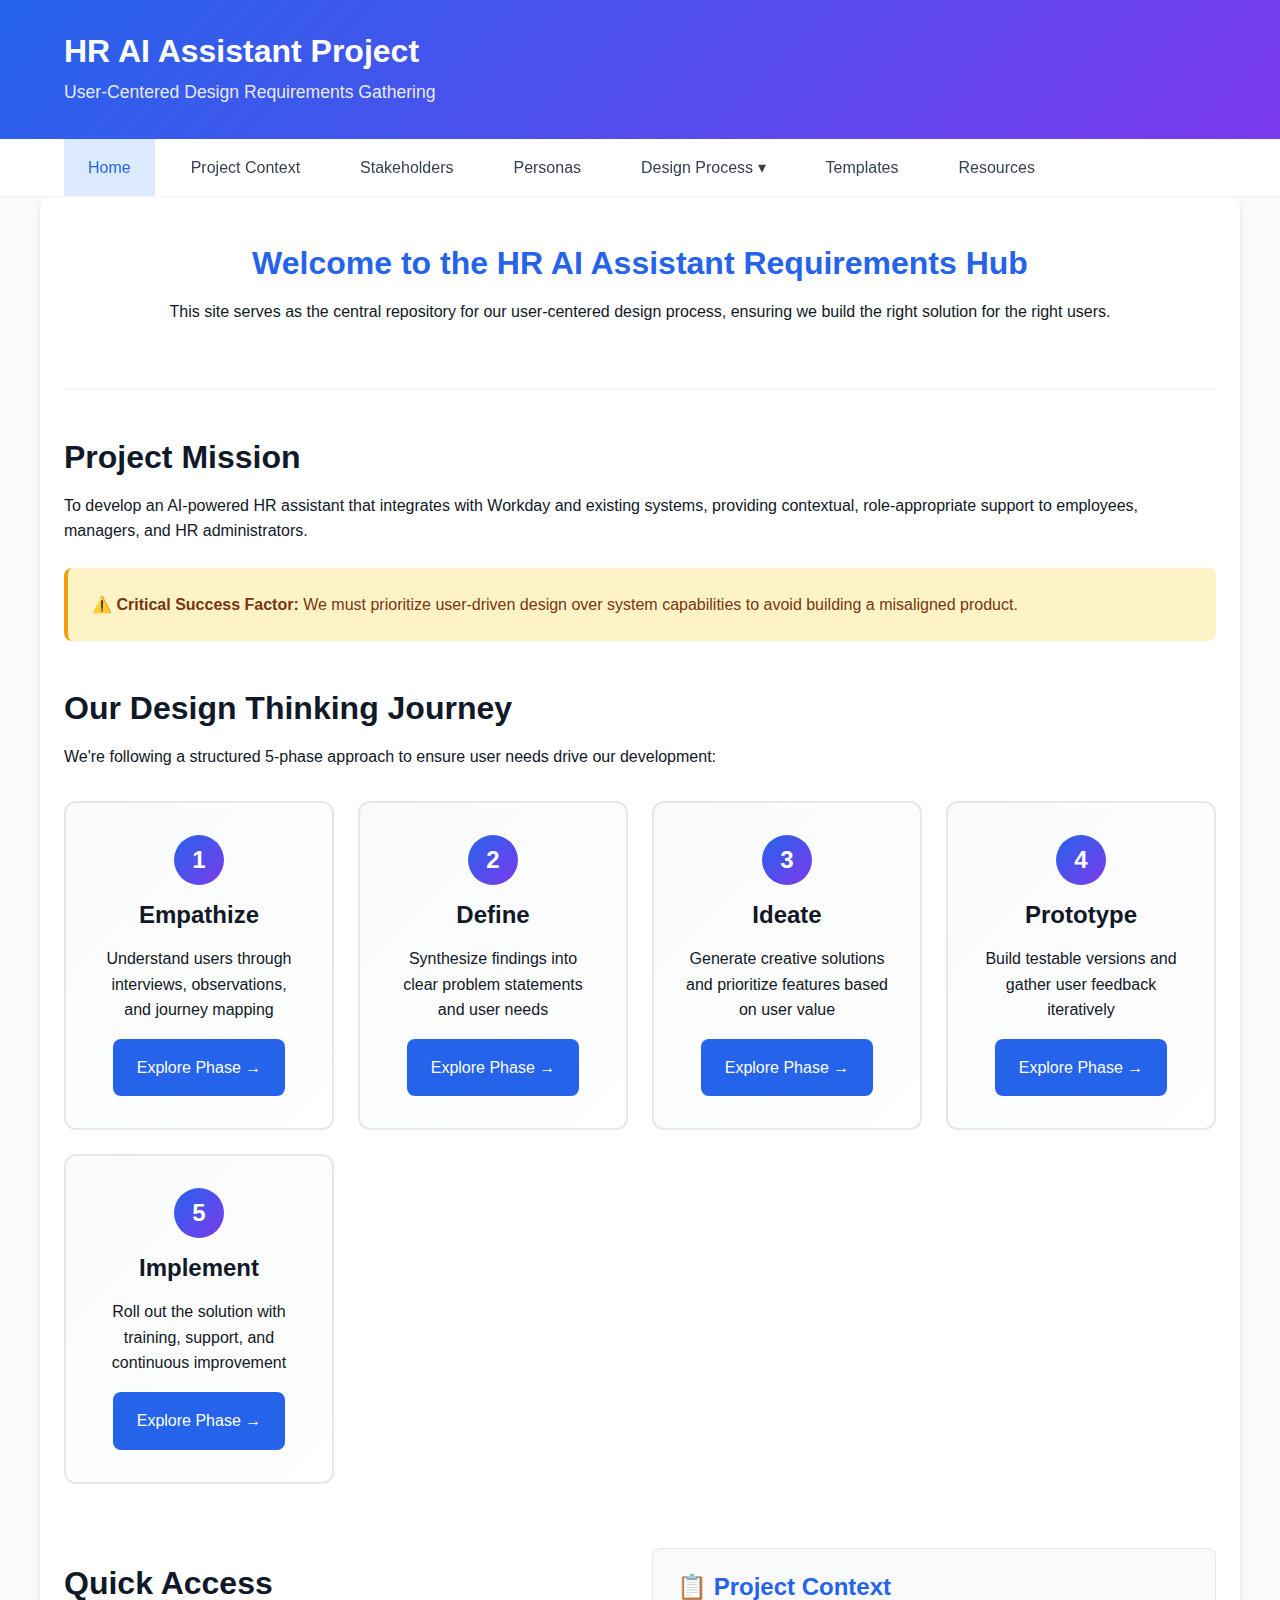
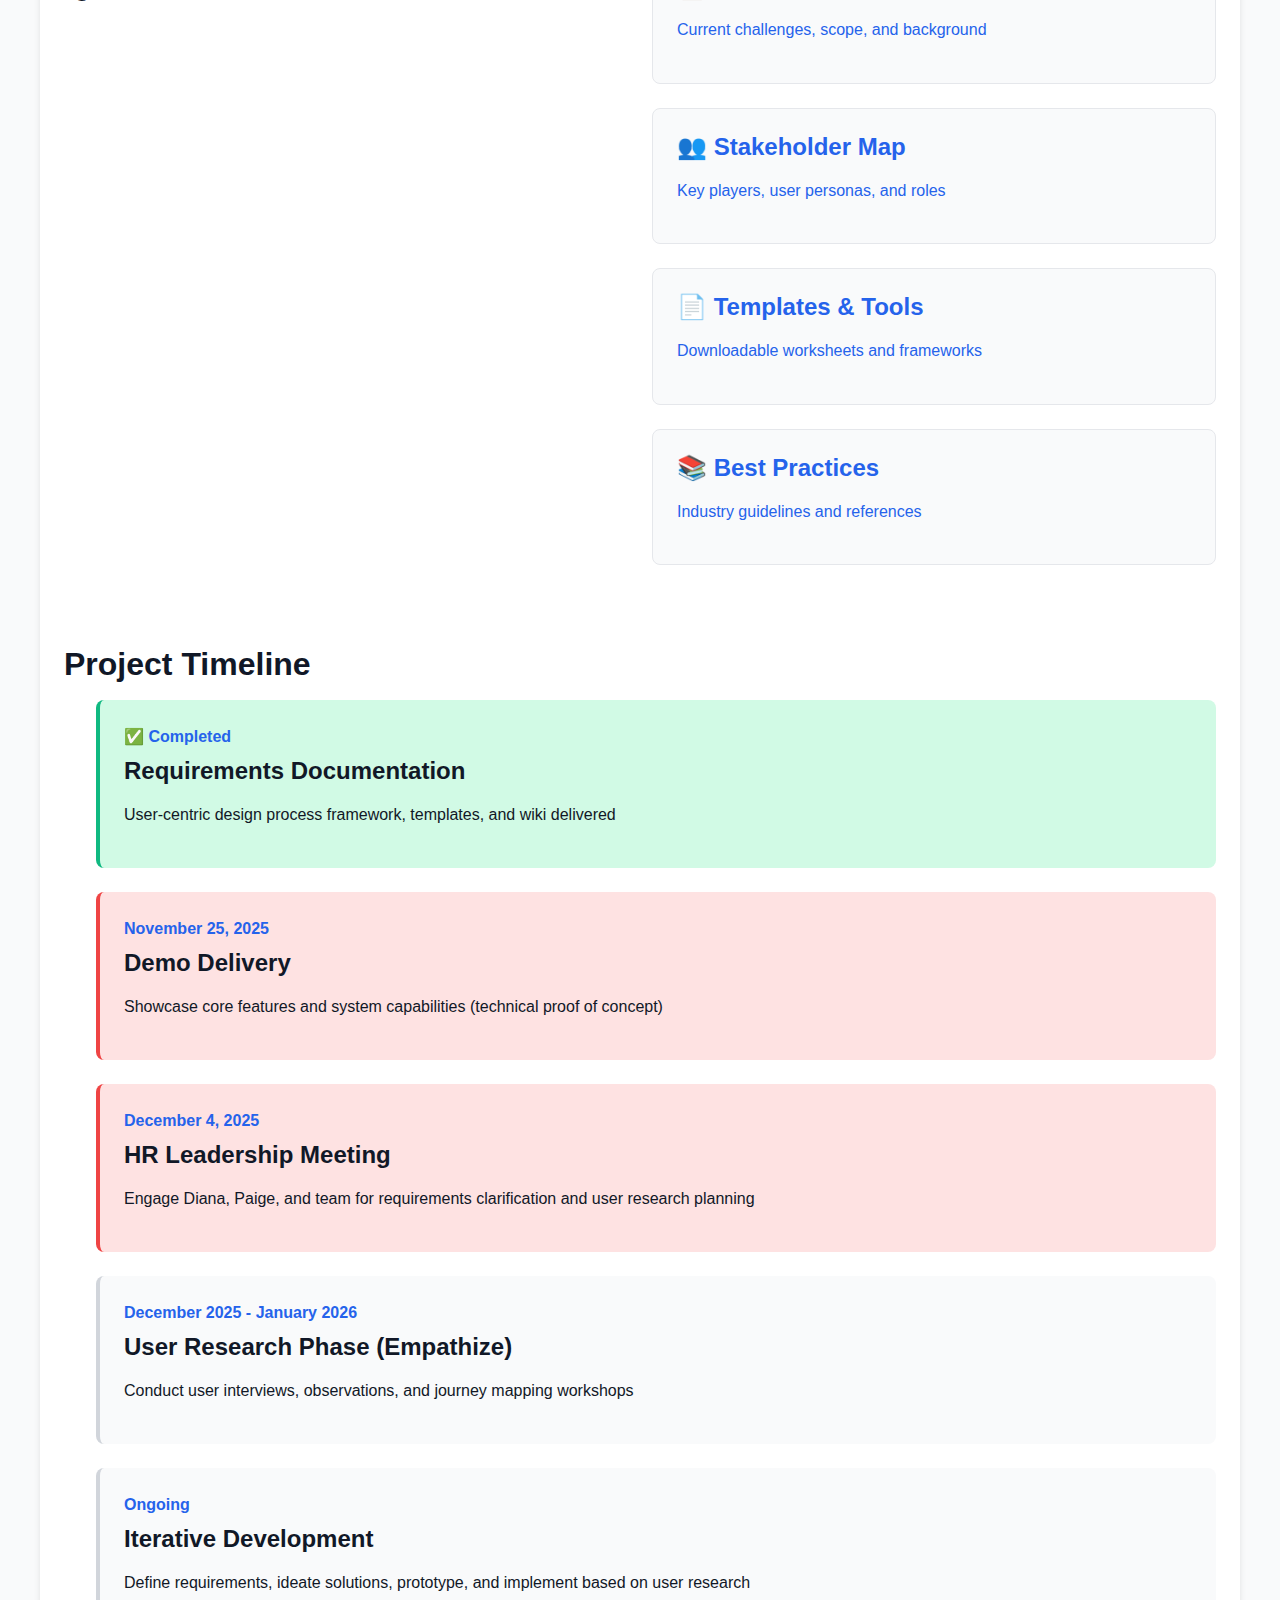
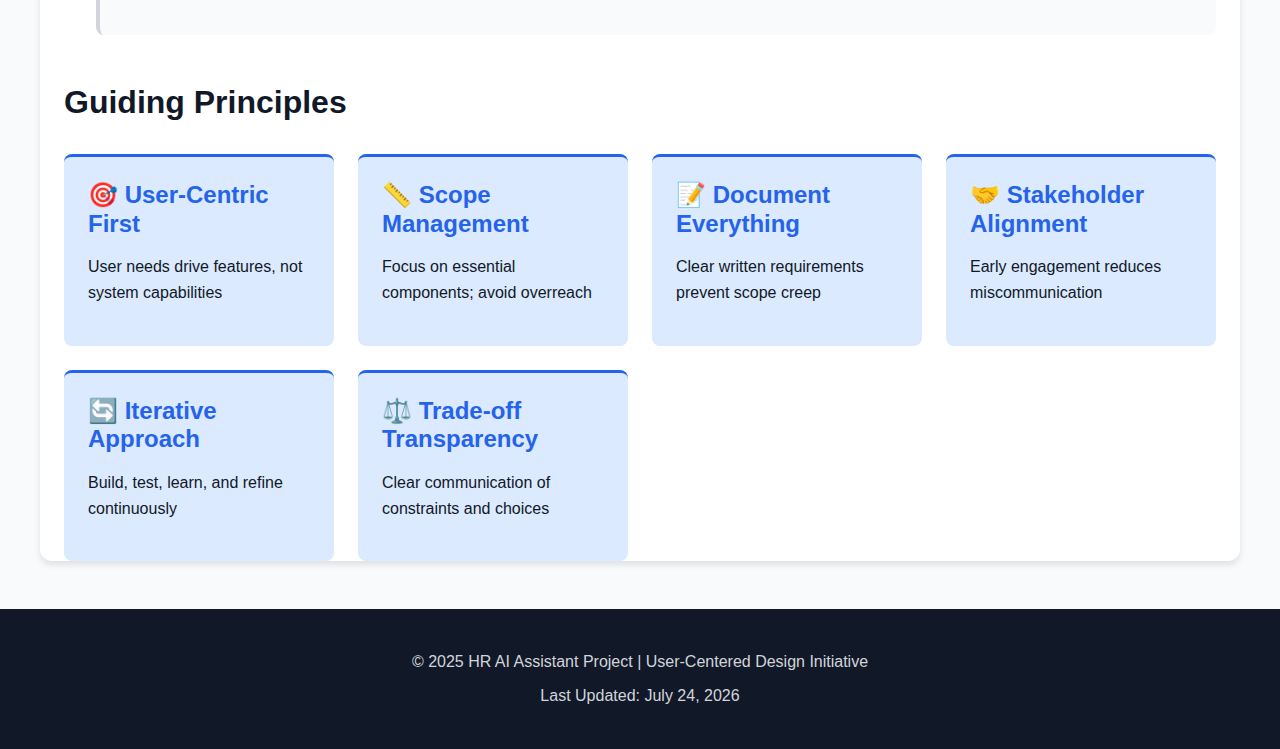
<file: index.html>
<!DOCTYPE html>
<html lang="en">
<head>
    <meta charset="UTF-8">
    <meta name="viewport" content="width=device-width, initial-scale=1.0">
    <title>HR AI Assistant - User-Centered Design Requirements</title>
    <link rel="stylesheet" href="css/style.css">
</head>
<body>
    <header>
        <div class="container">
            <h1>HR AI Assistant Project</h1>
            <p class="tagline">User-Centered Design Requirements Gathering</p>
        </div>
    </header>

    <nav>
        <div class="container">
            <ul>
                <li><a href="index.html" class="active">Home</a></li>
                <li><a href="context.html">Project Context</a></li>
                <li><a href="stakeholders.html">Stakeholders</a></li>
                <li><a href="personas.html">Personas</a></li>
                <li class="dropdown">
                    <a href="#" class="dropbtn">Design Process ▾</a>
                    <div class="dropdown-content">
                        <a href="phase1-empathize.html">1. Empathize</a>
                        <a href="phase2-define.html">2. Define</a>
                        <a href="phase3-ideate.html">3. Ideate</a>
                        <a href="phase4-prototype.html">4. Prototype</a>
                        <a href="phase5-implement.html">5. Implement</a>
                    </div>
                </li>
                <li><a href="templates.html">Templates</a></li>
                <li><a href="resources.html">Resources</a></li>
            </ul>
        </div>
    </nav>

    <main class="container">
        <section class="hero">
            <h2>Welcome to the HR AI Assistant Requirements Hub</h2>
            <p>This site serves as the central repository for our user-centered design process, ensuring we build the right solution for the right users.</p>
        </section>

        <section class="overview">
            <h2>Project Mission</h2>
            <p>To develop an AI-powered HR assistant that integrates with Workday and existing systems, providing contextual, role-appropriate support to employees, managers, and HR administrators.</p>

            <div class="alert warning">
                <strong>⚠️ Critical Success Factor:</strong> We must prioritize user-driven design over system capabilities to avoid building a misaligned product.
            </div>
        </section>

        <section class="design-thinking-process">
            <h2>Our Design Thinking Journey</h2>
            <p>We're following a structured 5-phase approach to ensure user needs drive our development:</p>

            <div class="process-grid">
                <div class="process-card">
                    <div class="phase-number">1</div>
                    <h3>Empathize</h3>
                    <p>Understand users through interviews, observations, and journey mapping</p>
                    <a href="phase1-empathize.html" class="btn">Explore Phase →</a>
                </div>

                <div class="process-card">
                    <div class="phase-number">2</div>
                    <h3>Define</h3>
                    <p>Synthesize findings into clear problem statements and user needs</p>
                    <a href="phase2-define.html" class="btn">Explore Phase →</a>
                </div>

                <div class="process-card">
                    <div class="phase-number">3</div>
                    <h3>Ideate</h3>
                    <p>Generate creative solutions and prioritize features based on user value</p>
                    <a href="phase3-ideate.html" class="btn">Explore Phase →</a>
                </div>

                <div class="process-card">
                    <div class="phase-number">4</div>
                    <h3>Prototype</h3>
                    <p>Build testable versions and gather user feedback iteratively</p>
                    <a href="phase4-prototype.html" class="btn">Explore Phase →</a>
                </div>

                <div class="process-card">
                    <div class="phase-number">5</div>
                    <h3>Implement</h3>
                    <p>Roll out the solution with training, support, and continuous improvement</p>
                    <a href="phase5-implement.html" class="btn">Explore Phase →</a>
                </div>
            </div>
        </section>

        <section class="quick-links">
            <h2>Quick Access</h2>
            <div class="links-grid">
                <a href="context.html" class="quick-link-card">
                    <h3>📋 Project Context</h3>
                    <p>Current challenges, scope, and background</p>
                </a>

                <a href="stakeholders.html" class="quick-link-card">
                    <h3>👥 Stakeholder Map</h3>
                    <p>Key players, user personas, and roles</p>
                </a>

                <a href="templates.html" class="quick-link-card">
                    <h3>📄 Templates & Tools</h3>
                    <p>Downloadable worksheets and frameworks</p>
                </a>

                <a href="resources.html" class="quick-link-card">
                    <h3>📚 Best Practices</h3>
                    <p>Industry guidelines and references</p>
                </a>
            </div>
        </section>

        <section class="timeline">
            <h2>Project Timeline</h2>
            <div class="timeline-container">
                <div class="timeline-item" style="background-color: #d1fae5; border-left-color: #10b981;">
                    <div class="timeline-date">✅ Completed</div>
                    <div class="timeline-content">
                        <h3>Requirements Documentation</h3>
                        <p>User-centric design process framework, templates, and wiki delivered</p>
                    </div>
                </div>

                <div class="timeline-item urgent">
                    <div class="timeline-date">November 25, 2025</div>
                    <div class="timeline-content">
                        <h3>Demo Delivery</h3>
                        <p>Showcase core features and system capabilities (technical proof of concept)</p>
                    </div>
                </div>

                <div class="timeline-item urgent">
                    <div class="timeline-date">December 4, 2025</div>
                    <div class="timeline-content">
                        <h3>HR Leadership Meeting</h3>
                        <p>Engage Diana, Paige, and team for requirements clarification and user research planning</p>
                    </div>
                </div>

                <div class="timeline-item">
                    <div class="timeline-date">December 2025 - January 2026</div>
                    <div class="timeline-content">
                        <h3>User Research Phase (Empathize)</h3>
                        <p>Conduct user interviews, observations, and journey mapping workshops</p>
                    </div>
                </div>

                <div class="timeline-item">
                    <div class="timeline-date">Ongoing</div>
                    <div class="timeline-content">
                        <h3>Iterative Development</h3>
                        <p>Define requirements, ideate solutions, prototype, and implement based on user research</p>
                    </div>
                </div>
            </div>
        </section>

        <section class="key-principles">
            <h2>Guiding Principles</h2>
            <div class="principles-grid">
                <div class="principle">
                    <h3>🎯 User-Centric First</h3>
                    <p>User needs drive features, not system capabilities</p>
                </div>

                <div class="principle">
                    <h3>📏 Scope Management</h3>
                    <p>Focus on essential components; avoid overreach</p>
                </div>

                <div class="principle">
                    <h3>📝 Document Everything</h3>
                    <p>Clear written requirements prevent scope creep</p>
                </div>

                <div class="principle">
                    <h3>🤝 Stakeholder Alignment</h3>
                    <p>Early engagement reduces miscommunication</p>
                </div>

                <div class="principle">
                    <h3>🔄 Iterative Approach</h3>
                    <p>Build, test, learn, and refine continuously</p>
                </div>

                <div class="principle">
                    <h3>⚖️ Trade-off Transparency</h3>
                    <p>Clear communication of constraints and choices</p>
                </div>
            </div>
        </section>
    </main>

    <footer>
        <div class="container">
            <p>&copy; 2025 HR AI Assistant Project | User-Centered Design Initiative</p>
            <p>Last Updated: <span id="lastUpdated"></span></p>
        </div>
    </footer>

    <script>
        // Display last updated date
        document.getElementById('lastUpdated').textContent = new Date().toLocaleDateString('en-US', {
            year: 'numeric',
            month: 'long',
            day: 'numeric'
        });
    </script>
</body>
</html>
</file>
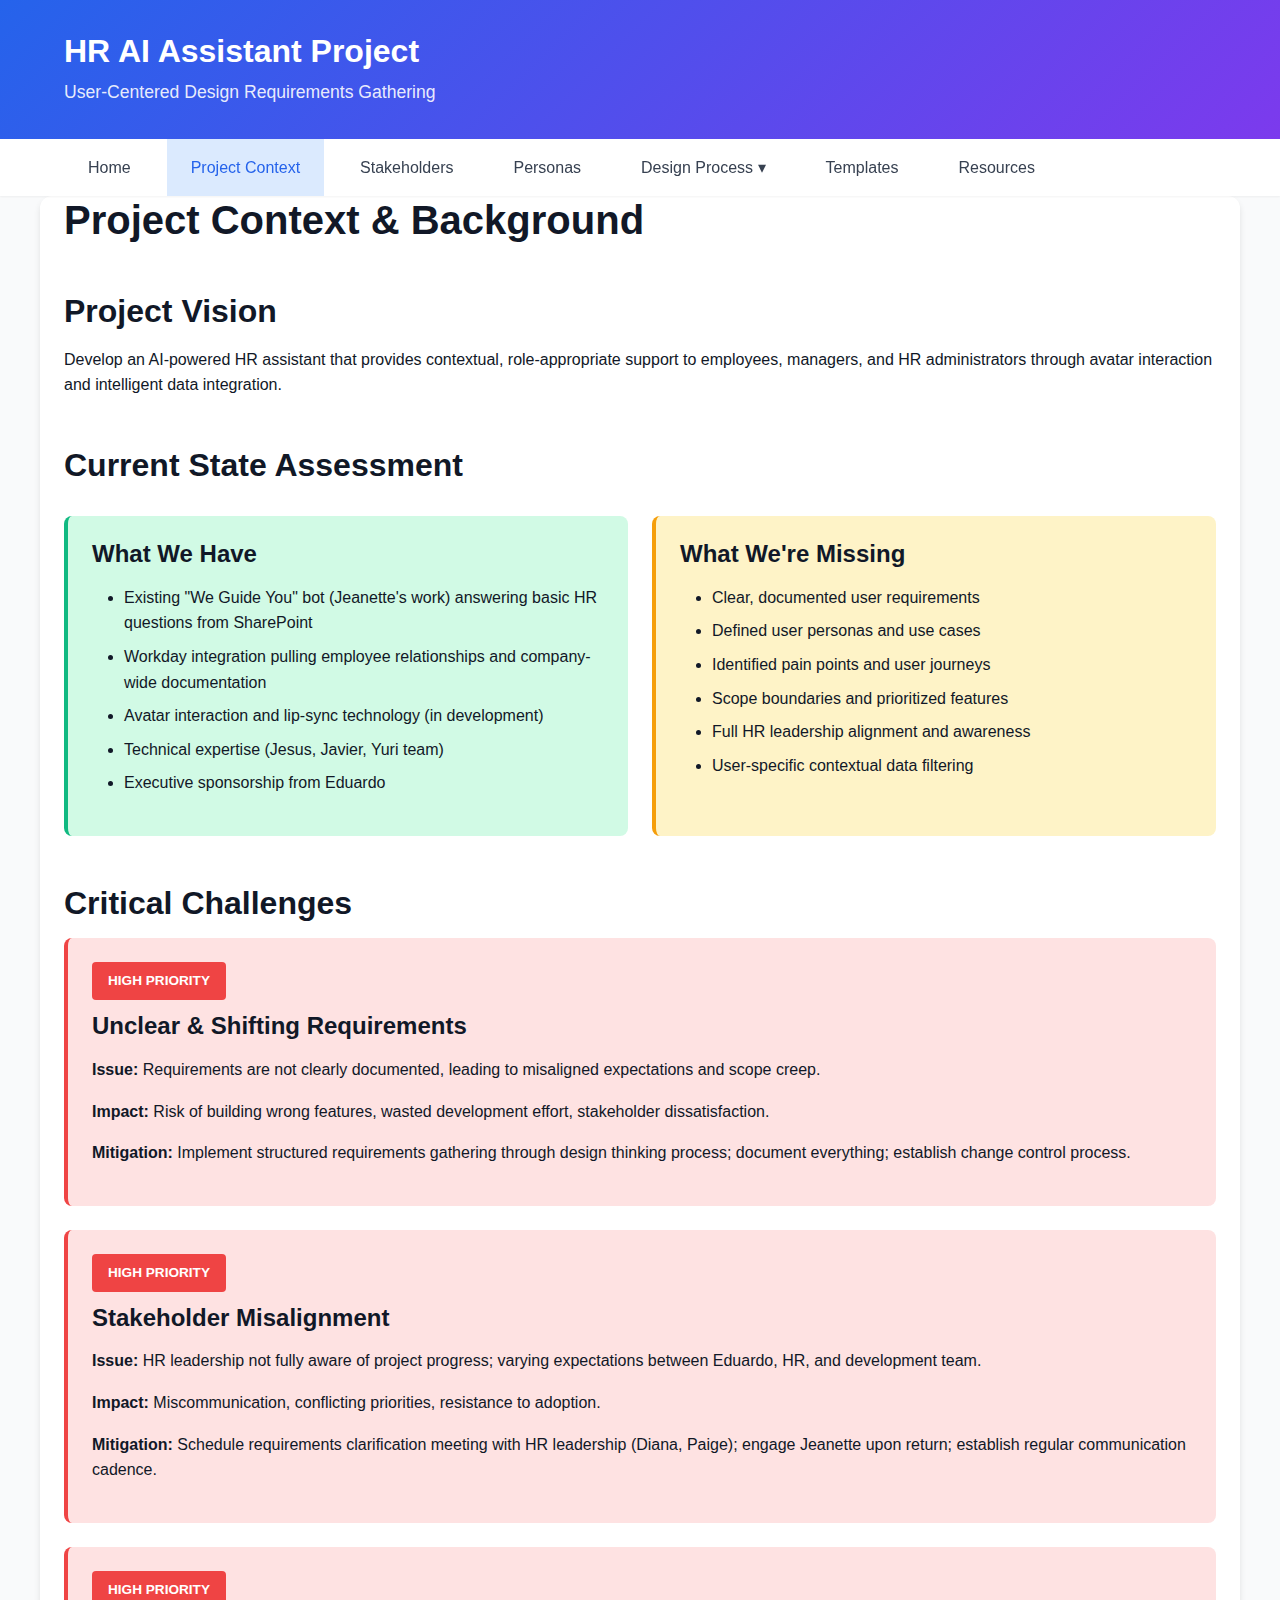
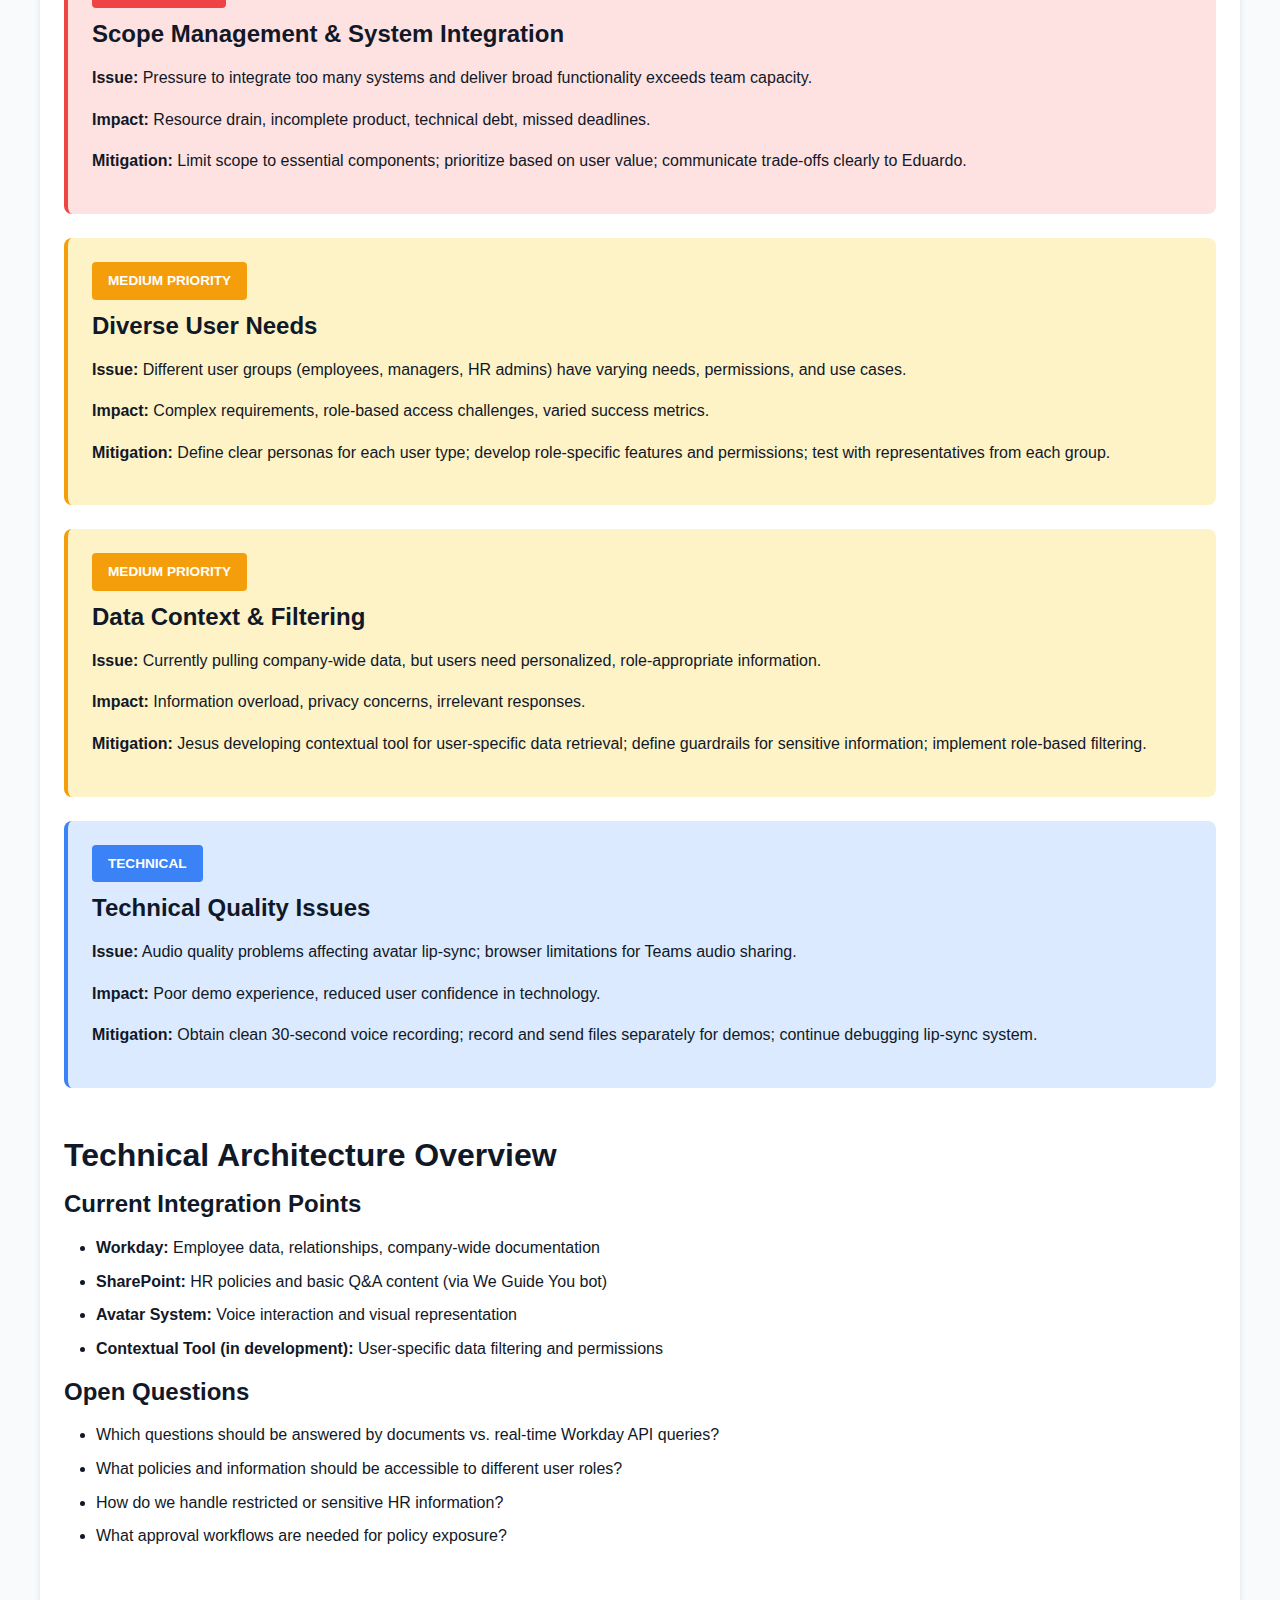
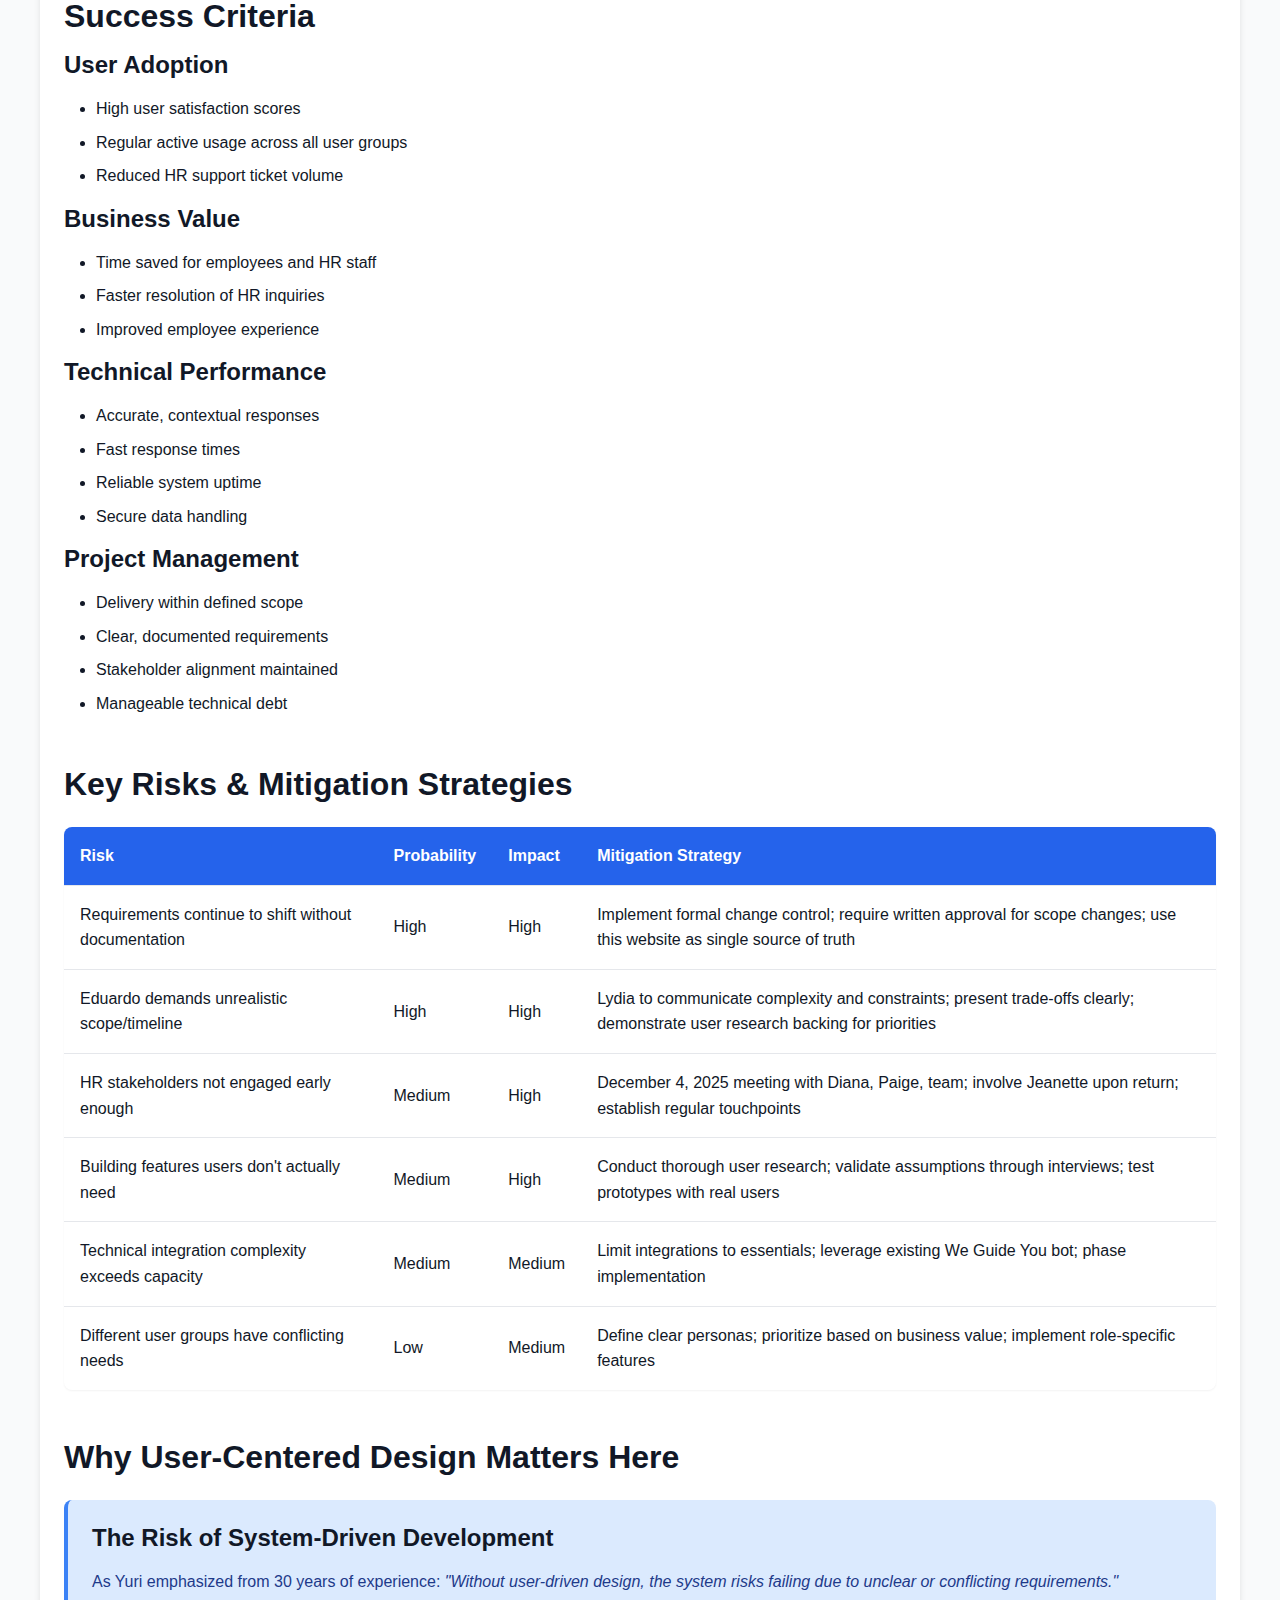
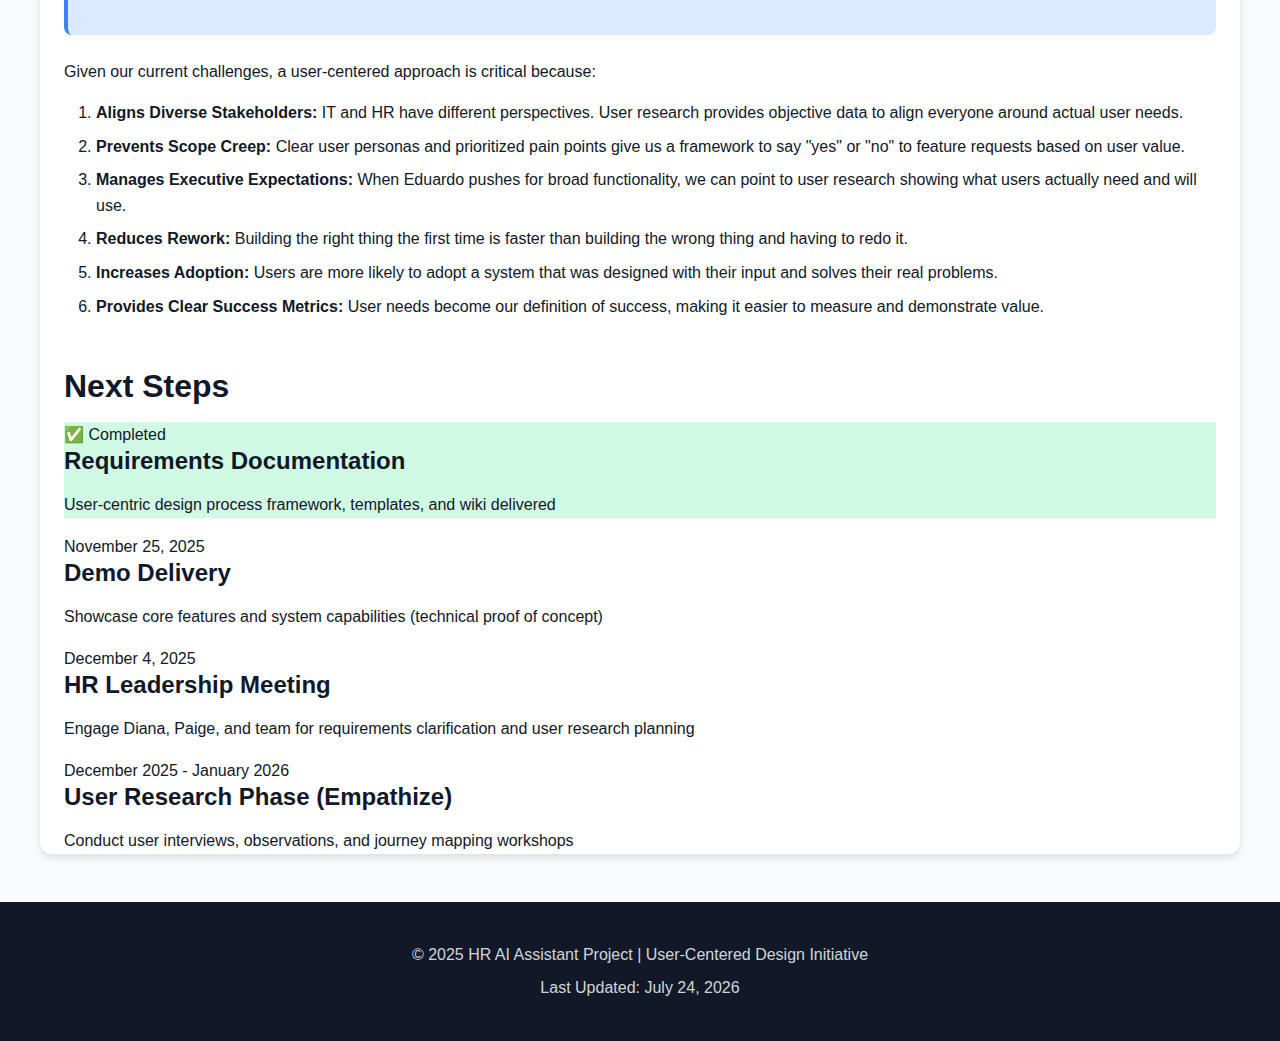
<file: context.html>
<!DOCTYPE html>
<html lang="en">
<head>
    <meta charset="UTF-8">
    <meta name="viewport" content="width=device-width, initial-scale=1.0">
    <title>Project Context - HR AI Assistant</title>
    <link rel="stylesheet" href="css/style.css">
</head>
<body>
    <header>
        <div class="container">
            <h1>HR AI Assistant Project</h1>
            <p class="tagline">User-Centered Design Requirements Gathering</p>
        </div>
    </header>

    <nav>
        <div class="container">
            <ul>
                <li><a href="index.html">Home</a></li>
                <li><a href="context.html" class="active">Project Context</a></li>
                <li><a href="stakeholders.html">Stakeholders</a></li>
                <li><a href="personas.html">Personas</a></li>
                <li class="dropdown">
                    <a href="#" class="dropbtn">Design Process ▾</a>
                    <div class="dropdown-content">
                        <a href="phase1-empathize.html">1. Empathize</a>
                        <a href="phase2-define.html">2. Define</a>
                        <a href="phase3-ideate.html">3. Ideate</a>
                        <a href="phase4-prototype.html">4. Prototype</a>
                        <a href="phase5-implement.html">5. Implement</a>
                    </div>
                </li>
                <li><a href="templates.html">Templates</a></li>
                <li><a href="resources.html">Resources</a></li>
            </ul>
        </div>
    </nav>

    <main class="container">
        <h1>Project Context & Background</h1>

        <section class="context-section">
            <h2>Project Vision</h2>
            <p>Develop an AI-powered HR assistant that provides contextual, role-appropriate support to employees, managers, and HR administrators through avatar interaction and intelligent data integration.</p>
        </section>

        <section class="context-section">
            <h2>Current State Assessment</h2>

            <div class="status-grid">
                <div class="status-card progress">
                    <h3>What We Have</h3>
                    <ul>
                        <li>Existing "We Guide You" bot (Jeanette's work) answering basic HR questions from SharePoint</li>
                        <li>Workday integration pulling employee relationships and company-wide documentation</li>
                        <li>Avatar interaction and lip-sync technology (in development)</li>
                        <li>Technical expertise (Jesus, Javier, Yuri team)</li>
                        <li>Executive sponsorship from Eduardo</li>
                    </ul>
                </div>

                <div class="status-card warning">
                    <h3>What We're Missing</h3>
                    <ul>
                        <li>Clear, documented user requirements</li>
                        <li>Defined user personas and use cases</li>
                        <li>Identified pain points and user journeys</li>
                        <li>Scope boundaries and prioritized features</li>
                        <li>Full HR leadership alignment and awareness</li>
                        <li>User-specific contextual data filtering</li>
                    </ul>
                </div>
            </div>
        </section>

        <section class="context-section">
            <h2>Critical Challenges</h2>

            <div class="challenge-list">
                <div class="challenge-item high">
                    <span class="priority-badge">HIGH PRIORITY</span>
                    <h3>Unclear & Shifting Requirements</h3>
                    <p><strong>Issue:</strong> Requirements are not clearly documented, leading to misaligned expectations and scope creep.</p>
                    <p><strong>Impact:</strong> Risk of building wrong features, wasted development effort, stakeholder dissatisfaction.</p>
                    <p><strong>Mitigation:</strong> Implement structured requirements gathering through design thinking process; document everything; establish change control process.</p>
                </div>

                <div class="challenge-item high">
                    <span class="priority-badge">HIGH PRIORITY</span>
                    <h3>Stakeholder Misalignment</h3>
                    <p><strong>Issue:</strong> HR leadership not fully aware of project progress; varying expectations between Eduardo, HR, and development team.</p>
                    <p><strong>Impact:</strong> Miscommunication, conflicting priorities, resistance to adoption.</p>
                    <p><strong>Mitigation:</strong> Schedule requirements clarification meeting with HR leadership (Diana, Paige); engage Jeanette upon return; establish regular communication cadence.</p>
                </div>

                <div class="challenge-item high">
                    <span class="priority-badge">HIGH PRIORITY</span>
                    <h3>Scope Management & System Integration</h3>
                    <p><strong>Issue:</strong> Pressure to integrate too many systems and deliver broad functionality exceeds team capacity.</p>
                    <p><strong>Impact:</strong> Resource drain, incomplete product, technical debt, missed deadlines.</p>
                    <p><strong>Mitigation:</strong> Limit scope to essential components; prioritize based on user value; communicate trade-offs clearly to Eduardo.</p>
                </div>

                <div class="challenge-item medium">
                    <span class="priority-badge">MEDIUM PRIORITY</span>
                    <h3>Diverse User Needs</h3>
                    <p><strong>Issue:</strong> Different user groups (employees, managers, HR admins) have varying needs, permissions, and use cases.</p>
                    <p><strong>Impact:</strong> Complex requirements, role-based access challenges, varied success metrics.</p>
                    <p><strong>Mitigation:</strong> Define clear personas for each user type; develop role-specific features and permissions; test with representatives from each group.</p>
                </div>

                <div class="challenge-item medium">
                    <span class="priority-badge">MEDIUM PRIORITY</span>
                    <h3>Data Context & Filtering</h3>
                    <p><strong>Issue:</strong> Currently pulling company-wide data, but users need personalized, role-appropriate information.</p>
                    <p><strong>Impact:</strong> Information overload, privacy concerns, irrelevant responses.</p>
                    <p><strong>Mitigation:</strong> Jesus developing contextual tool for user-specific data retrieval; define guardrails for sensitive information; implement role-based filtering.</p>
                </div>

                <div class="challenge-item low">
                    <span class="priority-badge">TECHNICAL</span>
                    <h3>Technical Quality Issues</h3>
                    <p><strong>Issue:</strong> Audio quality problems affecting avatar lip-sync; browser limitations for Teams audio sharing.</p>
                    <p><strong>Impact:</strong> Poor demo experience, reduced user confidence in technology.</p>
                    <p><strong>Mitigation:</strong> Obtain clean 30-second voice recording; record and send files separately for demos; continue debugging lip-sync system.</p>
                </div>
            </div>
        </section>

        <section class="context-section">
            <h2>Technical Architecture Overview</h2>

            <div class="architecture-box">
                <h3>Current Integration Points</h3>
                <ul>
                    <li><strong>Workday:</strong> Employee data, relationships, company-wide documentation</li>
                    <li><strong>SharePoint:</strong> HR policies and basic Q&A content (via We Guide You bot)</li>
                    <li><strong>Avatar System:</strong> Voice interaction and visual representation</li>
                    <li><strong>Contextual Tool (in development):</strong> User-specific data filtering and permissions</li>
                </ul>

                <h3>Open Questions</h3>
                <ul>
                    <li>Which questions should be answered by documents vs. real-time Workday API queries?</li>
                    <li>What policies and information should be accessible to different user roles?</li>
                    <li>How do we handle restricted or sensitive HR information?</li>
                    <li>What approval workflows are needed for policy exposure?</li>
                </ul>
            </div>
        </section>

        <section class="context-section">
            <h2>Success Criteria</h2>

            <div class="success-metrics">
                <div class="metric-category">
                    <h3>User Adoption</h3>
                    <ul>
                        <li>High user satisfaction scores</li>
                        <li>Regular active usage across all user groups</li>
                        <li>Reduced HR support ticket volume</li>
                    </ul>
                </div>

                <div class="metric-category">
                    <h3>Business Value</h3>
                    <ul>
                        <li>Time saved for employees and HR staff</li>
                        <li>Faster resolution of HR inquiries</li>
                        <li>Improved employee experience</li>
                    </ul>
                </div>

                <div class="metric-category">
                    <h3>Technical Performance</h3>
                    <ul>
                        <li>Accurate, contextual responses</li>
                        <li>Fast response times</li>
                        <li>Reliable system uptime</li>
                        <li>Secure data handling</li>
                    </ul>
                </div>

                <div class="metric-category">
                    <h3>Project Management</h3>
                    <ul>
                        <li>Delivery within defined scope</li>
                        <li>Clear, documented requirements</li>
                        <li>Stakeholder alignment maintained</li>
                        <li>Manageable technical debt</li>
                    </ul>
                </div>
            </div>
        </section>

        <section class="context-section">
            <h2>Key Risks & Mitigation Strategies</h2>

            <table class="risk-table">
                <thead>
                    <tr>
                        <th>Risk</th>
                        <th>Probability</th>
                        <th>Impact</th>
                        <th>Mitigation Strategy</th>
                    </tr>
                </thead>
                <tbody>
                    <tr>
                        <td>Requirements continue to shift without documentation</td>
                        <td>High</td>
                        <td>High</td>
                        <td>Implement formal change control; require written approval for scope changes; use this website as single source of truth</td>
                    </tr>
                    <tr>
                        <td>Eduardo demands unrealistic scope/timeline</td>
                        <td>High</td>
                        <td>High</td>
                        <td>Lydia to communicate complexity and constraints; present trade-offs clearly; demonstrate user research backing for priorities</td>
                    </tr>
                    <tr>
                        <td>HR stakeholders not engaged early enough</td>
                        <td>Medium</td>
                        <td>High</td>
                        <td>December 4, 2025 meeting with Diana, Paige, team; involve Jeanette upon return; establish regular touchpoints</td>
                    </tr>
                    <tr>
                        <td>Building features users don't actually need</td>
                        <td>Medium</td>
                        <td>High</td>
                        <td>Conduct thorough user research; validate assumptions through interviews; test prototypes with real users</td>
                    </tr>
                    <tr>
                        <td>Technical integration complexity exceeds capacity</td>
                        <td>Medium</td>
                        <td>Medium</td>
                        <td>Limit integrations to essentials; leverage existing We Guide You bot; phase implementation</td>
                    </tr>
                    <tr>
                        <td>Different user groups have conflicting needs</td>
                        <td>Low</td>
                        <td>Medium</td>
                        <td>Define clear personas; prioritize based on business value; implement role-specific features</td>
                    </tr>
                </tbody>
            </table>
        </section>

        <section class="context-section">
            <h2>Why User-Centered Design Matters Here</h2>

            <div class="alert info">
                <h3>The Risk of System-Driven Development</h3>
                <p>As Yuri emphasized from 30 years of experience: <em>"Without user-driven design, the system risks failing due to unclear or conflicting requirements."</em></p>
            </div>

            <p>Given our current challenges, a user-centered approach is critical because:</p>

            <ol class="benefits-list">
                <li><strong>Aligns Diverse Stakeholders:</strong> IT and HR have different perspectives. User research provides objective data to align everyone around actual user needs.</li>

                <li><strong>Prevents Scope Creep:</strong> Clear user personas and prioritized pain points give us a framework to say "yes" or "no" to feature requests based on user value.</li>

                <li><strong>Manages Executive Expectations:</strong> When Eduardo pushes for broad functionality, we can point to user research showing what users actually need and will use.</li>

                <li><strong>Reduces Rework:</strong> Building the right thing the first time is faster than building the wrong thing and having to redo it.</li>

                <li><strong>Increases Adoption:</strong> Users are more likely to adopt a system that was designed with their input and solves their real problems.</li>

                <li><strong>Provides Clear Success Metrics:</strong> User needs become our definition of success, making it easier to measure and demonstrate value.</li>
            </ol>
        </section>

        <section class="context-section">
            <h2>Next Steps</h2>

            <div class="next-steps-grid">
                <div class="step-card" style="background-color: #d1fae5; border-left-color: #10b981;">
                    <span class="deadline">✅ Completed</span>
                    <h3>Requirements Documentation</h3>
                    <p>User-centric design process framework, templates, and wiki delivered</p>
                </div>

                <div class="step-card urgent">
                    <span class="deadline">November 25, 2025</span>
                    <h3>Demo Delivery</h3>
                    <p>Showcase core features and system capabilities (technical proof of concept)</p>
                </div>

                <div class="step-card urgent">
                    <span class="deadline">December 4, 2025</span>
                    <h3>HR Leadership Meeting</h3>
                    <p>Engage Diana, Paige, and team for requirements clarification and user research planning</p>
                </div>

                <div class="step-card">
                    <span class="deadline">December 2025 - January 2026</span>
                    <h3>User Research Phase (Empathize)</h3>
                    <p>Conduct user interviews, observations, and journey mapping workshops</p>
                </div>
            </div>
        </section>
    </main>

    <footer>
        <div class="container">
            <p>&copy; 2025 HR AI Assistant Project | User-Centered Design Initiative</p>
            <p>Last Updated: <span id="lastUpdated"></span></p>
        </div>
    </footer>

    <script>
        document.getElementById('lastUpdated').textContent = new Date().toLocaleDateString('en-US', {
            year: 'numeric',
            month: 'long',
            day: 'numeric'
        });
    </script>
</body>
</html>
</file>
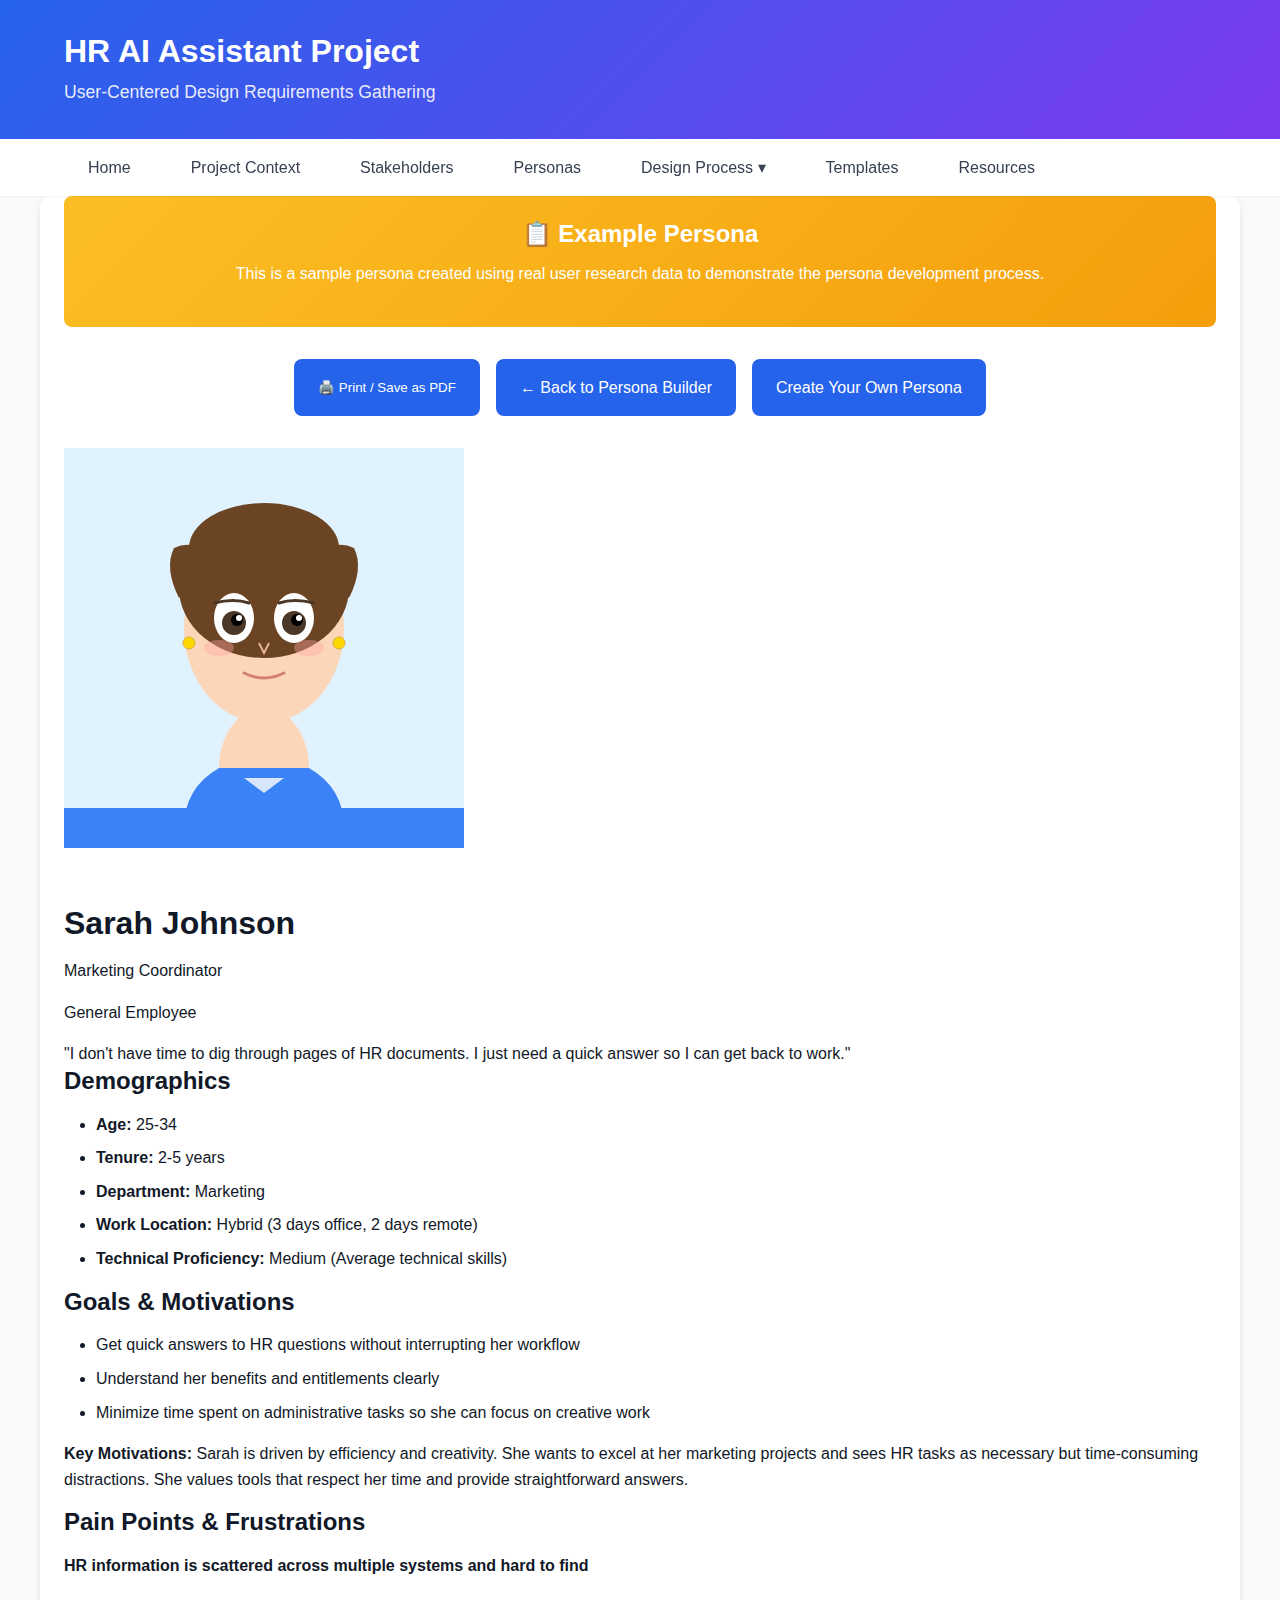
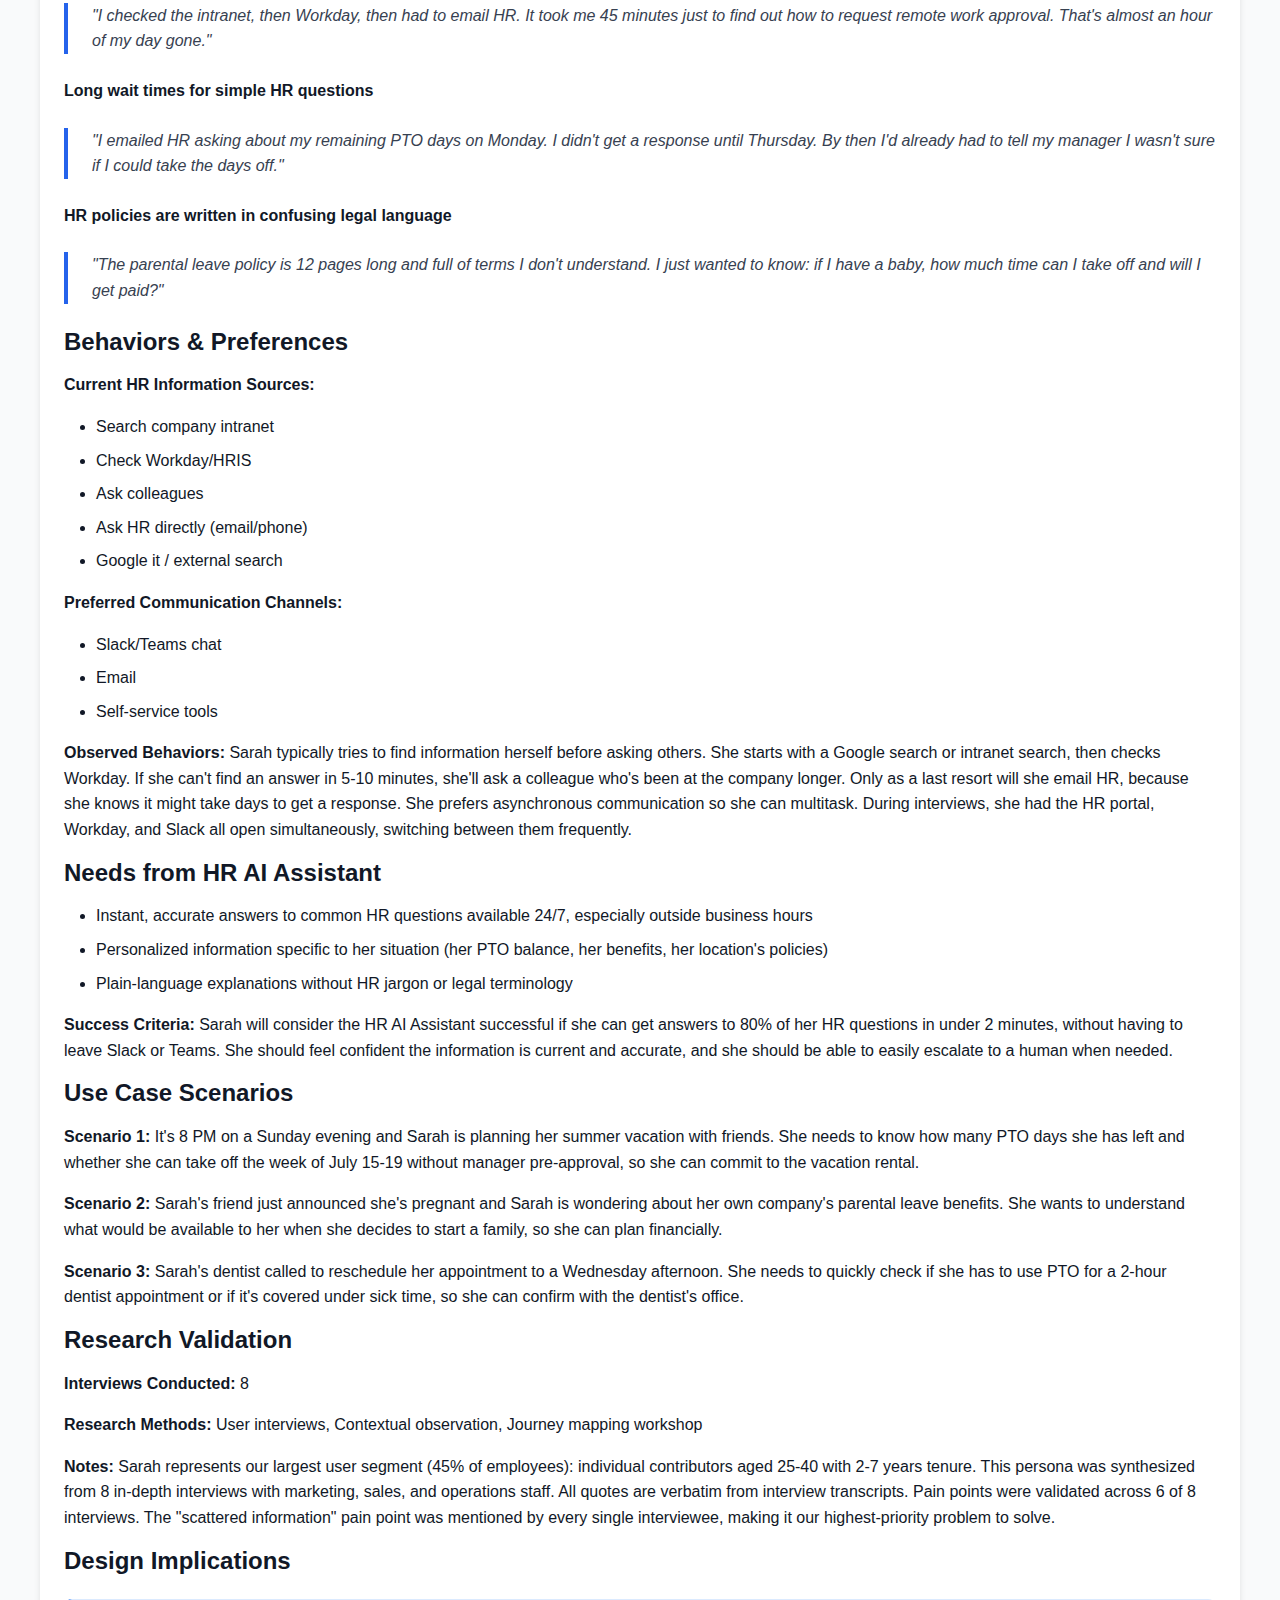
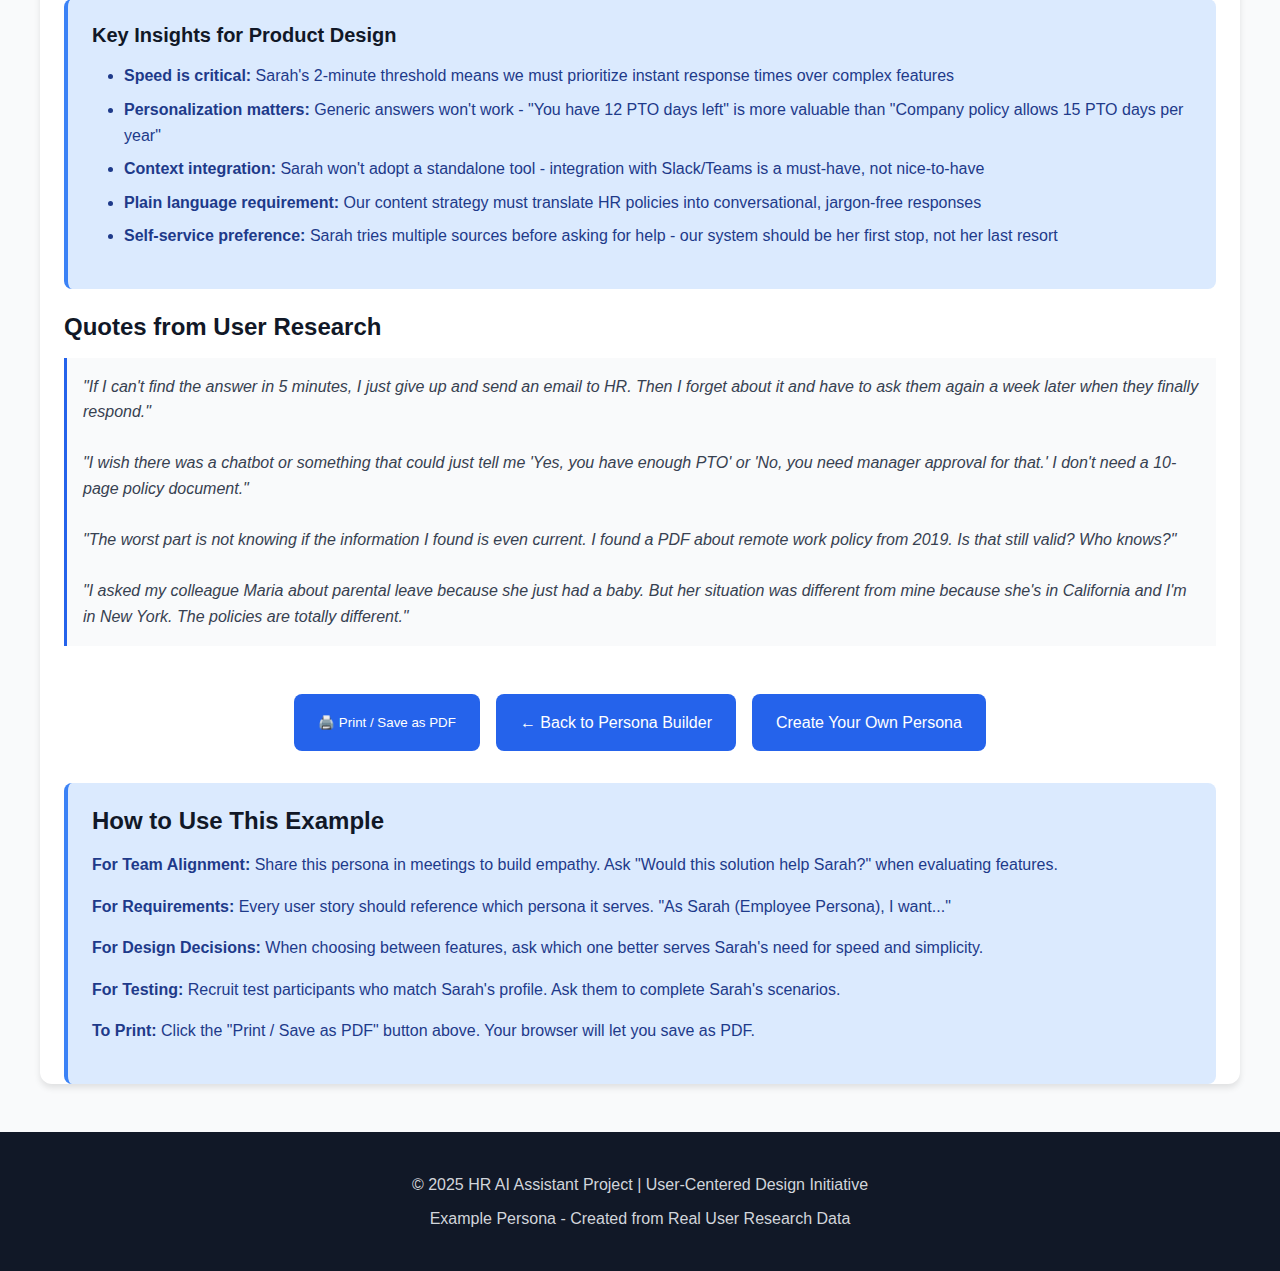
<file: persona-example.html>
<!DOCTYPE html>
<html lang="en">
<head>
    <meta charset="UTF-8">
    <meta name="viewport" content="width=device-width, initial-scale=1.0">
    <title>Example Persona: Sarah Johnson - HR AI Assistant</title>
    <link rel="stylesheet" href="css/style.css">
    <style>
        @media print {
            .no-print {
                display: none !important;
            }
            body {
                background: white;
            }
            main {
                box-shadow: none;
                margin: 0;
                padding: 20px;
            }
        }

        .example-notice {
            background: linear-gradient(135deg, #fbbf24, #f59e0b);
            color: white;
            padding: var(--spacing-lg);
            border-radius: var(--radius-md);
            margin-bottom: var(--spacing-xl);
            text-align: center;
        }

        .example-notice h3 {
            margin: 0 0 var(--spacing-sm) 0;
            color: white;
        }

        .print-actions {
            display: flex;
            gap: var(--spacing-md);
            justify-content: center;
            margin: var(--spacing-xl) 0;
            flex-wrap: wrap;
        }

        @media print {
            .example-notice,
            .print-actions {
                display: none;
            }
        }
    </style>
</head>
<body>
    <header>
        <div class="container">
            <h1>HR AI Assistant Project</h1>
            <p class="tagline">User-Centered Design Requirements Gathering</p>
        </div>
    </header>

    <nav class="no-print">
        <div class="container">
            <ul>
                <li><a href="index.html">Home</a></li>
                <li><a href="context.html">Project Context</a></li>
                <li><a href="stakeholders.html">Stakeholders</a></li>
                <li><a href="personas.html">Personas</a></li>
                <li class="dropdown">
                    <a href="#" class="dropbtn">Design Process ▾</a>
                    <div class="dropdown-content">
                        <a href="phase1-empathize.html">1. Empathize</a>
                        <a href="phase2-define.html">2. Define</a>
                        <a href="phase3-ideate.html">3. Ideate</a>
                        <a href="phase4-prototype.html">4. Prototype</a>
                        <a href="phase5-implement.html">5. Implement</a>
                    </div>
                </li>
                <li><a href="templates.html">Templates</a></li>
                <li><a href="resources.html">Resources</a></li>
            </ul>
        </div>
    </nav>

    <main class="container">
        <div class="example-notice no-print">
            <h3>📋 Example Persona</h3>
            <p>This is a sample persona created using real user research data to demonstrate the persona development process.</p>
        </div>

        <div class="print-actions no-print">
            <button onclick="window.print()" class="btn btn-primary">🖨️ Print / Save as PDF</button>
            <a href="personas.html" class="btn">← Back to Persona Builder</a>
            <a href="personas.html#persona-form-section" class="btn btn-secondary">Create Your Own Persona</a>
        </div>

        <div class="persona-preview-card">
            <div class="preview-header">
                <img src="assets/persona-sarah-johnson.svg" alt="Sarah Johnson" class="preview-photo">
                <div class="preview-header-info">
                    <h2>Sarah Johnson</h2>
                    <p class="preview-role">Marketing Coordinator</p>
                    <p class="preview-type">General Employee</p>
                </div>
            </div>

            <div class="preview-quote">
                "I don't have time to dig through pages of HR documents. I just need a quick answer so I can get back to work."
            </div>

            <div class="preview-section">
                <h3>Demographics</h3>
                <ul>
                    <li><strong>Age:</strong> 25-34</li>
                    <li><strong>Tenure:</strong> 2-5 years</li>
                    <li><strong>Department:</strong> Marketing</li>
                    <li><strong>Work Location:</strong> Hybrid (3 days office, 2 days remote)</li>
                    <li><strong>Technical Proficiency:</strong> Medium (Average technical skills)</li>
                </ul>
            </div>

            <div class="preview-section">
                <h3>Goals & Motivations</h3>
                <ul>
                    <li>Get quick answers to HR questions without interrupting her workflow</li>
                    <li>Understand her benefits and entitlements clearly</li>
                    <li>Minimize time spent on administrative tasks so she can focus on creative work</li>
                </ul>
                <p><strong>Key Motivations:</strong> Sarah is driven by efficiency and creativity. She wants to excel at her marketing projects and sees HR tasks as necessary but time-consuming distractions. She values tools that respect her time and provide straightforward answers.</p>
            </div>

            <div class="preview-section">
                <h3>Pain Points & Frustrations</h3>

                <div class="pain-point">
                    <strong>HR information is scattered across multiple systems and hard to find</strong>
                    <blockquote>"I checked the intranet, then Workday, then had to email HR. It took me 45 minutes just to find out how to request remote work approval. That's almost an hour of my day gone."</blockquote>
                </div>

                <div class="pain-point">
                    <strong>Long wait times for simple HR questions</strong>
                    <blockquote>"I emailed HR asking about my remaining PTO days on Monday. I didn't get a response until Thursday. By then I'd already had to tell my manager I wasn't sure if I could take the days off."</blockquote>
                </div>

                <div class="pain-point">
                    <strong>HR policies are written in confusing legal language</strong>
                    <blockquote>"The parental leave policy is 12 pages long and full of terms I don't understand. I just wanted to know: if I have a baby, how much time can I take off and will I get paid?"</blockquote>
                </div>
            </div>

            <div class="preview-section">
                <h3>Behaviors & Preferences</h3>

                <p><strong>Current HR Information Sources:</strong></p>
                <ul>
                    <li>Search company intranet</li>
                    <li>Check Workday/HRIS</li>
                    <li>Ask colleagues</li>
                    <li>Ask HR directly (email/phone)</li>
                    <li>Google it / external search</li>
                </ul>

                <p><strong>Preferred Communication Channels:</strong></p>
                <ul>
                    <li>Slack/Teams chat</li>
                    <li>Email</li>
                    <li>Self-service tools</li>
                </ul>

                <p><strong>Observed Behaviors:</strong> Sarah typically tries to find information herself before asking others. She starts with a Google search or intranet search, then checks Workday. If she can't find an answer in 5-10 minutes, she'll ask a colleague who's been at the company longer. Only as a last resort will she email HR, because she knows it might take days to get a response. She prefers asynchronous communication so she can multitask. During interviews, she had the HR portal, Workday, and Slack all open simultaneously, switching between them frequently.</p>
            </div>

            <div class="preview-section">
                <h3>Needs from HR AI Assistant</h3>
                <ul>
                    <li>Instant, accurate answers to common HR questions available 24/7, especially outside business hours</li>
                    <li>Personalized information specific to her situation (her PTO balance, her benefits, her location's policies)</li>
                    <li>Plain-language explanations without HR jargon or legal terminology</li>
                </ul>
                <p><strong>Success Criteria:</strong> Sarah will consider the HR AI Assistant successful if she can get answers to 80% of her HR questions in under 2 minutes, without having to leave Slack or Teams. She should feel confident the information is current and accurate, and she should be able to easily escalate to a human when needed.</p>
            </div>

            <div class="preview-section">
                <h3>Use Case Scenarios</h3>

                <p><strong>Scenario 1:</strong> It's 8 PM on a Sunday evening and Sarah is planning her summer vacation with friends. She needs to know how many PTO days she has left and whether she can take off the week of July 15-19 without manager pre-approval, so she can commit to the vacation rental.</p>

                <p><strong>Scenario 2:</strong> Sarah's friend just announced she's pregnant and Sarah is wondering about her own company's parental leave benefits. She wants to understand what would be available to her when she decides to start a family, so she can plan financially.</p>

                <p><strong>Scenario 3:</strong> Sarah's dentist called to reschedule her appointment to a Wednesday afternoon. She needs to quickly check if she has to use PTO for a 2-hour dentist appointment or if it's covered under sick time, so she can confirm with the dentist's office.</p>
            </div>

            <div class="preview-section preview-research">
                <h3>Research Validation</h3>
                <p><strong>Interviews Conducted:</strong> 8</p>
                <p><strong>Research Methods:</strong> User interviews, Contextual observation, Journey mapping workshop</p>
                <p><strong>Notes:</strong> Sarah represents our largest user segment (45% of employees): individual contributors aged 25-40 with 2-7 years tenure. This persona was synthesized from 8 in-depth interviews with marketing, sales, and operations staff. All quotes are verbatim from interview transcripts. Pain points were validated across 6 of 8 interviews. The "scattered information" pain point was mentioned by every single interviewee, making it our highest-priority problem to solve.</p>
            </div>

            <div class="preview-section">
                <h3>Design Implications</h3>
                <div class="alert info">
                    <h4>Key Insights for Product Design</h4>
                    <ul>
                        <li><strong>Speed is critical:</strong> Sarah's 2-minute threshold means we must prioritize instant response times over complex features</li>
                        <li><strong>Personalization matters:</strong> Generic answers won't work - "You have 12 PTO days left" is more valuable than "Company policy allows 15 PTO days per year"</li>
                        <li><strong>Context integration:</strong> Sarah won't adopt a standalone tool - integration with Slack/Teams is a must-have, not nice-to-have</li>
                        <li><strong>Plain language requirement:</strong> Our content strategy must translate HR policies into conversational, jargon-free responses</li>
                        <li><strong>Self-service preference:</strong> Sarah tries multiple sources before asking for help - our system should be her first stop, not her last resort</li>
                    </ul>
                </div>
            </div>

            <div class="preview-section">
                <h3>Quotes from User Research</h3>
                <blockquote style="margin: 1rem 0; padding: 1rem; background: var(--gray-50); border-left: 3px solid var(--primary-blue);">
                    "If I can't find the answer in 5 minutes, I just give up and send an email to HR. Then I forget about it and have to ask them again a week later when they finally respond."
                    <br><br>
                    "I wish there was a chatbot or something that could just tell me 'Yes, you have enough PTO' or 'No, you need manager approval for that.' I don't need a 10-page policy document."
                    <br><br>
                    "The worst part is not knowing if the information I found is even current. I found a PDF about remote work policy from 2019. Is that still valid? Who knows?"
                    <br><br>
                    "I asked my colleague Maria about parental leave because she just had a baby. But her situation was different from mine because she's in California and I'm in New York. The policies are totally different."
                </blockquote>
            </div>
        </div>

        <div class="print-actions no-print" style="margin-top: var(--spacing-2xl);">
            <button onclick="window.print()" class="btn btn-primary">🖨️ Print / Save as PDF</button>
            <a href="personas.html" class="btn">← Back to Persona Builder</a>
            <a href="personas.html#persona-form-section" class="btn btn-secondary">Create Your Own Persona</a>
        </div>

        <div class="alert info no-print" style="margin-top: var(--spacing-xl);">
            <h3>How to Use This Example</h3>
            <p><strong>For Team Alignment:</strong> Share this persona in meetings to build empathy. Ask "Would this solution help Sarah?" when evaluating features.</p>
            <p><strong>For Requirements:</strong> Every user story should reference which persona it serves. "As Sarah (Employee Persona), I want..."</p>
            <p><strong>For Design Decisions:</strong> When choosing between features, ask which one better serves Sarah's need for speed and simplicity.</p>
            <p><strong>For Testing:</strong> Recruit test participants who match Sarah's profile. Ask them to complete Sarah's scenarios.</p>
            <p><strong>To Print:</strong> Click the "Print / Save as PDF" button above. Your browser will let you save as PDF.</p>
        </div>
    </main>

    <footer class="no-print">
        <div class="container">
            <p>&copy; 2025 HR AI Assistant Project | User-Centered Design Initiative</p>
            <p>Example Persona - Created from Real User Research Data</p>
        </div>
    </footer>

    <script>
        // Add smooth scroll for anchor links
        document.querySelectorAll('a[href^="#"]').forEach(anchor => {
            anchor.addEventListener('click', function (e) {
                e.preventDefault();
                const target = document.querySelector(this.getAttribute('href'));
                if (target) {
                    target.scrollIntoView({ behavior: 'smooth' });
                }
            });
        });
    </script>
</body>
</html>
</file>
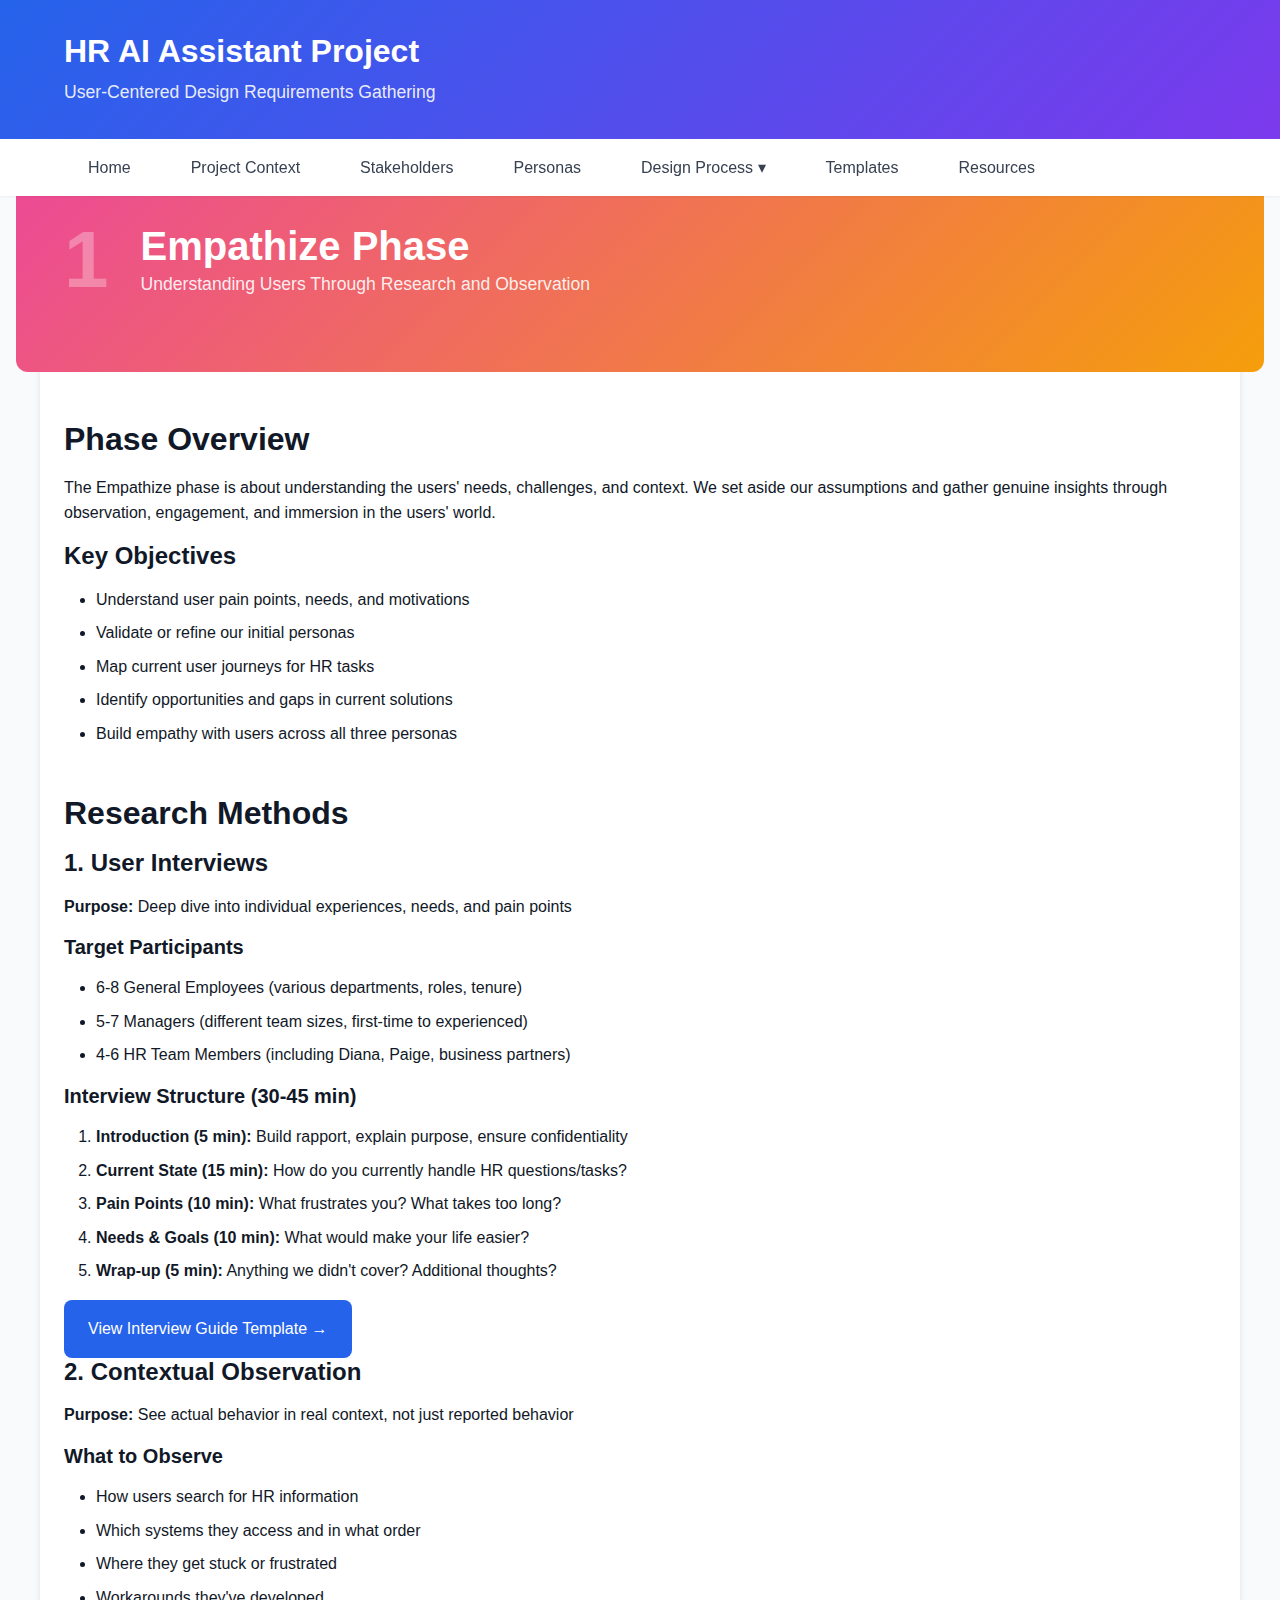
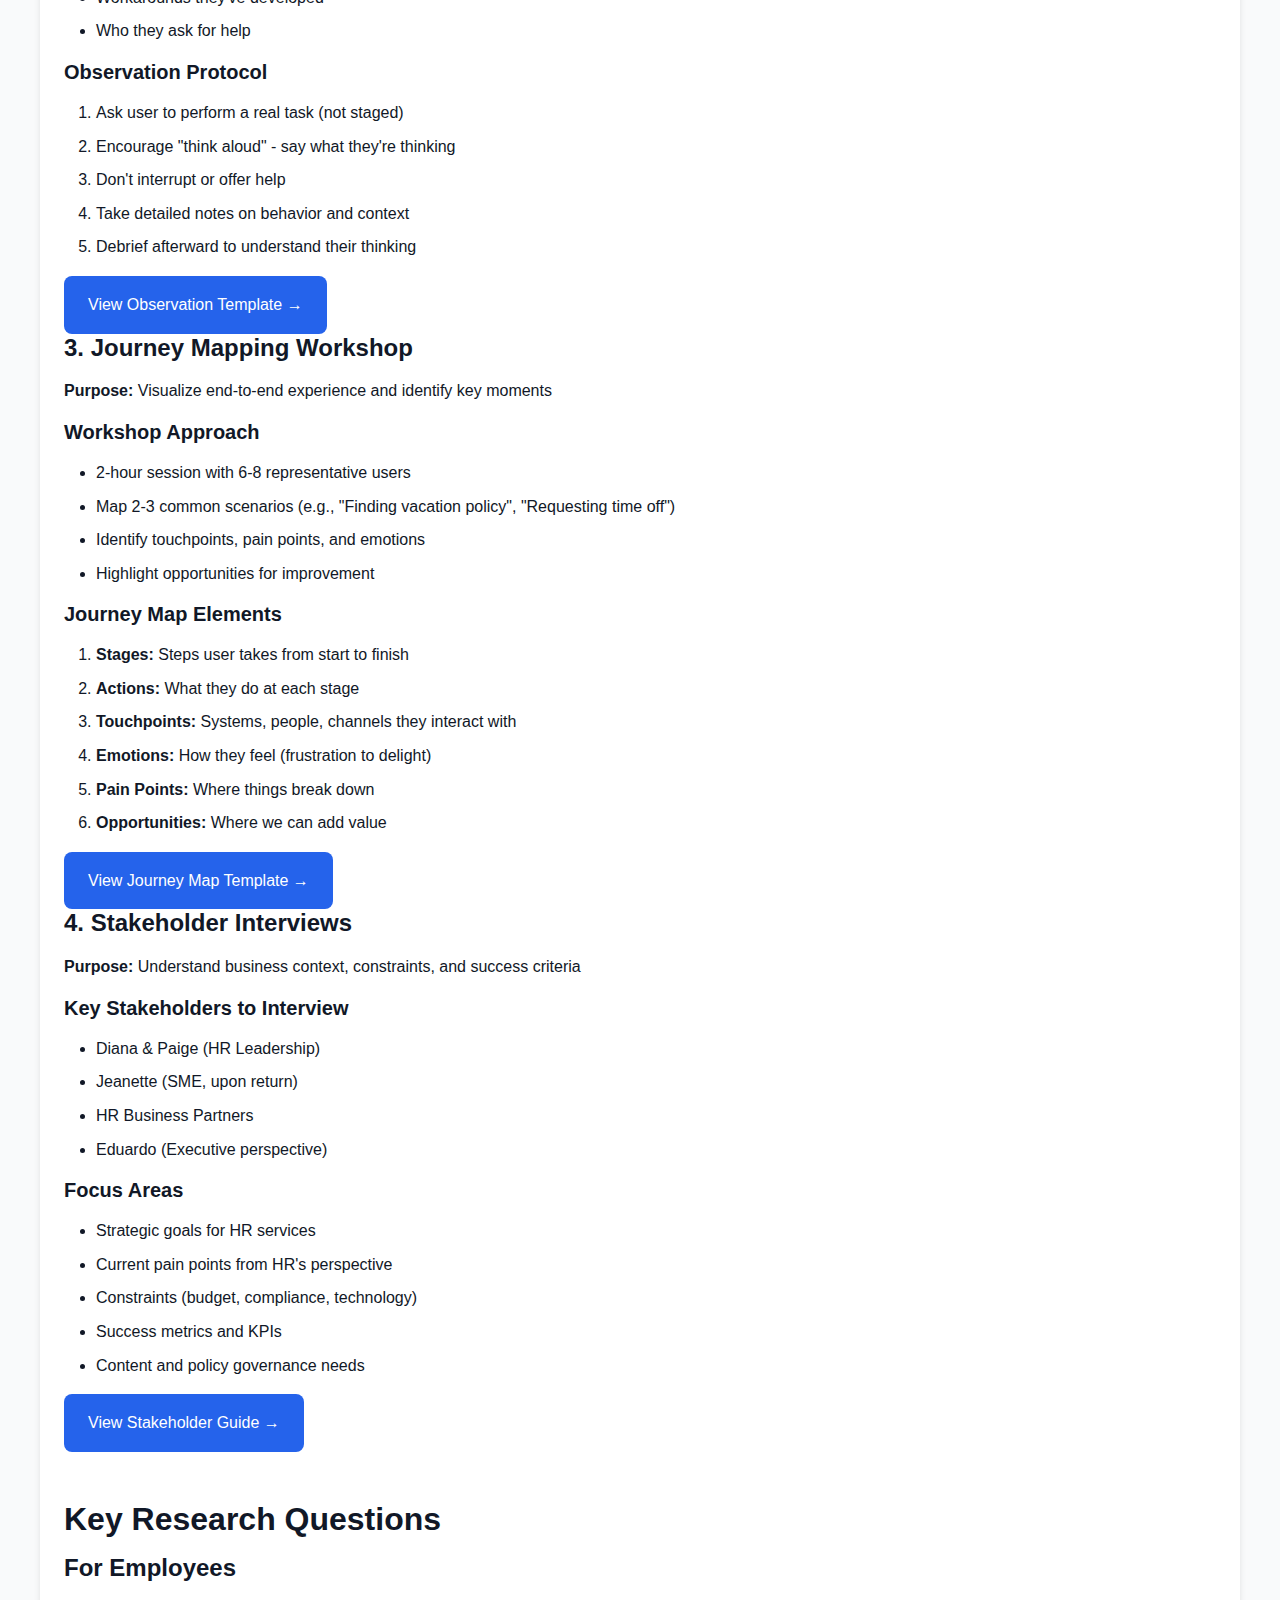
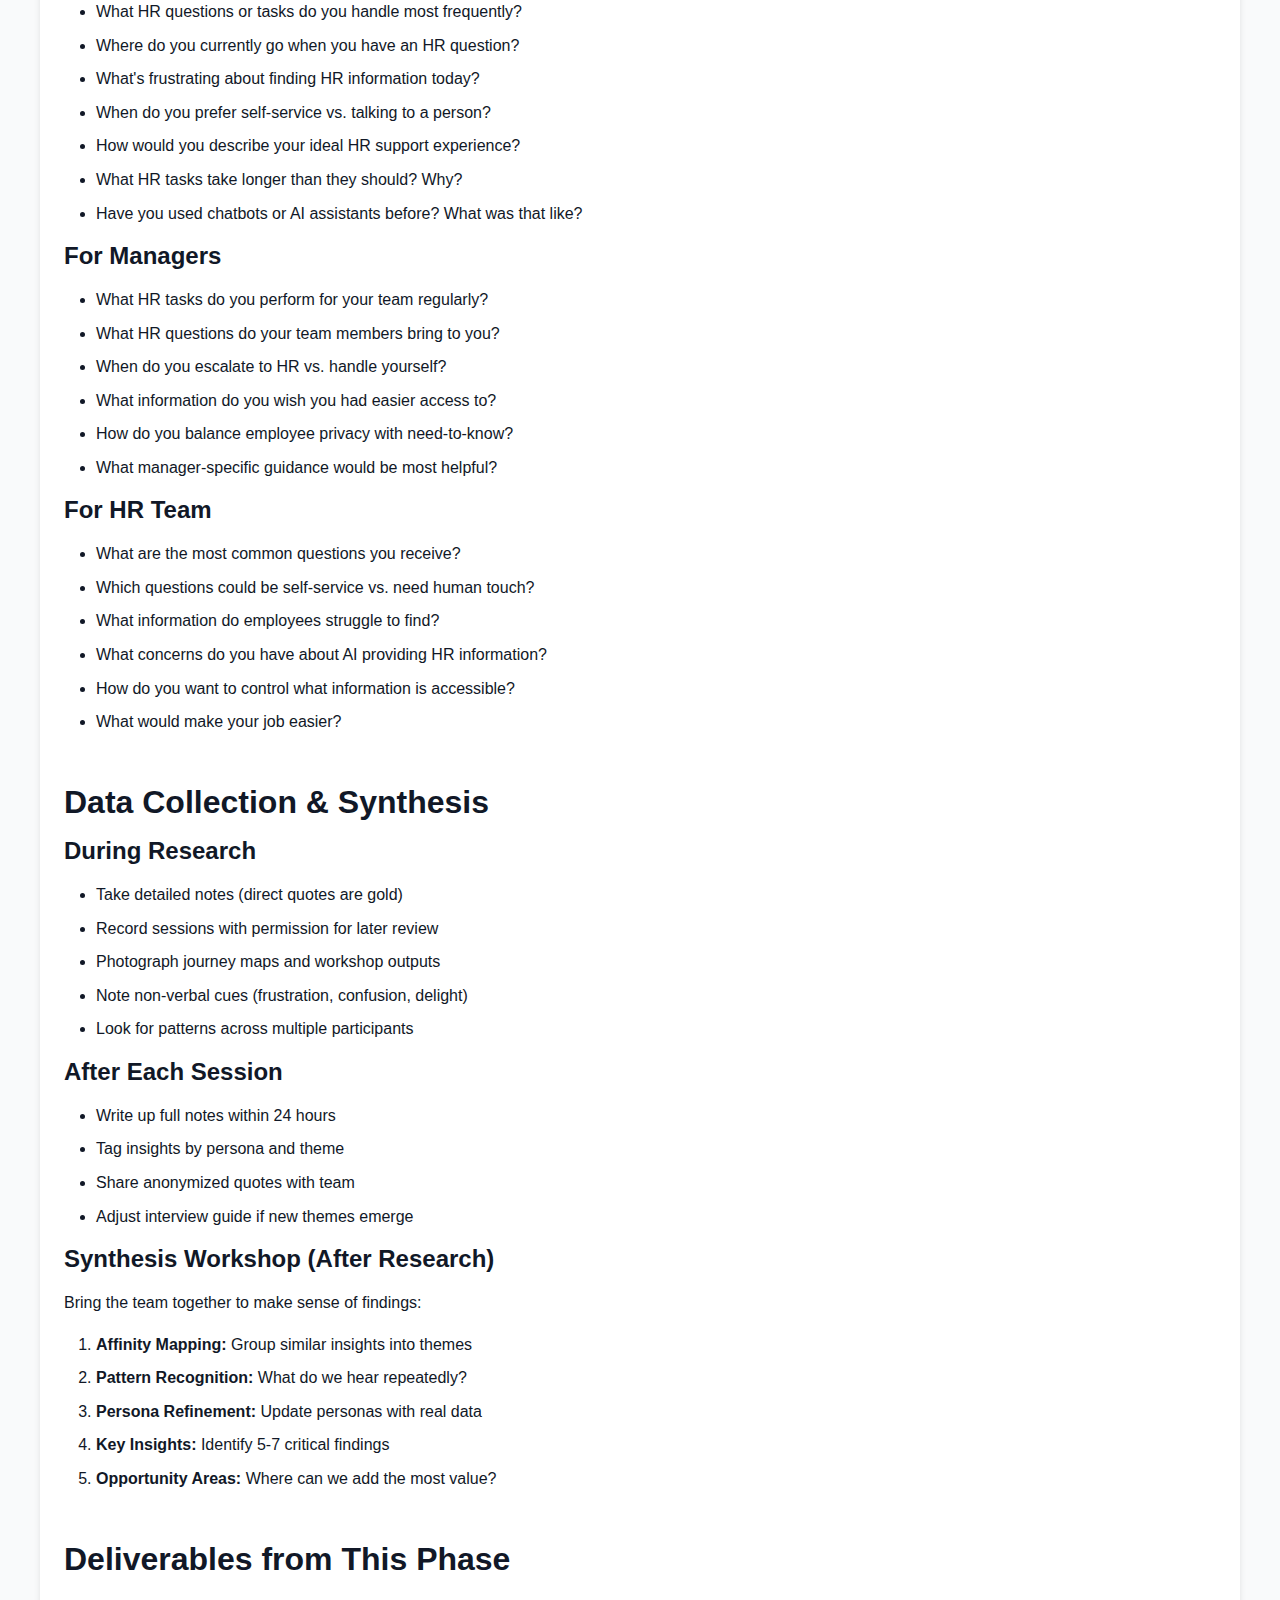
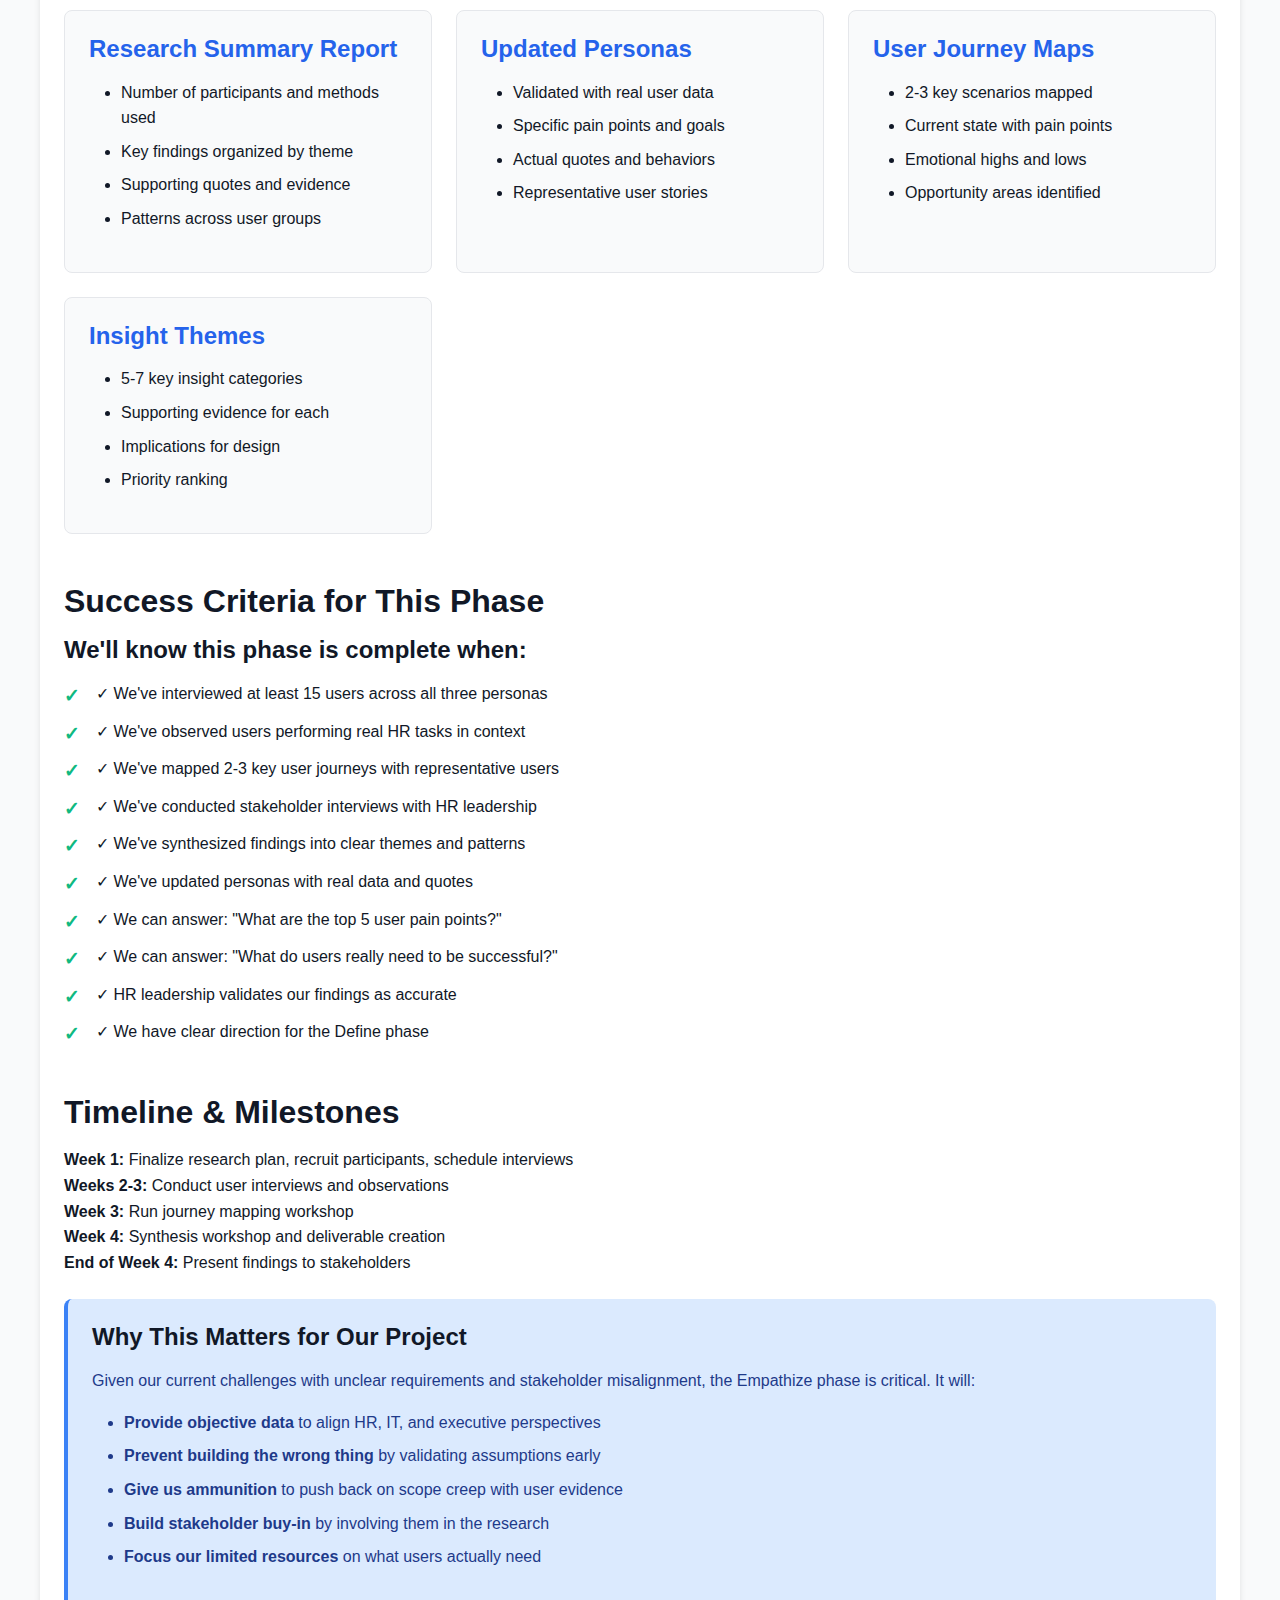
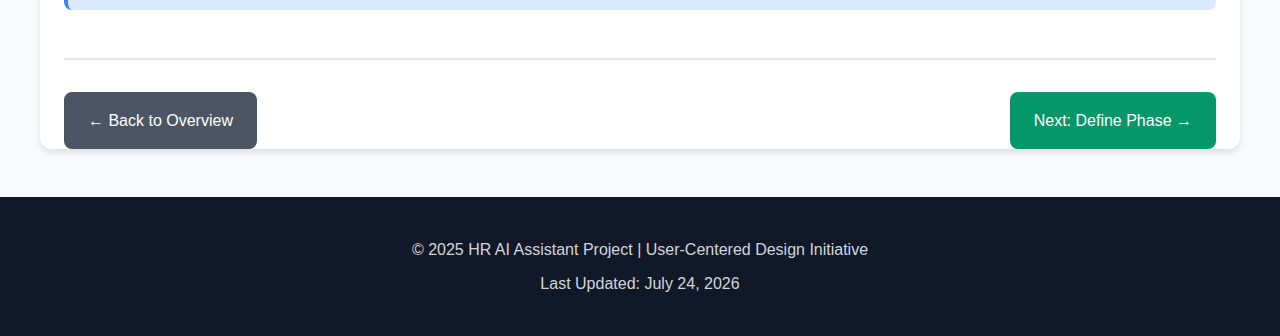
<file: phase1-empathize.html>
<!DOCTYPE html>
<html lang="en">
<head>
    <meta charset="UTF-8">
    <meta name="viewport" content="width=device-width, initial-scale=1.0">
    <title>Phase 1: Empathize - HR AI Assistant</title>
    <link rel="stylesheet" href="css/style.css">
</head>
<body>
    <header>
        <div class="container">
            <h1>HR AI Assistant Project</h1>
            <p class="tagline">User-Centered Design Requirements Gathering</p>
        </div>
    </header>

    <nav>
        <div class="container">
            <ul>
                <li><a href="index.html">Home</a></li>
                <li><a href="context.html">Project Context</a></li>
                <li><a href="stakeholders.html">Stakeholders</a></li>
                <li><a href="personas.html">Personas</a></li>
                <li class="dropdown">
                    <a href="#" class="dropbtn">Design Process ▾</a>
                    <div class="dropdown-content">
                        <a href="phase1-empathize.html" class="active">1. Empathize</a>
                        <a href="phase2-define.html">2. Define</a>
                        <a href="phase3-ideate.html">3. Ideate</a>
                        <a href="phase4-prototype.html">4. Prototype</a>
                        <a href="phase5-implement.html">5. Implement</a>
                    </div>
                </li>
                <li><a href="templates.html">Templates</a></li>
                <li><a href="resources.html">Resources</a></li>
            </ul>
        </div>
    </nav>

    <main class="container">
        <div class="phase-header empathize-phase">
            <div class="phase-number-large">1</div>
            <div class="phase-title">
                <h1>Empathize Phase</h1>
                <p>Understanding Users Through Research and Observation</p>
            </div>
        </div>

        <section class="phase-content">
            <h2>Phase Overview</h2>
            <p>The Empathize phase is about understanding the users' needs, challenges, and context. We set aside our assumptions and gather genuine insights through observation, engagement, and immersion in the users' world.</p>

            <div class="phase-objectives">
                <h3>Key Objectives</h3>
                <ul>
                    <li>Understand user pain points, needs, and motivations</li>
                    <li>Validate or refine our initial personas</li>
                    <li>Map current user journeys for HR tasks</li>
                    <li>Identify opportunities and gaps in current solutions</li>
                    <li>Build empathy with users across all three personas</li>
                </ul>
            </div>
        </section>

        <section class="phase-content">
            <h2>Research Methods</h2>

            <div class="method-grid">
                <div class="method-card">
                    <h3>1. User Interviews</h3>
                    <p><strong>Purpose:</strong> Deep dive into individual experiences, needs, and pain points</p>

                    <h4>Target Participants</h4>
                    <ul>
                        <li>6-8 General Employees (various departments, roles, tenure)</li>
                        <li>5-7 Managers (different team sizes, first-time to experienced)</li>
                        <li>4-6 HR Team Members (including Diana, Paige, business partners)</li>
                    </ul>

                    <h4>Interview Structure (30-45 min)</h4>
                    <ol>
                        <li><strong>Introduction (5 min):</strong> Build rapport, explain purpose, ensure confidentiality</li>
                        <li><strong>Current State (15 min):</strong> How do you currently handle HR questions/tasks?</li>
                        <li><strong>Pain Points (10 min):</strong> What frustrates you? What takes too long?</li>
                        <li><strong>Needs & Goals (10 min):</strong> What would make your life easier?</li>
                        <li><strong>Wrap-up (5 min):</strong> Anything we didn't cover? Additional thoughts?</li>
                    </ol>

                    <a href="templates.html#interview-guide" class="btn">View Interview Guide Template →</a>
                </div>

                <div class="method-card">
                    <h3>2. Contextual Observation</h3>
                    <p><strong>Purpose:</strong> See actual behavior in real context, not just reported behavior</p>

                    <h4>What to Observe</h4>
                    <ul>
                        <li>How users search for HR information</li>
                        <li>Which systems they access and in what order</li>
                        <li>Where they get stuck or frustrated</li>
                        <li>Workarounds they've developed</li>
                        <li>Who they ask for help</li>
                    </ul>

                    <h4>Observation Protocol</h4>
                    <ol>
                        <li>Ask user to perform a real task (not staged)</li>
                        <li>Encourage "think aloud" - say what they're thinking</li>
                        <li>Don't interrupt or offer help</li>
                        <li>Take detailed notes on behavior and context</li>
                        <li>Debrief afterward to understand their thinking</li>
                    </ol>

                    <a href="templates.html#observation-protocol" class="btn">View Observation Template →</a>
                </div>

                <div class="method-card">
                    <h3>3. Journey Mapping Workshop</h3>
                    <p><strong>Purpose:</strong> Visualize end-to-end experience and identify key moments</p>

                    <h4>Workshop Approach</h4>
                    <ul>
                        <li>2-hour session with 6-8 representative users</li>
                        <li>Map 2-3 common scenarios (e.g., "Finding vacation policy", "Requesting time off")</li>
                        <li>Identify touchpoints, pain points, and emotions</li>
                        <li>Highlight opportunities for improvement</li>
                    </ul>

                    <h4>Journey Map Elements</h4>
                    <ol>
                        <li><strong>Stages:</strong> Steps user takes from start to finish</li>
                        <li><strong>Actions:</strong> What they do at each stage</li>
                        <li><strong>Touchpoints:</strong> Systems, people, channels they interact with</li>
                        <li><strong>Emotions:</strong> How they feel (frustration to delight)</li>
                        <li><strong>Pain Points:</strong> Where things break down</li>
                        <li><strong>Opportunities:</strong> Where we can add value</li>
                    </ol>

                    <a href="templates.html#journey-map" class="btn">View Journey Map Template →</a>
                </div>

                <div class="method-card">
                    <h3>4. Stakeholder Interviews</h3>
                    <p><strong>Purpose:</strong> Understand business context, constraints, and success criteria</p>

                    <h4>Key Stakeholders to Interview</h4>
                    <ul>
                        <li>Diana & Paige (HR Leadership)</li>
                        <li>Jeanette (SME, upon return)</li>
                        <li>HR Business Partners</li>
                        <li>Eduardo (Executive perspective)</li>
                    </ul>

                    <h4>Focus Areas</h4>
                    <ul>
                        <li>Strategic goals for HR services</li>
                        <li>Current pain points from HR's perspective</li>
                        <li>Constraints (budget, compliance, technology)</li>
                        <li>Success metrics and KPIs</li>
                        <li>Content and policy governance needs</li>
                    </ul>

                    <a href="templates.html#stakeholder-interview" class="btn">View Stakeholder Guide →</a>
                </div>
            </div>
        </section>

        <section class="phase-content">
            <h2>Key Research Questions</h2>

            <div class="research-questions">
                <div class="question-category">
                    <h3>For Employees</h3>
                    <ul>
                        <li>What HR questions or tasks do you handle most frequently?</li>
                        <li>Where do you currently go when you have an HR question?</li>
                        <li>What's frustrating about finding HR information today?</li>
                        <li>When do you prefer self-service vs. talking to a person?</li>
                        <li>How would you describe your ideal HR support experience?</li>
                        <li>What HR tasks take longer than they should? Why?</li>
                        <li>Have you used chatbots or AI assistants before? What was that like?</li>
                    </ul>
                </div>

                <div class="question-category">
                    <h3>For Managers</h3>
                    <ul>
                        <li>What HR tasks do you perform for your team regularly?</li>
                        <li>What HR questions do your team members bring to you?</li>
                        <li>When do you escalate to HR vs. handle yourself?</li>
                        <li>What information do you wish you had easier access to?</li>
                        <li>How do you balance employee privacy with need-to-know?</li>
                        <li>What manager-specific guidance would be most helpful?</li>
                    </ul>
                </div>

                <div class="question-category">
                    <h3>For HR Team</h3>
                    <ul>
                        <li>What are the most common questions you receive?</li>
                        <li>Which questions could be self-service vs. need human touch?</li>
                        <li>What information do employees struggle to find?</li>
                        <li>What concerns do you have about AI providing HR information?</li>
                        <li>How do you want to control what information is accessible?</li>
                        <li>What would make your job easier?</li>
                    </ul>
                </div>
            </div>
        </section>

        <section class="phase-content">
            <h2>Data Collection & Synthesis</h2>

            <h3>During Research</h3>
            <ul>
                <li>Take detailed notes (direct quotes are gold)</li>
                <li>Record sessions with permission for later review</li>
                <li>Photograph journey maps and workshop outputs</li>
                <li>Note non-verbal cues (frustration, confusion, delight)</li>
                <li>Look for patterns across multiple participants</li>
            </ul>

            <h3>After Each Session</h3>
            <ul>
                <li>Write up full notes within 24 hours</li>
                <li>Tag insights by persona and theme</li>
                <li>Share anonymized quotes with team</li>
                <li>Adjust interview guide if new themes emerge</li>
            </ul>

            <h3>Synthesis Workshop (After Research)</h3>
            <p>Bring the team together to make sense of findings:</p>
            <ol>
                <li><strong>Affinity Mapping:</strong> Group similar insights into themes</li>
                <li><strong>Pattern Recognition:</strong> What do we hear repeatedly?</li>
                <li><strong>Persona Refinement:</strong> Update personas with real data</li>
                <li><strong>Key Insights:</strong> Identify 5-7 critical findings</li>
                <li><strong>Opportunity Areas:</strong> Where can we add the most value?</li>
            </ol>
        </section>

        <section class="phase-content">
            <h2>Deliverables from This Phase</h2>

            <div class="deliverables-grid">
                <div class="deliverable-card">
                    <h3>Research Summary Report</h3>
                    <ul>
                        <li>Number of participants and methods used</li>
                        <li>Key findings organized by theme</li>
                        <li>Supporting quotes and evidence</li>
                        <li>Patterns across user groups</li>
                    </ul>
                </div>

                <div class="deliverable-card">
                    <h3>Updated Personas</h3>
                    <ul>
                        <li>Validated with real user data</li>
                        <li>Specific pain points and goals</li>
                        <li>Actual quotes and behaviors</li>
                        <li>Representative user stories</li>
                    </ul>
                </div>

                <div class="deliverable-card">
                    <h3>User Journey Maps</h3>
                    <ul>
                        <li>2-3 key scenarios mapped</li>
                        <li>Current state with pain points</li>
                        <li>Emotional highs and lows</li>
                        <li>Opportunity areas identified</li>
                    </ul>
                </div>

                <div class="deliverable-card">
                    <h3>Insight Themes</h3>
                    <ul>
                        <li>5-7 key insight categories</li>
                        <li>Supporting evidence for each</li>
                        <li>Implications for design</li>
                        <li>Priority ranking</li>
                    </ul>
                </div>
            </div>
        </section>

        <section class="phase-content">
            <h2>Success Criteria for This Phase</h2>

            <div class="success-checklist">
                <h3>We'll know this phase is complete when:</h3>
                <ul class="checklist">
                    <li>✓ We've interviewed at least 15 users across all three personas</li>
                    <li>✓ We've observed users performing real HR tasks in context</li>
                    <li>✓ We've mapped 2-3 key user journeys with representative users</li>
                    <li>✓ We've conducted stakeholder interviews with HR leadership</li>
                    <li>✓ We've synthesized findings into clear themes and patterns</li>
                    <li>✓ We've updated personas with real data and quotes</li>
                    <li>✓ We can answer: "What are the top 5 user pain points?"</li>
                    <li>✓ We can answer: "What do users really need to be successful?"</li>
                    <li>✓ HR leadership validates our findings as accurate</li>
                    <li>✓ We have clear direction for the Define phase</li>
                </ul>
            </div>
        </section>

        <section class="phase-content">
            <h2>Timeline & Milestones</h2>

            <div class="timeline-phase">
                <div class="milestone">
                    <strong>Week 1:</strong> Finalize research plan, recruit participants, schedule interviews
                </div>
                <div class="milestone">
                    <strong>Weeks 2-3:</strong> Conduct user interviews and observations
                </div>
                <div class="milestone">
                    <strong>Week 3:</strong> Run journey mapping workshop
                </div>
                <div class="milestone">
                    <strong>Week 4:</strong> Synthesis workshop and deliverable creation
                </div>
                <div class="milestone">
                    <strong>End of Week 4:</strong> Present findings to stakeholders
                </div>
            </div>
        </section>

        <section class="phase-content">
            <div class="alert info">
                <h3>Why This Matters for Our Project</h3>
                <p>Given our current challenges with unclear requirements and stakeholder misalignment, the Empathize phase is critical. It will:</p>
                <ul>
                    <li><strong>Provide objective data</strong> to align HR, IT, and executive perspectives</li>
                    <li><strong>Prevent building the wrong thing</strong> by validating assumptions early</li>
                    <li><strong>Give us ammunition</strong> to push back on scope creep with user evidence</li>
                    <li><strong>Build stakeholder buy-in</strong> by involving them in the research</li>
                    <li><strong>Focus our limited resources</strong> on what users actually need</li>
                </ul>
            </div>
        </section>

        <div class="phase-navigation">
            <a href="index.html" class="btn-nav">← Back to Overview</a>
            <a href="phase2-define.html" class="btn-nav-next">Next: Define Phase →</a>
        </div>
    </main>

    <footer>
        <div class="container">
            <p>&copy; 2025 HR AI Assistant Project | User-Centered Design Initiative</p>
            <p>Last Updated: <span id="lastUpdated"></span></p>
        </div>
    </footer>

    <script>
        document.getElementById('lastUpdated').textContent = new Date().toLocaleDateString('en-US', {
            year: 'numeric',
            month: 'long',
            day: 'numeric'
        });
    </script>
</body>
</html>
</file>
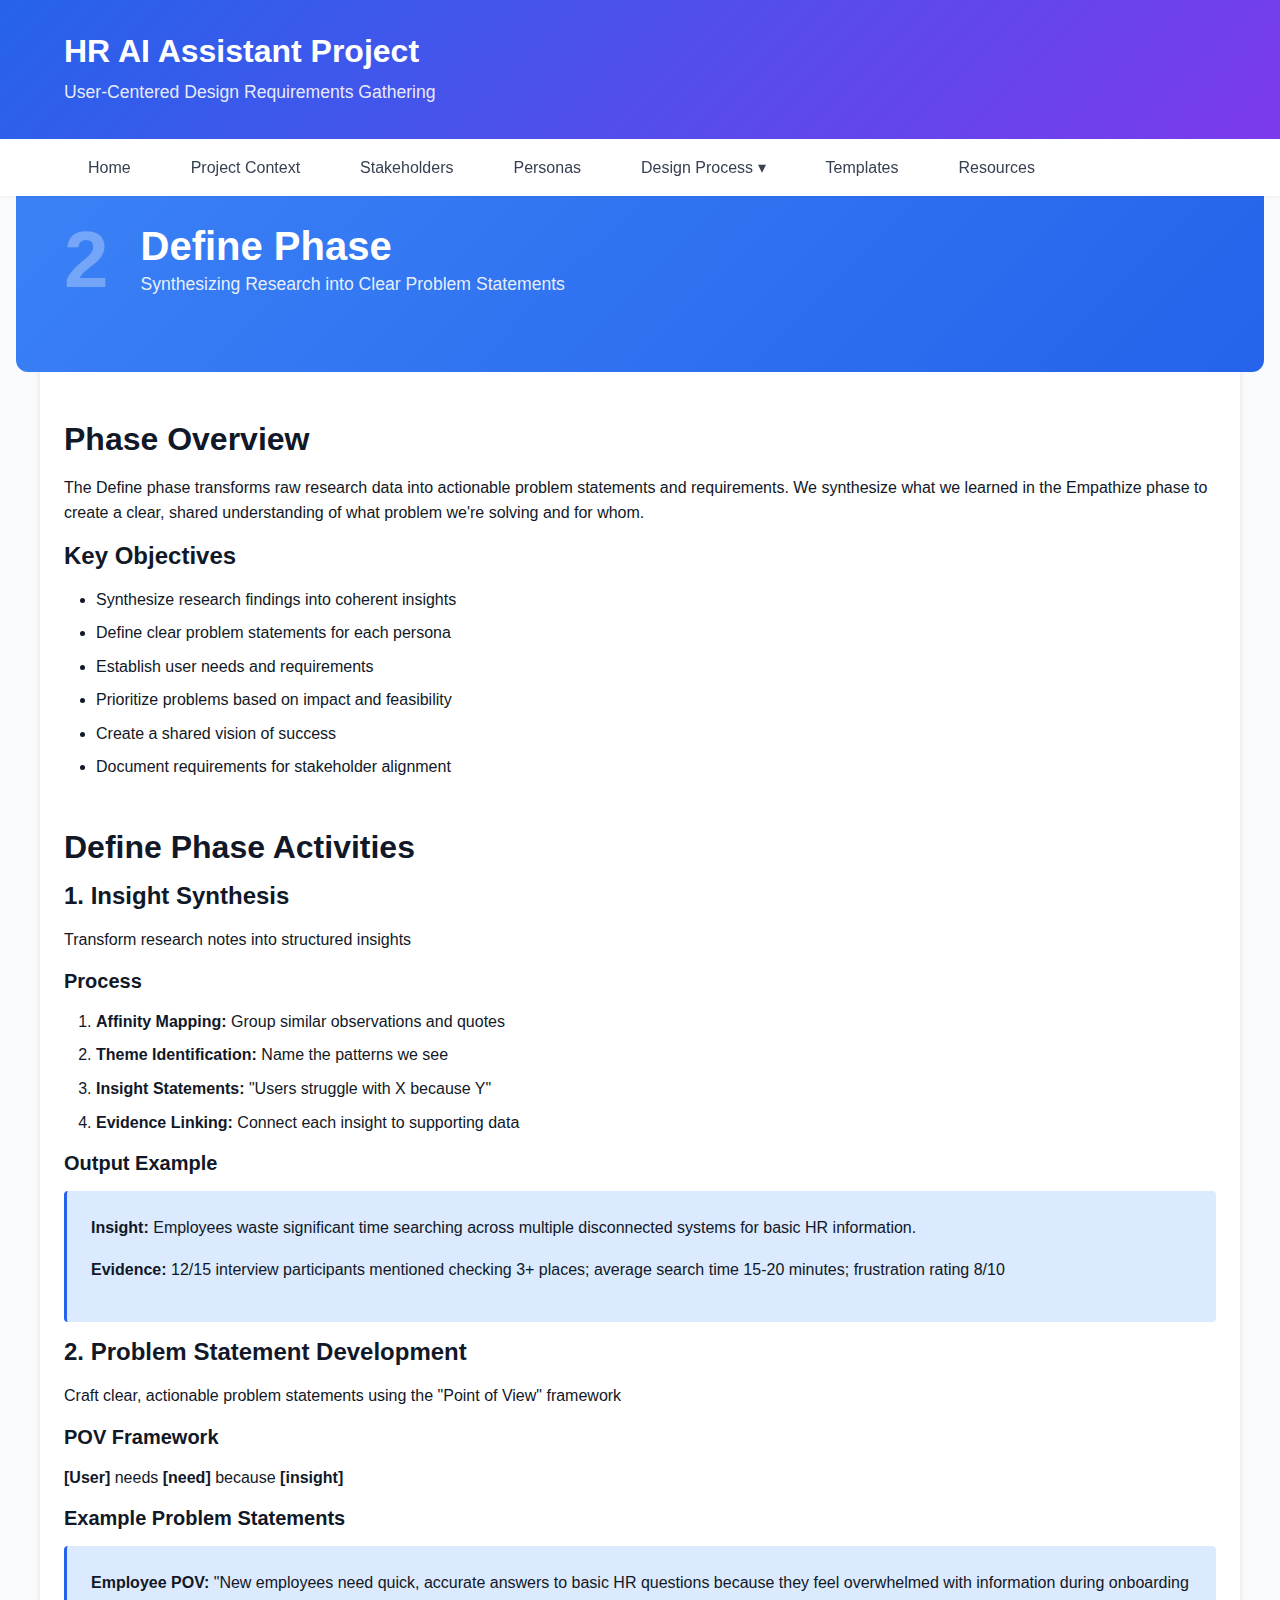
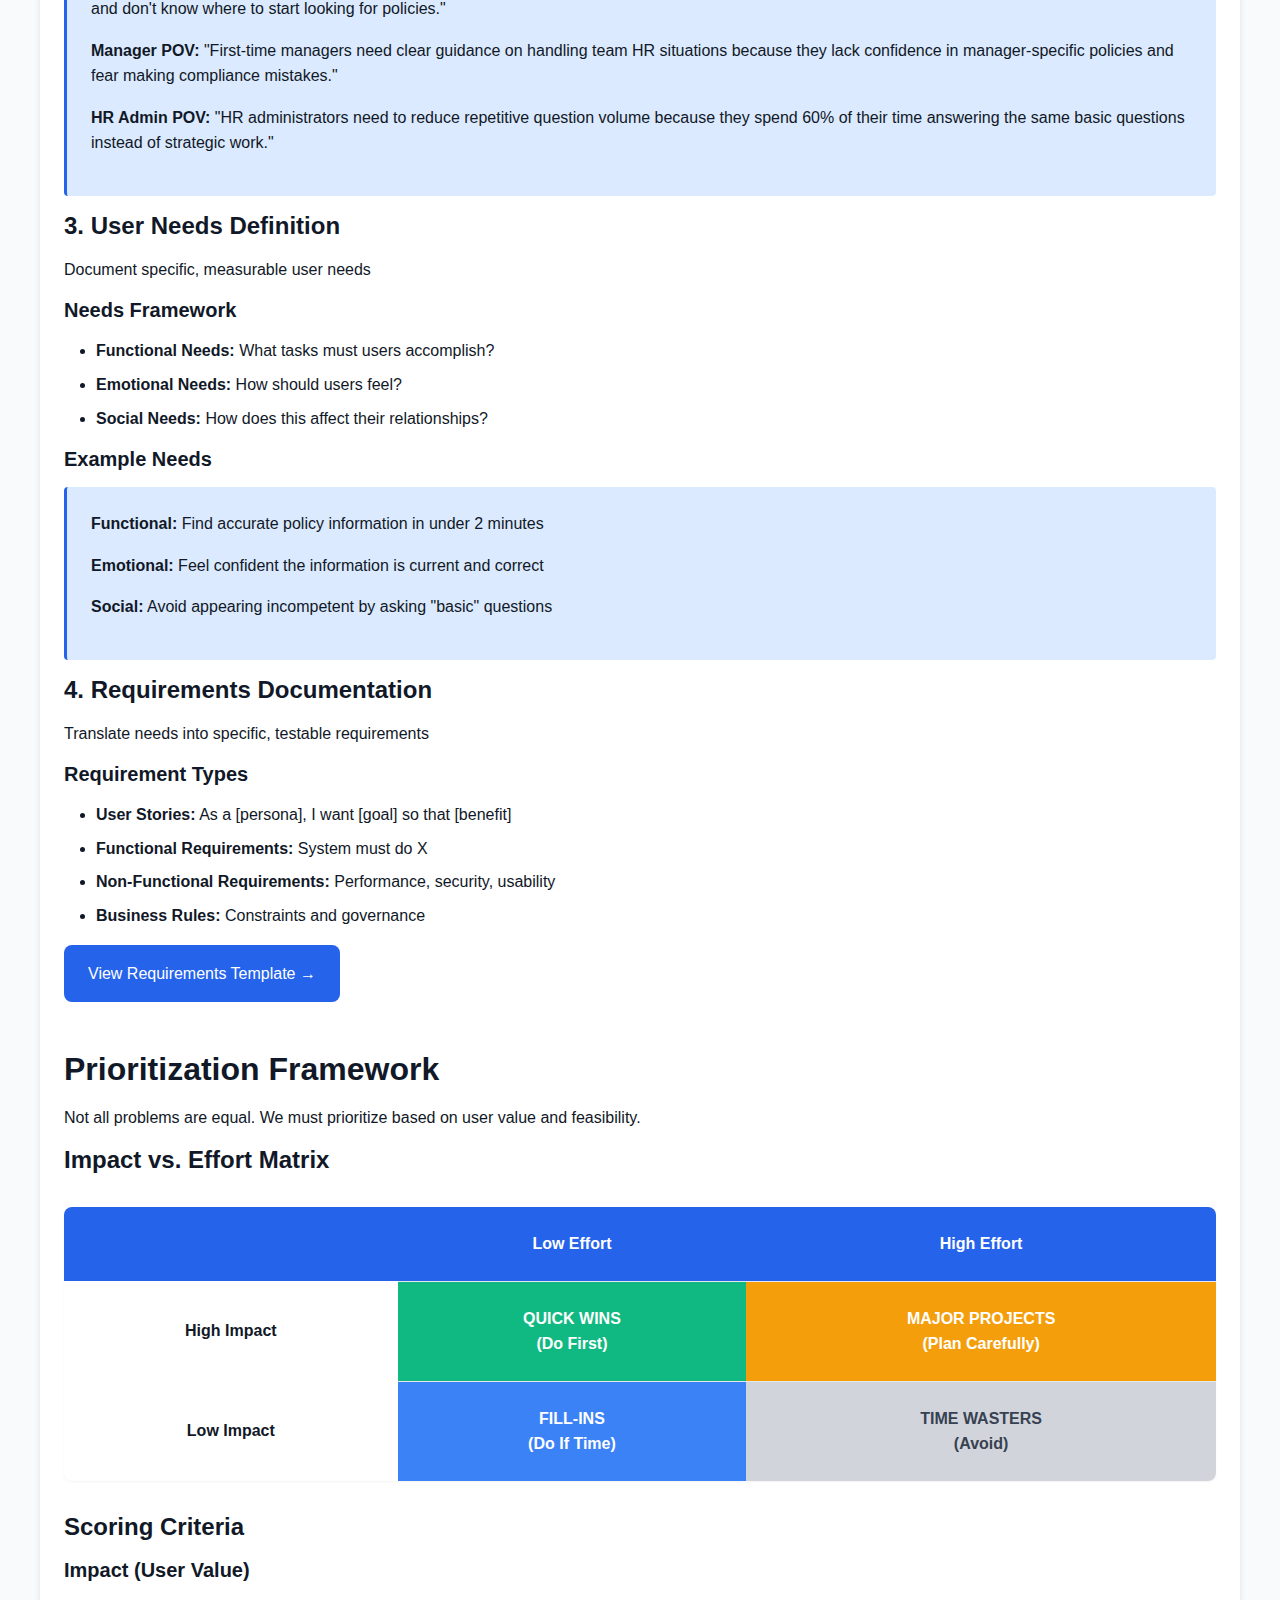
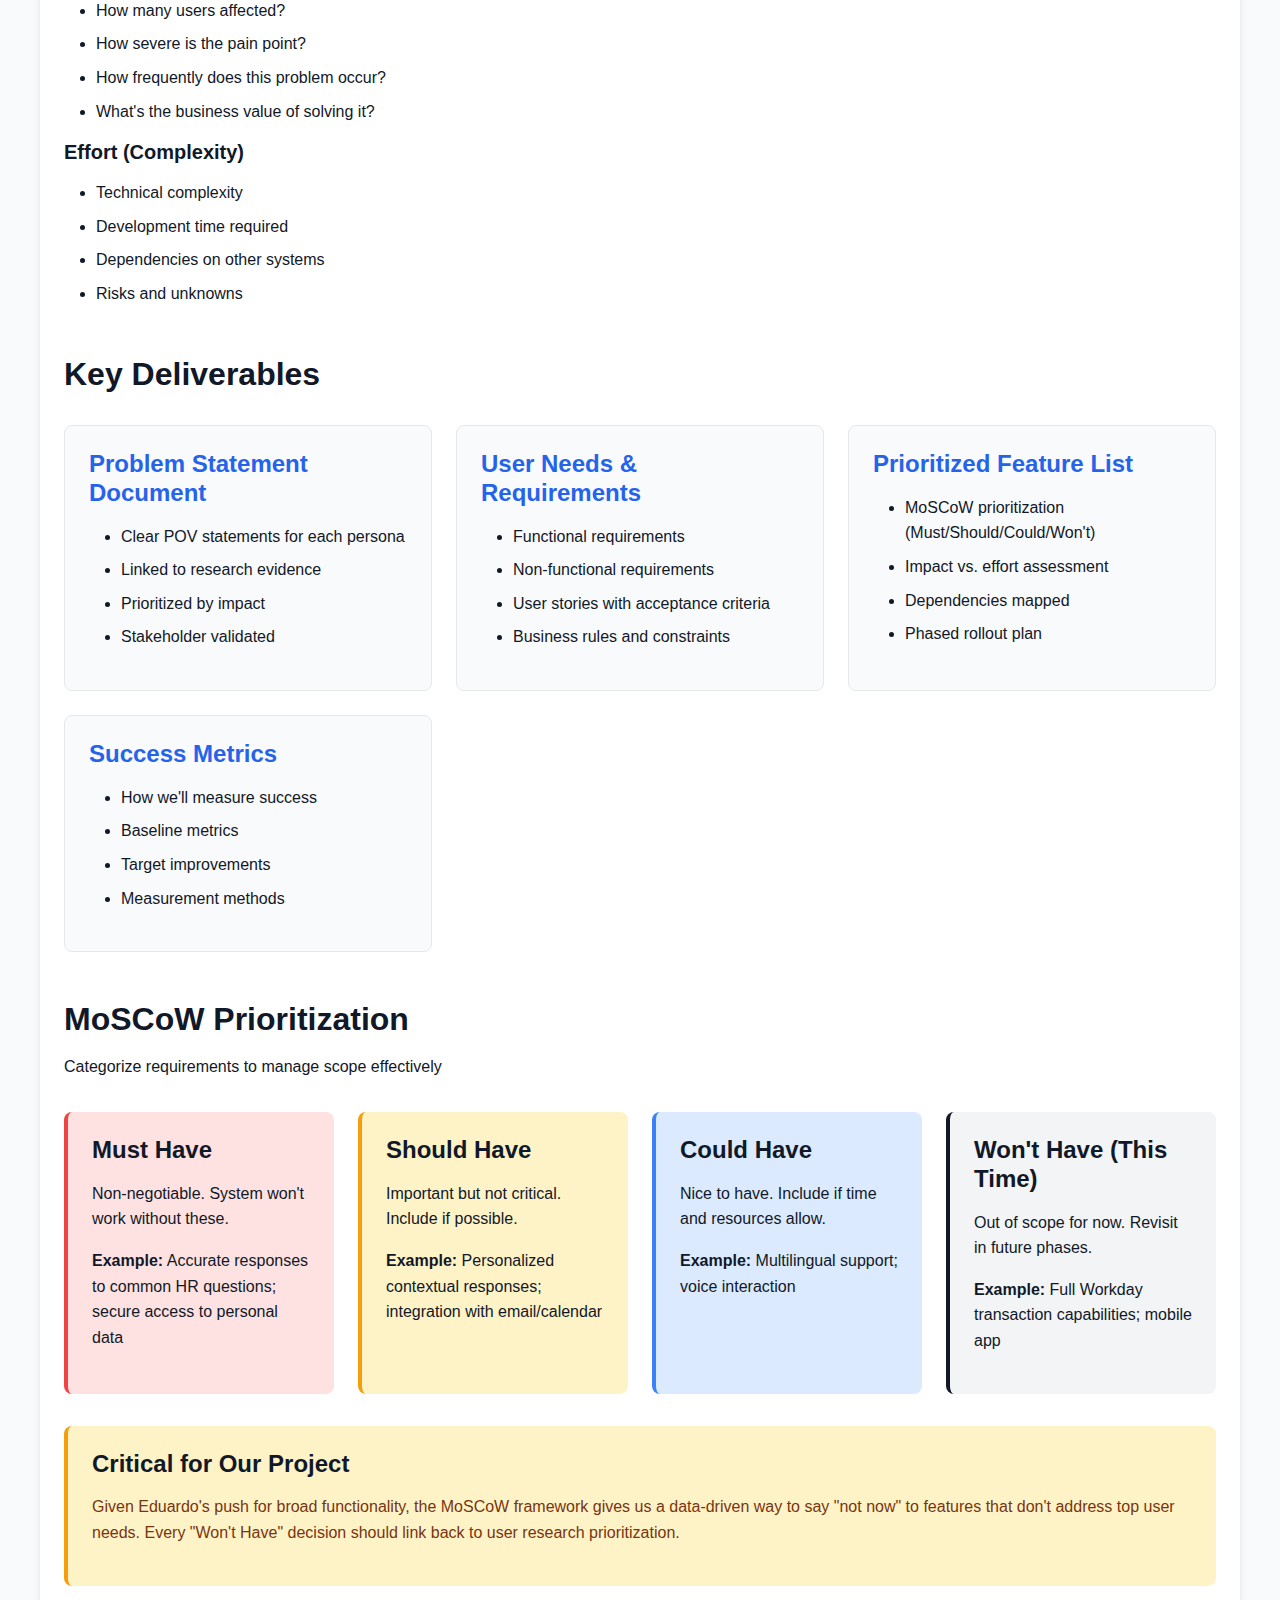
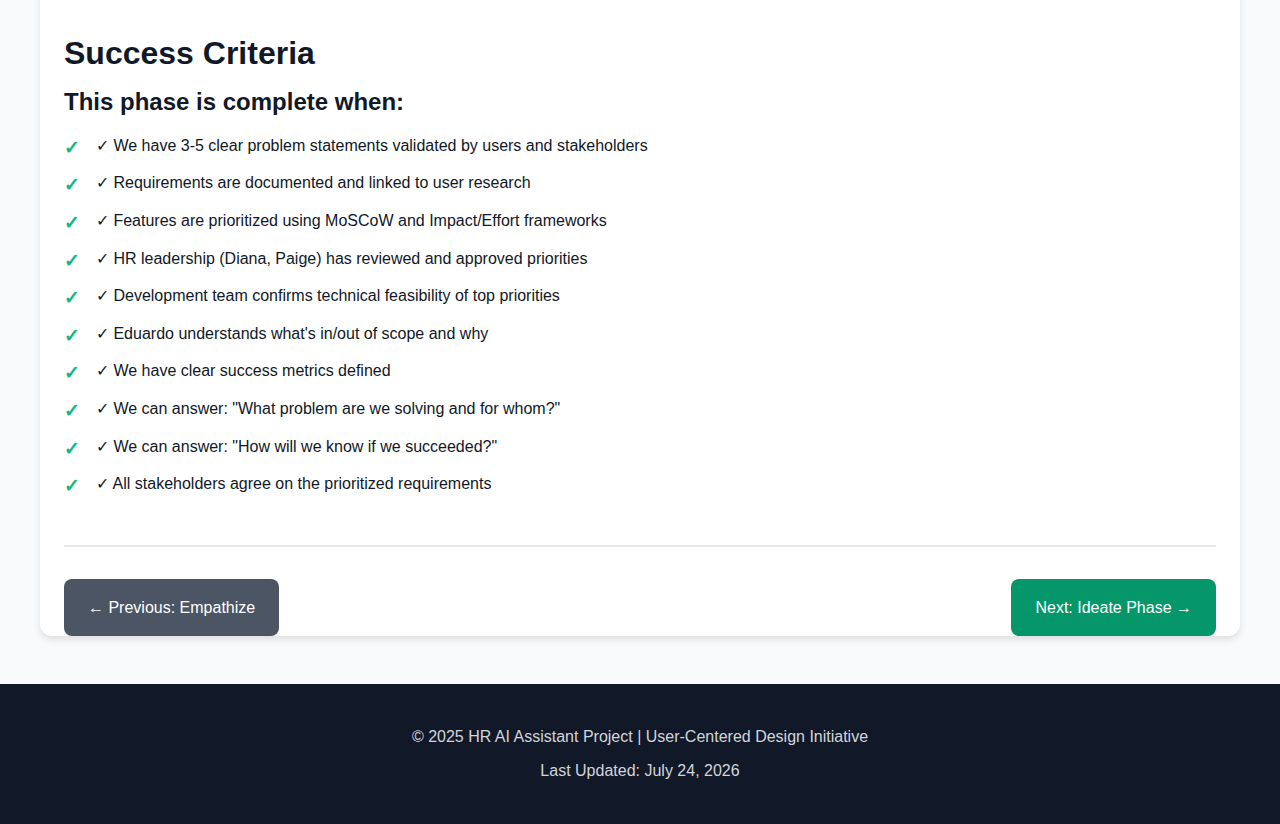
<file: phase2-define.html>
<!DOCTYPE html>
<html lang="en">
<head>
    <meta charset="UTF-8">
    <meta name="viewport" content="width=device-width, initial-scale=1.0">
    <title>Phase 2: Define - HR AI Assistant</title>
    <link rel="stylesheet" href="css/style.css">
</head>
<body>
    <header>
        <div class="container">
            <h1>HR AI Assistant Project</h1>
            <p class="tagline">User-Centered Design Requirements Gathering</p>
        </div>
    </header>

    <nav>
        <div class="container">
            <ul>
                <li><a href="index.html">Home</a></li>
                <li><a href="context.html">Project Context</a></li>
                <li><a href="stakeholders.html">Stakeholders</a></li>
                <li><a href="personas.html">Personas</a></li>
                <li class="dropdown">
                    <a href="#" class="dropbtn">Design Process ▾</a>
                    <div class="dropdown-content">
                        <a href="phase1-empathize.html">1. Empathize</a>
                        <a href="phase2-define.html" class="active">2. Define</a>
                        <a href="phase3-ideate.html">3. Ideate</a>
                        <a href="phase4-prototype.html">4. Prototype</a>
                        <a href="phase5-implement.html">5. Implement</a>
                    </div>
                </li>
                <li><a href="templates.html">Templates</a></li>
                <li><a href="resources.html">Resources</a></li>
            </ul>
        </div>
    </nav>

    <main class="container">
        <div class="phase-header define-phase">
            <div class="phase-number-large">2</div>
            <div class="phase-title">
                <h1>Define Phase</h1>
                <p>Synthesizing Research into Clear Problem Statements</p>
            </div>
        </div>

        <section class="phase-content">
            <h2>Phase Overview</h2>
            <p>The Define phase transforms raw research data into actionable problem statements and requirements. We synthesize what we learned in the Empathize phase to create a clear, shared understanding of what problem we're solving and for whom.</p>

            <div class="phase-objectives">
                <h3>Key Objectives</h3>
                <ul>
                    <li>Synthesize research findings into coherent insights</li>
                    <li>Define clear problem statements for each persona</li>
                    <li>Establish user needs and requirements</li>
                    <li>Prioritize problems based on impact and feasibility</li>
                    <li>Create a shared vision of success</li>
                    <li>Document requirements for stakeholder alignment</li>
                </ul>
            </div>
        </section>

        <section class="phase-content">
            <h2>Define Phase Activities</h2>

            <div class="method-grid">
                <div class="method-card">
                    <h3>1. Insight Synthesis</h3>
                    <p>Transform research notes into structured insights</p>

                    <h4>Process</h4>
                    <ol>
                        <li><strong>Affinity Mapping:</strong> Group similar observations and quotes</li>
                        <li><strong>Theme Identification:</strong> Name the patterns we see</li>
                        <li><strong>Insight Statements:</strong> "Users struggle with X because Y"</li>
                        <li><strong>Evidence Linking:</strong> Connect each insight to supporting data</li>
                    </ol>

                    <h4>Output Example</h4>
                    <div class="example-box">
                        <p><strong>Insight:</strong> Employees waste significant time searching across multiple disconnected systems for basic HR information.</p>
                        <p><strong>Evidence:</strong> 12/15 interview participants mentioned checking 3+ places; average search time 15-20 minutes; frustration rating 8/10</p>
                    </div>
                </div>

                <div class="method-card">
                    <h3>2. Problem Statement Development</h3>
                    <p>Craft clear, actionable problem statements using the "Point of View" framework</p>

                    <h4>POV Framework</h4>
                    <p><strong>[User]</strong> needs <strong>[need]</strong> because <strong>[insight]</strong></p>

                    <h4>Example Problem Statements</h4>
                    <div class="example-box">
                        <p><strong>Employee POV:</strong> "New employees need quick, accurate answers to basic HR questions because they feel overwhelmed with information during onboarding and don't know where to start looking for policies."</p>

                        <p><strong>Manager POV:</strong> "First-time managers need clear guidance on handling team HR situations because they lack confidence in manager-specific policies and fear making compliance mistakes."</p>

                        <p><strong>HR Admin POV:</strong> "HR administrators need to reduce repetitive question volume because they spend 60% of their time answering the same basic questions instead of strategic work."</p>
                    </div>
                </div>

                <div class="method-card">
                    <h3>3. User Needs Definition</h3>
                    <p>Document specific, measurable user needs</p>

                    <h4>Needs Framework</h4>
                    <ul>
                        <li><strong>Functional Needs:</strong> What tasks must users accomplish?</li>
                        <li><strong>Emotional Needs:</strong> How should users feel?</li>
                        <li><strong>Social Needs:</strong> How does this affect their relationships?</li>
                    </ul>

                    <h4>Example Needs</h4>
                    <div class="example-box">
                        <p><strong>Functional:</strong> Find accurate policy information in under 2 minutes</p>
                        <p><strong>Emotional:</strong> Feel confident the information is current and correct</p>
                        <p><strong>Social:</strong> Avoid appearing incompetent by asking "basic" questions</p>
                    </div>
                </div>

                <div class="method-card">
                    <h3>4. Requirements Documentation</h3>
                    <p>Translate needs into specific, testable requirements</p>

                    <h4>Requirement Types</h4>
                    <ul>
                        <li><strong>User Stories:</strong> As a [persona], I want [goal] so that [benefit]</li>
                        <li><strong>Functional Requirements:</strong> System must do X</li>
                        <li><strong>Non-Functional Requirements:</strong> Performance, security, usability</li>
                        <li><strong>Business Rules:</strong> Constraints and governance</li>
                    </ul>

                    <a href="templates.html#requirements-template" class="btn">View Requirements Template →</a>
                </div>
            </div>
        </section>

        <section class="phase-content">
            <h2>Prioritization Framework</h2>
            <p>Not all problems are equal. We must prioritize based on user value and feasibility.</p>

            <div class="prioritization-method">
                <h3>Impact vs. Effort Matrix</h3>
                <table class="priority-matrix">
                    <thead>
                        <tr>
                            <th></th>
                            <th>Low Effort</th>
                            <th>High Effort</th>
                        </tr>
                    </thead>
                    <tbody>
                        <tr>
                            <th>High Impact</th>
                            <td class="priority-high">QUICK WINS<br>(Do First)</td>
                            <td class="priority-medium">MAJOR PROJECTS<br>(Plan Carefully)</td>
                        </tr>
                        <tr>
                            <th>Low Impact</th>
                            <td class="priority-low">FILL-INS<br>(Do If Time)</td>
                            <td class="priority-none">TIME WASTERS<br>(Avoid)</td>
                        </tr>
                    </tbody>
                </table>

                <h3>Scoring Criteria</h3>
                <h4>Impact (User Value)</h4>
                <ul>
                    <li>How many users affected?</li>
                    <li>How severe is the pain point?</li>
                    <li>How frequently does this problem occur?</li>
                    <li>What's the business value of solving it?</li>
                </ul>

                <h4>Effort (Complexity)</h4>
                <ul>
                    <li>Technical complexity</li>
                    <li>Development time required</li>
                    <li>Dependencies on other systems</li>
                    <li>Risks and unknowns</li>
                </ul>
            </div>
        </section>

        <section class="phase-content">
            <h2>Key Deliverables</h2>

            <div class="deliverables-grid">
                <div class="deliverable-card">
                    <h3>Problem Statement Document</h3>
                    <ul>
                        <li>Clear POV statements for each persona</li>
                        <li>Linked to research evidence</li>
                        <li>Prioritized by impact</li>
                        <li>Stakeholder validated</li>
                    </ul>
                </div>

                <div class="deliverable-card">
                    <h3>User Needs & Requirements</h3>
                    <ul>
                        <li>Functional requirements</li>
                        <li>Non-functional requirements</li>
                        <li>User stories with acceptance criteria</li>
                        <li>Business rules and constraints</li>
                    </ul>
                </div>

                <div class="deliverable-card">
                    <h3>Prioritized Feature List</h3>
                    <ul>
                        <li>MoSCoW prioritization (Must/Should/Could/Won't)</li>
                        <li>Impact vs. effort assessment</li>
                        <li>Dependencies mapped</li>
                        <li>Phased rollout plan</li>
                    </ul>
                </div>

                <div class="deliverable-card">
                    <h3>Success Metrics</h3>
                    <ul>
                        <li>How we'll measure success</li>
                        <li>Baseline metrics</li>
                        <li>Target improvements</li>
                        <li>Measurement methods</li>
                    </ul>
                </div>
            </div>
        </section>

        <section class="phase-content">
            <h2>MoSCoW Prioritization</h2>
            <p>Categorize requirements to manage scope effectively</p>

            <div class="moscow-grid">
                <div class="moscow-card must">
                    <h3>Must Have</h3>
                    <p>Non-negotiable. System won't work without these.</p>
                    <p><strong>Example:</strong> Accurate responses to common HR questions; secure access to personal data</p>
                </div>

                <div class="moscow-card should">
                    <h3>Should Have</h3>
                    <p>Important but not critical. Include if possible.</p>
                    <p><strong>Example:</strong> Personalized contextual responses; integration with email/calendar</p>
                </div>

                <div class="moscow-card could">
                    <h3>Could Have</h3>
                    <p>Nice to have. Include if time and resources allow.</p>
                    <p><strong>Example:</strong> Multilingual support; voice interaction</p>
                </div>

                <div class="moscow-card wont">
                    <h3>Won't Have (This Time)</h3>
                    <p>Out of scope for now. Revisit in future phases.</p>
                    <p><strong>Example:</strong> Full Workday transaction capabilities; mobile app</p>
                </div>
            </div>

            <div class="alert warning">
                <h3>Critical for Our Project</h3>
                <p>Given Eduardo's push for broad functionality, the MoSCoW framework gives us a data-driven way to say "not now" to features that don't address top user needs. Every "Won't Have" decision should link back to user research prioritization.</p>
            </div>
        </section>

        <section class="phase-content">
            <h2>Success Criteria</h2>

            <div class="success-checklist">
                <h3>This phase is complete when:</h3>
                <ul class="checklist">
                    <li>✓ We have 3-5 clear problem statements validated by users and stakeholders</li>
                    <li>✓ Requirements are documented and linked to user research</li>
                    <li>✓ Features are prioritized using MoSCoW and Impact/Effort frameworks</li>
                    <li>✓ HR leadership (Diana, Paige) has reviewed and approved priorities</li>
                    <li>✓ Development team confirms technical feasibility of top priorities</li>
                    <li>✓ Eduardo understands what's in/out of scope and why</li>
                    <li>✓ We have clear success metrics defined</li>
                    <li>✓ We can answer: "What problem are we solving and for whom?"</li>
                    <li>✓ We can answer: "How will we know if we succeeded?"</li>
                    <li>✓ All stakeholders agree on the prioritized requirements</li>
                </ul>
            </div>
        </section>

        <div class="phase-navigation">
            <a href="phase1-empathize.html" class="btn-nav">← Previous: Empathize</a>
            <a href="phase3-ideate.html" class="btn-nav-next">Next: Ideate Phase →</a>
        </div>
    </main>

    <footer>
        <div class="container">
            <p>&copy; 2025 HR AI Assistant Project | User-Centered Design Initiative</p>
            <p>Last Updated: <span id="lastUpdated"></span></p>
        </div>
    </footer>

    <script>
        document.getElementById('lastUpdated').textContent = new Date().toLocaleDateString('en-US', {
            year: 'numeric',
            month: 'long',
            day: 'numeric'
        });
    </script>
</body>
</html>
</file>
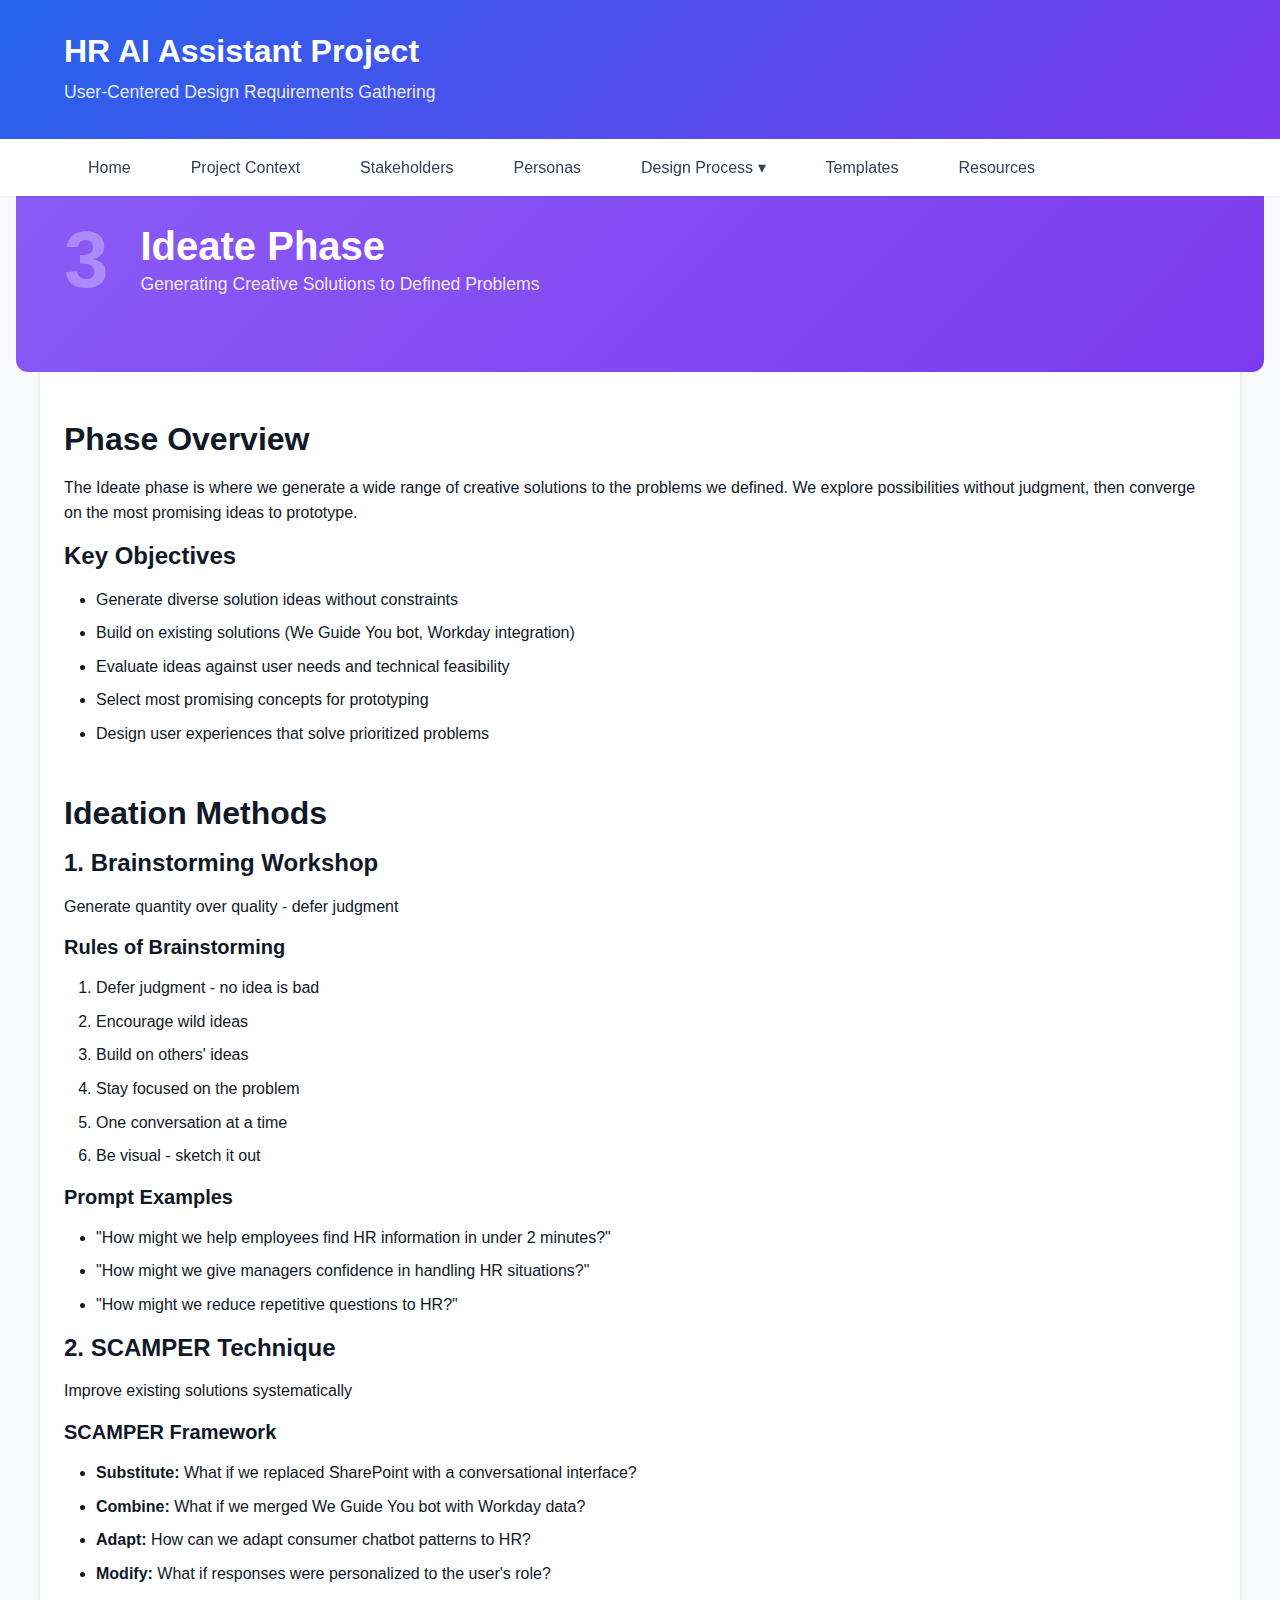
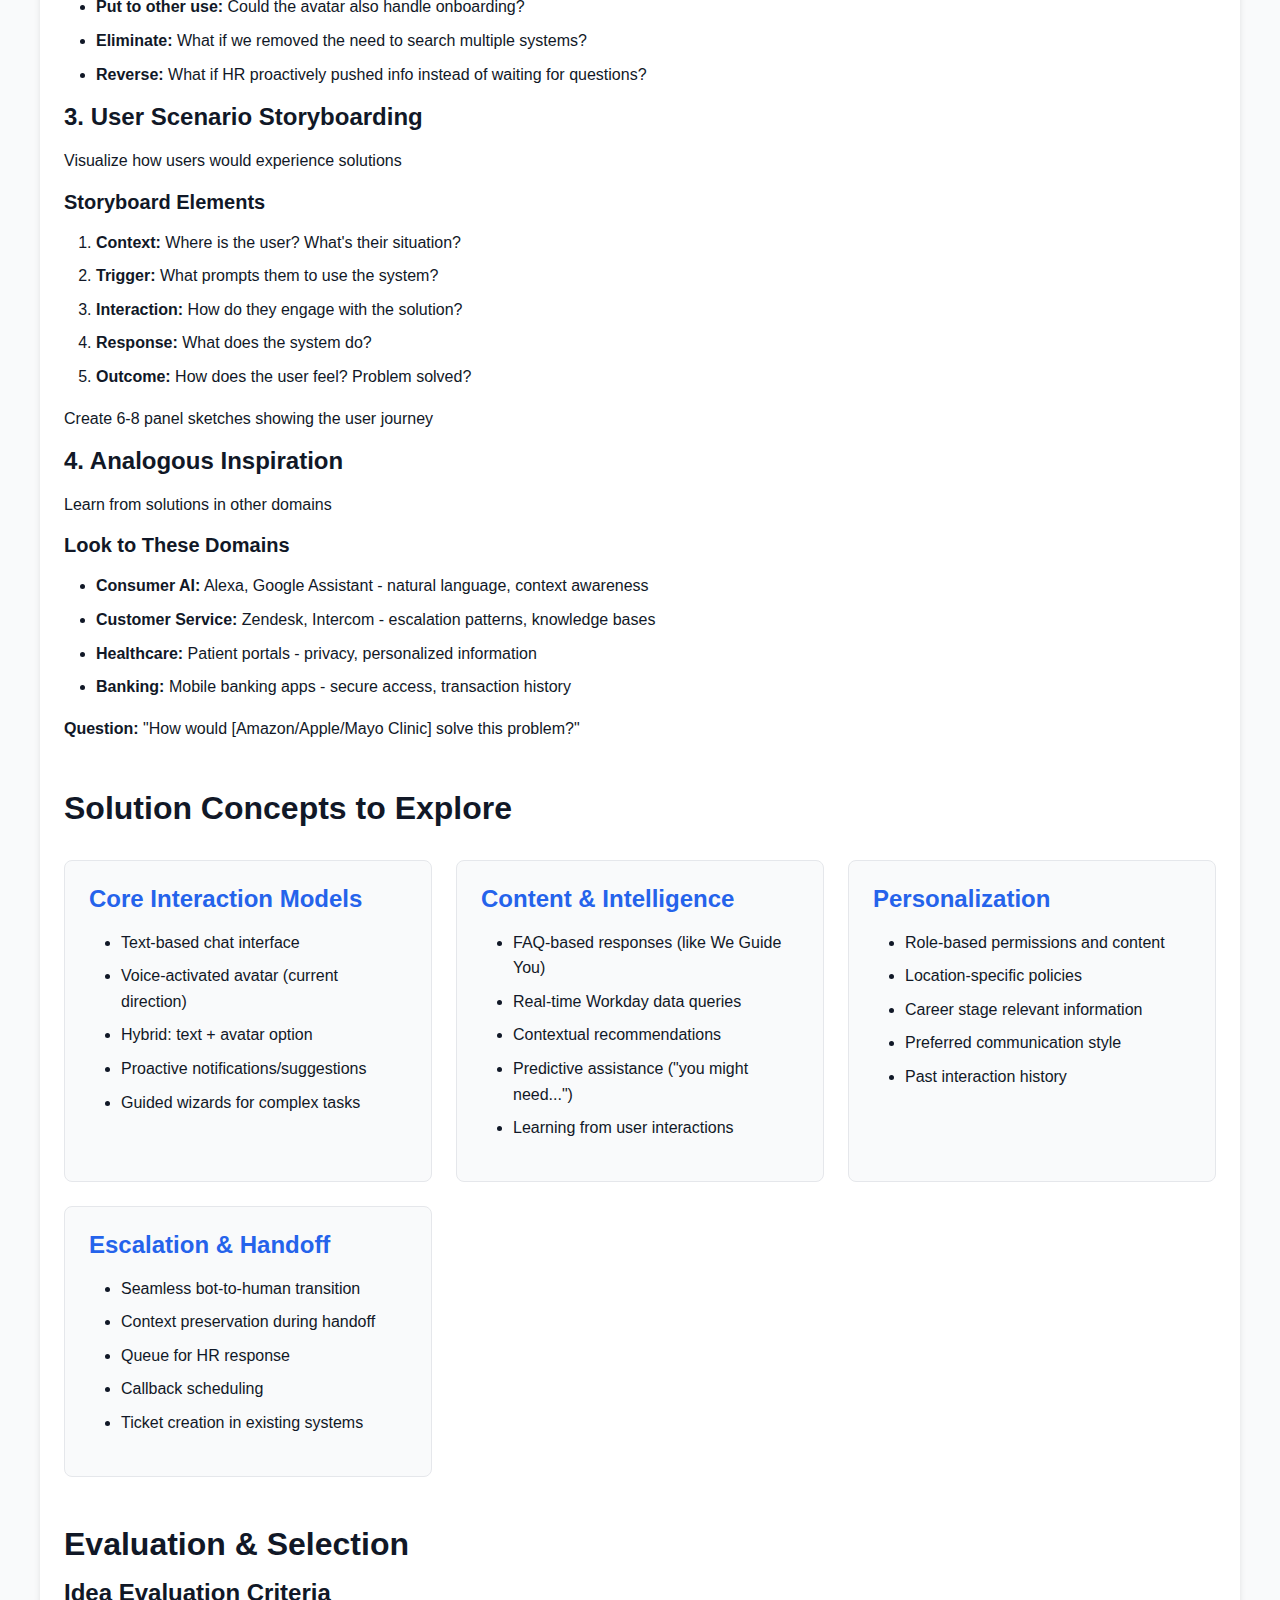
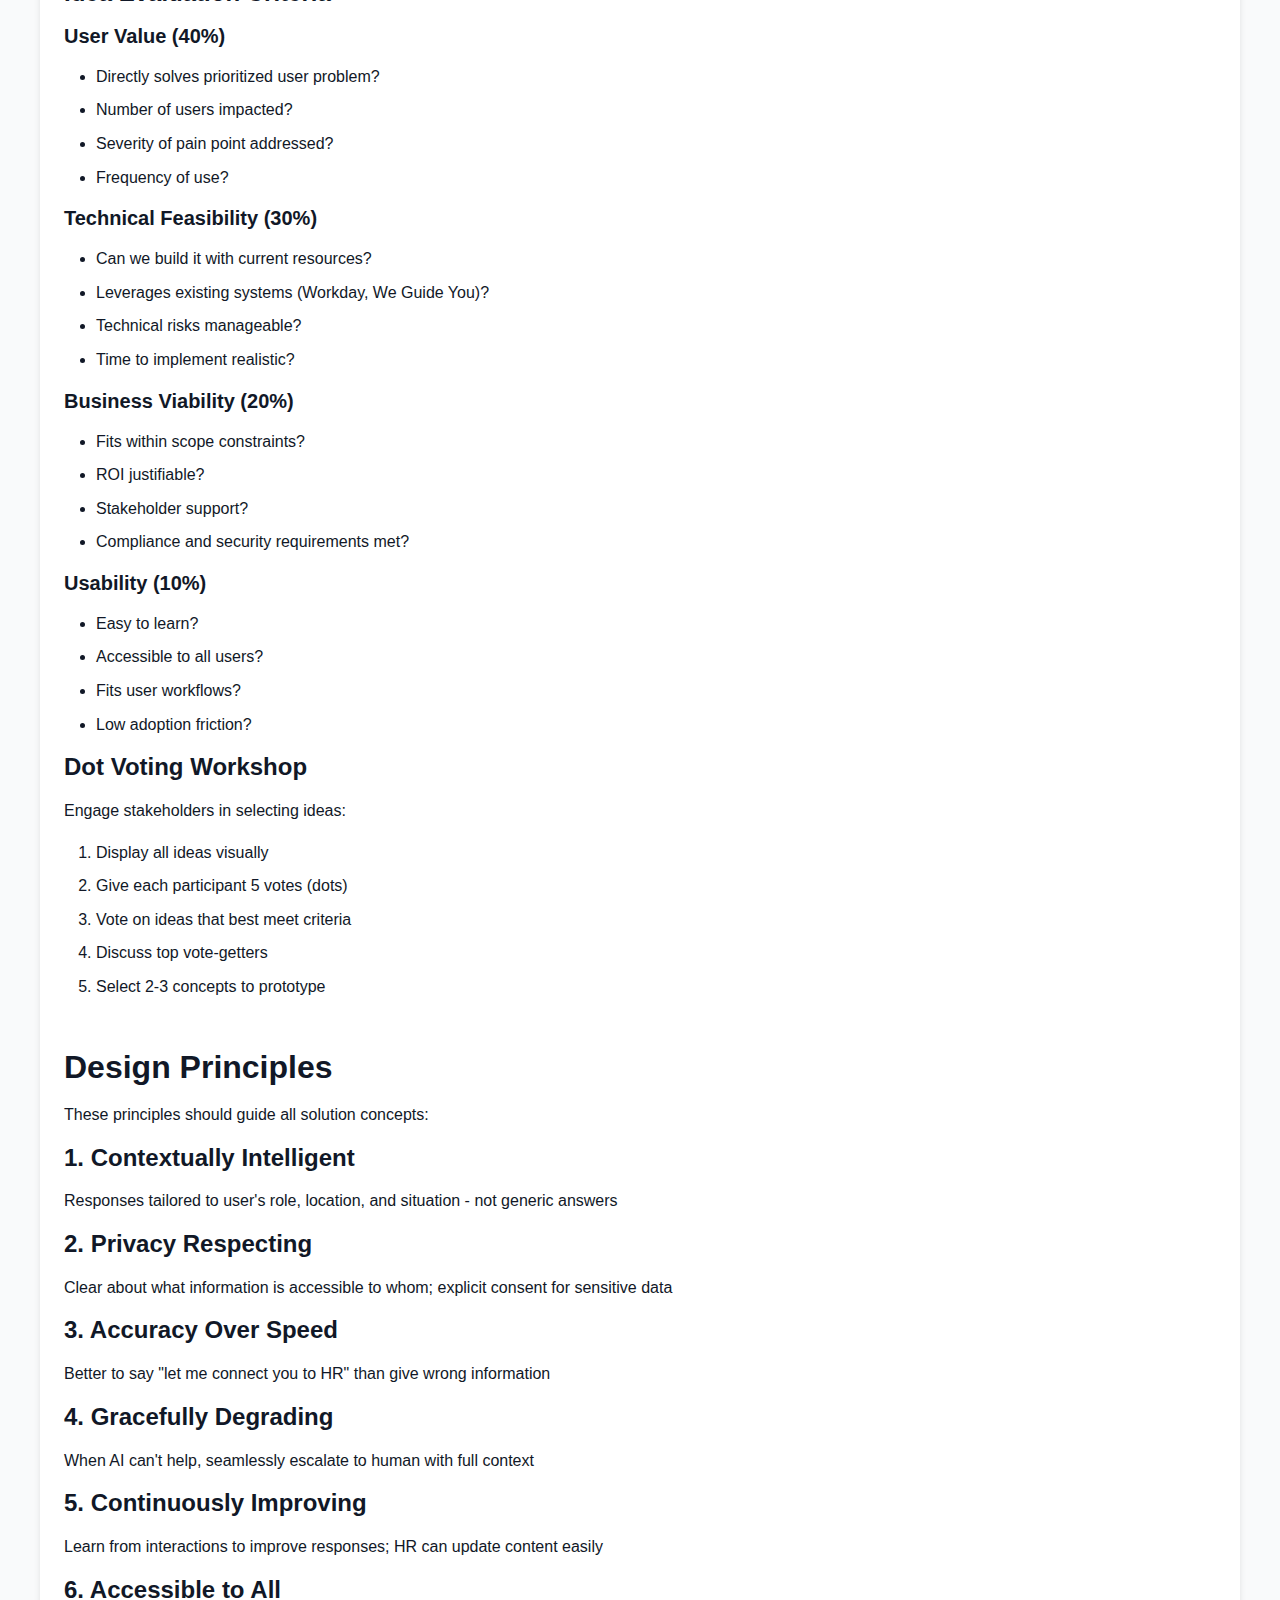
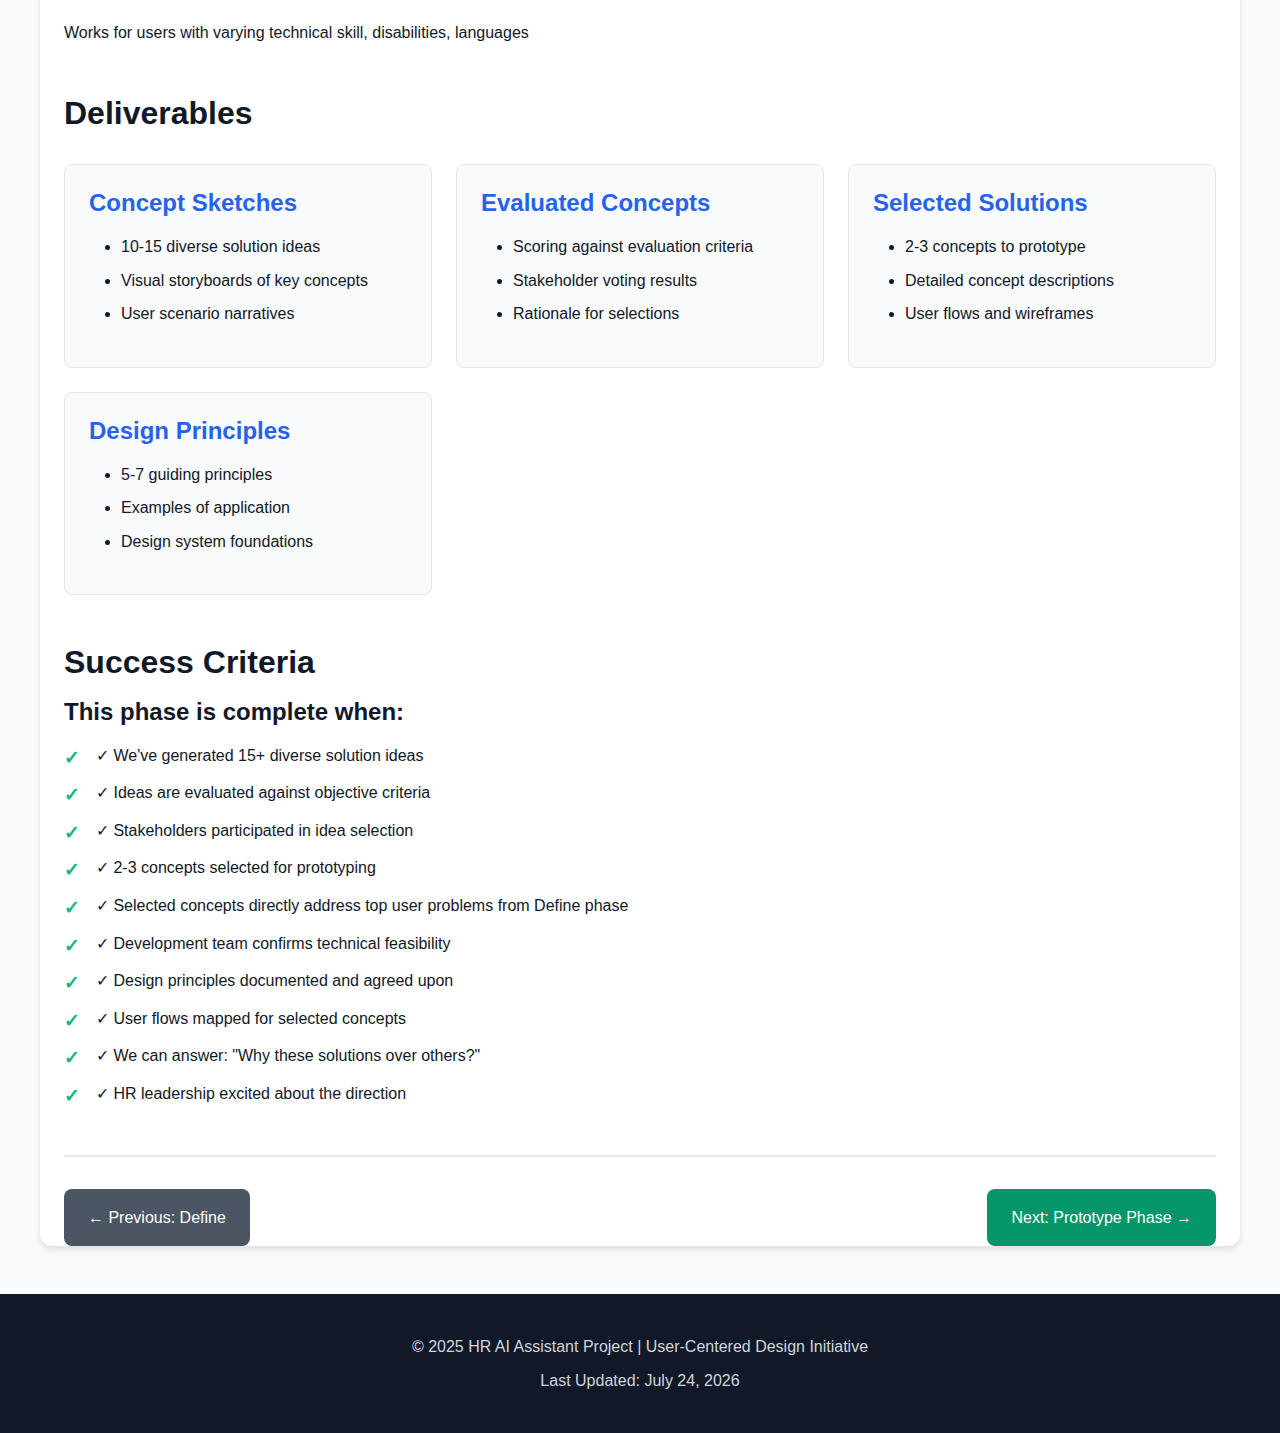
<file: phase3-ideate.html>
<!DOCTYPE html>
<html lang="en">
<head>
    <meta charset="UTF-8">
    <meta name="viewport" content="width=device-width, initial-scale=1.0">
    <title>Phase 3: Ideate - HR AI Assistant</title>
    <link rel="stylesheet" href="css/style.css">
</head>
<body>
    <header>
        <div class="container">
            <h1>HR AI Assistant Project</h1>
            <p class="tagline">User-Centered Design Requirements Gathering</p>
        </div>
    </header>

    <nav>
        <div class="container">
            <ul>
                <li><a href="index.html">Home</a></li>
                <li><a href="context.html">Project Context</a></li>
                <li><a href="stakeholders.html">Stakeholders</a></li>
                <li><a href="personas.html">Personas</a></li>
                <li class="dropdown">
                    <a href="#" class="dropbtn">Design Process ▾</a>
                    <div class="dropdown-content">
                        <a href="phase1-empathize.html">1. Empathize</a>
                        <a href="phase2-define.html">2. Define</a>
                        <a href="phase3-ideate.html" class="active">3. Ideate</a>
                        <a href="phase4-prototype.html">4. Prototype</a>
                        <a href="phase5-implement.html">5. Implement</a>
                    </div>
                </li>
                <li><a href="templates.html">Templates</a></li>
                <li><a href="resources.html">Resources</a></li>
            </ul>
        </div>
    </nav>

    <main class="container">
        <div class="phase-header ideate-phase">
            <div class="phase-number-large">3</div>
            <div class="phase-title">
                <h1>Ideate Phase</h1>
                <p>Generating Creative Solutions to Defined Problems</p>
            </div>
        </div>

        <section class="phase-content">
            <h2>Phase Overview</h2>
            <p>The Ideate phase is where we generate a wide range of creative solutions to the problems we defined. We explore possibilities without judgment, then converge on the most promising ideas to prototype.</p>

            <div class="phase-objectives">
                <h3>Key Objectives</h3>
                <ul>
                    <li>Generate diverse solution ideas without constraints</li>
                    <li>Build on existing solutions (We Guide You bot, Workday integration)</li>
                    <li>Evaluate ideas against user needs and technical feasibility</li>
                    <li>Select most promising concepts for prototyping</li>
                    <li>Design user experiences that solve prioritized problems</li>
                </ul>
            </div>
        </section>

        <section class="phase-content">
            <h2>Ideation Methods</h2>

            <div class="method-grid">
                <div class="method-card">
                    <h3>1. Brainstorming Workshop</h3>
                    <p>Generate quantity over quality - defer judgment</p>

                    <h4>Rules of Brainstorming</h4>
                    <ol>
                        <li>Defer judgment - no idea is bad</li>
                        <li>Encourage wild ideas</li>
                        <li>Build on others' ideas</li>
                        <li>Stay focused on the problem</li>
                        <li>One conversation at a time</li>
                        <li>Be visual - sketch it out</li>
                    </ol>

                    <h4>Prompt Examples</h4>
                    <ul>
                        <li>"How might we help employees find HR information in under 2 minutes?"</li>
                        <li>"How might we give managers confidence in handling HR situations?"</li>
                        <li>"How might we reduce repetitive questions to HR?"</li>
                    </ul>
                </div>

                <div class="method-card">
                    <h3>2. SCAMPER Technique</h3>
                    <p>Improve existing solutions systematically</p>

                    <h4>SCAMPER Framework</h4>
                    <ul>
                        <li><strong>Substitute:</strong> What if we replaced SharePoint with a conversational interface?</li>
                        <li><strong>Combine:</strong> What if we merged We Guide You bot with Workday data?</li>
                        <li><strong>Adapt:</strong> How can we adapt consumer chatbot patterns to HR?</li>
                        <li><strong>Modify:</strong> What if responses were personalized to the user's role?</li>
                        <li><strong>Put to other use:</strong> Could the avatar also handle onboarding?</li>
                        <li><strong>Eliminate:</strong> What if we removed the need to search multiple systems?</li>
                        <li><strong>Reverse:</strong> What if HR proactively pushed info instead of waiting for questions?</li>
                    </ul>
                </div>

                <div class="method-card">
                    <h3>3. User Scenario Storyboarding</h3>
                    <p>Visualize how users would experience solutions</p>

                    <h4>Storyboard Elements</h4>
                    <ol>
                        <li><strong>Context:</strong> Where is the user? What's their situation?</li>
                        <li><strong>Trigger:</strong> What prompts them to use the system?</li>
                        <li><strong>Interaction:</strong> How do they engage with the solution?</li>
                        <li><strong>Response:</strong> What does the system do?</li>
                        <li><strong>Outcome:</strong> How does the user feel? Problem solved?</li>
                    </ol>

                    <p>Create 6-8 panel sketches showing the user journey</p>
                </div>

                <div class="method-card">
                    <h3>4. Analogous Inspiration</h3>
                    <p>Learn from solutions in other domains</p>

                    <h4>Look to These Domains</h4>
                    <ul>
                        <li><strong>Consumer AI:</strong> Alexa, Google Assistant - natural language, context awareness</li>
                        <li><strong>Customer Service:</strong> Zendesk, Intercom - escalation patterns, knowledge bases</li>
                        <li><strong>Healthcare:</strong> Patient portals - privacy, personalized information</li>
                        <li><strong>Banking:</strong> Mobile banking apps - secure access, transaction history</li>
                    </ul>

                    <p><strong>Question:</strong> "How would [Amazon/Apple/Mayo Clinic] solve this problem?"</p>
                </div>
            </div>
        </section>

        <section class="phase-content">
            <h2>Solution Concepts to Explore</h2>

            <div class="concept-grid">
                <div class="concept-card">
                    <h3>Core Interaction Models</h3>
                    <ul>
                        <li>Text-based chat interface</li>
                        <li>Voice-activated avatar (current direction)</li>
                        <li>Hybrid: text + avatar option</li>
                        <li>Proactive notifications/suggestions</li>
                        <li>Guided wizards for complex tasks</li>
                    </ul>
                </div>

                <div class="concept-card">
                    <h3>Content & Intelligence</h3>
                    <ul>
                        <li>FAQ-based responses (like We Guide You)</li>
                        <li>Real-time Workday data queries</li>
                        <li>Contextual recommendations</li>
                        <li>Predictive assistance ("you might need...")</li>
                        <li>Learning from user interactions</li>
                    </ul>
                </div>

                <div class="concept-card">
                    <h3>Personalization</h3>
                    <ul>
                        <li>Role-based permissions and content</li>
                        <li>Location-specific policies</li>
                        <li>Career stage relevant information</li>
                        <li>Preferred communication style</li>
                        <li>Past interaction history</li>
                    </ul>
                </div>

                <div class="concept-card">
                    <h3>Escalation & Handoff</h3>
                    <ul>
                        <li>Seamless bot-to-human transition</li>
                        <li>Context preservation during handoff</li>
                        <li>Queue for HR response</li>
                        <li>Callback scheduling</li>
                        <li>Ticket creation in existing systems</li>
                    </ul>
                </div>
            </div>
        </section>

        <section class="phase-content">
            <h2>Evaluation & Selection</h2>

            <h3>Idea Evaluation Criteria</h3>
            <div class="evaluation-framework">
                <div class="criteria-group">
                    <h4>User Value (40%)</h4>
                    <ul>
                        <li>Directly solves prioritized user problem?</li>
                        <li>Number of users impacted?</li>
                        <li>Severity of pain point addressed?</li>
                        <li>Frequency of use?</li>
                    </ul>
                </div>

                <div class="criteria-group">
                    <h4>Technical Feasibility (30%)</h4>
                    <ul>
                        <li>Can we build it with current resources?</li>
                        <li>Leverages existing systems (Workday, We Guide You)?</li>
                        <li>Technical risks manageable?</li>
                        <li>Time to implement realistic?</li>
                    </ul>
                </div>

                <div class="criteria-group">
                    <h4>Business Viability (20%)</h4>
                    <ul>
                        <li>Fits within scope constraints?</li>
                        <li>ROI justifiable?</li>
                        <li>Stakeholder support?</li>
                        <li>Compliance and security requirements met?</li>
                    </ul>
                </div>

                <div class="criteria-group">
                    <h4>Usability (10%)</h4>
                    <ul>
                        <li>Easy to learn?</li>
                        <li>Accessible to all users?</li>
                        <li>Fits user workflows?</li>
                        <li>Low adoption friction?</li>
                    </ul>
                </div>
            </div>

            <h3>Dot Voting Workshop</h3>
            <p>Engage stakeholders in selecting ideas:</p>
            <ol>
                <li>Display all ideas visually</li>
                <li>Give each participant 5 votes (dots)</li>
                <li>Vote on ideas that best meet criteria</li>
                <li>Discuss top vote-getters</li>
                <li>Select 2-3 concepts to prototype</li>
            </ol>
        </section>

        <section class="phase-content">
            <h2>Design Principles</h2>
            <p>These principles should guide all solution concepts:</p>

            <div class="principles-list">
                <div class="principle-item">
                    <h3>1. Contextually Intelligent</h3>
                    <p>Responses tailored to user's role, location, and situation - not generic answers</p>
                </div>

                <div class="principle-item">
                    <h3>2. Privacy Respecting</h3>
                    <p>Clear about what information is accessible to whom; explicit consent for sensitive data</p>
                </div>

                <div class="principle-item">
                    <h3>3. Accuracy Over Speed</h3>
                    <p>Better to say "let me connect you to HR" than give wrong information</p>
                </div>

                <div class="principle-item">
                    <h3>4. Gracefully Degrading</h3>
                    <p>When AI can't help, seamlessly escalate to human with full context</p>
                </div>

                <div class="principle-item">
                    <h3>5. Continuously Improving</h3>
                    <p>Learn from interactions to improve responses; HR can update content easily</p>
                </div>

                <div class="principle-item">
                    <h3>6. Accessible to All</h3>
                    <p>Works for users with varying technical skill, disabilities, languages</p>
                </div>
            </div>
        </section>

        <section class="phase-content">
            <h2>Deliverables</h2>

            <div class="deliverables-grid">
                <div class="deliverable-card">
                    <h3>Concept Sketches</h3>
                    <ul>
                        <li>10-15 diverse solution ideas</li>
                        <li>Visual storyboards of key concepts</li>
                        <li>User scenario narratives</li>
                    </ul>
                </div>

                <div class="deliverable-card">
                    <h3>Evaluated Concepts</h3>
                    <ul>
                        <li>Scoring against evaluation criteria</li>
                        <li>Stakeholder voting results</li>
                        <li>Rationale for selections</li>
                    </ul>
                </div>

                <div class="deliverable-card">
                    <h3>Selected Solutions</h3>
                    <ul>
                        <li>2-3 concepts to prototype</li>
                        <li>Detailed concept descriptions</li>
                        <li>User flows and wireframes</li>
                    </ul>
                </div>

                <div class="deliverable-card">
                    <h3>Design Principles</h3>
                    <ul>
                        <li>5-7 guiding principles</li>
                        <li>Examples of application</li>
                        <li>Design system foundations</li>
                    </ul>
                </div>
            </div>
        </section>

        <section class="phase-content">
            <h2>Success Criteria</h2>

            <div class="success-checklist">
                <h3>This phase is complete when:</h3>
                <ul class="checklist">
                    <li>✓ We've generated 15+ diverse solution ideas</li>
                    <li>✓ Ideas are evaluated against objective criteria</li>
                    <li>✓ Stakeholders participated in idea selection</li>
                    <li>✓ 2-3 concepts selected for prototyping</li>
                    <li>✓ Selected concepts directly address top user problems from Define phase</li>
                    <li>✓ Development team confirms technical feasibility</li>
                    <li>✓ Design principles documented and agreed upon</li>
                    <li>✓ User flows mapped for selected concepts</li>
                    <li>✓ We can answer: "Why these solutions over others?"</li>
                    <li>✓ HR leadership excited about the direction</li>
                </ul>
            </div>
        </section>

        <div class="phase-navigation">
            <a href="phase2-define.html" class="btn-nav">← Previous: Define</a>
            <a href="phase4-prototype.html" class="btn-nav-next">Next: Prototype Phase →</a>
        </div>
    </main>

    <footer>
        <div class="container">
            <p>&copy; 2025 HR AI Assistant Project | User-Centered Design Initiative</p>
            <p>Last Updated: <span id="lastUpdated"></span></p>
        </div>
    </footer>

    <script>
        document.getElementById('lastUpdated').textContent = new Date().toLocaleDateString('en-US', {
            year: 'numeric',
            month: 'long',
            day: 'numeric'
        });
    </script>
</body>
</html>
</file>
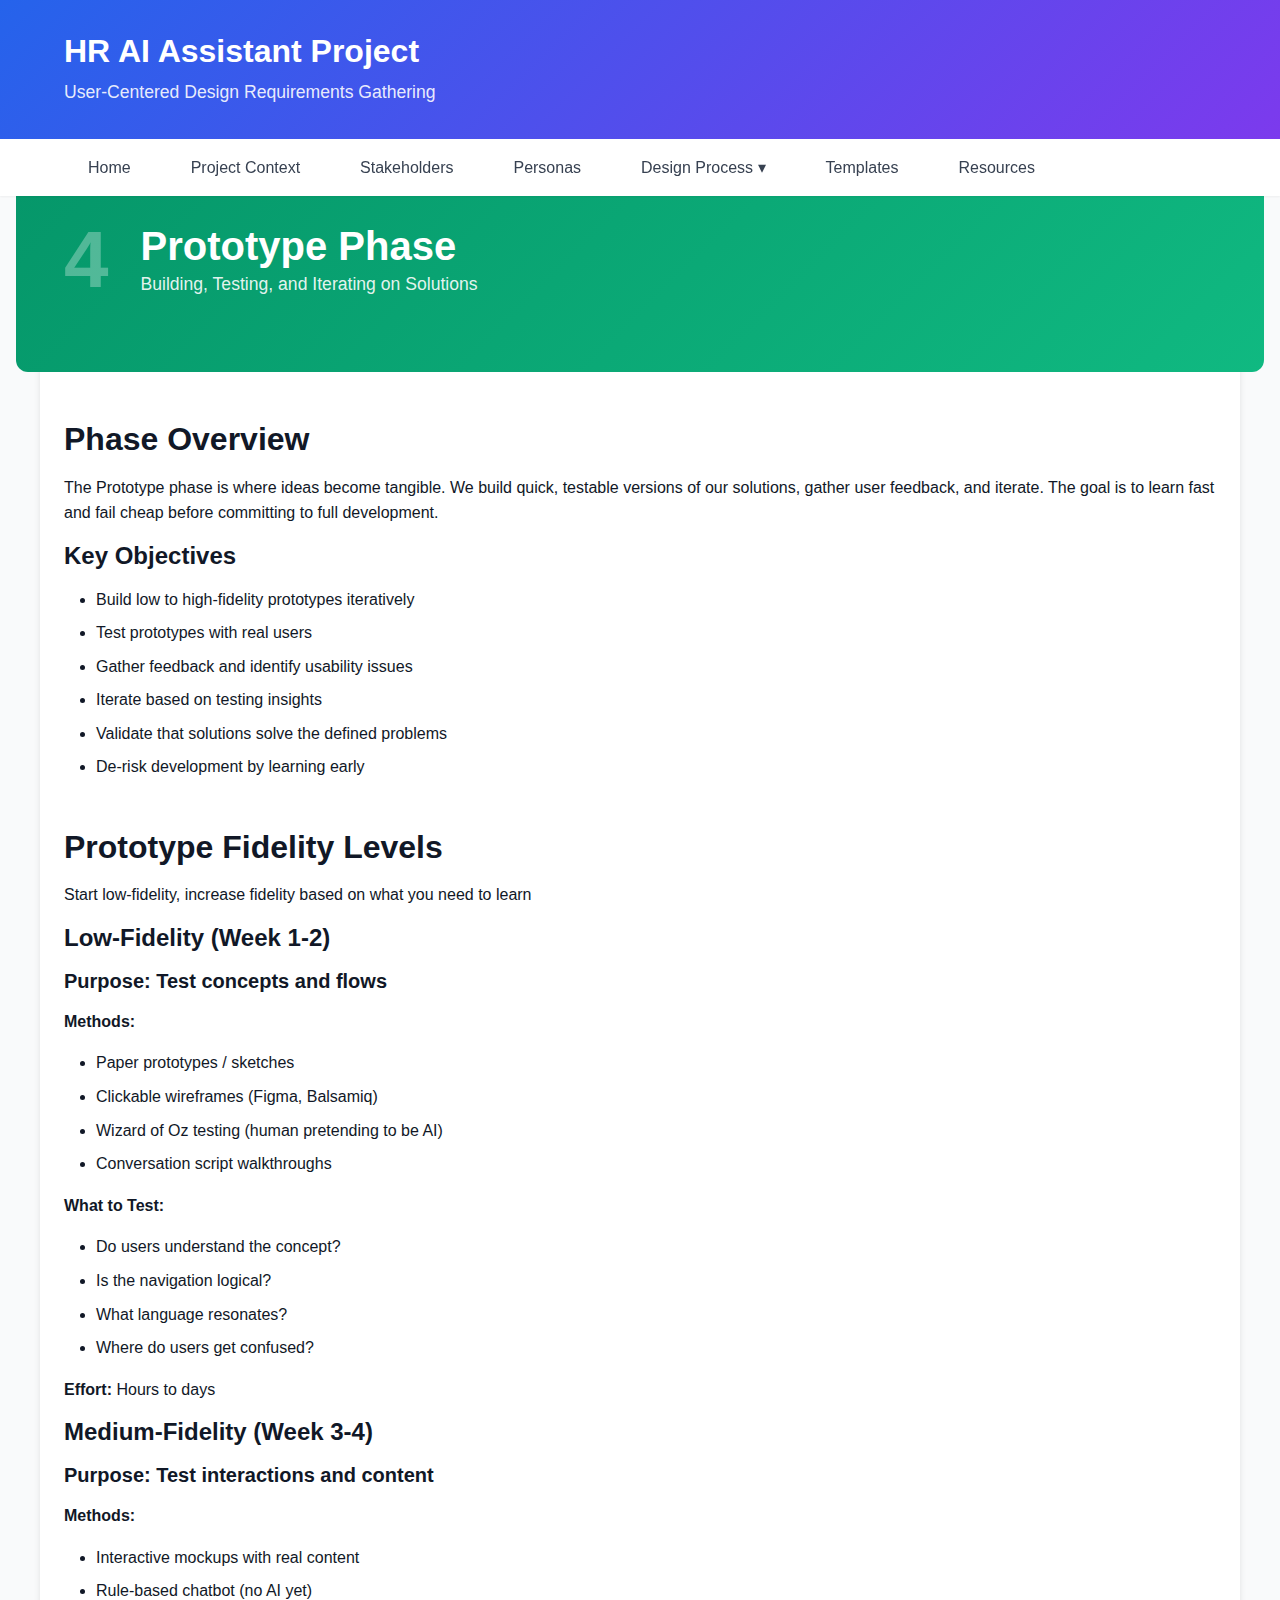
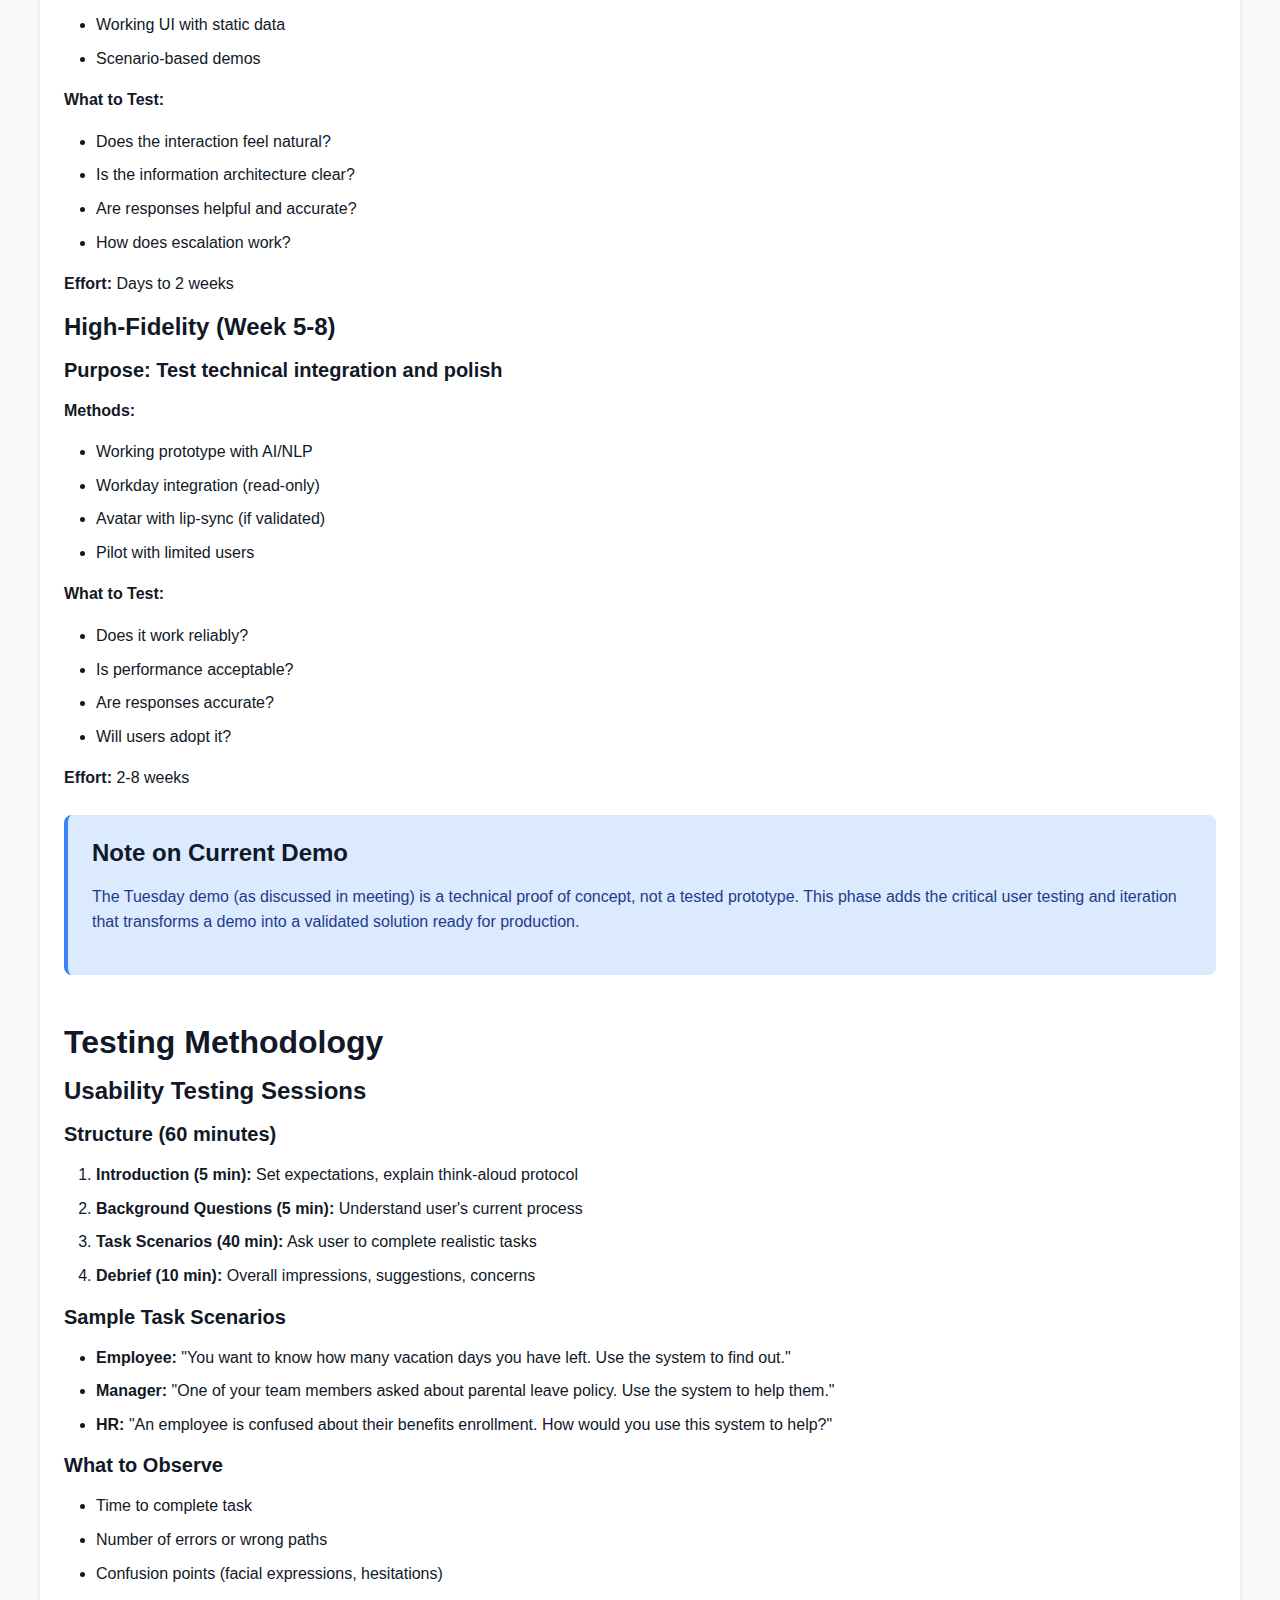
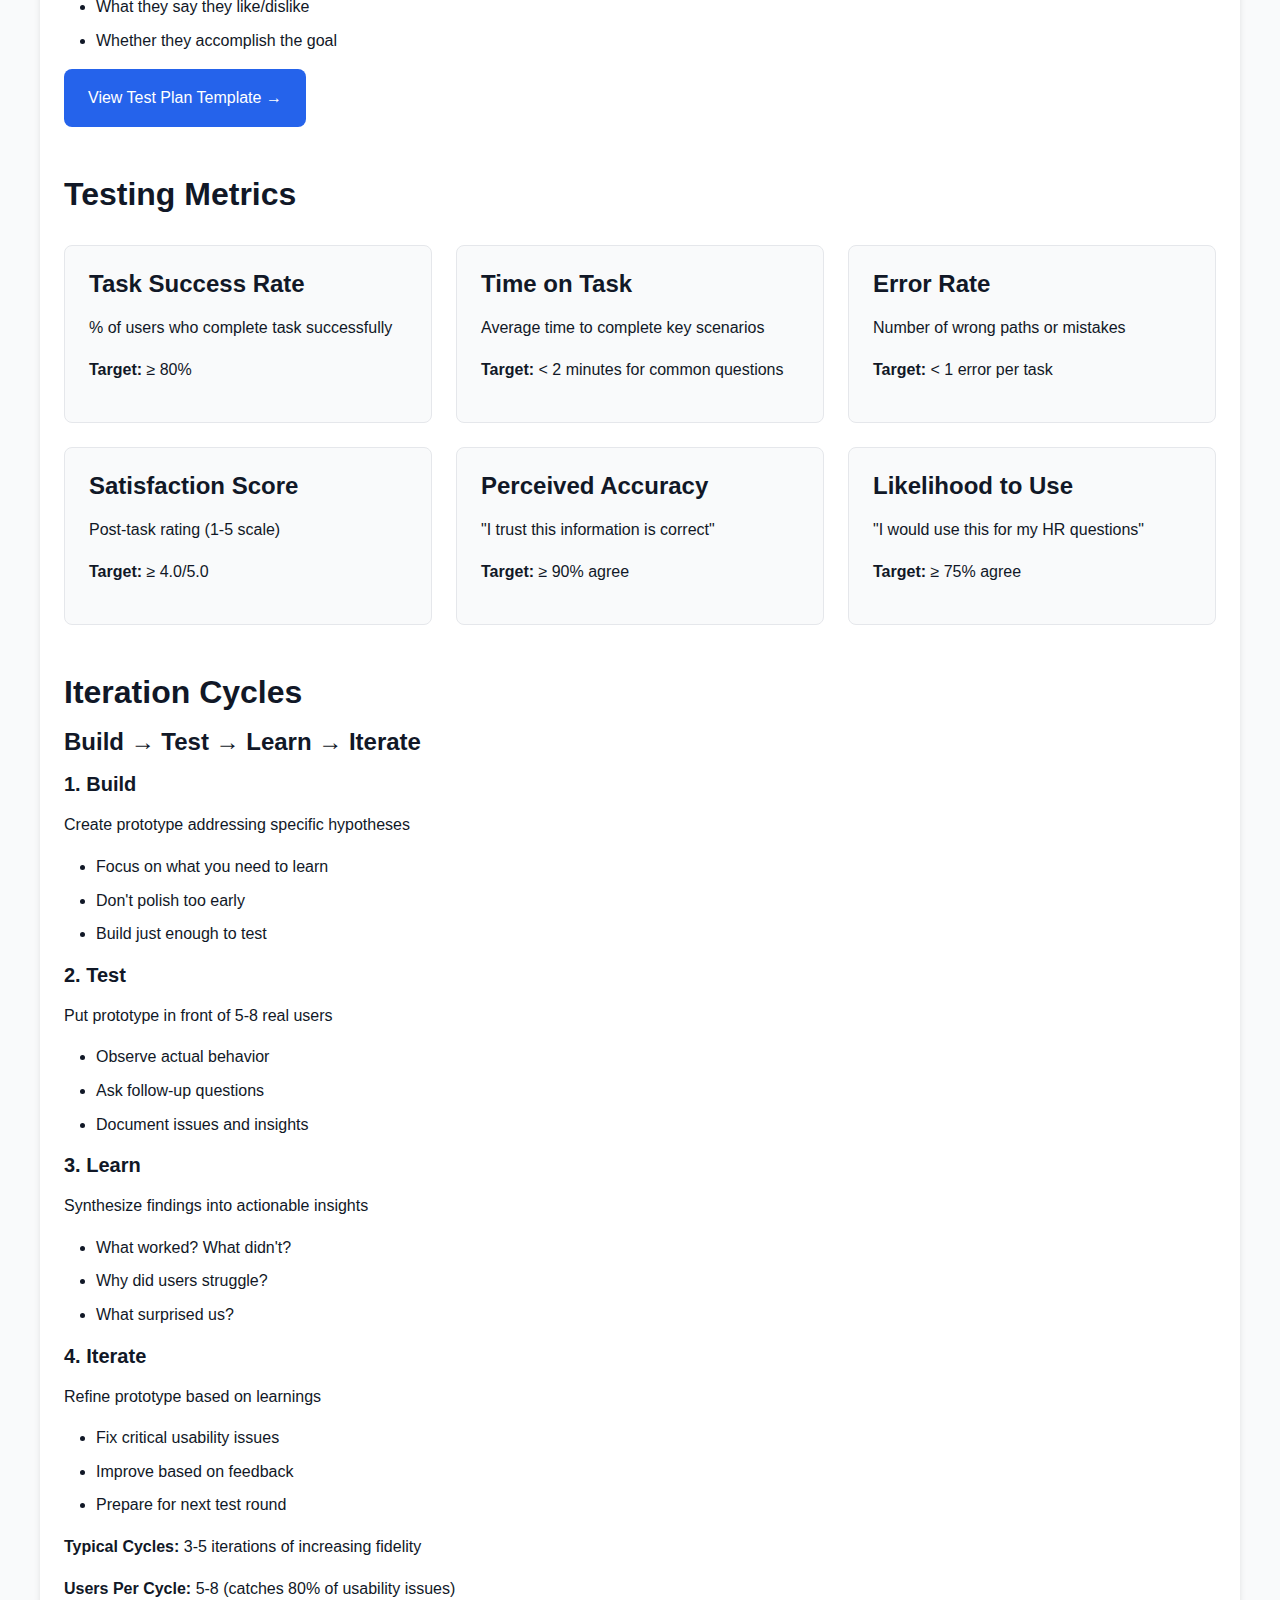
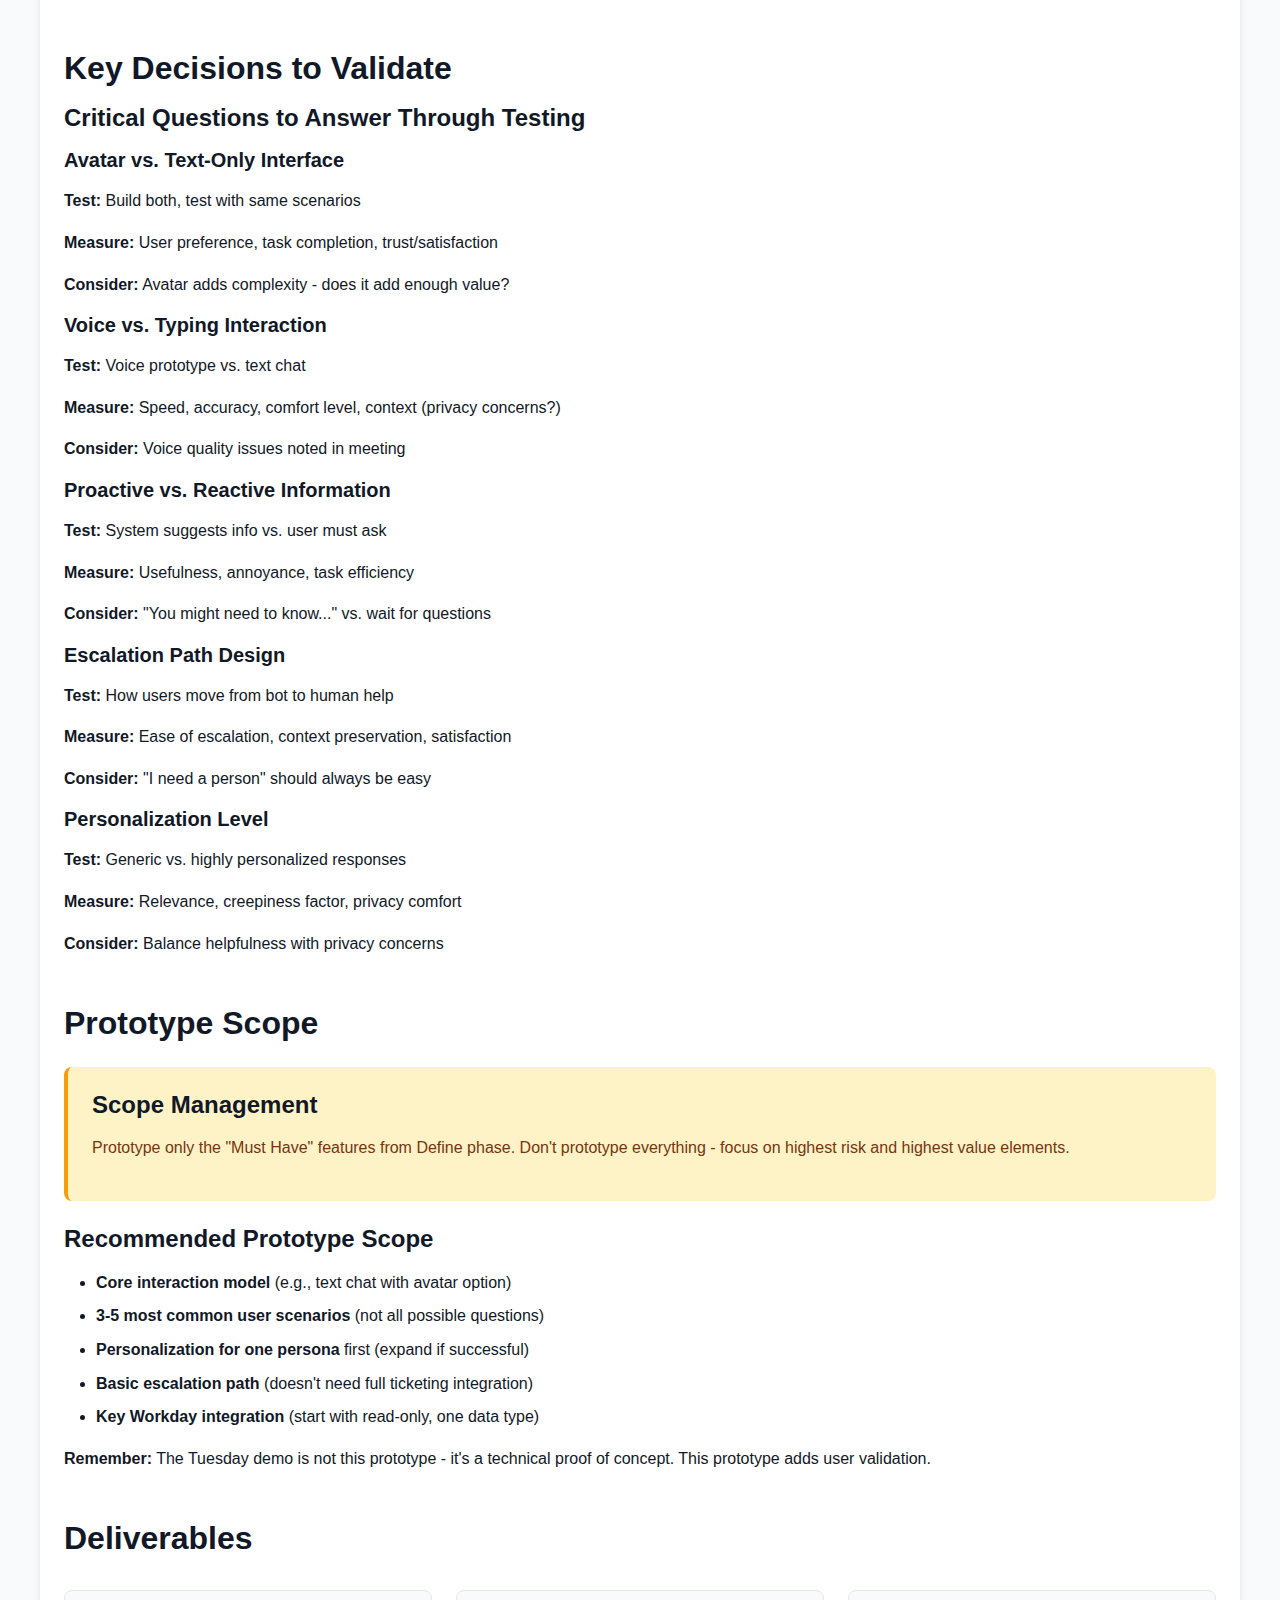
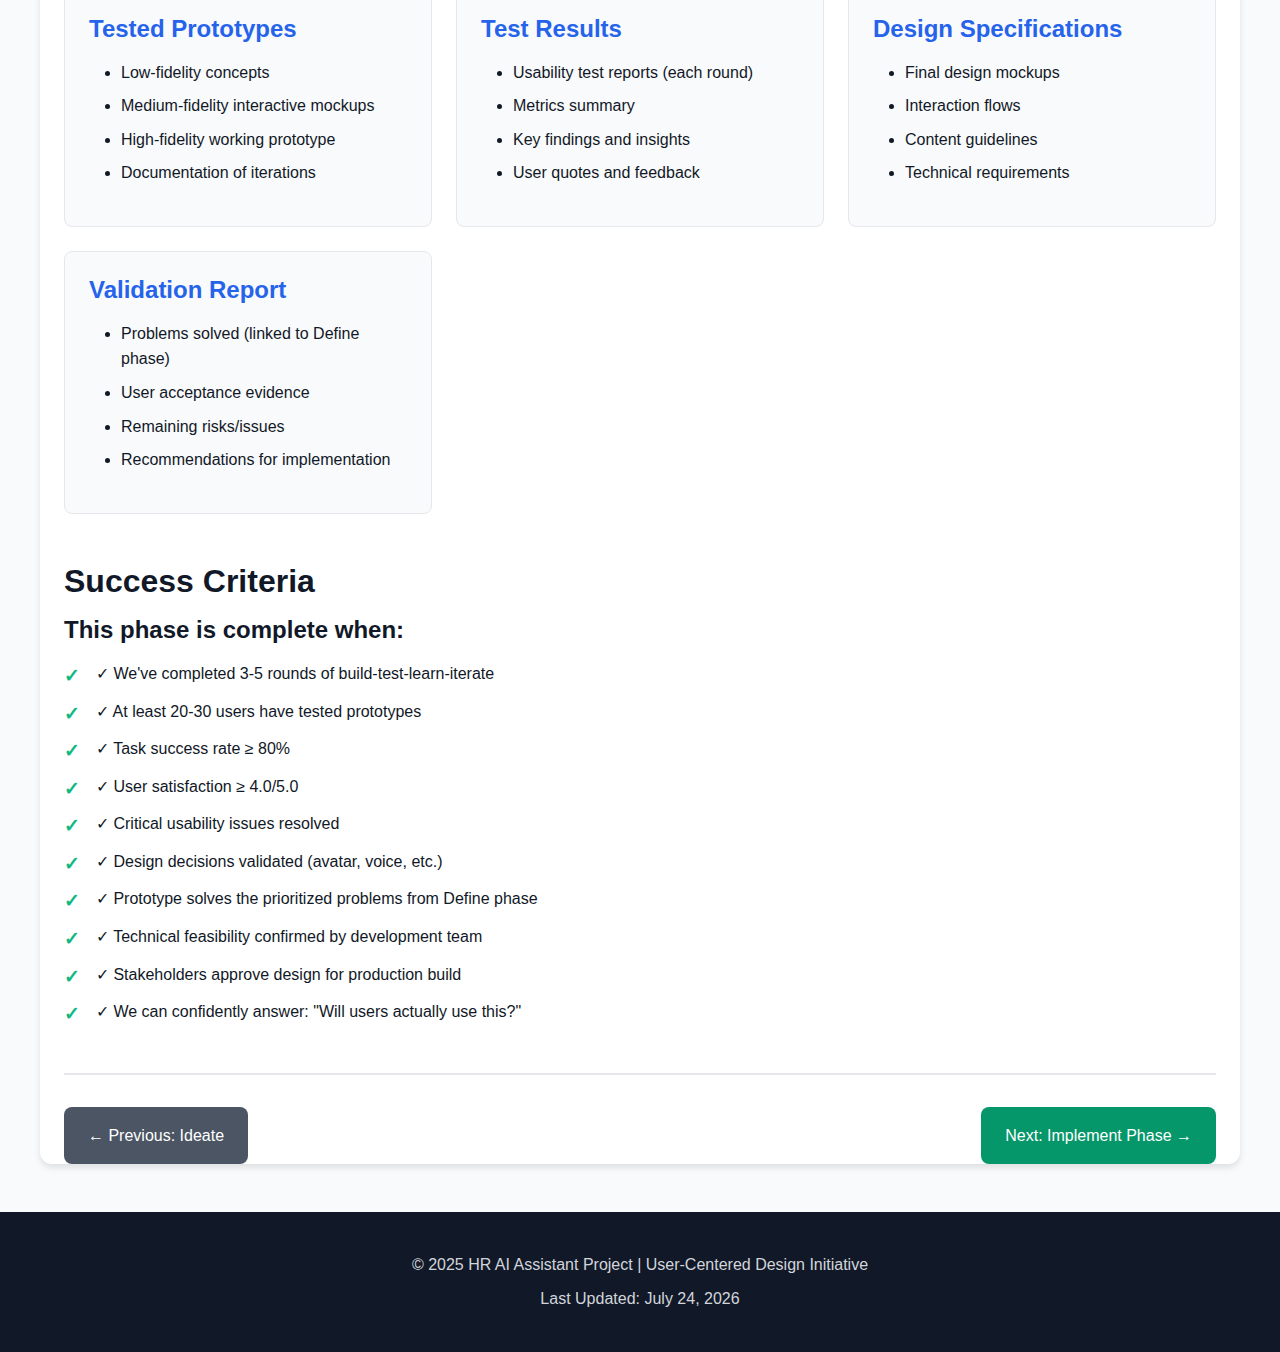
<file: phase4-prototype.html>
<!DOCTYPE html>
<html lang="en">
<head>
    <meta charset="UTF-8">
    <meta name="viewport" content="width=device-width, initial-scale=1.0">
    <title>Phase 4: Prototype - HR AI Assistant</title>
    <link rel="stylesheet" href="css/style.css">
</head>
<body>
    <header>
        <div class="container">
            <h1>HR AI Assistant Project</h1>
            <p class="tagline">User-Centered Design Requirements Gathering</p>
        </div>
    </header>

    <nav>
        <div class="container">
            <ul>
                <li><a href="index.html">Home</a></li>
                <li><a href="context.html">Project Context</a></li>
                <li><a href="stakeholders.html">Stakeholders</a></li>
                <li><a href="personas.html">Personas</a></li>
                <li class="dropdown">
                    <a href="#" class="dropbtn">Design Process ▾</a>
                    <div class="dropdown-content">
                        <a href="phase1-empathize.html">1. Empathize</a>
                        <a href="phase2-define.html">2. Define</a>
                        <a href="phase3-ideate.html">3. Ideate</a>
                        <a href="phase4-prototype.html" class="active">4. Prototype</a>
                        <a href="phase5-implement.html">5. Implement</a>
                    </div>
                </li>
                <li><a href="templates.html">Templates</a></li>
                <li><a href="resources.html">Resources</a></li>
            </ul>
        </div>
    </nav>

    <main class="container">
        <div class="phase-header prototype-phase">
            <div class="phase-number-large">4</div>
            <div class="phase-title">
                <h1>Prototype Phase</h1>
                <p>Building, Testing, and Iterating on Solutions</p>
            </div>
        </div>

        <section class="phase-content">
            <h2>Phase Overview</h2>
            <p>The Prototype phase is where ideas become tangible. We build quick, testable versions of our solutions, gather user feedback, and iterate. The goal is to learn fast and fail cheap before committing to full development.</p>

            <div class="phase-objectives">
                <h3>Key Objectives</h3>
                <ul>
                    <li>Build low to high-fidelity prototypes iteratively</li>
                    <li>Test prototypes with real users</li>
                    <li>Gather feedback and identify usability issues</li>
                    <li>Iterate based on testing insights</li>
                    <li>Validate that solutions solve the defined problems</li>
                    <li>De-risk development by learning early</li>
                </ul>
            </div>
        </section>

        <section class="phase-content">
            <h2>Prototype Fidelity Levels</h2>
            <p>Start low-fidelity, increase fidelity based on what you need to learn</p>

            <div class="fidelity-grid">
                <div class="fidelity-card low">
                    <h3>Low-Fidelity (Week 1-2)</h3>
                    <h4>Purpose: Test concepts and flows</h4>

                    <p><strong>Methods:</strong></p>
                    <ul>
                        <li>Paper prototypes / sketches</li>
                        <li>Clickable wireframes (Figma, Balsamiq)</li>
                        <li>Wizard of Oz testing (human pretending to be AI)</li>
                        <li>Conversation script walkthroughs</li>
                    </ul>

                    <p><strong>What to Test:</strong></p>
                    <ul>
                        <li>Do users understand the concept?</li>
                        <li>Is the navigation logical?</li>
                        <li>What language resonates?</li>
                        <li>Where do users get confused?</li>
                    </ul>

                    <p><strong>Effort:</strong> Hours to days</p>
                </div>

                <div class="fidelity-card medium">
                    <h3>Medium-Fidelity (Week 3-4)</h3>
                    <h4>Purpose: Test interactions and content</h4>

                    <p><strong>Methods:</strong></p>
                    <ul>
                        <li>Interactive mockups with real content</li>
                        <li>Rule-based chatbot (no AI yet)</li>
                        <li>Working UI with static data</li>
                        <li>Scenario-based demos</li>
                    </ul>

                    <p><strong>What to Test:</strong></p>
                    <ul>
                        <li>Does the interaction feel natural?</li>
                        <li>Is the information architecture clear?</li>
                        <li>Are responses helpful and accurate?</li>
                        <li>How does escalation work?</li>
                    </ul>

                    <p><strong>Effort:</strong> Days to 2 weeks</p>
                </div>

                <div class="fidelity-card high">
                    <h3>High-Fidelity (Week 5-8)</h3>
                    <h4>Purpose: Test technical integration and polish</h4>

                    <p><strong>Methods:</strong></p>
                    <ul>
                        <li>Working prototype with AI/NLP</li>
                        <li>Workday integration (read-only)</li>
                        <li>Avatar with lip-sync (if validated)</li>
                        <li>Pilot with limited users</li>
                    </ul>

                    <p><strong>What to Test:</strong></p>
                    <ul>
                        <li>Does it work reliably?</li>
                        <li>Is performance acceptable?</li>
                        <li>Are responses accurate?</li>
                        <li>Will users adopt it?</li>
                    </ul>

                    <p><strong>Effort:</strong> 2-8 weeks</p>
                </div>
            </div>

            <div class="alert info">
                <h3>Note on Current Demo</h3>
                <p>The Tuesday demo (as discussed in meeting) is a technical proof of concept, not a tested prototype. This phase adds the critical user testing and iteration that transforms a demo into a validated solution ready for production.</p>
            </div>
        </section>

        <section class="phase-content">
            <h2>Testing Methodology</h2>

            <div class="testing-approach">
                <h3>Usability Testing Sessions</h3>

                <h4>Structure (60 minutes)</h4>
                <ol>
                    <li><strong>Introduction (5 min):</strong> Set expectations, explain think-aloud protocol</li>
                    <li><strong>Background Questions (5 min):</strong> Understand user's current process</li>
                    <li><strong>Task Scenarios (40 min):</strong> Ask user to complete realistic tasks</li>
                    <li><strong>Debrief (10 min):</strong> Overall impressions, suggestions, concerns</li>
                </ol>

                <h4>Sample Task Scenarios</h4>
                <ul>
                    <li><strong>Employee:</strong> "You want to know how many vacation days you have left. Use the system to find out."</li>
                    <li><strong>Manager:</strong> "One of your team members asked about parental leave policy. Use the system to help them."</li>
                    <li><strong>HR:</strong> "An employee is confused about their benefits enrollment. How would you use this system to help?"</li>
                </ul>

                <h4>What to Observe</h4>
                <ul>
                    <li>Time to complete task</li>
                    <li>Number of errors or wrong paths</li>
                    <li>Confusion points (facial expressions, hesitations)</li>
                    <li>What they say they like/dislike</li>
                    <li>Whether they accomplish the goal</li>
                </ul>

                <a href="templates.html#usability-test-plan" class="btn">View Test Plan Template →</a>
            </div>
        </section>

        <section class="phase-content">
            <h2>Testing Metrics</h2>

            <div class="metrics-grid">
                <div class="metric-card">
                    <h3>Task Success Rate</h3>
                    <p>% of users who complete task successfully</p>
                    <p><strong>Target:</strong> ≥ 80%</p>
                </div>

                <div class="metric-card">
                    <h3>Time on Task</h3>
                    <p>Average time to complete key scenarios</p>
                    <p><strong>Target:</strong> &lt; 2 minutes for common questions</p>
                </div>

                <div class="metric-card">
                    <h3>Error Rate</h3>
                    <p>Number of wrong paths or mistakes</p>
                    <p><strong>Target:</strong> &lt; 1 error per task</p>
                </div>

                <div class="metric-card">
                    <h3>Satisfaction Score</h3>
                    <p>Post-task rating (1-5 scale)</p>
                    <p><strong>Target:</strong> ≥ 4.0/5.0</p>
                </div>

                <div class="metric-card">
                    <h3>Perceived Accuracy</h3>
                    <p>"I trust this information is correct"</p>
                    <p><strong>Target:</strong> ≥ 90% agree</p>
                </div>

                <div class="metric-card">
                    <h3>Likelihood to Use</h3>
                    <p>"I would use this for my HR questions"</p>
                    <p><strong>Target:</strong> ≥ 75% agree</p>
                </div>
            </div>
        </section>

        <section class="phase-content">
            <h2>Iteration Cycles</h2>

            <div class="iteration-process">
                <h3>Build → Test → Learn → Iterate</h3>

                <div class="cycle-steps">
                    <div class="cycle-step">
                        <h4>1. Build</h4>
                        <p>Create prototype addressing specific hypotheses</p>
                        <ul>
                            <li>Focus on what you need to learn</li>
                            <li>Don't polish too early</li>
                            <li>Build just enough to test</li>
                        </ul>
                    </div>

                    <div class="cycle-step">
                        <h4>2. Test</h4>
                        <p>Put prototype in front of 5-8 real users</p>
                        <ul>
                            <li>Observe actual behavior</li>
                            <li>Ask follow-up questions</li>
                            <li>Document issues and insights</li>
                        </ul>
                    </div>

                    <div class="cycle-step">
                        <h4>3. Learn</h4>
                        <p>Synthesize findings into actionable insights</p>
                        <ul>
                            <li>What worked? What didn't?</li>
                            <li>Why did users struggle?</li>
                            <li>What surprised us?</li>
                        </ul>
                    </div>

                    <div class="cycle-step">
                        <h4>4. Iterate</h4>
                        <p>Refine prototype based on learnings</p>
                        <ul>
                            <li>Fix critical usability issues</li>
                            <li>Improve based on feedback</li>
                            <li>Prepare for next test round</li>
                        </ul>
                    </div>
                </div>

                <p><strong>Typical Cycles:</strong> 3-5 iterations of increasing fidelity</p>
                <p><strong>Users Per Cycle:</strong> 5-8 (catches 80% of usability issues)</p>
            </div>
        </section>

        <section class="phase-content">
            <h2>Key Decisions to Validate</h2>

            <div class="decisions-list">
                <h3>Critical Questions to Answer Through Testing</h3>

                <div class="decision-item">
                    <h4>Avatar vs. Text-Only Interface</h4>
                    <p><strong>Test:</strong> Build both, test with same scenarios</p>
                    <p><strong>Measure:</strong> User preference, task completion, trust/satisfaction</p>
                    <p><strong>Consider:</strong> Avatar adds complexity - does it add enough value?</p>
                </div>

                <div class="decision-item">
                    <h4>Voice vs. Typing Interaction</h4>
                    <p><strong>Test:</strong> Voice prototype vs. text chat</p>
                    <p><strong>Measure:</strong> Speed, accuracy, comfort level, context (privacy concerns?)</p>
                    <p><strong>Consider:</strong> Voice quality issues noted in meeting</p>
                </div>

                <div class="decision-item">
                    <h4>Proactive vs. Reactive Information</h4>
                    <p><strong>Test:</strong> System suggests info vs. user must ask</p>
                    <p><strong>Measure:</strong> Usefulness, annoyance, task efficiency</p>
                    <p><strong>Consider:</strong> "You might need to know..." vs. wait for questions</p>
                </div>

                <div class="decision-item">
                    <h4>Escalation Path Design</h4>
                    <p><strong>Test:</strong> How users move from bot to human help</p>
                    <p><strong>Measure:</strong> Ease of escalation, context preservation, satisfaction</p>
                    <p><strong>Consider:</strong> "I need a person" should always be easy</p>
                </div>

                <div class="decision-item">
                    <h4>Personalization Level</h4>
                    <p><strong>Test:</strong> Generic vs. highly personalized responses</p>
                    <p><strong>Measure:</strong> Relevance, creepiness factor, privacy comfort</p>
                    <p><strong>Consider:</strong> Balance helpfulness with privacy concerns</p>
                </div>
            </div>
        </section>

        <section class="phase-content">
            <h2>Prototype Scope</h2>

            <div class="alert warning">
                <h3>Scope Management</h3>
                <p>Prototype only the "Must Have" features from Define phase. Don't prototype everything - focus on highest risk and highest value elements.</p>
            </div>

            <h3>Recommended Prototype Scope</h3>
            <ul>
                <li><strong>Core interaction model</strong> (e.g., text chat with avatar option)</li>
                <li><strong>3-5 most common user scenarios</strong> (not all possible questions)</li>
                <li><strong>Personalization for one persona</strong> first (expand if successful)</li>
                <li><strong>Basic escalation path</strong> (doesn't need full ticketing integration)</li>
                <li><strong>Key Workday integration</strong> (start with read-only, one data type)</li>
            </ul>

            <p><strong>Remember:</strong> The Tuesday demo is not this prototype - it's a technical proof of concept. This prototype adds user validation.</p>
        </section>

        <section class="phase-content">
            <h2>Deliverables</h2>

            <div class="deliverables-grid">
                <div class="deliverable-card">
                    <h3>Tested Prototypes</h3>
                    <ul>
                        <li>Low-fidelity concepts</li>
                        <li>Medium-fidelity interactive mockups</li>
                        <li>High-fidelity working prototype</li>
                        <li>Documentation of iterations</li>
                    </ul>
                </div>

                <div class="deliverable-card">
                    <h3>Test Results</h3>
                    <ul>
                        <li>Usability test reports (each round)</li>
                        <li>Metrics summary</li>
                        <li>Key findings and insights</li>
                        <li>User quotes and feedback</li>
                    </ul>
                </div>

                <div class="deliverable-card">
                    <h3>Design Specifications</h3>
                    <ul>
                        <li>Final design mockups</li>
                        <li>Interaction flows</li>
                        <li>Content guidelines</li>
                        <li>Technical requirements</li>
                    </ul>
                </div>

                <div class="deliverable-card">
                    <h3>Validation Report</h3>
                    <ul>
                        <li>Problems solved (linked to Define phase)</li>
                        <li>User acceptance evidence</li>
                        <li>Remaining risks/issues</li>
                        <li>Recommendations for implementation</li>
                    </ul>
                </div>
            </div>
        </section>

        <section class="phase-content">
            <h2>Success Criteria</h2>

            <div class="success-checklist">
                <h3>This phase is complete when:</h3>
                <ul class="checklist">
                    <li>✓ We've completed 3-5 rounds of build-test-learn-iterate</li>
                    <li>✓ At least 20-30 users have tested prototypes</li>
                    <li>✓ Task success rate ≥ 80%</li>
                    <li>✓ User satisfaction ≥ 4.0/5.0</li>
                    <li>✓ Critical usability issues resolved</li>
                    <li>✓ Design decisions validated (avatar, voice, etc.)</li>
                    <li>✓ Prototype solves the prioritized problems from Define phase</li>
                    <li>✓ Technical feasibility confirmed by development team</li>
                    <li>✓ Stakeholders approve design for production build</li>
                    <li>✓ We can confidently answer: "Will users actually use this?"</li>
                </ul>
            </div>
        </section>

        <div class="phase-navigation">
            <a href="phase3-ideate.html" class="btn-nav">← Previous: Ideate</a>
            <a href="phase5-implement.html" class="btn-nav-next">Next: Implement Phase →</a>
        </div>
    </main>

    <footer>
        <div class="container">
            <p>&copy; 2025 HR AI Assistant Project | User-Centered Design Initiative</p>
            <p>Last Updated: <span id="lastUpdated"></span></p>
        </div>
    </footer>

    <script>
        document.getElementById('lastUpdated').textContent = new Date().toLocaleDateString('en-US', {
            year: 'numeric',
            month: 'long',
            day: 'numeric'
        });
    </script>
</body>
</html>
</file>
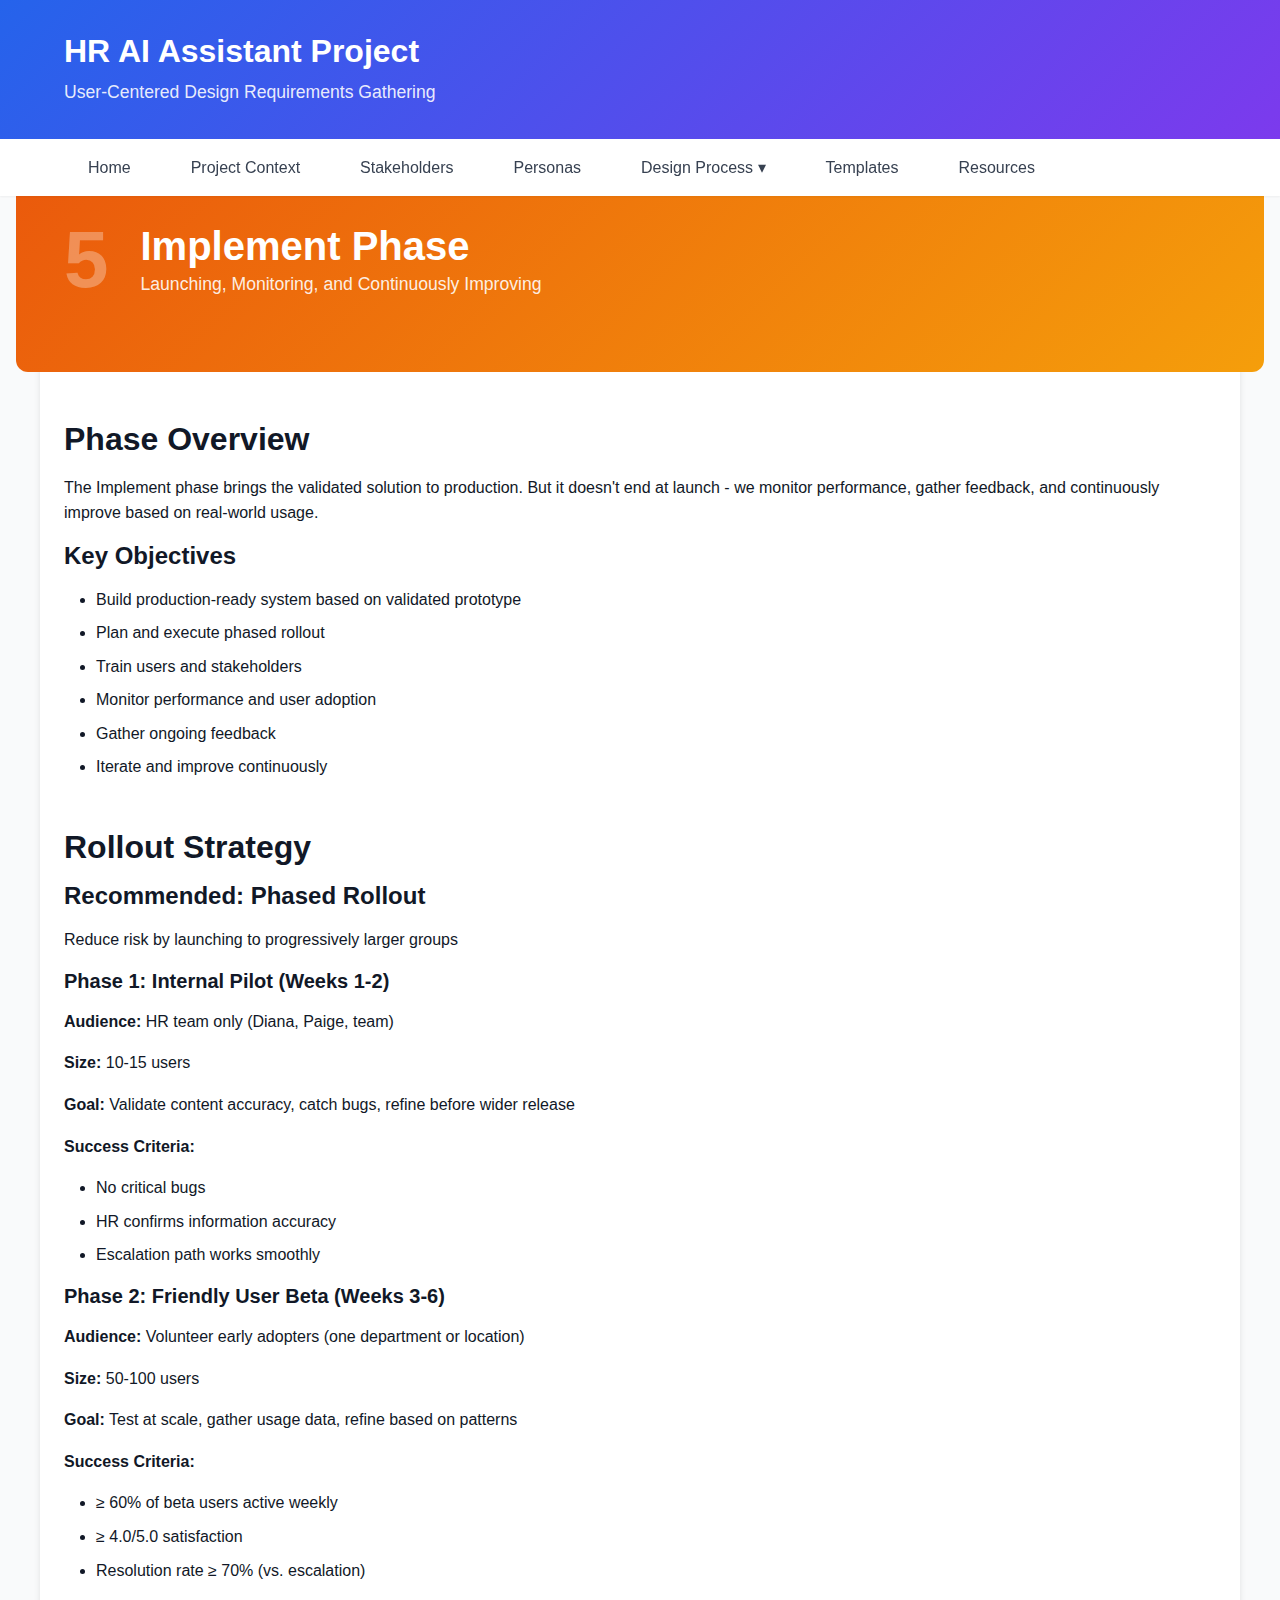
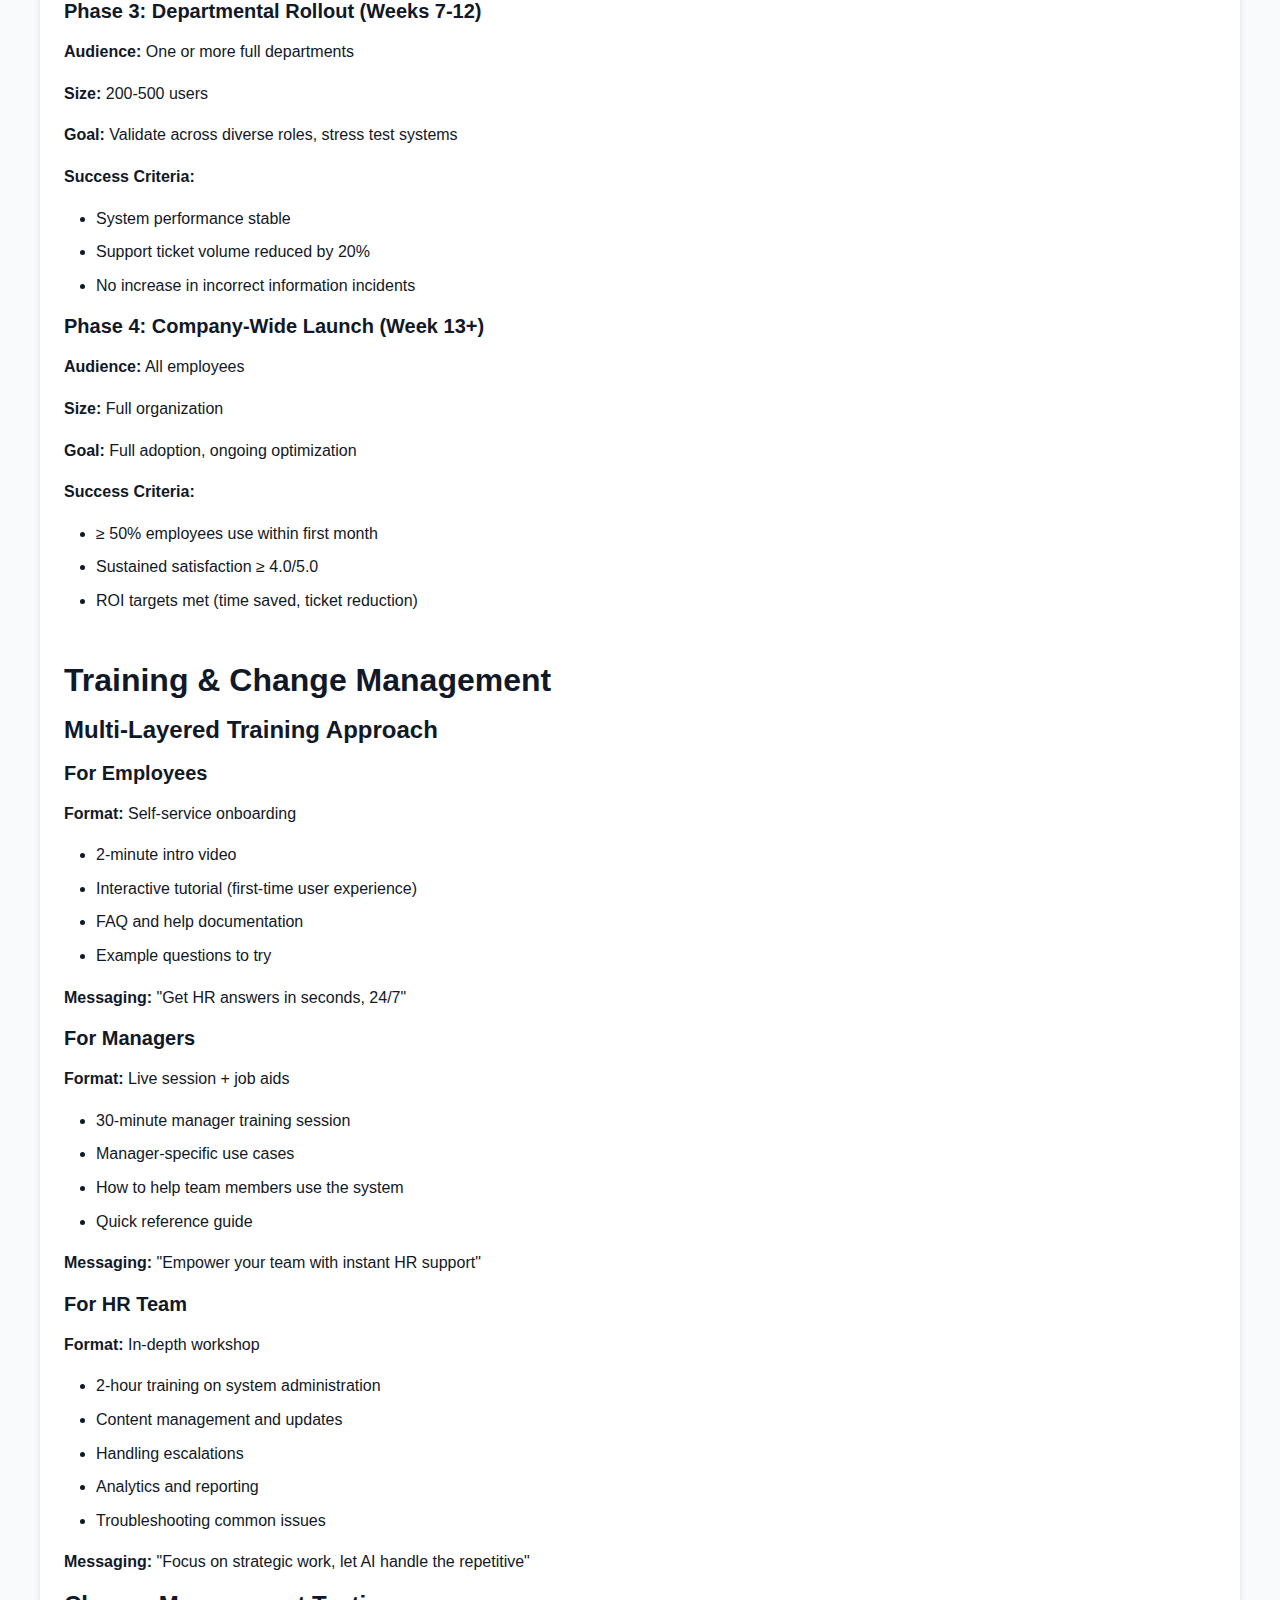
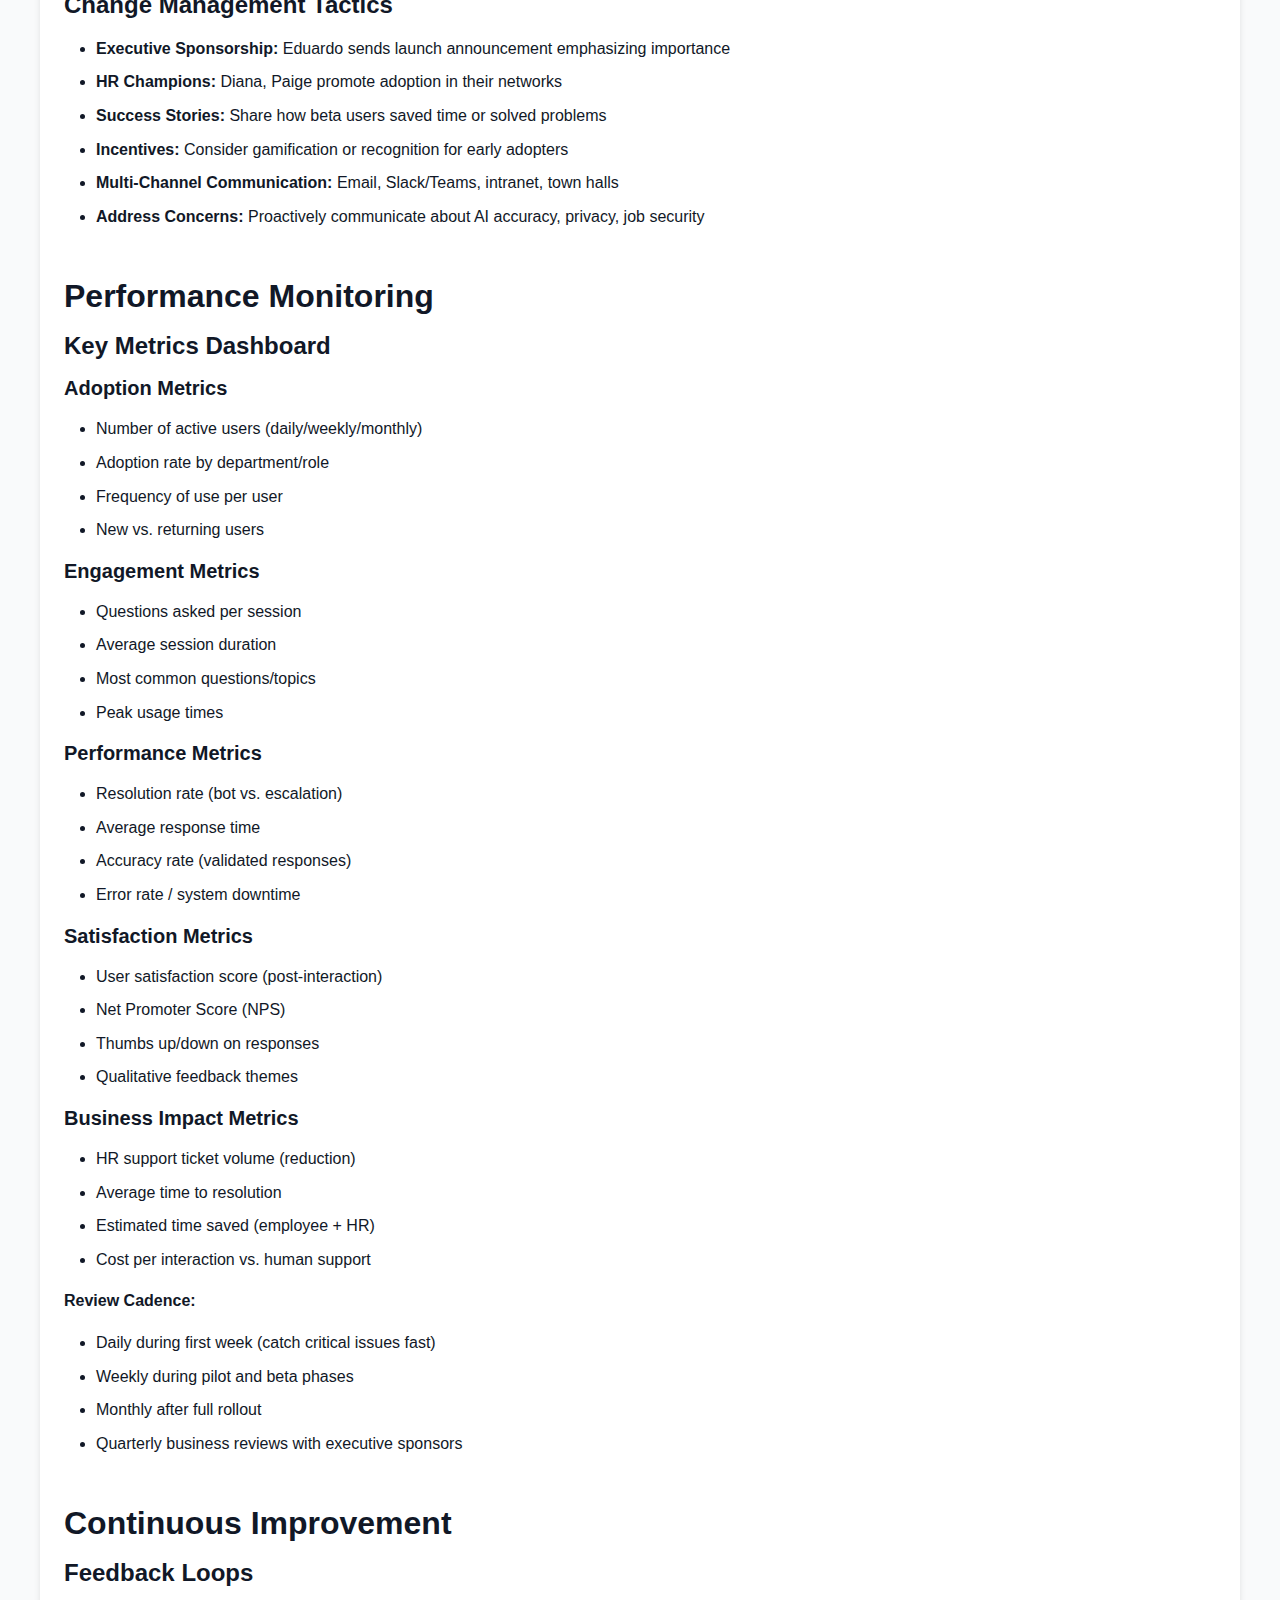
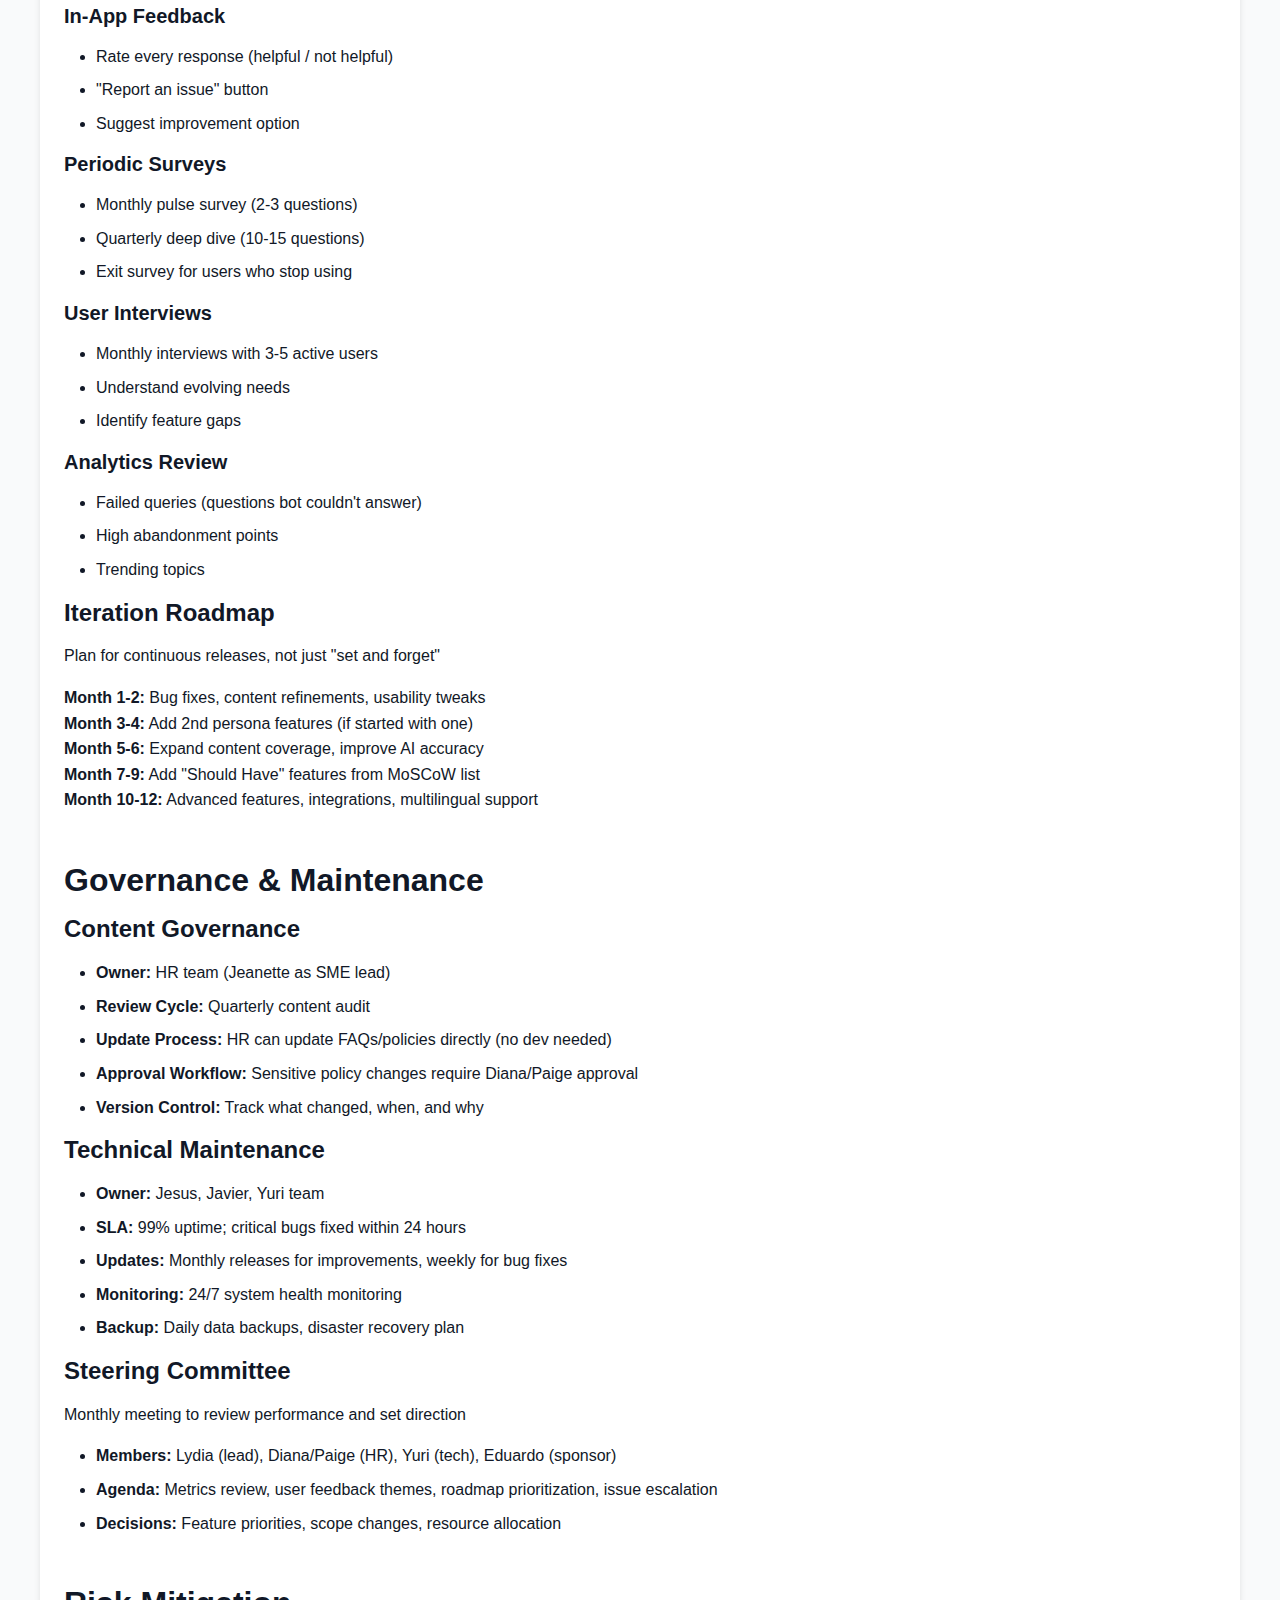
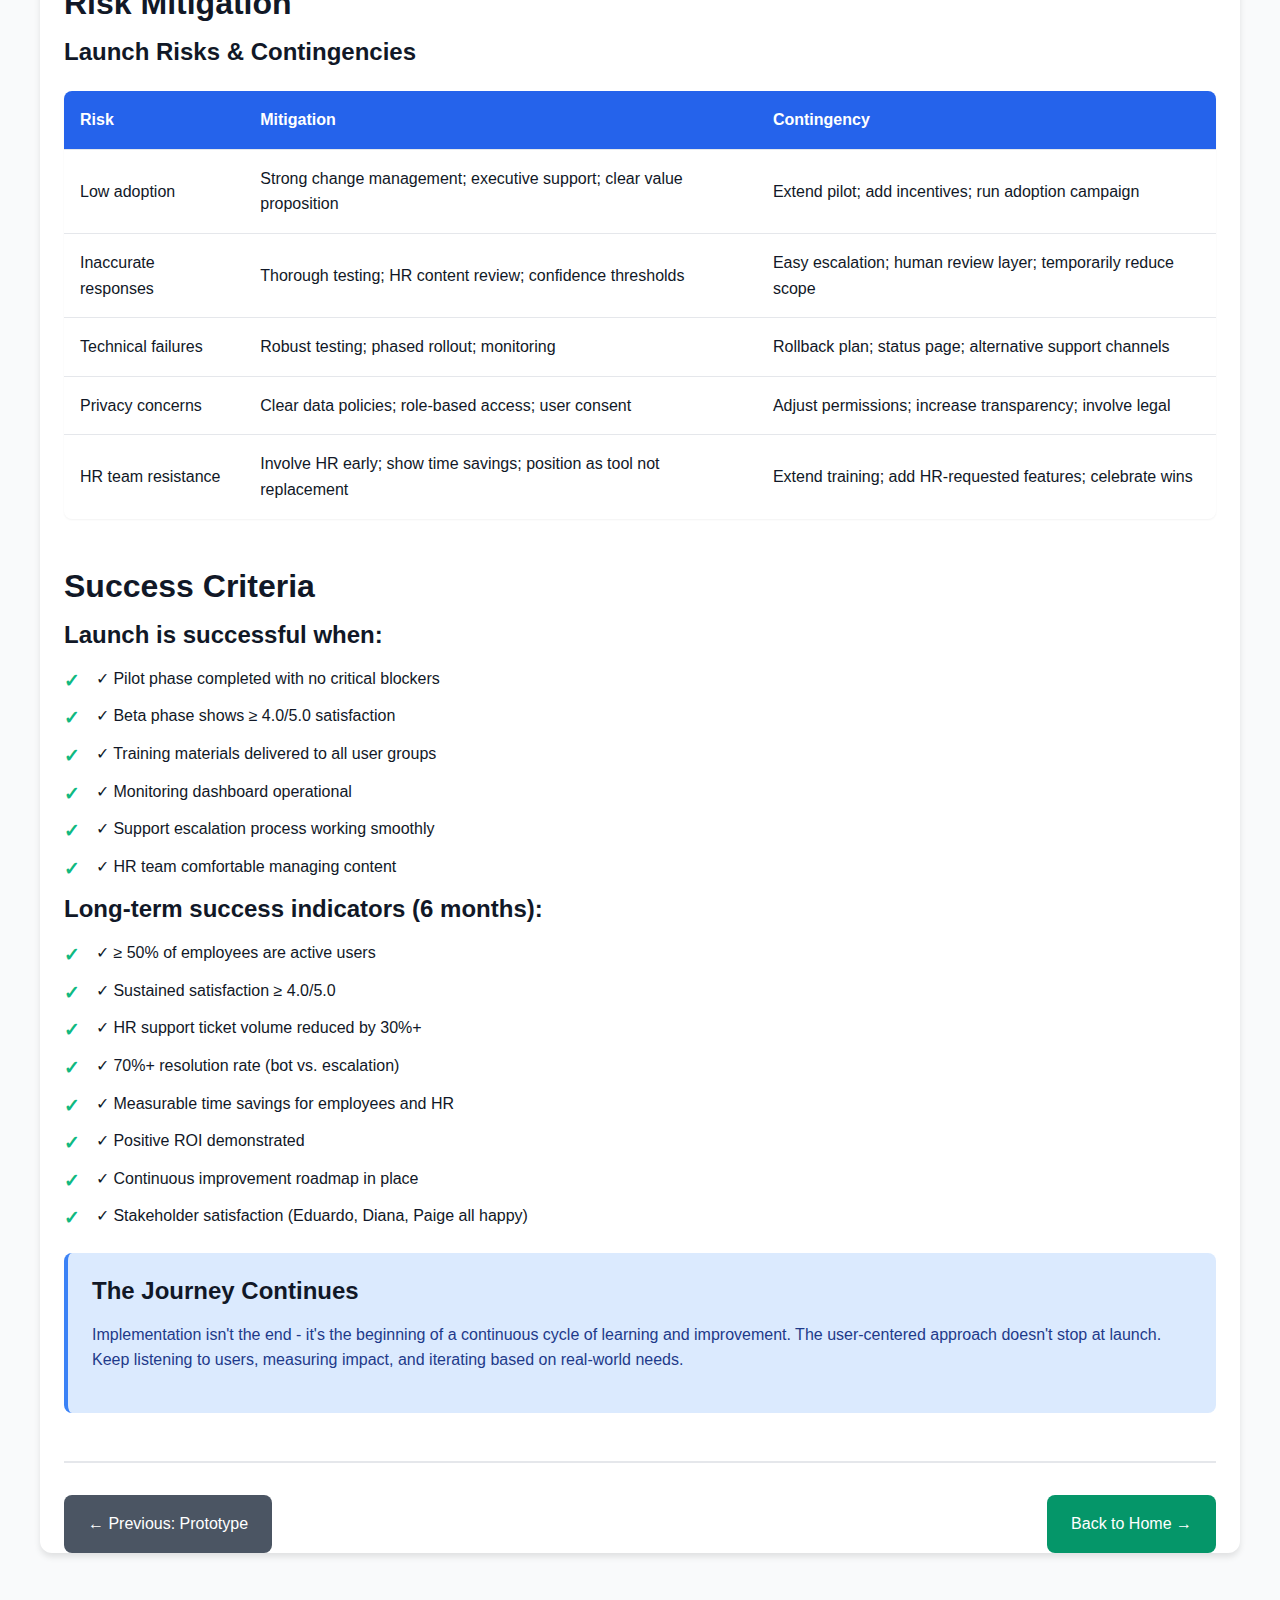
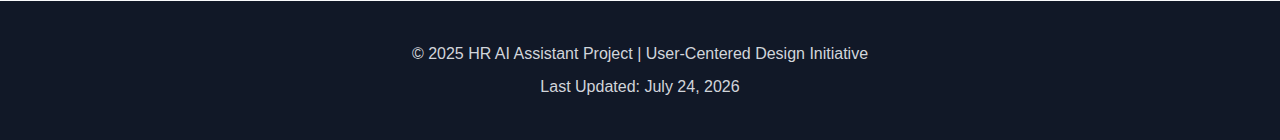
<file: phase5-implement.html>
<!DOCTYPE html>
<html lang="en">
<head>
    <meta charset="UTF-8">
    <meta name="viewport" content="width=device-width, initial-scale=1.0">
    <title>Phase 5: Implement - HR AI Assistant</title>
    <link rel="stylesheet" href="css/style.css">
</head>
<body>
    <header>
        <div class="container">
            <h1>HR AI Assistant Project</h1>
            <p class="tagline">User-Centered Design Requirements Gathering</p>
        </div>
    </header>

    <nav>
        <div class="container">
            <ul>
                <li><a href="index.html">Home</a></li>
                <li><a href="context.html">Project Context</a></li>
                <li><a href="stakeholders.html">Stakeholders</a></li>
                <li><a href="personas.html">Personas</a></li>
                <li class="dropdown">
                    <a href="#" class="dropbtn">Design Process ▾</a>
                    <div class="dropdown-content">
                        <a href="phase1-empathize.html">1. Empathize</a>
                        <a href="phase2-define.html">2. Define</a>
                        <a href="phase3-ideate.html">3. Ideate</a>
                        <a href="phase4-prototype.html">4. Prototype</a>
                        <a href="phase5-implement.html" class="active">5. Implement</a>
                    </div>
                </li>
                <li><a href="templates.html">Templates</a></li>
                <li><a href="resources.html">Resources</a></li>
            </ul>
        </div>
    </nav>

    <main class="container">
        <div class="phase-header implement-phase">
            <div class="phase-number-large">5</div>
            <div class="phase-title">
                <h1>Implement Phase</h1>
                <p>Launching, Monitoring, and Continuously Improving</p>
            </div>
        </div>

        <section class="phase-content">
            <h2>Phase Overview</h2>
            <p>The Implement phase brings the validated solution to production. But it doesn't end at launch - we monitor performance, gather feedback, and continuously improve based on real-world usage.</p>

            <div class="phase-objectives">
                <h3>Key Objectives</h3>
                <ul>
                    <li>Build production-ready system based on validated prototype</li>
                    <li>Plan and execute phased rollout</li>
                    <li>Train users and stakeholders</li>
                    <li>Monitor performance and user adoption</li>
                    <li>Gather ongoing feedback</li>
                    <li>Iterate and improve continuously</li>
                </ul>
            </div>
        </section>

        <section class="phase-content">
            <h2>Rollout Strategy</h2>

            <div class="rollout-approach">
                <h3>Recommended: Phased Rollout</h3>
                <p>Reduce risk by launching to progressively larger groups</p>

                <div class="phase-timeline">
                    <div class="rollout-phase">
                        <h4>Phase 1: Internal Pilot (Weeks 1-2)</h4>
                        <p><strong>Audience:</strong> HR team only (Diana, Paige, team)</p>
                        <p><strong>Size:</strong> 10-15 users</p>
                        <p><strong>Goal:</strong> Validate content accuracy, catch bugs, refine before wider release</p>
                        <p><strong>Success Criteria:</strong></p>
                        <ul>
                            <li>No critical bugs</li>
                            <li>HR confirms information accuracy</li>
                            <li>Escalation path works smoothly</li>
                        </ul>
                    </div>

                    <div class="rollout-phase">
                        <h4>Phase 2: Friendly User Beta (Weeks 3-6)</h4>
                        <p><strong>Audience:</strong> Volunteer early adopters (one department or location)</p>
                        <p><strong>Size:</strong> 50-100 users</p>
                        <p><strong>Goal:</strong> Test at scale, gather usage data, refine based on patterns</p>
                        <p><strong>Success Criteria:</strong></p>
                        <ul>
                            <li>≥ 60% of beta users active weekly</li>
                            <li>≥ 4.0/5.0 satisfaction</li>
                            <li>Resolution rate ≥ 70% (vs. escalation)</li>
                        </ul>
                    </div>

                    <div class="rollout-phase">
                        <h4>Phase 3: Departmental Rollout (Weeks 7-12)</h4>
                        <p><strong>Audience:</strong> One or more full departments</p>
                        <p><strong>Size:</strong> 200-500 users</p>
                        <p><strong>Goal:</strong> Validate across diverse roles, stress test systems</p>
                        <p><strong>Success Criteria:</strong></p>
                        <ul>
                            <li>System performance stable</li>
                            <li>Support ticket volume reduced by 20%</li>
                            <li>No increase in incorrect information incidents</li>
                        </ul>
                    </div>

                    <div class="rollout-phase">
                        <h4>Phase 4: Company-Wide Launch (Week 13+)</h4>
                        <p><strong>Audience:</strong> All employees</p>
                        <p><strong>Size:</strong> Full organization</p>
                        <p><strong>Goal:</strong> Full adoption, ongoing optimization</p>
                        <p><strong>Success Criteria:</strong></p>
                        <ul>
                            <li>≥ 50% employees use within first month</li>
                            <li>Sustained satisfaction ≥ 4.0/5.0</li>
                            <li>ROI targets met (time saved, ticket reduction)</li>
                        </ul>
                    </div>
                </div>
            </div>
        </section>

        <section class="phase-content">
            <h2>Training & Change Management</h2>

            <div class="training-plan">
                <h3>Multi-Layered Training Approach</h3>

                <div class="training-grid">
                    <div class="training-card">
                        <h4>For Employees</h4>
                        <p><strong>Format:</strong> Self-service onboarding</p>
                        <ul>
                            <li>2-minute intro video</li>
                            <li>Interactive tutorial (first-time user experience)</li>
                            <li>FAQ and help documentation</li>
                            <li>Example questions to try</li>
                        </ul>
                        <p><strong>Messaging:</strong> "Get HR answers in seconds, 24/7"</p>
                    </div>

                    <div class="training-card">
                        <h4>For Managers</h4>
                        <p><strong>Format:</strong> Live session + job aids</p>
                        <ul>
                            <li>30-minute manager training session</li>
                            <li>Manager-specific use cases</li>
                            <li>How to help team members use the system</li>
                            <li>Quick reference guide</li>
                        </ul>
                        <p><strong>Messaging:</strong> "Empower your team with instant HR support"</p>
                    </div>

                    <div class="training-card">
                        <h4>For HR Team</h4>
                        <p><strong>Format:</strong> In-depth workshop</p>
                        <ul>
                            <li>2-hour training on system administration</li>
                            <li>Content management and updates</li>
                            <li>Handling escalations</li>
                            <li>Analytics and reporting</li>
                            <li>Troubleshooting common issues</li>
                        </ul>
                        <p><strong>Messaging:</strong> "Focus on strategic work, let AI handle the repetitive"</p>
                    </div>
                </div>
            </div>

            <h3>Change Management Tactics</h3>
            <ul>
                <li><strong>Executive Sponsorship:</strong> Eduardo sends launch announcement emphasizing importance</li>
                <li><strong>HR Champions:</strong> Diana, Paige promote adoption in their networks</li>
                <li><strong>Success Stories:</strong> Share how beta users saved time or solved problems</li>
                <li><strong>Incentives:</strong> Consider gamification or recognition for early adopters</li>
                <li><strong>Multi-Channel Communication:</strong> Email, Slack/Teams, intranet, town halls</li>
                <li><strong>Address Concerns:</strong> Proactively communicate about AI accuracy, privacy, job security</li>
            </ul>
        </section>

        <section class="phase-content">
            <h2>Performance Monitoring</h2>

            <h3>Key Metrics Dashboard</h3>

            <div class="metrics-categories">
                <div class="metric-category">
                    <h4>Adoption Metrics</h4>
                    <ul>
                        <li>Number of active users (daily/weekly/monthly)</li>
                        <li>Adoption rate by department/role</li>
                        <li>Frequency of use per user</li>
                        <li>New vs. returning users</li>
                    </ul>
                </div>

                <div class="metric-category">
                    <h4>Engagement Metrics</h4>
                    <ul>
                        <li>Questions asked per session</li>
                        <li>Average session duration</li>
                        <li>Most common questions/topics</li>
                        <li>Peak usage times</li>
                    </ul>
                </div>

                <div class="metric-category">
                    <h4>Performance Metrics</h4>
                    <ul>
                        <li>Resolution rate (bot vs. escalation)</li>
                        <li>Average response time</li>
                        <li>Accuracy rate (validated responses)</li>
                        <li>Error rate / system downtime</li>
                    </ul>
                </div>

                <div class="metric-category">
                    <h4>Satisfaction Metrics</h4>
                    <ul>
                        <li>User satisfaction score (post-interaction)</li>
                        <li>Net Promoter Score (NPS)</li>
                        <li>Thumbs up/down on responses</li>
                        <li>Qualitative feedback themes</li>
                    </ul>
                </div>

                <div class="metric-category">
                    <h4>Business Impact Metrics</h4>
                    <ul>
                        <li>HR support ticket volume (reduction)</li>
                        <li>Average time to resolution</li>
                        <li>Estimated time saved (employee + HR)</li>
                        <li>Cost per interaction vs. human support</li>
                    </ul>
                </div>
            </div>

            <p><strong>Review Cadence:</strong></p>
            <ul>
                <li>Daily during first week (catch critical issues fast)</li>
                <li>Weekly during pilot and beta phases</li>
                <li>Monthly after full rollout</li>
                <li>Quarterly business reviews with executive sponsors</li>
            </ul>
        </section>

        <section class="phase-content">
            <h2>Continuous Improvement</h2>

            <h3>Feedback Loops</h3>

            <div class="feedback-mechanisms">
                <div class="feedback-method">
                    <h4>In-App Feedback</h4>
                    <ul>
                        <li>Rate every response (helpful / not helpful)</li>
                        <li>"Report an issue" button</li>
                        <li>Suggest improvement option</li>
                    </ul>
                </div>

                <div class="feedback-method">
                    <h4>Periodic Surveys</h4>
                    <ul>
                        <li>Monthly pulse survey (2-3 questions)</li>
                        <li>Quarterly deep dive (10-15 questions)</li>
                        <li>Exit survey for users who stop using</li>
                    </ul>
                </div>

                <div class="feedback-method">
                    <h4>User Interviews</h4>
                    <ul>
                        <li>Monthly interviews with 3-5 active users</li>
                        <li>Understand evolving needs</li>
                        <li>Identify feature gaps</li>
                    </ul>
                </div>

                <div class="feedback-method">
                    <h4>Analytics Review</h4>
                    <ul>
                        <li>Failed queries (questions bot couldn't answer)</li>
                        <li>High abandonment points</li>
                        <li>Trending topics</li>
                    </ul>
                </div>
            </div>

            <h3>Iteration Roadmap</h3>
            <p>Plan for continuous releases, not just "set and forget"</p>

            <div class="iteration-roadmap">
                <div class="roadmap-item">
                    <strong>Month 1-2:</strong> Bug fixes, content refinements, usability tweaks
                </div>
                <div class="roadmap-item">
                    <strong>Month 3-4:</strong> Add 2nd persona features (if started with one)
                </div>
                <div class="roadmap-item">
                    <strong>Month 5-6:</strong> Expand content coverage, improve AI accuracy
                </div>
                <div class="roadmap-item">
                    <strong>Month 7-9:</strong> Add "Should Have" features from MoSCoW list
                </div>
                <div class="roadmap-item">
                    <strong>Month 10-12:</strong> Advanced features, integrations, multilingual support
                </div>
            </div>
        </section>

        <section class="phase-content">
            <h2>Governance & Maintenance</h2>

            <h3>Content Governance</h3>
            <ul>
                <li><strong>Owner:</strong> HR team (Jeanette as SME lead)</li>
                <li><strong>Review Cycle:</strong> Quarterly content audit</li>
                <li><strong>Update Process:</strong> HR can update FAQs/policies directly (no dev needed)</li>
                <li><strong>Approval Workflow:</strong> Sensitive policy changes require Diana/Paige approval</li>
                <li><strong>Version Control:</strong> Track what changed, when, and why</li>
            </ul>

            <h3>Technical Maintenance</h3>
            <ul>
                <li><strong>Owner:</strong> Jesus, Javier, Yuri team</li>
                <li><strong>SLA:</strong> 99% uptime; critical bugs fixed within 24 hours</li>
                <li><strong>Updates:</strong> Monthly releases for improvements, weekly for bug fixes</li>
                <li><strong>Monitoring:</strong> 24/7 system health monitoring</li>
                <li><strong>Backup:</strong> Daily data backups, disaster recovery plan</li>
            </ul>

            <h3>Steering Committee</h3>
            <p>Monthly meeting to review performance and set direction</p>
            <ul>
                <li><strong>Members:</strong> Lydia (lead), Diana/Paige (HR), Yuri (tech), Eduardo (sponsor)</li>
                <li><strong>Agenda:</strong> Metrics review, user feedback themes, roadmap prioritization, issue escalation</li>
                <li><strong>Decisions:</strong> Feature priorities, scope changes, resource allocation</li>
            </ul>
        </section>

        <section class="phase-content">
            <h2>Risk Mitigation</h2>

            <div class="risk-mitigation">
                <h3>Launch Risks & Contingencies</h3>

                <table class="risk-table">
                    <thead>
                        <tr>
                            <th>Risk</th>
                            <th>Mitigation</th>
                            <th>Contingency</th>
                        </tr>
                    </thead>
                    <tbody>
                        <tr>
                            <td>Low adoption</td>
                            <td>Strong change management; executive support; clear value proposition</td>
                            <td>Extend pilot; add incentives; run adoption campaign</td>
                        </tr>
                        <tr>
                            <td>Inaccurate responses</td>
                            <td>Thorough testing; HR content review; confidence thresholds</td>
                            <td>Easy escalation; human review layer; temporarily reduce scope</td>
                        </tr>
                        <tr>
                            <td>Technical failures</td>
                            <td>Robust testing; phased rollout; monitoring</td>
                            <td>Rollback plan; status page; alternative support channels</td>
                        </tr>
                        <tr>
                            <td>Privacy concerns</td>
                            <td>Clear data policies; role-based access; user consent</td>
                            <td>Adjust permissions; increase transparency; involve legal</td>
                        </tr>
                        <tr>
                            <td>HR team resistance</td>
                            <td>Involve HR early; show time savings; position as tool not replacement</td>
                            <td>Extend training; add HR-requested features; celebrate wins</td>
                        </tr>
                    </tbody>
                </table>
            </div>
        </section>

        <section class="phase-content">
            <h2>Success Criteria</h2>

            <div class="success-checklist">
                <h3>Launch is successful when:</h3>
                <ul class="checklist">
                    <li>✓ Pilot phase completed with no critical blockers</li>
                    <li>✓ Beta phase shows ≥ 4.0/5.0 satisfaction</li>
                    <li>✓ Training materials delivered to all user groups</li>
                    <li>✓ Monitoring dashboard operational</li>
                    <li>✓ Support escalation process working smoothly</li>
                    <li>✓ HR team comfortable managing content</li>
                </ul>

                <h3>Long-term success indicators (6 months):</h3>
                <ul class="checklist">
                    <li>✓ ≥ 50% of employees are active users</li>
                    <li>✓ Sustained satisfaction ≥ 4.0/5.0</li>
                    <li>✓ HR support ticket volume reduced by 30%+</li>
                    <li>✓ 70%+ resolution rate (bot vs. escalation)</li>
                    <li>✓ Measurable time savings for employees and HR</li>
                    <li>✓ Positive ROI demonstrated</li>
                    <li>✓ Continuous improvement roadmap in place</li>
                    <li>✓ Stakeholder satisfaction (Eduardo, Diana, Paige all happy)</li>
                </ul>
            </div>
        </section>

        <section class="phase-content">
            <div class="alert info">
                <h3>The Journey Continues</h3>
                <p>Implementation isn't the end - it's the beginning of a continuous cycle of learning and improvement. The user-centered approach doesn't stop at launch. Keep listening to users, measuring impact, and iterating based on real-world needs.</p>
            </div>
        </section>

        <div class="phase-navigation">
            <a href="phase4-prototype.html" class="btn-nav">← Previous: Prototype</a>
            <a href="index.html" class="btn-nav-next">Back to Home →</a>
        </div>
    </main>

    <footer>
        <div class="container">
            <p>&copy; 2025 HR AI Assistant Project | User-Centered Design Initiative</p>
            <p>Last Updated: <span id="lastUpdated"></span></p>
        </div>
    </footer>

    <script>
        document.getElementById('lastUpdated').textContent = new Date().toLocaleDateString('en-US', {
            year: 'numeric',
            month: 'long',
            day: 'numeric'
        });
    </script>
</body>
</html>
</file>
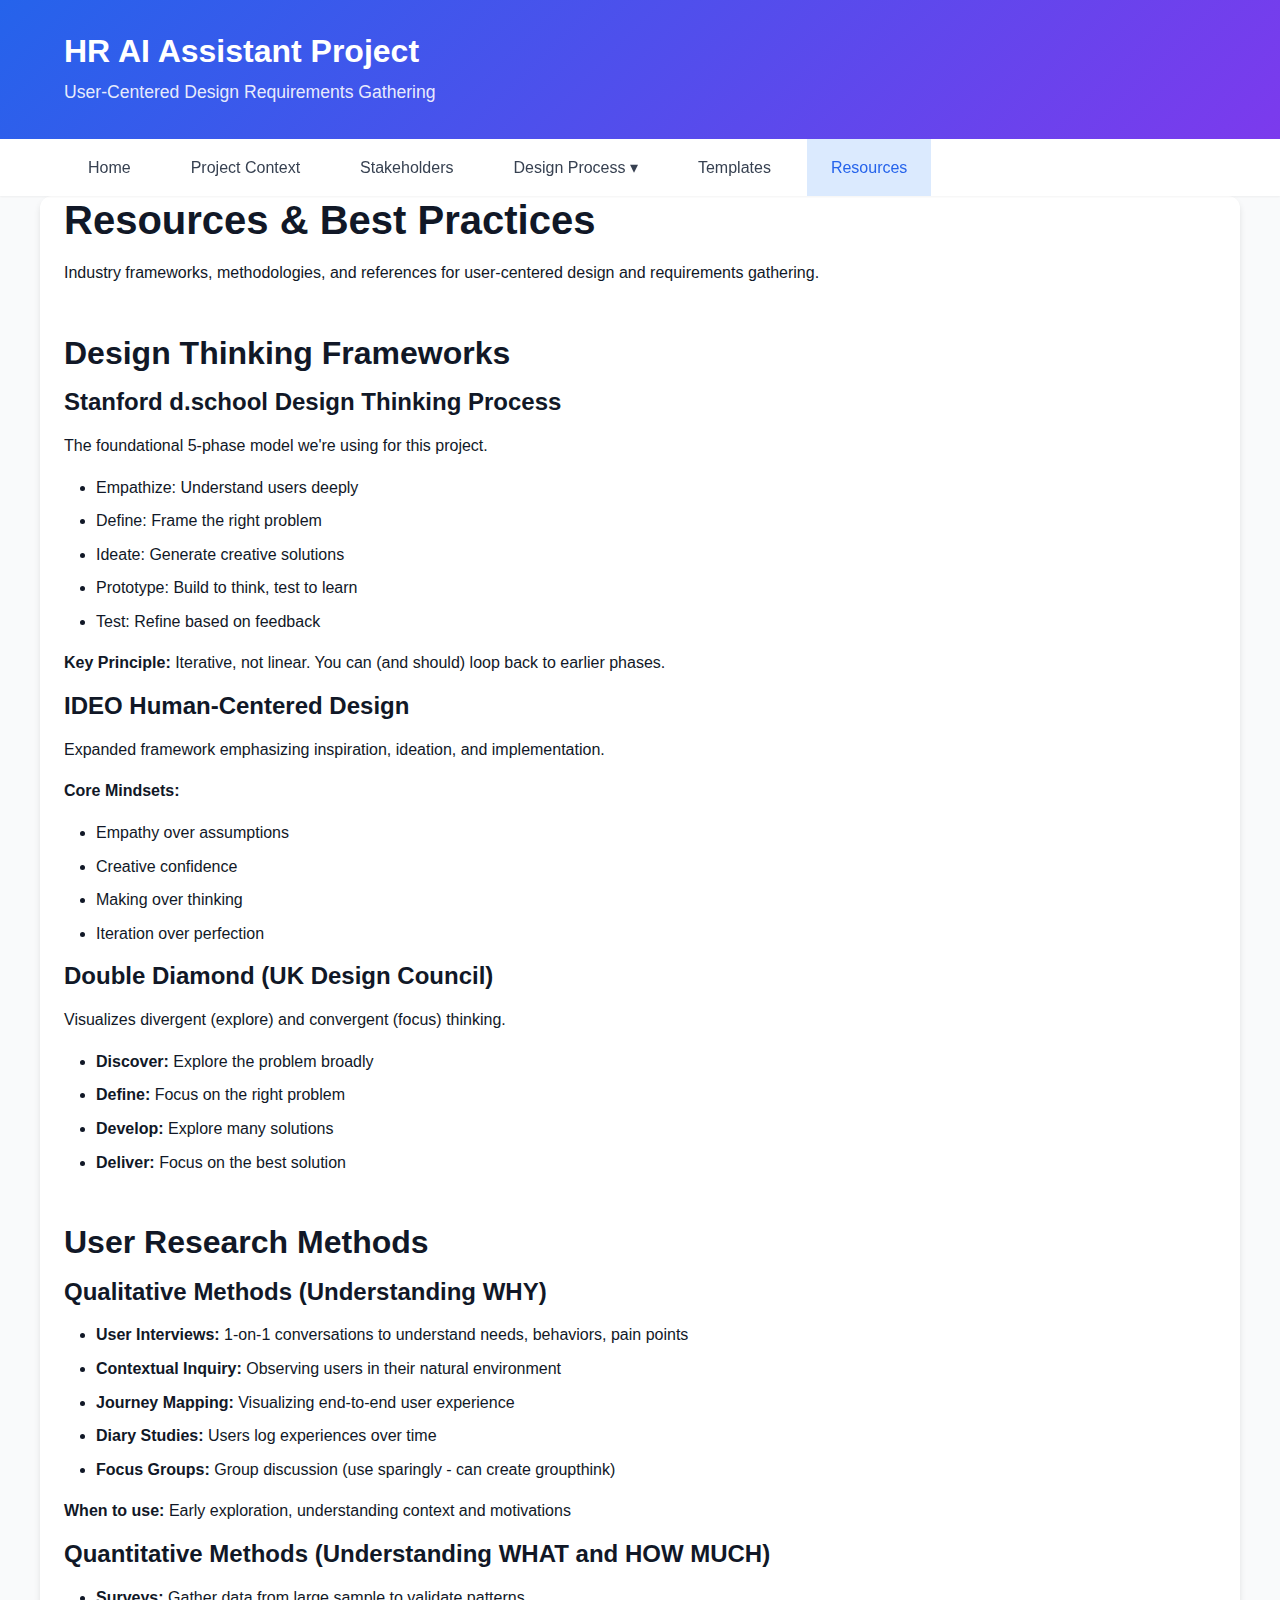
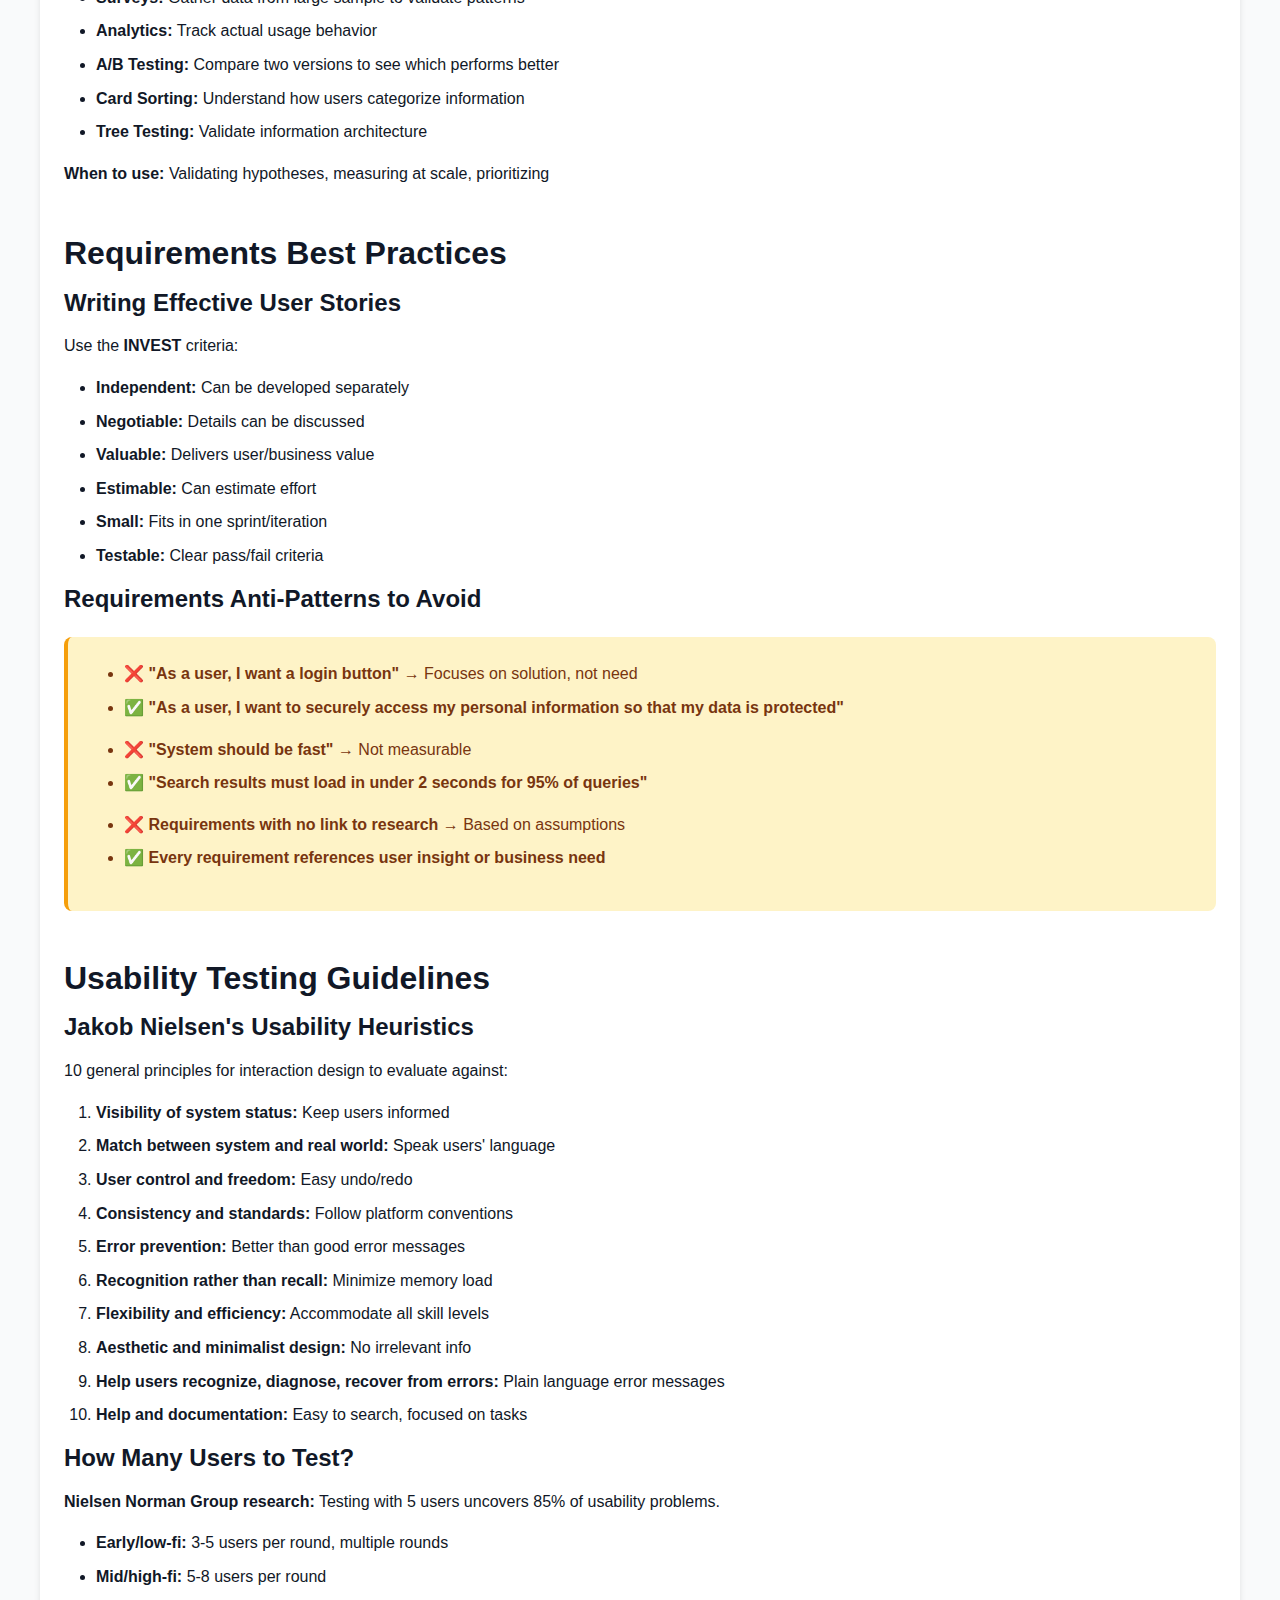
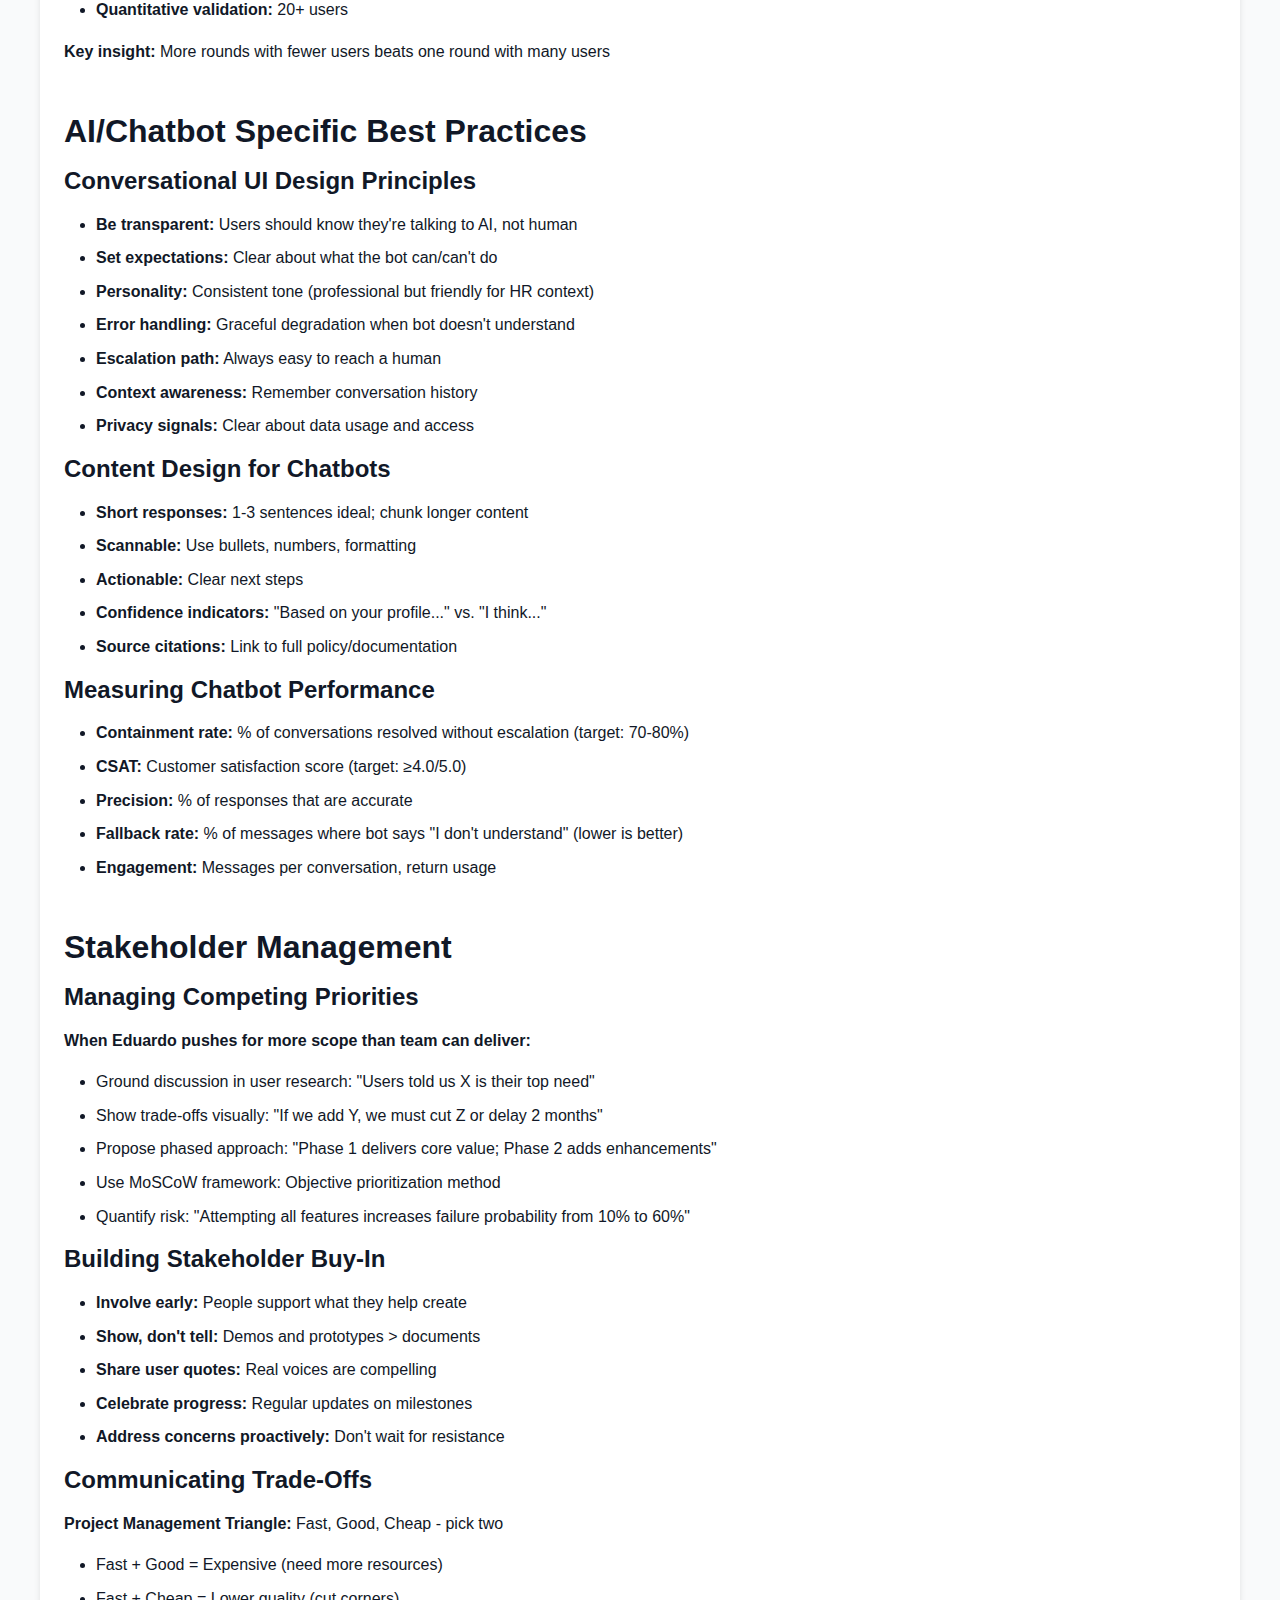
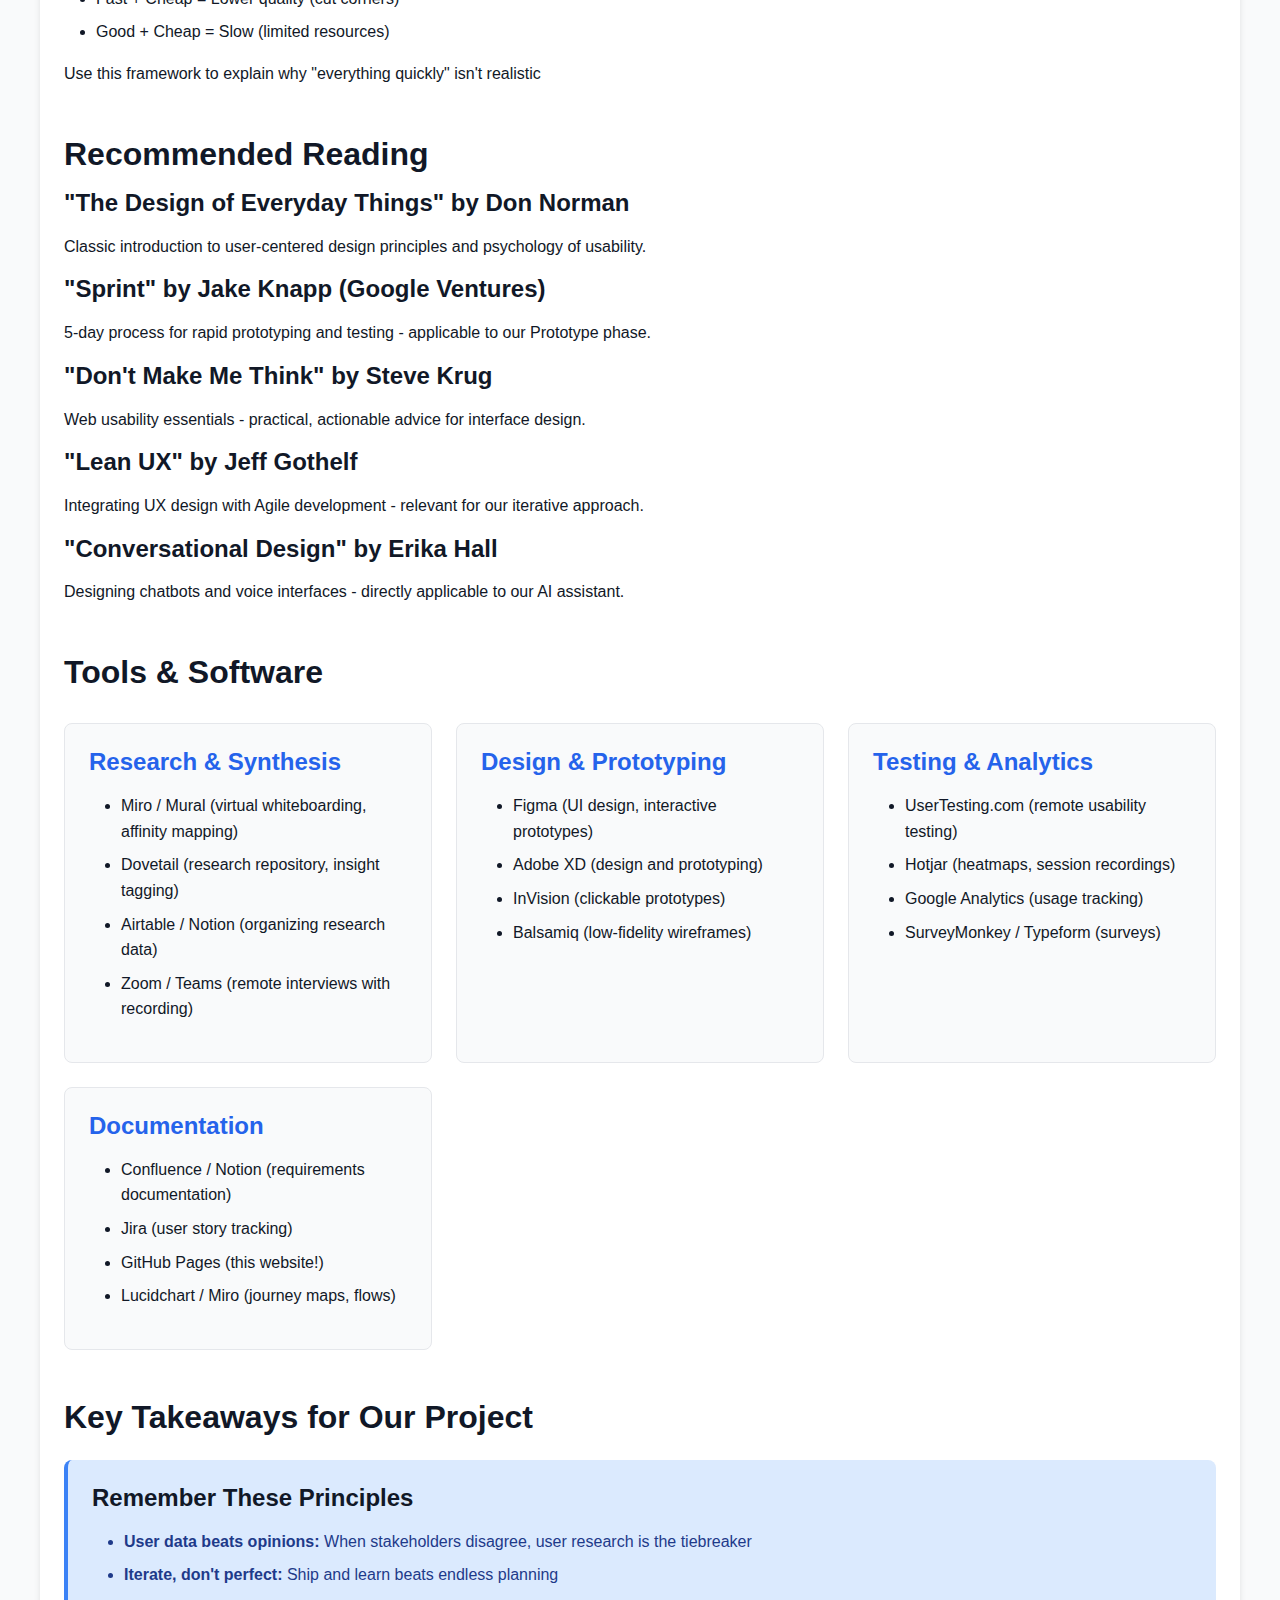
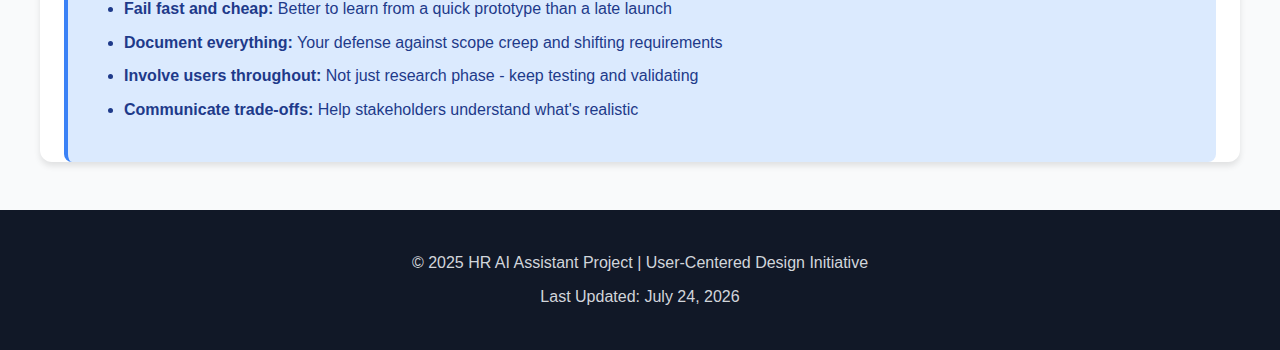
<file: resources.html>
<!DOCTYPE html>
<html lang="en">
<head>
    <meta charset="UTF-8">
    <meta name="viewport" content="width=device-width, initial-scale=1.0">
    <title>Resources & Best Practices - HR AI Assistant</title>
    <link rel="stylesheet" href="css/style.css">
</head>
<body>
    <header>
        <div class="container">
            <h1>HR AI Assistant Project</h1>
            <p class="tagline">User-Centered Design Requirements Gathering</p>
        </div>
    </header>

    <nav>
        <div class="container">
            <ul>
                <li><a href="index.html">Home</a></li>
                <li><a href="context.html">Project Context</a></li>
                <li><a href="stakeholders.html">Stakeholders</a></li>
                <li class="dropdown">
                    <a href="#" class="dropbtn">Design Process ▾</a>
                    <div class="dropdown-content">
                        <a href="phase1-empathize.html">1. Empathize</a>
                        <a href="phase2-define.html">2. Define</a>
                        <a href="phase3-ideate.html">3. Ideate</a>
                        <a href="phase4-prototype.html">4. Prototype</a>
                        <a href="phase5-implement.html">5. Implement</a>
                    </div>
                </li>
                <li><a href="templates.html">Templates</a></li>
                <li><a href="resources.html" class="active">Resources</a></li>
            </ul>
        </div>
    </nav>

    <main class="container">
        <h1>Resources & Best Practices</h1>
        <p>Industry frameworks, methodologies, and references for user-centered design and requirements gathering.</p>

        <section class="resources-section">
            <h2>Design Thinking Frameworks</h2>

            <div class="resource-grid">
                <div class="resource-card">
                    <h3>Stanford d.school Design Thinking Process</h3>
                    <p>The foundational 5-phase model we're using for this project.</p>
                    <ul>
                        <li>Empathize: Understand users deeply</li>
                        <li>Define: Frame the right problem</li>
                        <li>Ideate: Generate creative solutions</li>
                        <li>Prototype: Build to think, test to learn</li>
                        <li>Test: Refine based on feedback</li>
                    </ul>
                    <p><strong>Key Principle:</strong> Iterative, not linear. You can (and should) loop back to earlier phases.</p>
                </div>

                <div class="resource-card">
                    <h3>IDEO Human-Centered Design</h3>
                    <p>Expanded framework emphasizing inspiration, ideation, and implementation.</p>
                    <p><strong>Core Mindsets:</strong></p>
                    <ul>
                        <li>Empathy over assumptions</li>
                        <li>Creative confidence</li>
                        <li>Making over thinking</li>
                        <li>Iteration over perfection</li>
                    </ul>
                </div>

                <div class="resource-card">
                    <h3>Double Diamond (UK Design Council)</h3>
                    <p>Visualizes divergent (explore) and convergent (focus) thinking.</p>
                    <ul>
                        <li><strong>Discover:</strong> Explore the problem broadly</li>
                        <li><strong>Define:</strong> Focus on the right problem</li>
                        <li><strong>Develop:</strong> Explore many solutions</li>
                        <li><strong>Deliver:</strong> Focus on the best solution</li>
                    </ul>
                </div>
            </div>
        </section>

        <section class="resources-section">
            <h2>User Research Methods</h2>

            <div class="methods-list">
                <div class="method-item">
                    <h3>Qualitative Methods (Understanding WHY)</h3>
                    <ul>
                        <li><strong>User Interviews:</strong> 1-on-1 conversations to understand needs, behaviors, pain points</li>
                        <li><strong>Contextual Inquiry:</strong> Observing users in their natural environment</li>
                        <li><strong>Journey Mapping:</strong> Visualizing end-to-end user experience</li>
                        <li><strong>Diary Studies:</strong> Users log experiences over time</li>
                        <li><strong>Focus Groups:</strong> Group discussion (use sparingly - can create groupthink)</li>
                    </ul>
                    <p><strong>When to use:</strong> Early exploration, understanding context and motivations</p>
                </div>

                <div class="method-item">
                    <h3>Quantitative Methods (Understanding WHAT and HOW MUCH)</h3>
                    <ul>
                        <li><strong>Surveys:</strong> Gather data from large sample to validate patterns</li>
                        <li><strong>Analytics:</strong> Track actual usage behavior</li>
                        <li><strong>A/B Testing:</strong> Compare two versions to see which performs better</li>
                        <li><strong>Card Sorting:</strong> Understand how users categorize information</li>
                        <li><strong>Tree Testing:</strong> Validate information architecture</li>
                    </ul>
                    <p><strong>When to use:</strong> Validating hypotheses, measuring at scale, prioritizing</p>
                </div>
            </div>
        </section>

        <section class="resources-section">
            <h2>Requirements Best Practices</h2>

            <div class="best-practices">
                <h3>Writing Effective User Stories</h3>
                <p>Use the <strong>INVEST</strong> criteria:</p>
                <ul>
                    <li><strong>Independent:</strong> Can be developed separately</li>
                    <li><strong>Negotiable:</strong> Details can be discussed</li>
                    <li><strong>Valuable:</strong> Delivers user/business value</li>
                    <li><strong>Estimable:</strong> Can estimate effort</li>
                    <li><strong>Small:</strong> Fits in one sprint/iteration</li>
                    <li><strong>Testable:</strong> Clear pass/fail criteria</li>
                </ul>

                <h3>Requirements Anti-Patterns to Avoid</h3>
                <div class="alert warning">
                    <ul>
                        <li>❌ <strong>"As a user, I want a login button"</strong> → Focuses on solution, not need</li>
                        <li>✅ <strong>"As a user, I want to securely access my personal information so that my data is protected"</strong></li>
                    </ul>
                    <ul>
                        <li>❌ <strong>"System should be fast"</strong> → Not measurable</li>
                        <li>✅ <strong>"Search results must load in under 2 seconds for 95% of queries"</strong></li>
                    </ul>
                    <ul>
                        <li>❌ <strong>Requirements with no link to research</strong> → Based on assumptions</li>
                        <li>✅ <strong>Every requirement references user insight or business need</strong></li>
                    </ul>
                </div>
            </div>
        </section>

        <section class="resources-section">
            <h2>Usability Testing Guidelines</h2>

            <div class="guidelines">
                <h3>Jakob Nielsen's Usability Heuristics</h3>
                <p>10 general principles for interaction design to evaluate against:</p>
                <ol>
                    <li><strong>Visibility of system status:</strong> Keep users informed</li>
                    <li><strong>Match between system and real world:</strong> Speak users' language</li>
                    <li><strong>User control and freedom:</strong> Easy undo/redo</li>
                    <li><strong>Consistency and standards:</strong> Follow platform conventions</li>
                    <li><strong>Error prevention:</strong> Better than good error messages</li>
                    <li><strong>Recognition rather than recall:</strong> Minimize memory load</li>
                    <li><strong>Flexibility and efficiency:</strong> Accommodate all skill levels</li>
                    <li><strong>Aesthetic and minimalist design:</strong> No irrelevant info</li>
                    <li><strong>Help users recognize, diagnose, recover from errors:</strong> Plain language error messages</li>
                    <li><strong>Help and documentation:</strong> Easy to search, focused on tasks</li>
                </ol>

                <h3>How Many Users to Test?</h3>
                <p><strong>Nielsen Norman Group research:</strong> Testing with 5 users uncovers 85% of usability problems.</p>
                <ul>
                    <li><strong>Early/low-fi:</strong> 3-5 users per round, multiple rounds</li>
                    <li><strong>Mid/high-fi:</strong> 5-8 users per round</li>
                    <li><strong>Quantitative validation:</strong> 20+ users</li>
                </ul>
                <p><strong>Key insight:</strong> More rounds with fewer users beats one round with many users</p>
            </div>
        </section>

        <section class="resources-section">
            <h2>AI/Chatbot Specific Best Practices</h2>

            <div class="ai-guidelines">
                <h3>Conversational UI Design Principles</h3>
                <ul>
                    <li><strong>Be transparent:</strong> Users should know they're talking to AI, not human</li>
                    <li><strong>Set expectations:</strong> Clear about what the bot can/can't do</li>
                    <li><strong>Personality:</strong> Consistent tone (professional but friendly for HR context)</li>
                    <li><strong>Error handling:</strong> Graceful degradation when bot doesn't understand</li>
                    <li><strong>Escalation path:</strong> Always easy to reach a human</li>
                    <li><strong>Context awareness:</strong> Remember conversation history</li>
                    <li><strong>Privacy signals:</strong> Clear about data usage and access</li>
                </ul>

                <h3>Content Design for Chatbots</h3>
                <ul>
                    <li><strong>Short responses:</strong> 1-3 sentences ideal; chunk longer content</li>
                    <li><strong>Scannable:</strong> Use bullets, numbers, formatting</li>
                    <li><strong>Actionable:</strong> Clear next steps</li>
                    <li><strong>Confidence indicators:</strong> "Based on your profile..." vs. "I think..."</li>
                    <li><strong>Source citations:</strong> Link to full policy/documentation</li>
                </ul>

                <h3>Measuring Chatbot Performance</h3>
                <ul>
                    <li><strong>Containment rate:</strong> % of conversations resolved without escalation (target: 70-80%)</li>
                    <li><strong>CSAT:</strong> Customer satisfaction score (target: ≥4.0/5.0)</li>
                    <li><strong>Precision:</strong> % of responses that are accurate</li>
                    <li><strong>Fallback rate:</strong> % of messages where bot says "I don't understand" (lower is better)</li>
                    <li><strong>Engagement:</strong> Messages per conversation, return usage</li>
                </ul>
            </div>
        </section>

        <section class="resources-section">
            <h2>Stakeholder Management</h2>

            <div class="stakeholder-tips">
                <h3>Managing Competing Priorities</h3>
                <p><strong>When Eduardo pushes for more scope than team can deliver:</strong></p>
                <ul>
                    <li>Ground discussion in user research: "Users told us X is their top need"</li>
                    <li>Show trade-offs visually: "If we add Y, we must cut Z or delay 2 months"</li>
                    <li>Propose phased approach: "Phase 1 delivers core value; Phase 2 adds enhancements"</li>
                    <li>Use MoSCoW framework: Objective prioritization method</li>
                    <li>Quantify risk: "Attempting all features increases failure probability from 10% to 60%"</li>
                </ul>

                <h3>Building Stakeholder Buy-In</h3>
                <ul>
                    <li><strong>Involve early:</strong> People support what they help create</li>
                    <li><strong>Show, don't tell:</strong> Demos and prototypes > documents</li>
                    <li><strong>Share user quotes:</strong> Real voices are compelling</li>
                    <li><strong>Celebrate progress:</strong> Regular updates on milestones</li>
                    <li><strong>Address concerns proactively:</strong> Don't wait for resistance</li>
                </ul>

                <h3>Communicating Trade-Offs</h3>
                <p><strong>Project Management Triangle:</strong> Fast, Good, Cheap - pick two</p>
                <ul>
                    <li>Fast + Good = Expensive (need more resources)</li>
                    <li>Fast + Cheap = Lower quality (cut corners)</li>
                    <li>Good + Cheap = Slow (limited resources)</li>
                </ul>
                <p>Use this framework to explain why "everything quickly" isn't realistic</p>
            </div>
        </section>

        <section class="resources-section">
            <h2>Recommended Reading</h2>

            <div class="reading-list">
                <div class="reading-item">
                    <h3>"The Design of Everyday Things" by Don Norman</h3>
                    <p>Classic introduction to user-centered design principles and psychology of usability.</p>
                </div>

                <div class="reading-item">
                    <h3>"Sprint" by Jake Knapp (Google Ventures)</h3>
                    <p>5-day process for rapid prototyping and testing - applicable to our Prototype phase.</p>
                </div>

                <div class="reading-item">
                    <h3>"Don't Make Me Think" by Steve Krug</h3>
                    <p>Web usability essentials - practical, actionable advice for interface design.</p>
                </div>

                <div class="reading-item">
                    <h3>"Lean UX" by Jeff Gothelf</h3>
                    <p>Integrating UX design with Agile development - relevant for our iterative approach.</p>
                </div>

                <div class="reading-item">
                    <h3>"Conversational Design" by Erika Hall</h3>
                    <p>Designing chatbots and voice interfaces - directly applicable to our AI assistant.</p>
                </div>
            </div>
        </section>

        <section class="resources-section">
            <h2>Tools & Software</h2>

            <div class="tools-grid">
                <div class="tool-card">
                    <h3>Research & Synthesis</h3>
                    <ul>
                        <li>Miro / Mural (virtual whiteboarding, affinity mapping)</li>
                        <li>Dovetail (research repository, insight tagging)</li>
                        <li>Airtable / Notion (organizing research data)</li>
                        <li>Zoom / Teams (remote interviews with recording)</li>
                    </ul>
                </div>

                <div class="tool-card">
                    <h3>Design & Prototyping</h3>
                    <ul>
                        <li>Figma (UI design, interactive prototypes)</li>
                        <li>Adobe XD (design and prototyping)</li>
                        <li>InVision (clickable prototypes)</li>
                        <li>Balsamiq (low-fidelity wireframes)</li>
                    </ul>
                </div>

                <div class="tool-card">
                    <h3>Testing & Analytics</h3>
                    <ul>
                        <li>UserTesting.com (remote usability testing)</li>
                        <li>Hotjar (heatmaps, session recordings)</li>
                        <li>Google Analytics (usage tracking)</li>
                        <li>SurveyMonkey / Typeform (surveys)</li>
                    </ul>
                </div>

                <div class="tool-card">
                    <h3>Documentation</h3>
                    <ul>
                        <li>Confluence / Notion (requirements documentation)</li>
                        <li>Jira (user story tracking)</li>
                        <li>GitHub Pages (this website!)</li>
                        <li>Lucidchart / Miro (journey maps, flows)</li>
                    </ul>
                </div>
            </div>
        </section>

        <section class="resources-section">
            <h2>Key Takeaways for Our Project</h2>

            <div class="alert info">
                <h3>Remember These Principles</h3>
                <ul>
                    <li><strong>User data beats opinions:</strong> When stakeholders disagree, user research is the tiebreaker</li>
                    <li><strong>Iterate, don't perfect:</strong> Ship and learn beats endless planning</li>
                    <li><strong>Fail fast and cheap:</strong> Better to learn from a quick prototype than a late launch</li>
                    <li><strong>Document everything:</strong> Your defense against scope creep and shifting requirements</li>
                    <li><strong>Involve users throughout:</strong> Not just research phase - keep testing and validating</li>
                    <li><strong>Communicate trade-offs:</strong> Help stakeholders understand what's realistic</li>
                </ul>
            </div>
        </section>
    </main>

    <footer>
        <div class="container">
            <p>&copy; 2025 HR AI Assistant Project | User-Centered Design Initiative</p>
            <p>Last Updated: <span id="lastUpdated"></span></p>
        </div>
    </footer>

    <script>
        document.getElementById('lastUpdated').textContent = new Date().toLocaleDateString('en-US', {
            year: 'numeric',
            month: 'long',
            day: 'numeric'
        });
    </script>
</body>
</html>
</file>
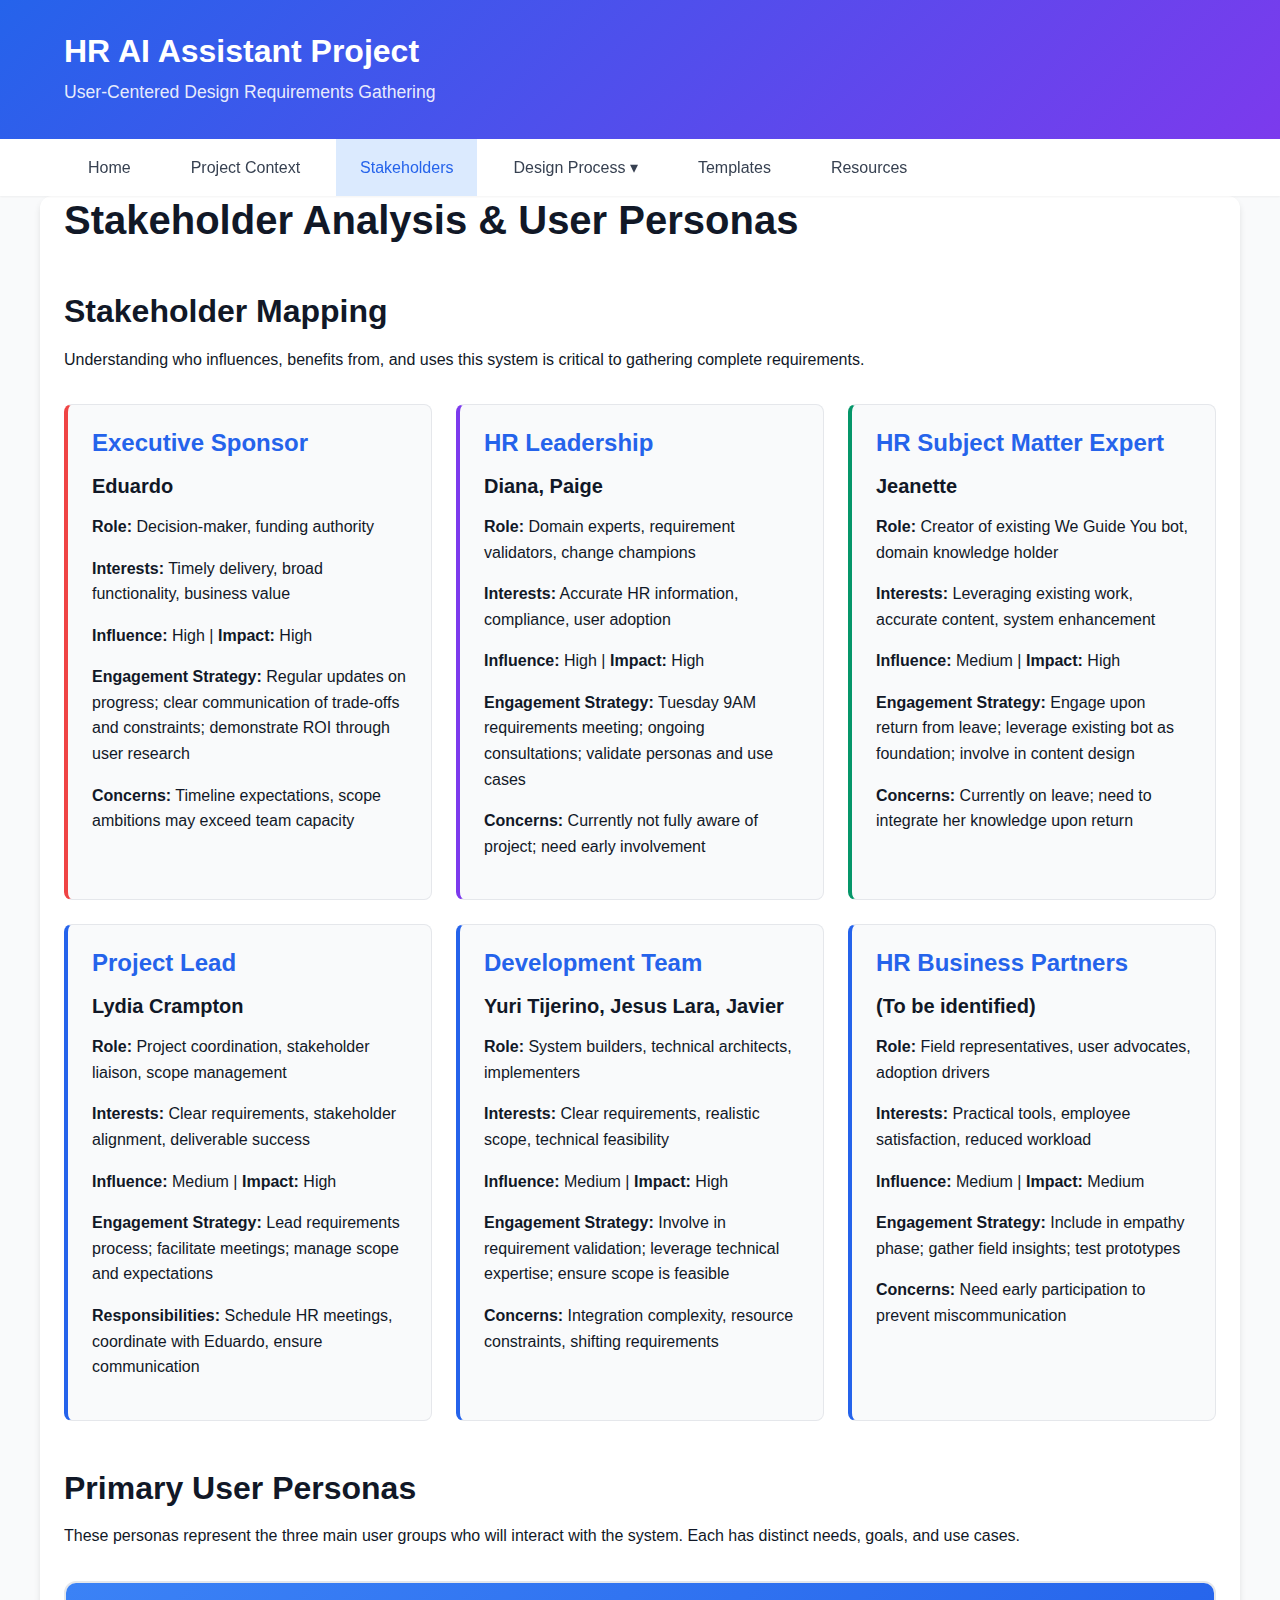
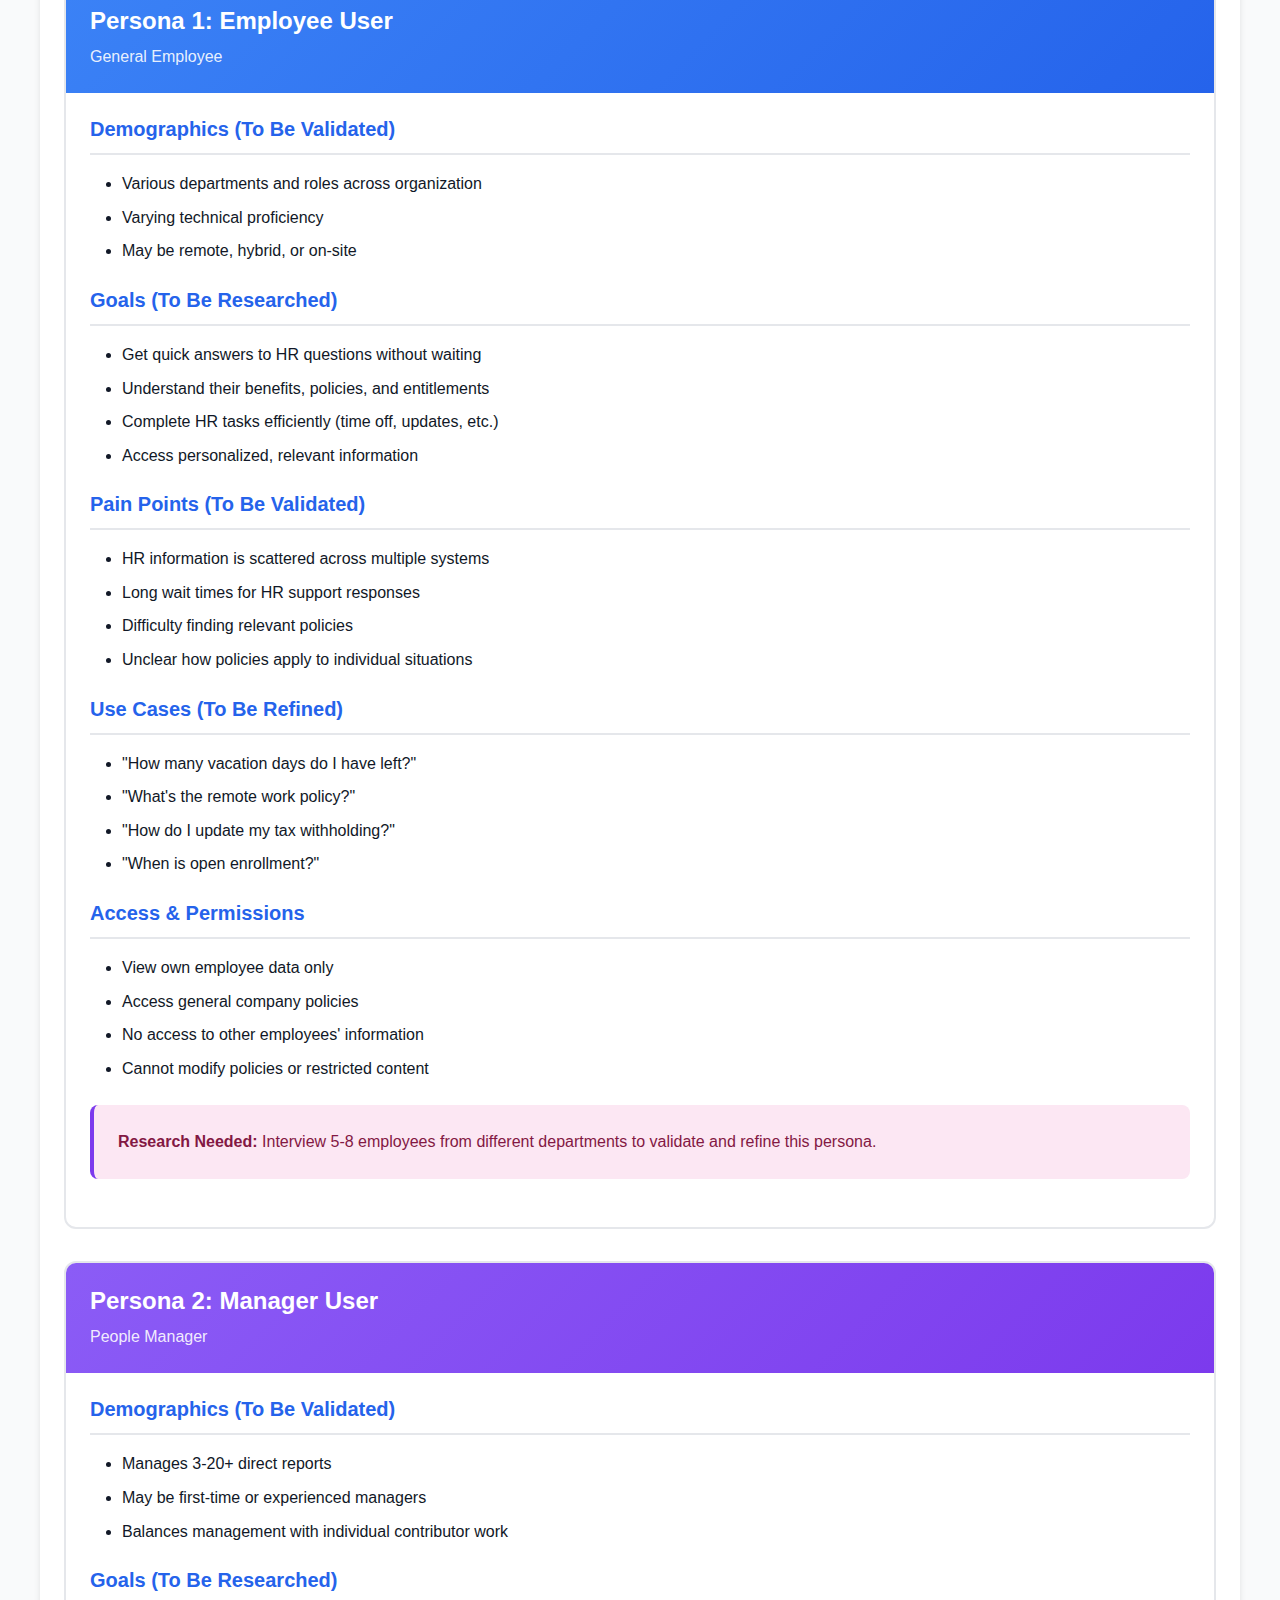
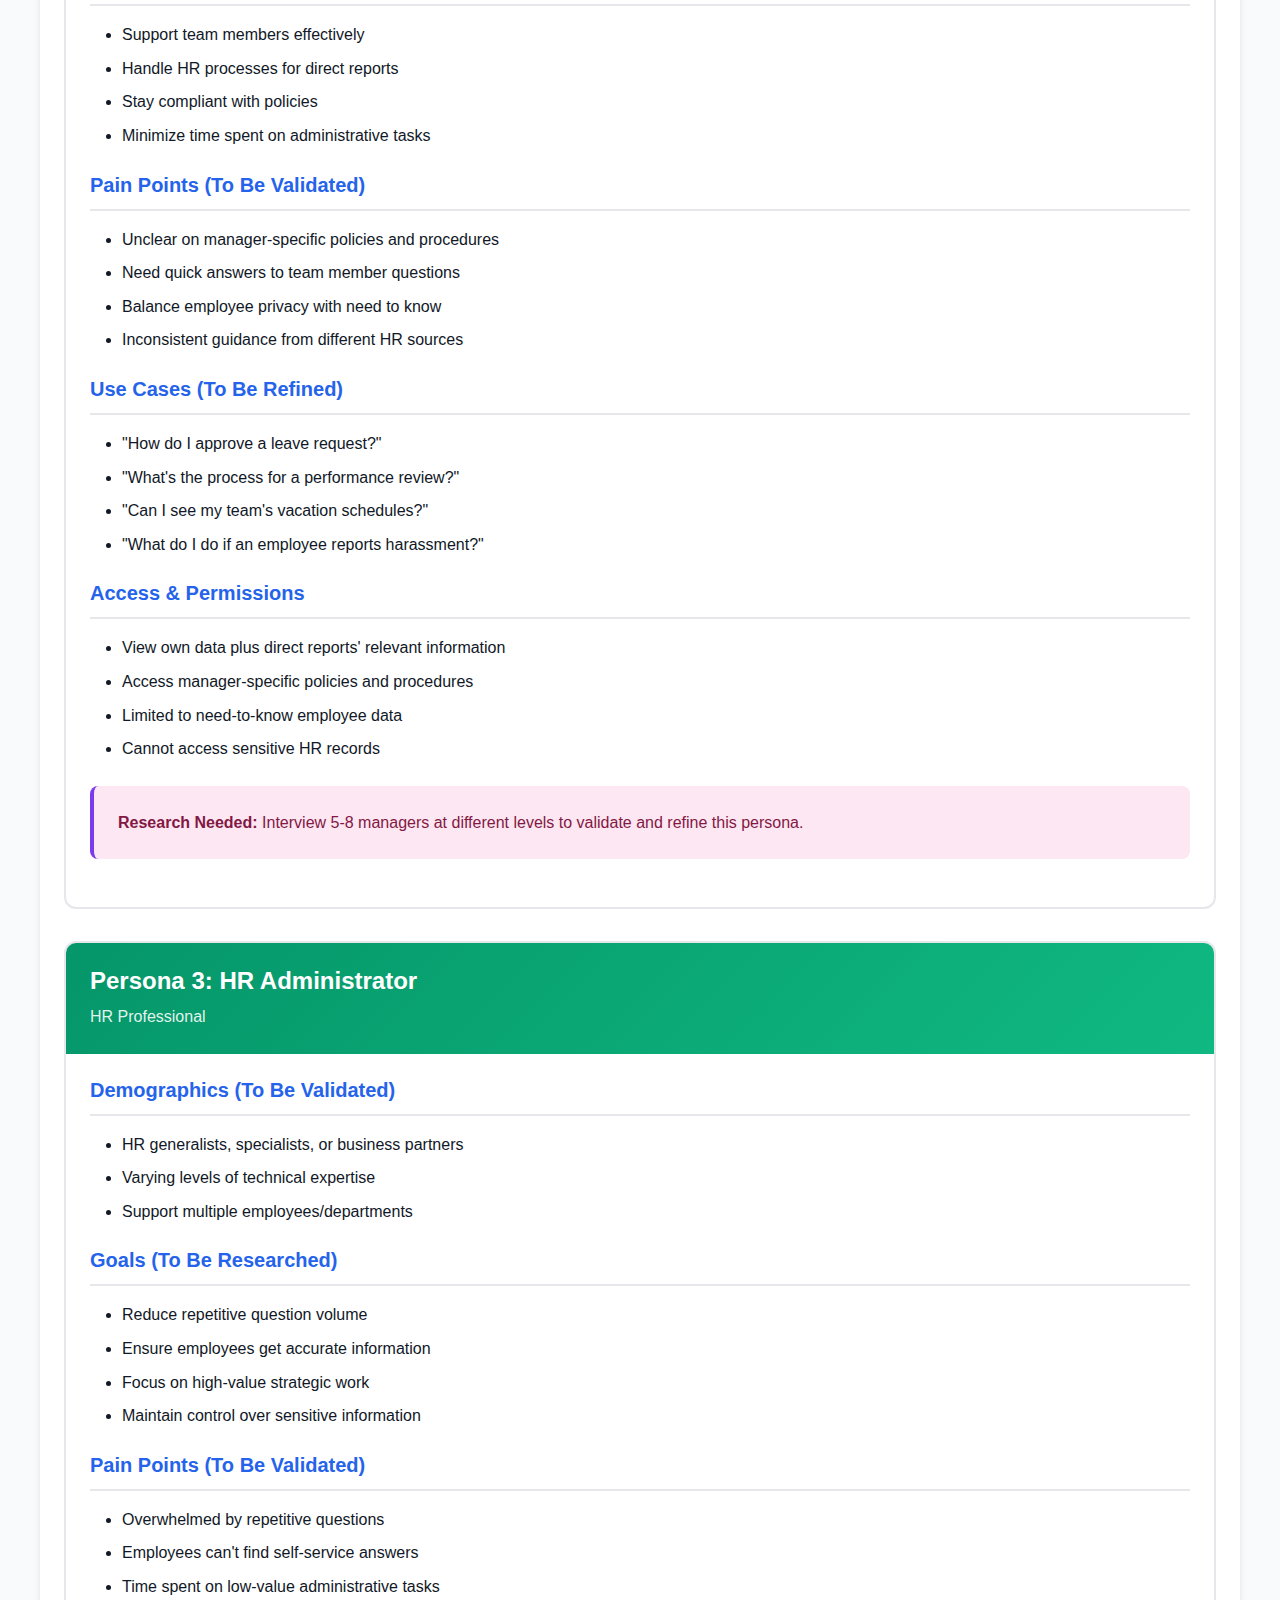
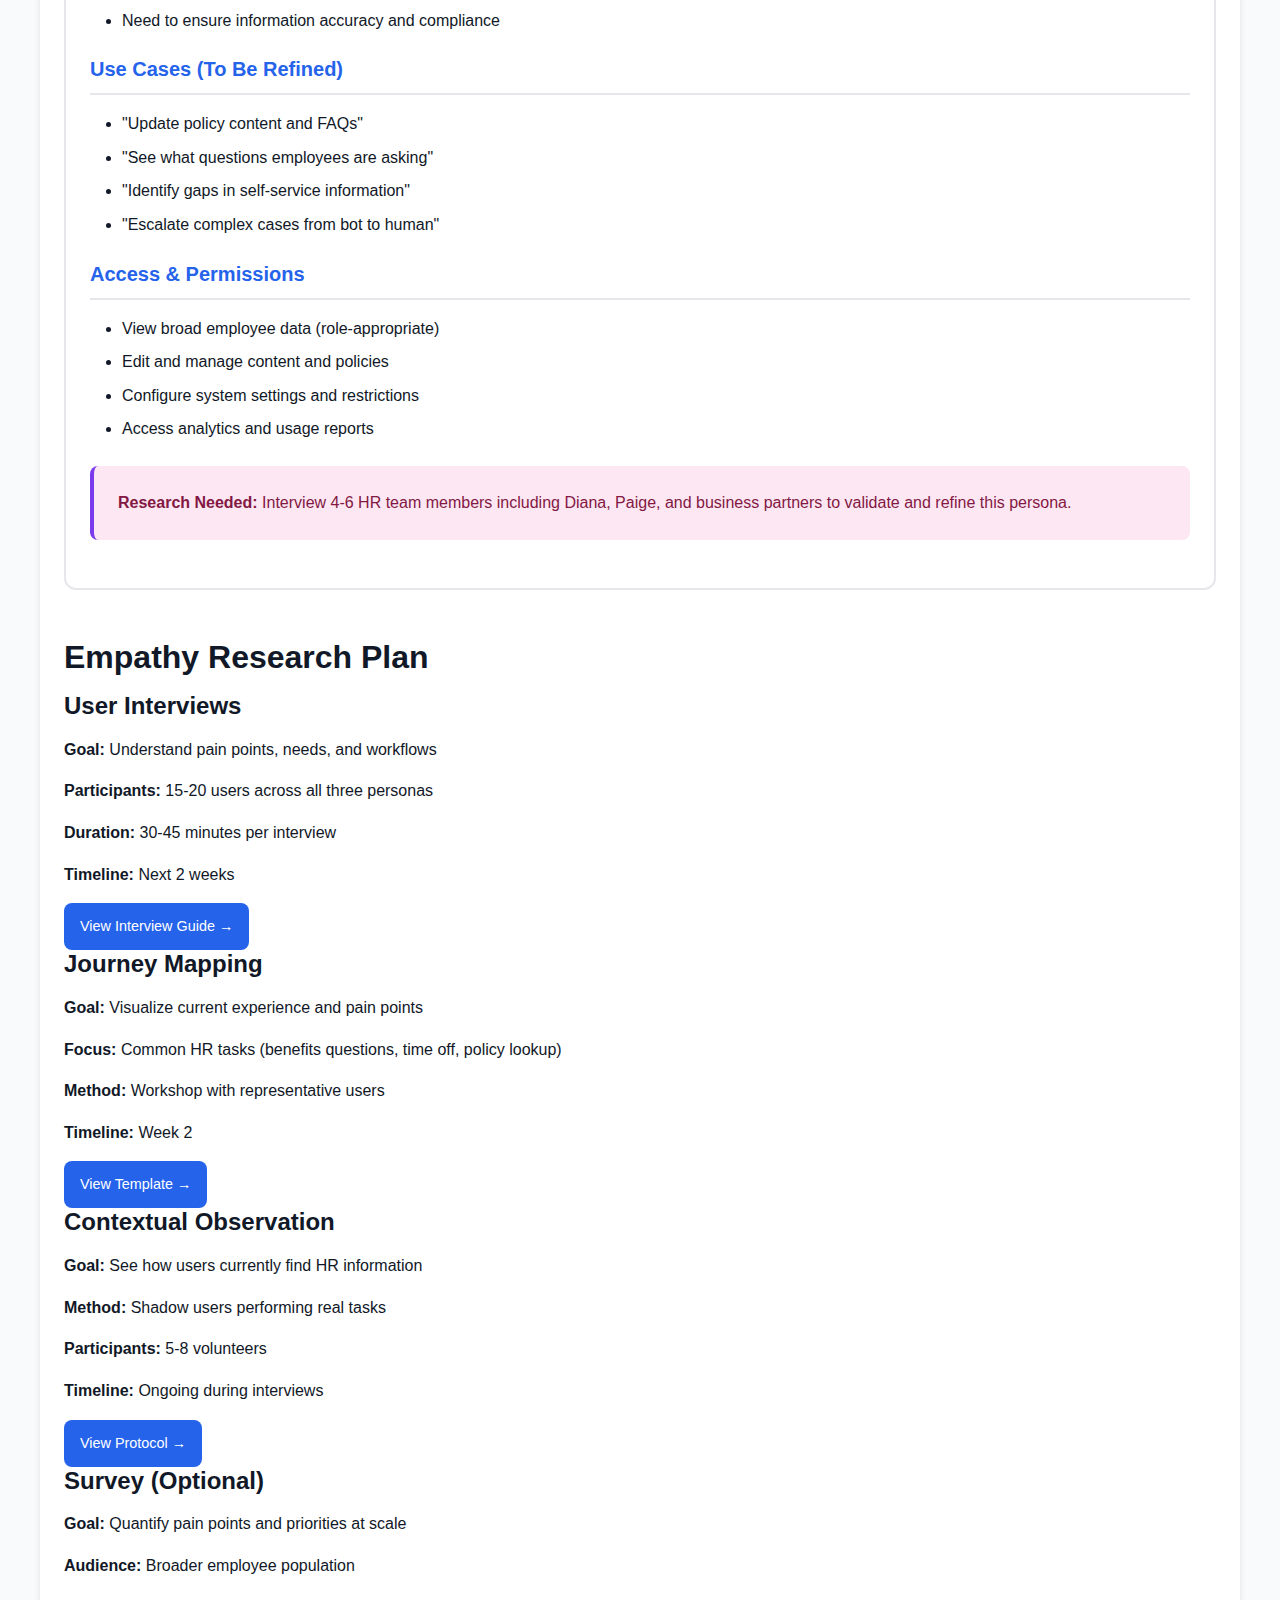
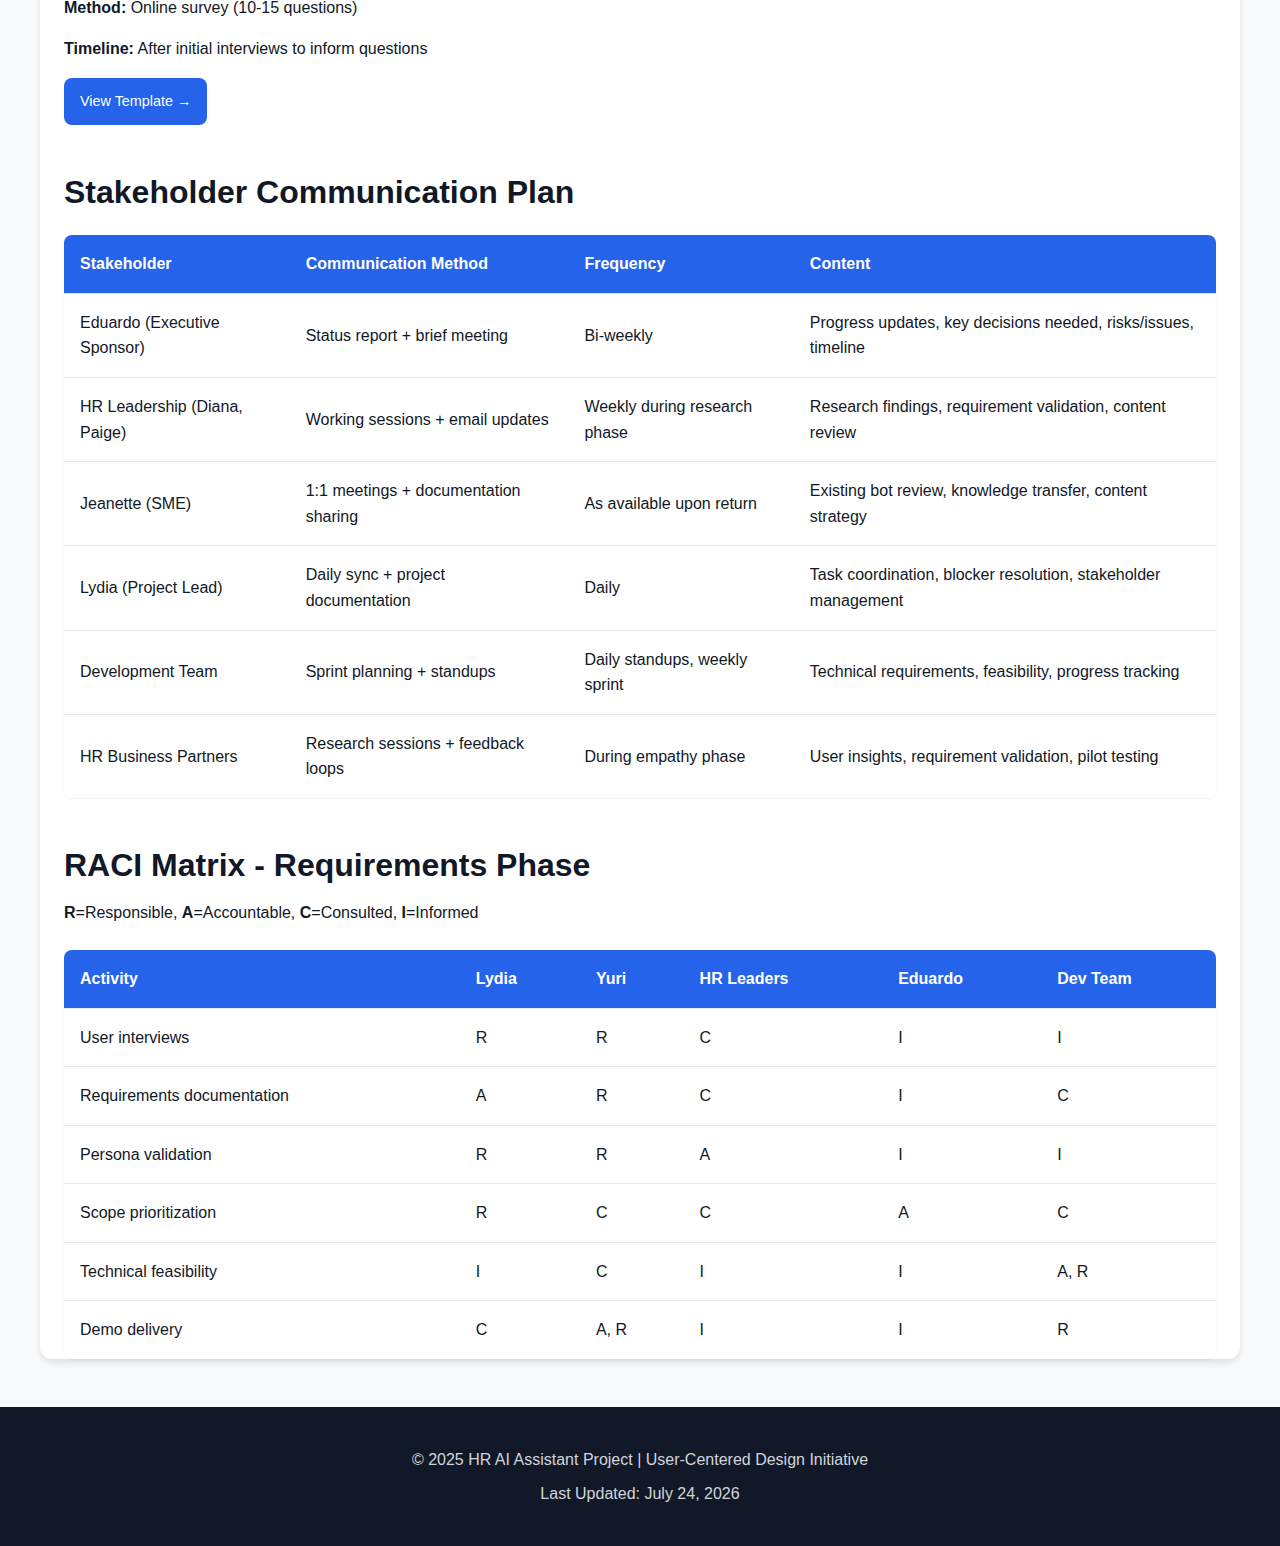
<file: stakeholders.html>
<!DOCTYPE html>
<html lang="en">
<head>
    <meta charset="UTF-8">
    <meta name="viewport" content="width=device-width, initial-scale=1.0">
    <title>Stakeholder Analysis - HR AI Assistant</title>
    <link rel="stylesheet" href="css/style.css">
</head>
<body>
    <header>
        <div class="container">
            <h1>HR AI Assistant Project</h1>
            <p class="tagline">User-Centered Design Requirements Gathering</p>
        </div>
    </header>

    <nav>
        <div class="container">
            <ul>
                <li><a href="index.html">Home</a></li>
                <li><a href="context.html">Project Context</a></li>
                <li><a href="stakeholders.html" class="active">Stakeholders</a></li>
                <li class="dropdown">
                    <a href="#" class="dropbtn">Design Process ▾</a>
                    <div class="dropdown-content">
                        <a href="phase1-empathize.html">1. Empathize</a>
                        <a href="phase2-define.html">2. Define</a>
                        <a href="phase3-ideate.html">3. Ideate</a>
                        <a href="phase4-prototype.html">4. Prototype</a>
                        <a href="phase5-implement.html">5. Implement</a>
                    </div>
                </li>
                <li><a href="templates.html">Templates</a></li>
                <li><a href="resources.html">Resources</a></li>
            </ul>
        </div>
    </nav>

    <main class="container">
        <h1>Stakeholder Analysis & User Personas</h1>

        <section class="stakeholder-section">
            <h2>Stakeholder Mapping</h2>
            <p>Understanding who influences, benefits from, and uses this system is critical to gathering complete requirements.</p>

            <div class="stakeholder-grid">
                <div class="stakeholder-card executive">
                    <h3>Executive Sponsor</h3>
                    <h4>Eduardo</h4>
                    <p><strong>Role:</strong> Decision-maker, funding authority</p>
                    <p><strong>Interests:</strong> Timely delivery, broad functionality, business value</p>
                    <p><strong>Influence:</strong> High | <strong>Impact:</strong> High</p>
                    <p><strong>Engagement Strategy:</strong> Regular updates on progress; clear communication of trade-offs and constraints; demonstrate ROI through user research</p>
                    <p><strong>Concerns:</strong> Timeline expectations, scope ambitions may exceed team capacity</p>
                </div>

                <div class="stakeholder-card leadership">
                    <h3>HR Leadership</h3>
                    <h4>Diana, Paige</h4>
                    <p><strong>Role:</strong> Domain experts, requirement validators, change champions</p>
                    <p><strong>Interests:</strong> Accurate HR information, compliance, user adoption</p>
                    <p><strong>Influence:</strong> High | <strong>Impact:</strong> High</p>
                    <p><strong>Engagement Strategy:</strong> Tuesday 9AM requirements meeting; ongoing consultations; validate personas and use cases</p>
                    <p><strong>Concerns:</strong> Currently not fully aware of project; need early involvement</p>
                </div>

                <div class="stakeholder-card expert">
                    <h3>HR Subject Matter Expert</h3>
                    <h4>Jeanette</h4>
                    <p><strong>Role:</strong> Creator of existing We Guide You bot, domain knowledge holder</p>
                    <p><strong>Interests:</strong> Leveraging existing work, accurate content, system enhancement</p>
                    <p><strong>Influence:</strong> Medium | <strong>Impact:</strong> High</p>
                    <p><strong>Engagement Strategy:</strong> Engage upon return from leave; leverage existing bot as foundation; involve in content design</p>
                    <p><strong>Concerns:</strong> Currently on leave; need to integrate her knowledge upon return</p>
                </div>

                <div class="stakeholder-card project-lead">
                    <h3>Project Lead</h3>
                    <h4>Lydia Crampton</h4>
                    <p><strong>Role:</strong> Project coordination, stakeholder liaison, scope management</p>
                    <p><strong>Interests:</strong> Clear requirements, stakeholder alignment, deliverable success</p>
                    <p><strong>Influence:</strong> Medium | <strong>Impact:</strong> High</p>
                    <p><strong>Engagement Strategy:</strong> Lead requirements process; facilitate meetings; manage scope and expectations</p>
                    <p><strong>Responsibilities:</strong> Schedule HR meetings, coordinate with Eduardo, ensure communication</p>
                </div>

                <div class="stakeholder-card technical">
                    <h3>Development Team</h3>
                    <h4>Yuri Tijerino, Jesus Lara, Javier</h4>
                    <p><strong>Role:</strong> System builders, technical architects, implementers</p>
                    <p><strong>Interests:</strong> Clear requirements, realistic scope, technical feasibility</p>
                    <p><strong>Influence:</strong> Medium | <strong>Impact:</strong> High</p>
                    <p><strong>Engagement Strategy:</strong> Involve in requirement validation; leverage technical expertise; ensure scope is feasible</p>
                    <p><strong>Concerns:</strong> Integration complexity, resource constraints, shifting requirements</p>
                </div>

                <div class="stakeholder-card business-partner">
                    <h3>HR Business Partners</h3>
                    <h4>(To be identified)</h4>
                    <p><strong>Role:</strong> Field representatives, user advocates, adoption drivers</p>
                    <p><strong>Interests:</strong> Practical tools, employee satisfaction, reduced workload</p>
                    <p><strong>Influence:</strong> Medium | <strong>Impact:</strong> Medium</p>
                    <p><strong>Engagement Strategy:</strong> Include in empathy phase; gather field insights; test prototypes</p>
                    <p><strong>Concerns:</strong> Need early participation to prevent miscommunication</p>
                </div>
            </div>
        </section>

        <section class="stakeholder-section">
            <h2>Primary User Personas</h2>
            <p>These personas represent the three main user groups who will interact with the system. Each has distinct needs, goals, and use cases.</p>

            <div class="persona-container">
                <div class="persona-card">
                    <div class="persona-header employee">
                        <h3>Persona 1: Employee User</h3>
                        <p class="persona-type">General Employee</p>
                    </div>

                    <div class="persona-body">
                        <div class="persona-section">
                            <h4>Demographics (To Be Validated)</h4>
                            <ul>
                                <li>Various departments and roles across organization</li>
                                <li>Varying technical proficiency</li>
                                <li>May be remote, hybrid, or on-site</li>
                            </ul>
                        </div>

                        <div class="persona-section">
                            <h4>Goals (To Be Researched)</h4>
                            <ul>
                                <li>Get quick answers to HR questions without waiting</li>
                                <li>Understand their benefits, policies, and entitlements</li>
                                <li>Complete HR tasks efficiently (time off, updates, etc.)</li>
                                <li>Access personalized, relevant information</li>
                            </ul>
                        </div>

                        <div class="persona-section">
                            <h4>Pain Points (To Be Validated)</h4>
                            <ul>
                                <li>HR information is scattered across multiple systems</li>
                                <li>Long wait times for HR support responses</li>
                                <li>Difficulty finding relevant policies</li>
                                <li>Unclear how policies apply to individual situations</li>
                            </ul>
                        </div>

                        <div class="persona-section">
                            <h4>Use Cases (To Be Refined)</h4>
                            <ul>
                                <li>"How many vacation days do I have left?"</li>
                                <li>"What's the remote work policy?"</li>
                                <li>"How do I update my tax withholding?"</li>
                                <li>"When is open enrollment?"</li>
                            </ul>
                        </div>

                        <div class="persona-section">
                            <h4>Access & Permissions</h4>
                            <ul>
                                <li>View own employee data only</li>
                                <li>Access general company policies</li>
                                <li>No access to other employees' information</li>
                                <li>Cannot modify policies or restricted content</li>
                            </ul>
                        </div>

                        <div class="alert research-needed">
                            <strong>Research Needed:</strong> Interview 5-8 employees from different departments to validate and refine this persona.
                        </div>
                    </div>
                </div>

                <div class="persona-card">
                    <div class="persona-header manager">
                        <h3>Persona 2: Manager User</h3>
                        <p class="persona-type">People Manager</p>
                    </div>

                    <div class="persona-body">
                        <div class="persona-section">
                            <h4>Demographics (To Be Validated)</h4>
                            <ul>
                                <li>Manages 3-20+ direct reports</li>
                                <li>May be first-time or experienced managers</li>
                                <li>Balances management with individual contributor work</li>
                            </ul>
                        </div>

                        <div class="persona-section">
                            <h4>Goals (To Be Researched)</h4>
                            <ul>
                                <li>Support team members effectively</li>
                                <li>Handle HR processes for direct reports</li>
                                <li>Stay compliant with policies</li>
                                <li>Minimize time spent on administrative tasks</li>
                            </ul>
                        </div>

                        <div class="persona-section">
                            <h4>Pain Points (To Be Validated)</h4>
                            <ul>
                                <li>Unclear on manager-specific policies and procedures</li>
                                <li>Need quick answers to team member questions</li>
                                <li>Balance employee privacy with need to know</li>
                                <li>Inconsistent guidance from different HR sources</li>
                            </ul>
                        </div>

                        <div class="persona-section">
                            <h4>Use Cases (To Be Refined)</h4>
                            <ul>
                                <li>"How do I approve a leave request?"</li>
                                <li>"What's the process for a performance review?"</li>
                                <li>"Can I see my team's vacation schedules?"</li>
                                <li>"What do I do if an employee reports harassment?"</li>
                            </ul>
                        </div>

                        <div class="persona-section">
                            <h4>Access & Permissions</h4>
                            <ul>
                                <li>View own data plus direct reports' relevant information</li>
                                <li>Access manager-specific policies and procedures</li>
                                <li>Limited to need-to-know employee data</li>
                                <li>Cannot access sensitive HR records</li>
                            </ul>
                        </div>

                        <div class="alert research-needed">
                            <strong>Research Needed:</strong> Interview 5-8 managers at different levels to validate and refine this persona.
                        </div>
                    </div>
                </div>

                <div class="persona-card">
                    <div class="persona-header admin">
                        <h3>Persona 3: HR Administrator</h3>
                        <p class="persona-type">HR Professional</p>
                    </div>

                    <div class="persona-body">
                        <div class="persona-section">
                            <h4>Demographics (To Be Validated)</h4>
                            <ul>
                                <li>HR generalists, specialists, or business partners</li>
                                <li>Varying levels of technical expertise</li>
                                <li>Support multiple employees/departments</li>
                            </ul>
                        </div>

                        <div class="persona-section">
                            <h4>Goals (To Be Researched)</h4>
                            <ul>
                                <li>Reduce repetitive question volume</li>
                                <li>Ensure employees get accurate information</li>
                                <li>Focus on high-value strategic work</li>
                                <li>Maintain control over sensitive information</li>
                            </ul>
                        </div>

                        <div class="persona-section">
                            <h4>Pain Points (To Be Validated)</h4>
                            <ul>
                                <li>Overwhelmed by repetitive questions</li>
                                <li>Employees can't find self-service answers</li>
                                <li>Time spent on low-value administrative tasks</li>
                                <li>Need to ensure information accuracy and compliance</li>
                            </ul>
                        </div>

                        <div class="persona-section">
                            <h4>Use Cases (To Be Refined)</h4>
                            <ul>
                                <li>"Update policy content and FAQs"</li>
                                <li>"See what questions employees are asking"</li>
                                <li>"Identify gaps in self-service information"</li>
                                <li>"Escalate complex cases from bot to human"</li>
                            </ul>
                        </div>

                        <div class="persona-section">
                            <h4>Access & Permissions</h4>
                            <ul>
                                <li>View broad employee data (role-appropriate)</li>
                                <li>Edit and manage content and policies</li>
                                <li>Configure system settings and restrictions</li>
                                <li>Access analytics and usage reports</li>
                            </ul>
                        </div>

                        <div class="alert research-needed">
                            <strong>Research Needed:</strong> Interview 4-6 HR team members including Diana, Paige, and business partners to validate and refine this persona.
                        </div>
                    </div>
                </div>
            </div>
        </section>

        <section class="stakeholder-section">
            <h2>Empathy Research Plan</h2>

            <div class="research-plan">
                <div class="research-method">
                    <h3>User Interviews</h3>
                    <p><strong>Goal:</strong> Understand pain points, needs, and workflows</p>
                    <p><strong>Participants:</strong> 15-20 users across all three personas</p>
                    <p><strong>Duration:</strong> 30-45 minutes per interview</p>
                    <p><strong>Timeline:</strong> Next 2 weeks</p>
                    <a href="templates.html#interview-guide" class="btn-small">View Interview Guide →</a>
                </div>

                <div class="research-method">
                    <h3>Journey Mapping</h3>
                    <p><strong>Goal:</strong> Visualize current experience and pain points</p>
                    <p><strong>Focus:</strong> Common HR tasks (benefits questions, time off, policy lookup)</p>
                    <p><strong>Method:</strong> Workshop with representative users</p>
                    <p><strong>Timeline:</strong> Week 2</p>
                    <a href="templates.html#journey-map" class="btn-small">View Template →</a>
                </div>

                <div class="research-method">
                    <h3>Contextual Observation</h3>
                    <p><strong>Goal:</strong> See how users currently find HR information</p>
                    <p><strong>Method:</strong> Shadow users performing real tasks</p>
                    <p><strong>Participants:</strong> 5-8 volunteers</p>
                    <p><strong>Timeline:</strong> Ongoing during interviews</p>
                    <a href="templates.html#observation-protocol" class="btn-small">View Protocol →</a>
                </div>

                <div class="research-method">
                    <h3>Survey (Optional)</h3>
                    <p><strong>Goal:</strong> Quantify pain points and priorities at scale</p>
                    <p><strong>Audience:</strong> Broader employee population</p>
                    <p><strong>Method:</strong> Online survey (10-15 questions)</p>
                    <p><strong>Timeline:</strong> After initial interviews to inform questions</p>
                    <a href="templates.html#survey-template" class="btn-small">View Template →</a>
                </div>
            </div>
        </section>

        <section class="stakeholder-section">
            <h2>Stakeholder Communication Plan</h2>

            <table class="communication-table">
                <thead>
                    <tr>
                        <th>Stakeholder</th>
                        <th>Communication Method</th>
                        <th>Frequency</th>
                        <th>Content</th>
                    </tr>
                </thead>
                <tbody>
                    <tr>
                        <td>Eduardo (Executive Sponsor)</td>
                        <td>Status report + brief meeting</td>
                        <td>Bi-weekly</td>
                        <td>Progress updates, key decisions needed, risks/issues, timeline</td>
                    </tr>
                    <tr>
                        <td>HR Leadership (Diana, Paige)</td>
                        <td>Working sessions + email updates</td>
                        <td>Weekly during research phase</td>
                        <td>Research findings, requirement validation, content review</td>
                    </tr>
                    <tr>
                        <td>Jeanette (SME)</td>
                        <td>1:1 meetings + documentation sharing</td>
                        <td>As available upon return</td>
                        <td>Existing bot review, knowledge transfer, content strategy</td>
                    </tr>
                    <tr>
                        <td>Lydia (Project Lead)</td>
                        <td>Daily sync + project documentation</td>
                        <td>Daily</td>
                        <td>Task coordination, blocker resolution, stakeholder management</td>
                    </tr>
                    <tr>
                        <td>Development Team</td>
                        <td>Sprint planning + standups</td>
                        <td>Daily standups, weekly sprint</td>
                        <td>Technical requirements, feasibility, progress tracking</td>
                    </tr>
                    <tr>
                        <td>HR Business Partners</td>
                        <td>Research sessions + feedback loops</td>
                        <td>During empathy phase</td>
                        <td>User insights, requirement validation, pilot testing</td>
                    </tr>
                </tbody>
            </table>
        </section>

        <section class="stakeholder-section">
            <h2>RACI Matrix - Requirements Phase</h2>
            <p><strong>R</strong>=Responsible, <strong>A</strong>=Accountable, <strong>C</strong>=Consulted, <strong>I</strong>=Informed</p>

            <table class="raci-table">
                <thead>
                    <tr>
                        <th>Activity</th>
                        <th>Lydia</th>
                        <th>Yuri</th>
                        <th>HR Leaders</th>
                        <th>Eduardo</th>
                        <th>Dev Team</th>
                    </tr>
                </thead>
                <tbody>
                    <tr>
                        <td>User interviews</td>
                        <td>R</td>
                        <td>R</td>
                        <td>C</td>
                        <td>I</td>
                        <td>I</td>
                    </tr>
                    <tr>
                        <td>Requirements documentation</td>
                        <td>A</td>
                        <td>R</td>
                        <td>C</td>
                        <td>I</td>
                        <td>C</td>
                    </tr>
                    <tr>
                        <td>Persona validation</td>
                        <td>R</td>
                        <td>R</td>
                        <td>A</td>
                        <td>I</td>
                        <td>I</td>
                    </tr>
                    <tr>
                        <td>Scope prioritization</td>
                        <td>R</td>
                        <td>C</td>
                        <td>C</td>
                        <td>A</td>
                        <td>C</td>
                    </tr>
                    <tr>
                        <td>Technical feasibility</td>
                        <td>I</td>
                        <td>C</td>
                        <td>I</td>
                        <td>I</td>
                        <td>A, R</td>
                    </tr>
                    <tr>
                        <td>Demo delivery</td>
                        <td>C</td>
                        <td>A, R</td>
                        <td>I</td>
                        <td>I</td>
                        <td>R</td>
                    </tr>
                </tbody>
            </table>
        </section>
    </main>

    <footer>
        <div class="container">
            <p>&copy; 2025 HR AI Assistant Project | User-Centered Design Initiative</p>
            <p>Last Updated: <span id="lastUpdated"></span></p>
        </div>
    </footer>

    <script>
        document.getElementById('lastUpdated').textContent = new Date().toLocaleDateString('en-US', {
            year: 'numeric',
            month: 'long',
            day: 'numeric'
        });
    </script>
</body>
</html>
</file>
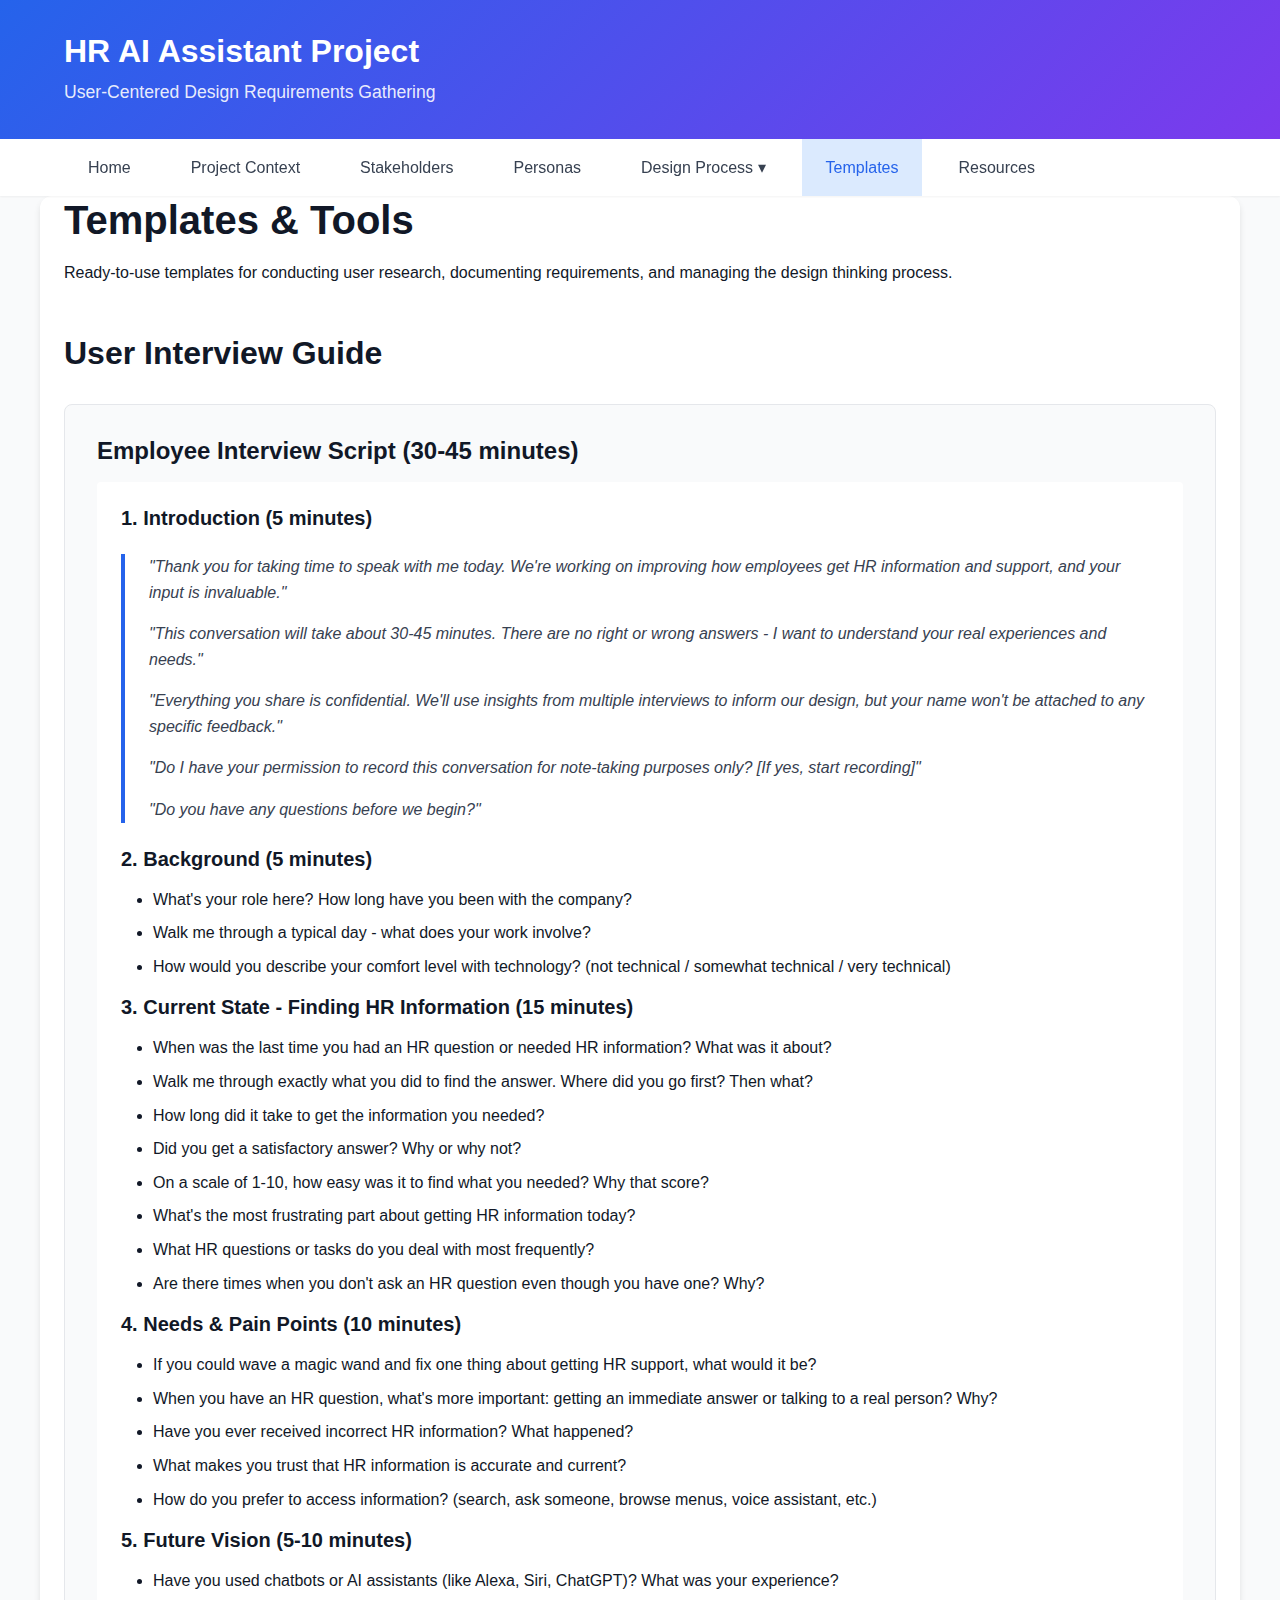
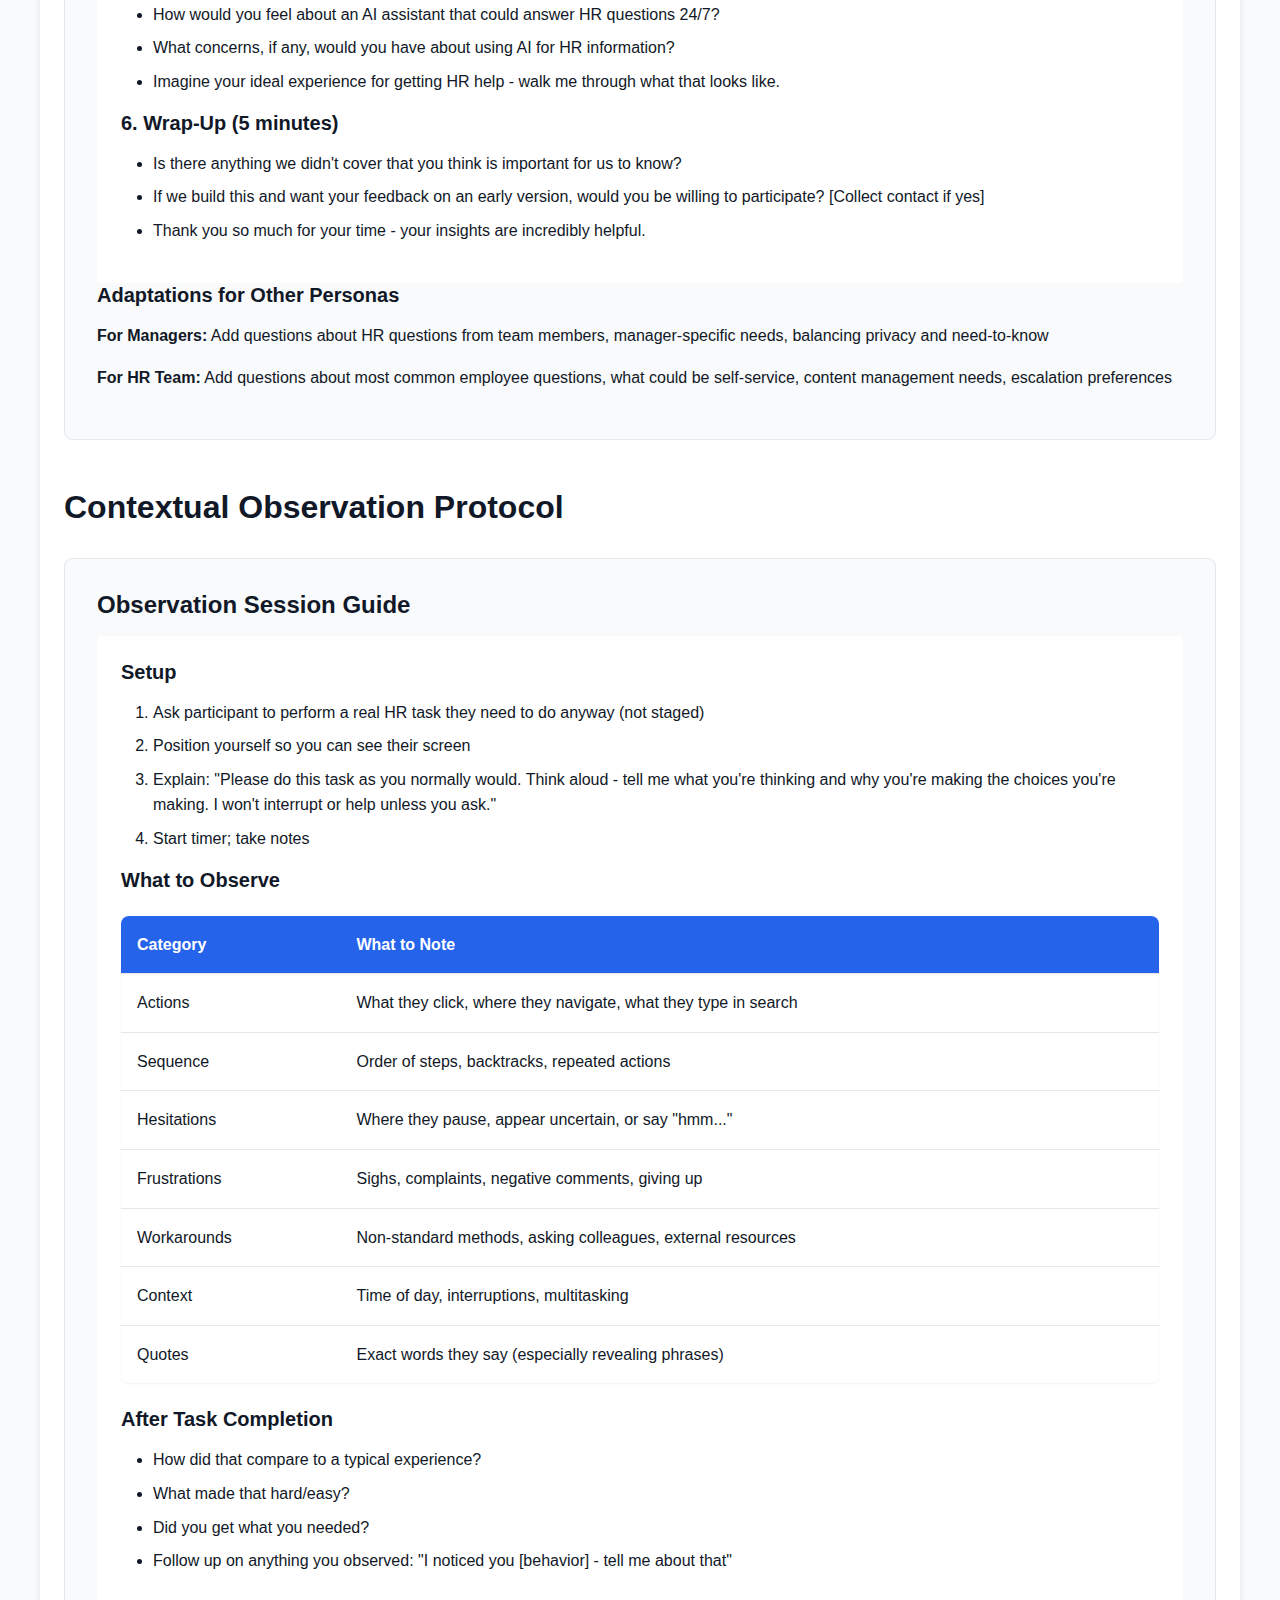
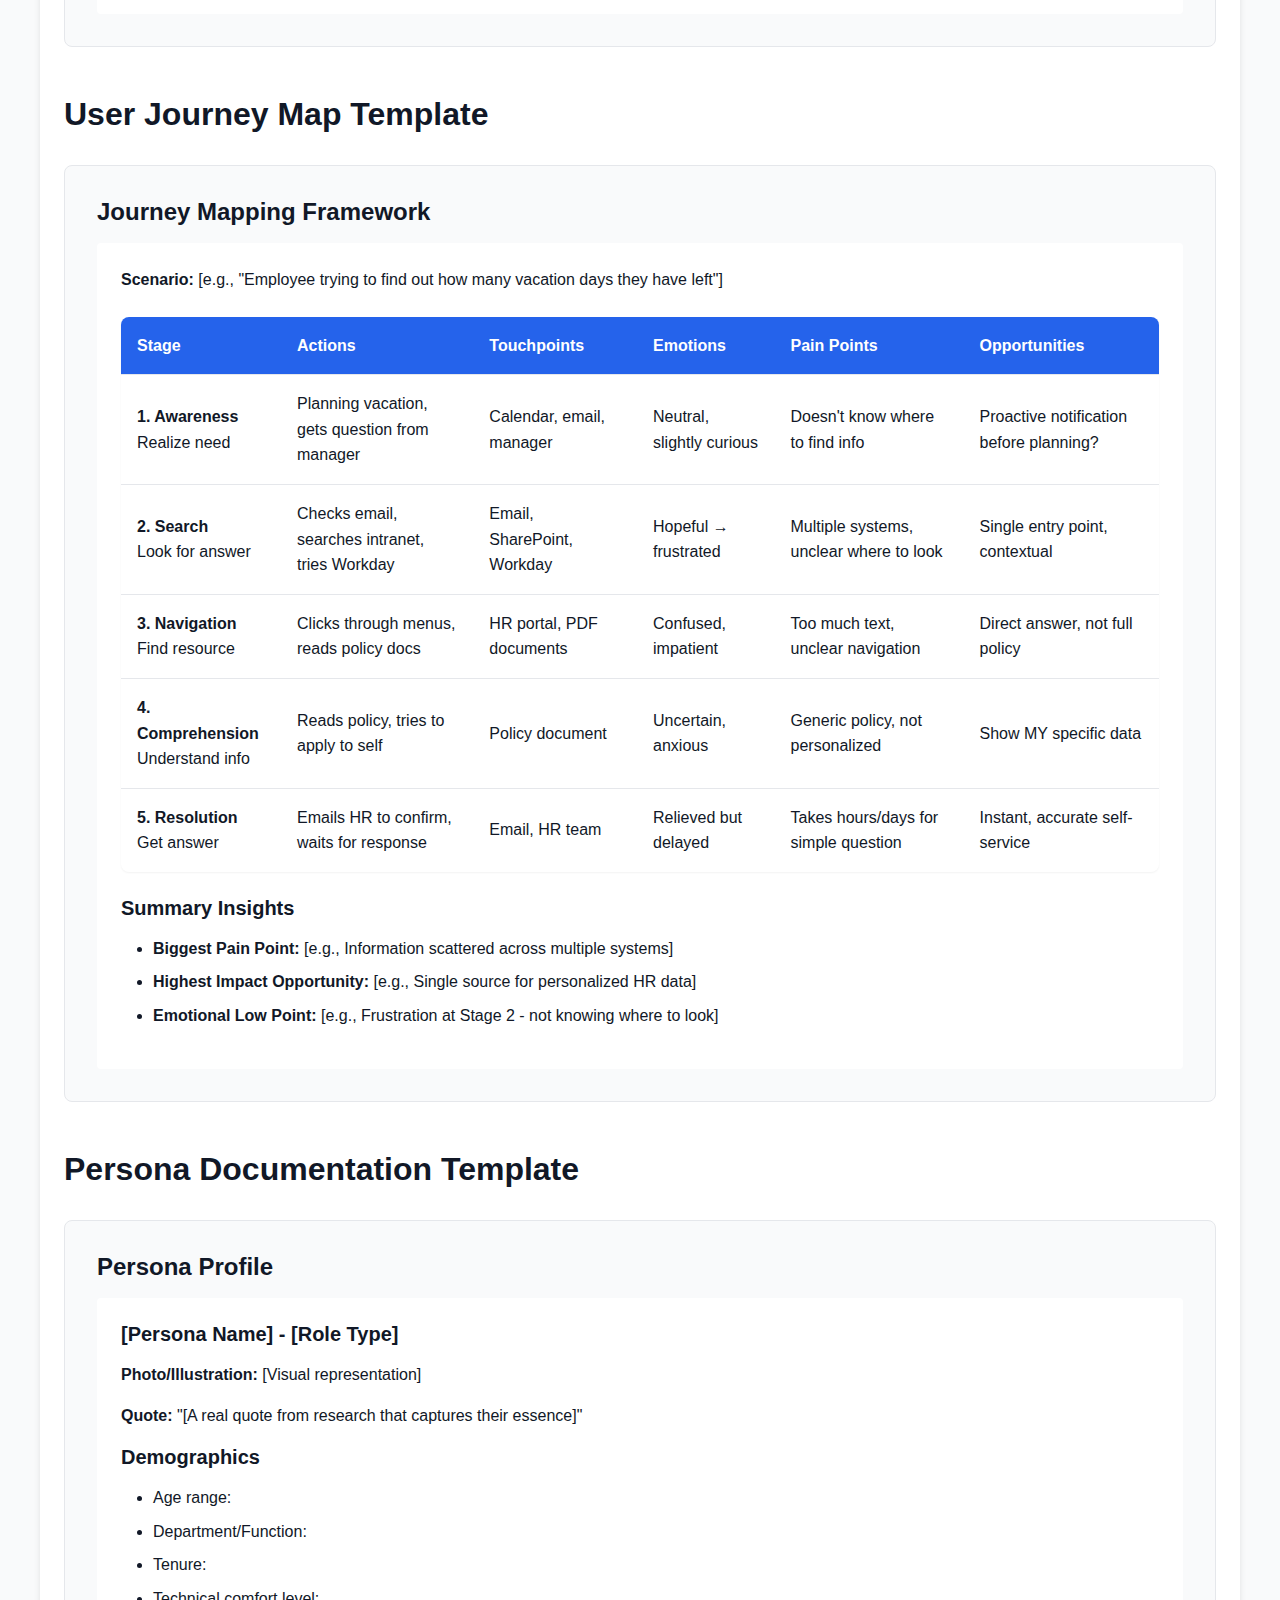
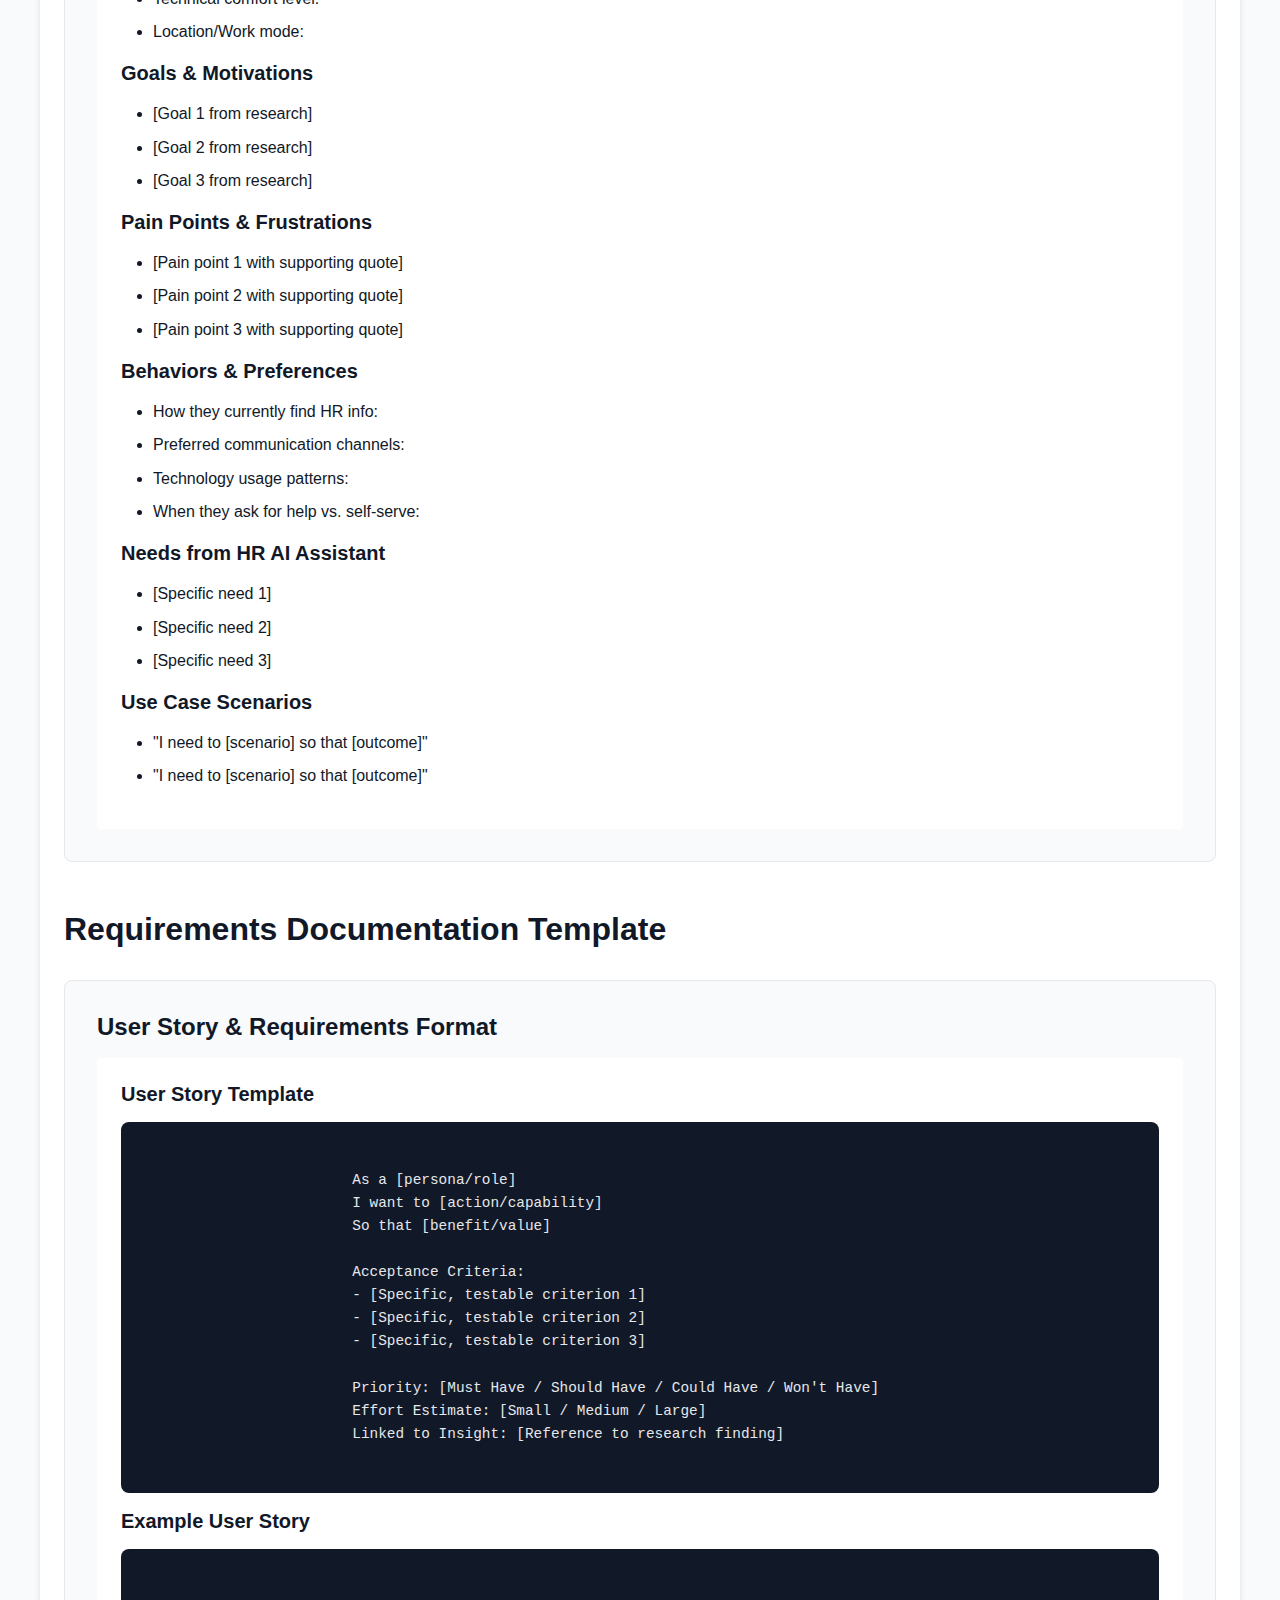
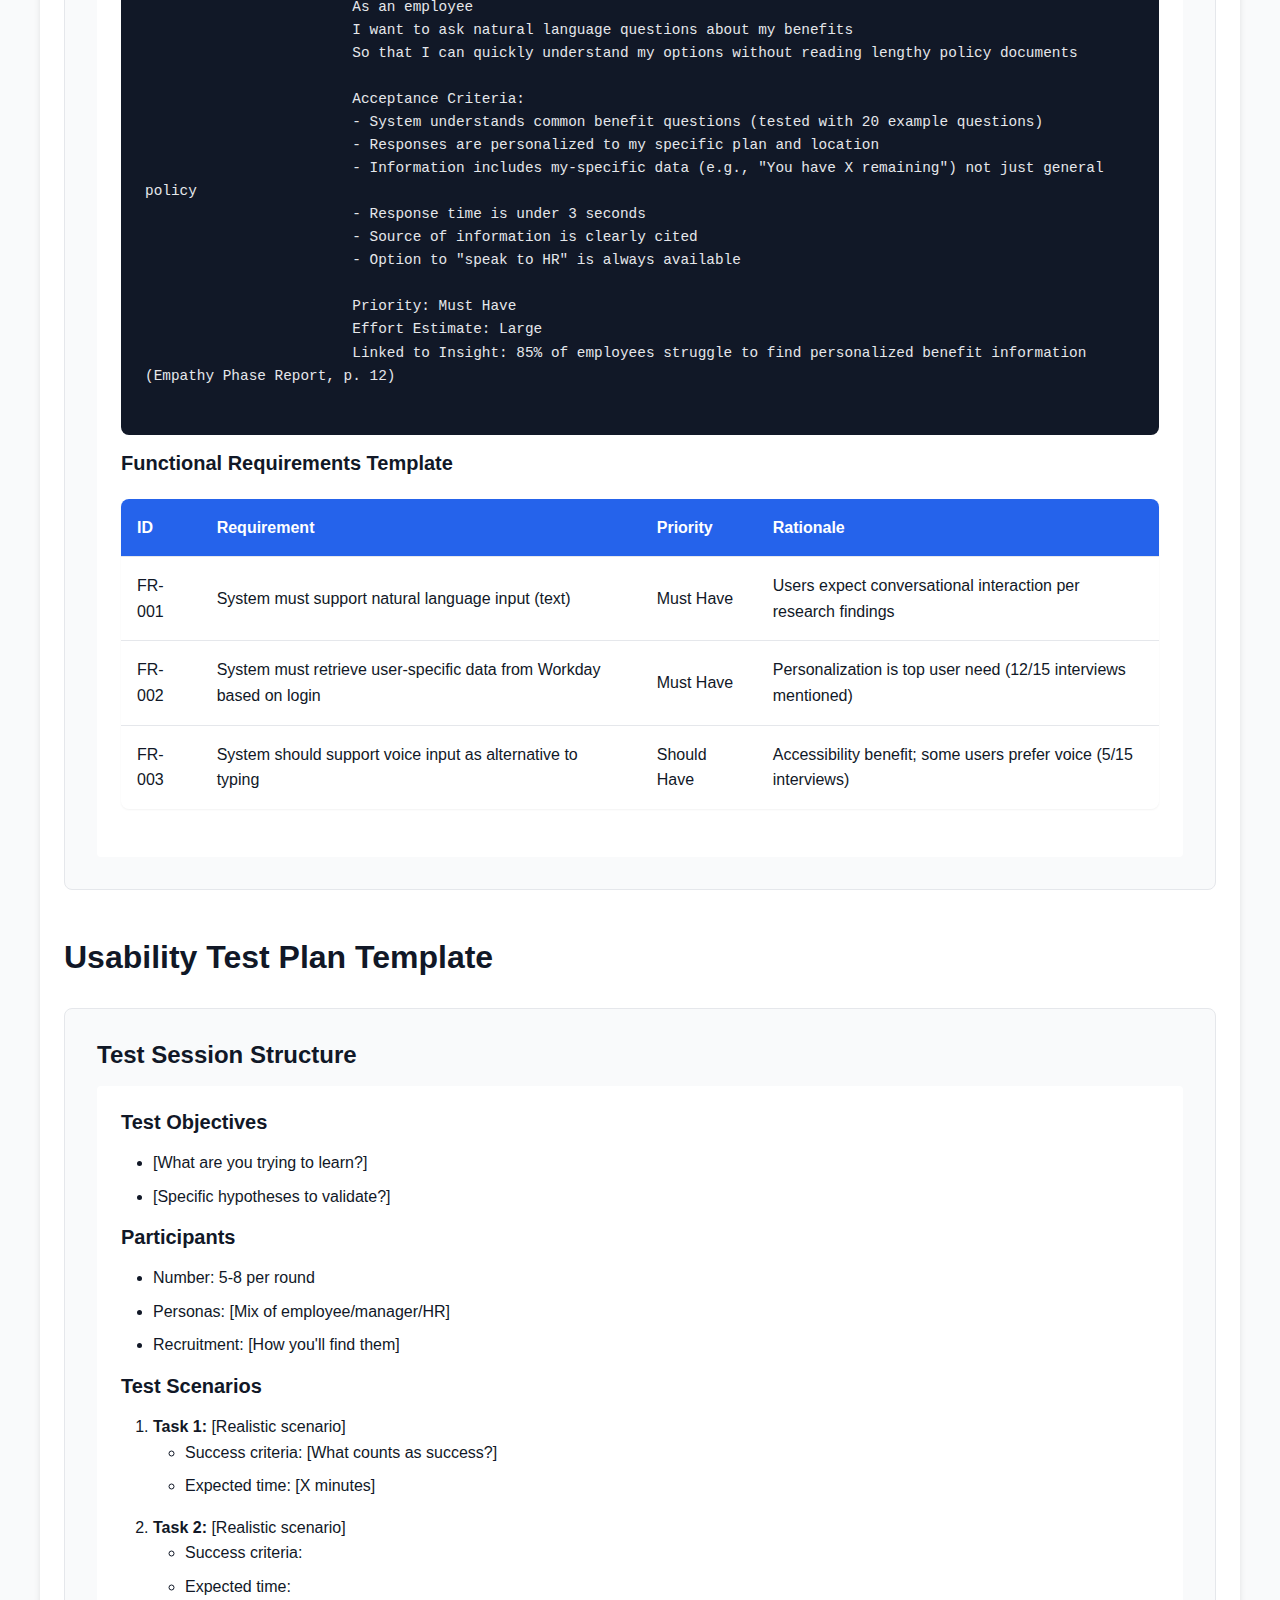
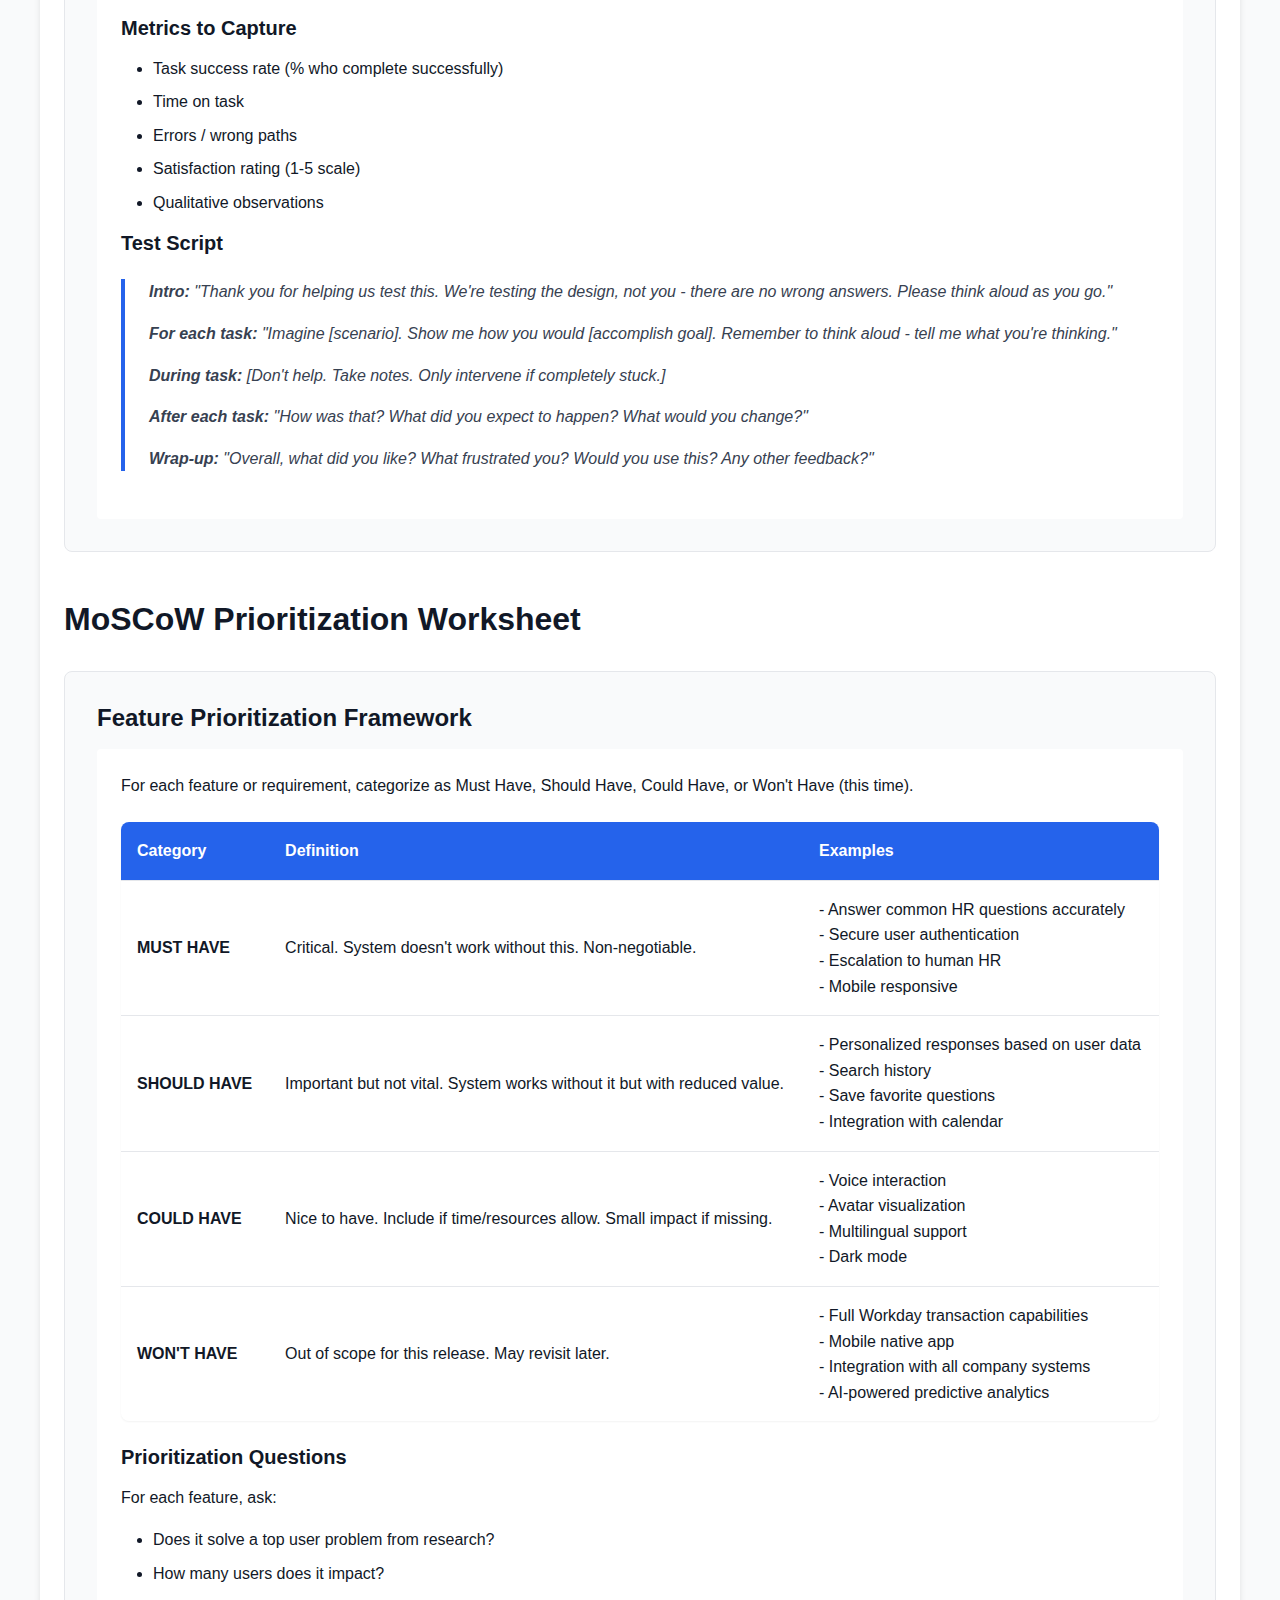
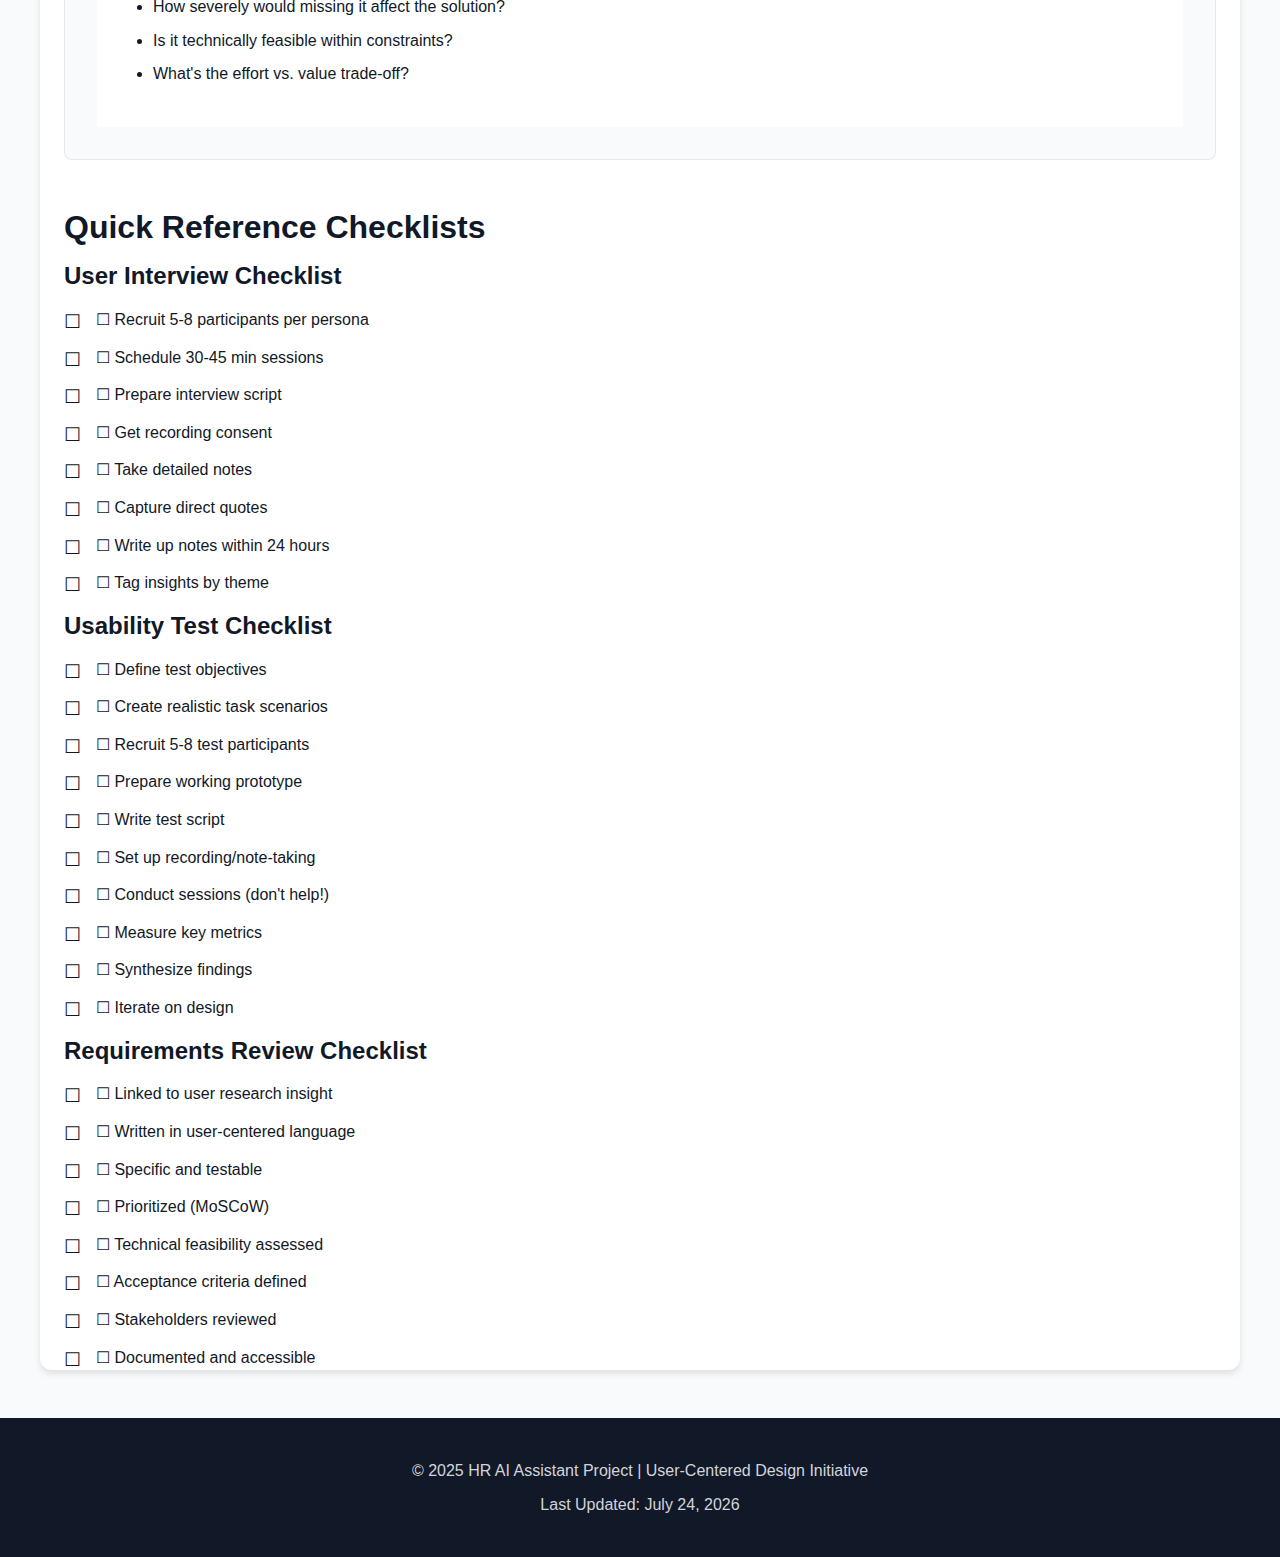
<file: templates.html>
<!DOCTYPE html>
<html lang="en">
<head>
    <meta charset="UTF-8">
    <meta name="viewport" content="width=device-width, initial-scale=1.0">
    <title>Templates & Tools - HR AI Assistant</title>
    <link rel="stylesheet" href="css/style.css">
</head>
<body>
    <header>
        <div class="container">
            <h1>HR AI Assistant Project</h1>
            <p class="tagline">User-Centered Design Requirements Gathering</p>
        </div>
    </header>

    <nav>
        <div class="container">
            <ul>
                <li><a href="index.html">Home</a></li>
                <li><a href="context.html">Project Context</a></li>
                <li><a href="stakeholders.html">Stakeholders</a></li>
                <li><a href="personas.html">Personas</a></li>
                <li class="dropdown">
                    <a href="#" class="dropbtn">Design Process ▾</a>
                    <div class="dropdown-content">
                        <a href="phase1-empathize.html">1. Empathize</a>
                        <a href="phase2-define.html">2. Define</a>
                        <a href="phase3-ideate.html">3. Ideate</a>
                        <a href="phase4-prototype.html">4. Prototype</a>
                        <a href="phase5-implement.html">5. Implement</a>
                    </div>
                </li>
                <li><a href="templates.html" class="active">Templates</a></li>
                <li><a href="resources.html">Resources</a></li>
            </ul>
        </div>
    </nav>

    <main class="container">
        <h1>Templates & Tools</h1>
        <p>Ready-to-use templates for conducting user research, documenting requirements, and managing the design thinking process.</p>

        <section class="templates-section">
            <h2 id="interview-guide">User Interview Guide</h2>

            <div class="template-box">
                <h3>Employee Interview Script (30-45 minutes)</h3>

                <div class="template-content">
                    <h4>1. Introduction (5 minutes)</h4>
                    <blockquote>
                        <p>"Thank you for taking time to speak with me today. We're working on improving how employees get HR information and support, and your input is invaluable."</p>

                        <p>"This conversation will take about 30-45 minutes. There are no right or wrong answers - I want to understand your real experiences and needs."</p>

                        <p>"Everything you share is confidential. We'll use insights from multiple interviews to inform our design, but your name won't be attached to any specific feedback."</p>

                        <p>"Do I have your permission to record this conversation for note-taking purposes only? [If yes, start recording]"</p>

                        <p>"Do you have any questions before we begin?"</p>
                    </blockquote>

                    <h4>2. Background (5 minutes)</h4>
                    <ul>
                        <li>What's your role here? How long have you been with the company?</li>
                        <li>Walk me through a typical day - what does your work involve?</li>
                        <li>How would you describe your comfort level with technology? (not technical / somewhat technical / very technical)</li>
                    </ul>

                    <h4>3. Current State - Finding HR Information (15 minutes)</h4>
                    <ul>
                        <li>When was the last time you had an HR question or needed HR information? What was it about?</li>
                        <li>Walk me through exactly what you did to find the answer. Where did you go first? Then what?</li>
                        <li>How long did it take to get the information you needed?</li>
                        <li>Did you get a satisfactory answer? Why or why not?</li>
                        <li>On a scale of 1-10, how easy was it to find what you needed? Why that score?</li>
                        <li>What's the most frustrating part about getting HR information today?</li>
                        <li>What HR questions or tasks do you deal with most frequently?</li>
                        <li>Are there times when you don't ask an HR question even though you have one? Why?</li>
                    </ul>

                    <h4>4. Needs & Pain Points (10 minutes)</h4>
                    <ul>
                        <li>If you could wave a magic wand and fix one thing about getting HR support, what would it be?</li>
                        <li>When you have an HR question, what's more important: getting an immediate answer or talking to a real person? Why?</li>
                        <li>Have you ever received incorrect HR information? What happened?</li>
                        <li>What makes you trust that HR information is accurate and current?</li>
                        <li>How do you prefer to access information? (search, ask someone, browse menus, voice assistant, etc.)</li>
                    </ul>

                    <h4>5. Future Vision (5-10 minutes)</h4>
                    <ul>
                        <li>Have you used chatbots or AI assistants (like Alexa, Siri, ChatGPT)? What was your experience?</li>
                        <li>How would you feel about an AI assistant that could answer HR questions 24/7?</li>
                        <li>What concerns, if any, would you have about using AI for HR information?</li>
                        <li>Imagine your ideal experience for getting HR help - walk me through what that looks like.</li>
                    </ul>

                    <h4>6. Wrap-Up (5 minutes)</h4>
                    <ul>
                        <li>Is there anything we didn't cover that you think is important for us to know?</li>
                        <li>If we build this and want your feedback on an early version, would you be willing to participate? [Collect contact if yes]</li>
                        <li>Thank you so much for your time - your insights are incredibly helpful.</li>
                    </ul>
                </div>

                <div class="adaptation-note">
                    <h4>Adaptations for Other Personas</h4>
                    <p><strong>For Managers:</strong> Add questions about HR questions from team members, manager-specific needs, balancing privacy and need-to-know</p>
                    <p><strong>For HR Team:</strong> Add questions about most common employee questions, what could be self-service, content management needs, escalation preferences</p>
                </div>
            </div>
        </section>

        <section class="templates-section">
            <h2 id="observation-protocol">Contextual Observation Protocol</h2>

            <div class="template-box">
                <h3>Observation Session Guide</h3>

                <div class="template-content">
                    <h4>Setup</h4>
                    <ol>
                        <li>Ask participant to perform a real HR task they need to do anyway (not staged)</li>
                        <li>Position yourself so you can see their screen</li>
                        <li>Explain: "Please do this task as you normally would. Think aloud - tell me what you're thinking and why you're making the choices you're making. I won't interrupt or help unless you ask."</li>
                        <li>Start timer; take notes</li>
                    </ol>

                    <h4>What to Observe</h4>
                    <table class="observation-table">
                        <thead>
                            <tr>
                                <th>Category</th>
                                <th>What to Note</th>
                            </tr>
                        </thead>
                        <tbody>
                            <tr>
                                <td>Actions</td>
                                <td>What they click, where they navigate, what they type in search</td>
                            </tr>
                            <tr>
                                <td>Sequence</td>
                                <td>Order of steps, backtracks, repeated actions</td>
                            </tr>
                            <tr>
                                <td>Hesitations</td>
                                <td>Where they pause, appear uncertain, or say "hmm..."</td>
                            </tr>
                            <tr>
                                <td>Frustrations</td>
                                <td>Sighs, complaints, negative comments, giving up</td>
                            </tr>
                            <tr>
                                <td>Workarounds</td>
                                <td>Non-standard methods, asking colleagues, external resources</td>
                            </tr>
                            <tr>
                                <td>Context</td>
                                <td>Time of day, interruptions, multitasking</td>
                            </tr>
                            <tr>
                                <td>Quotes</td>
                                <td>Exact words they say (especially revealing phrases)</td>
                            </tr>
                        </tbody>
                    </table>

                    <h4>After Task Completion</h4>
                    <ul>
                        <li>How did that compare to a typical experience?</li>
                        <li>What made that hard/easy?</li>
                        <li>Did you get what you needed?</li>
                        <li>Follow up on anything you observed: "I noticed you [behavior] - tell me about that"</li>
                    </ul>
                </div>
            </div>
        </section>

        <section class="templates-section">
            <h2 id="journey-map">User Journey Map Template</h2>

            <div class="template-box">
                <h3>Journey Mapping Framework</h3>

                <div class="template-content">
                    <p><strong>Scenario:</strong> [e.g., "Employee trying to find out how many vacation days they have left"]</p>

                    <table class="journey-map-table">
                        <thead>
                            <tr>
                                <th>Stage</th>
                                <th>Actions</th>
                                <th>Touchpoints</th>
                                <th>Emotions</th>
                                <th>Pain Points</th>
                                <th>Opportunities</th>
                            </tr>
                        </thead>
                        <tbody>
                            <tr>
                                <td><strong>1. Awareness</strong><br>Realize need</td>
                                <td>Planning vacation, gets question from manager</td>
                                <td>Calendar, email, manager</td>
                                <td>Neutral, slightly curious</td>
                                <td>Doesn't know where to find info</td>
                                <td>Proactive notification before planning?</td>
                            </tr>
                            <tr>
                                <td><strong>2. Search</strong><br>Look for answer</td>
                                <td>Checks email, searches intranet, tries Workday</td>
                                <td>Email, SharePoint, Workday</td>
                                <td>Hopeful → frustrated</td>
                                <td>Multiple systems, unclear where to look</td>
                                <td>Single entry point, contextual</td>
                            </tr>
                            <tr>
                                <td><strong>3. Navigation</strong><br>Find resource</td>
                                <td>Clicks through menus, reads policy docs</td>
                                <td>HR portal, PDF documents</td>
                                <td>Confused, impatient</td>
                                <td>Too much text, unclear navigation</td>
                                <td>Direct answer, not full policy</td>
                            </tr>
                            <tr>
                                <td><strong>4. Comprehension</strong><br>Understand info</td>
                                <td>Reads policy, tries to apply to self</td>
                                <td>Policy document</td>
                                <td>Uncertain, anxious</td>
                                <td>Generic policy, not personalized</td>
                                <td>Show MY specific data</td>
                            </tr>
                            <tr>
                                <td><strong>5. Resolution</strong><br>Get answer</td>
                                <td>Emails HR to confirm, waits for response</td>
                                <td>Email, HR team</td>
                                <td>Relieved but delayed</td>
                                <td>Takes hours/days for simple question</td>
                                <td>Instant, accurate self-service</td>
                            </tr>
                        </tbody>
                    </table>

                    <h4>Summary Insights</h4>
                    <ul>
                        <li><strong>Biggest Pain Point:</strong> [e.g., Information scattered across multiple systems]</li>
                        <li><strong>Highest Impact Opportunity:</strong> [e.g., Single source for personalized HR data]</li>
                        <li><strong>Emotional Low Point:</strong> [e.g., Frustration at Stage 2 - not knowing where to look]</li>
                    </ul>
                </div>
            </div>
        </section>

        <section class="templates-section">
            <h2 id="persona-template">Persona Documentation Template</h2>

            <div class="template-box">
                <h3>Persona Profile</h3>

                <div class="template-content">
                    <h4>[Persona Name] - [Role Type]</h4>

                    <p><strong>Photo/Illustration:</strong> [Visual representation]</p>

                    <p><strong>Quote:</strong> "[A real quote from research that captures their essence]"</p>

                    <h4>Demographics</h4>
                    <ul>
                        <li>Age range:</li>
                        <li>Department/Function:</li>
                        <li>Tenure:</li>
                        <li>Technical comfort level:</li>
                        <li>Location/Work mode:</li>
                    </ul>

                    <h4>Goals & Motivations</h4>
                    <ul>
                        <li>[Goal 1 from research]</li>
                        <li>[Goal 2 from research]</li>
                        <li>[Goal 3 from research]</li>
                    </ul>

                    <h4>Pain Points & Frustrations</h4>
                    <ul>
                        <li>[Pain point 1 with supporting quote]</li>
                        <li>[Pain point 2 with supporting quote]</li>
                        <li>[Pain point 3 with supporting quote]</li>
                    </ul>

                    <h4>Behaviors & Preferences</h4>
                    <ul>
                        <li>How they currently find HR info:</li>
                        <li>Preferred communication channels:</li>
                        <li>Technology usage patterns:</li>
                        <li>When they ask for help vs. self-serve:</li>
                    </ul>

                    <h4>Needs from HR AI Assistant</h4>
                    <ul>
                        <li>[Specific need 1]</li>
                        <li>[Specific need 2]</li>
                        <li>[Specific need 3]</li>
                    </ul>

                    <h4>Use Case Scenarios</h4>
                    <ul>
                        <li>"I need to [scenario] so that [outcome]"</li>
                        <li>"I need to [scenario] so that [outcome]"</li>
                    </ul>
                </div>
            </div>
        </section>

        <section class="templates-section">
            <h2 id="requirements-template">Requirements Documentation Template</h2>

            <div class="template-box">
                <h3>User Story & Requirements Format</h3>

                <div class="template-content">
                    <h4>User Story Template</h4>
                    <div class="code-block">
                        As a [persona/role]
                        I want to [action/capability]
                        So that [benefit/value]

                        Acceptance Criteria:
                        - [Specific, testable criterion 1]
                        - [Specific, testable criterion 2]
                        - [Specific, testable criterion 3]

                        Priority: [Must Have / Should Have / Could Have / Won't Have]
                        Effort Estimate: [Small / Medium / Large]
                        Linked to Insight: [Reference to research finding]
                    </div>

                    <h4>Example User Story</h4>
                    <div class="code-block">
                        As an employee
                        I want to ask natural language questions about my benefits
                        So that I can quickly understand my options without reading lengthy policy documents

                        Acceptance Criteria:
                        - System understands common benefit questions (tested with 20 example questions)
                        - Responses are personalized to my specific plan and location
                        - Information includes my-specific data (e.g., "You have X remaining") not just general policy
                        - Response time is under 3 seconds
                        - Source of information is clearly cited
                        - Option to "speak to HR" is always available

                        Priority: Must Have
                        Effort Estimate: Large
                        Linked to Insight: 85% of employees struggle to find personalized benefit information (Empathy Phase Report, p. 12)
                    </div>

                    <h4>Functional Requirements Template</h4>
                    <table class="requirements-table">
                        <thead>
                            <tr>
                                <th>ID</th>
                                <th>Requirement</th>
                                <th>Priority</th>
                                <th>Rationale</th>
                            </tr>
                        </thead>
                        <tbody>
                            <tr>
                                <td>FR-001</td>
                                <td>System must support natural language input (text)</td>
                                <td>Must Have</td>
                                <td>Users expect conversational interaction per research findings</td>
                            </tr>
                            <tr>
                                <td>FR-002</td>
                                <td>System must retrieve user-specific data from Workday based on login</td>
                                <td>Must Have</td>
                                <td>Personalization is top user need (12/15 interviews mentioned)</td>
                            </tr>
                            <tr>
                                <td>FR-003</td>
                                <td>System should support voice input as alternative to typing</td>
                                <td>Should Have</td>
                                <td>Accessibility benefit; some users prefer voice (5/15 interviews)</td>
                            </tr>
                        </tbody>
                    </table>
                </div>
            </div>
        </section>

        <section class="templates-section">
            <h2 id="usability-test-plan">Usability Test Plan Template</h2>

            <div class="template-box">
                <h3>Test Session Structure</h3>

                <div class="template-content">
                    <h4>Test Objectives</h4>
                    <ul>
                        <li>[What are you trying to learn?]</li>
                        <li>[Specific hypotheses to validate?]</li>
                    </ul>

                    <h4>Participants</h4>
                    <ul>
                        <li>Number: 5-8 per round</li>
                        <li>Personas: [Mix of employee/manager/HR]</li>
                        <li>Recruitment: [How you'll find them]</li>
                    </ul>

                    <h4>Test Scenarios</h4>
                    <ol>
                        <li><strong>Task 1:</strong> [Realistic scenario]
                            <ul>
                                <li>Success criteria: [What counts as success?]</li>
                                <li>Expected time: [X minutes]</li>
                            </ul>
                        </li>
                        <li><strong>Task 2:</strong> [Realistic scenario]
                            <ul>
                                <li>Success criteria:</li>
                                <li>Expected time:</li>
                            </ul>
                        </li>
                    </ol>

                    <h4>Metrics to Capture</h4>
                    <ul>
                        <li>Task success rate (% who complete successfully)</li>
                        <li>Time on task</li>
                        <li>Errors / wrong paths</li>
                        <li>Satisfaction rating (1-5 scale)</li>
                        <li>Qualitative observations</li>
                    </ul>

                    <h4>Test Script</h4>
                    <blockquote>
                        <p><strong>Intro:</strong> "Thank you for helping us test this. We're testing the design, not you - there are no wrong answers. Please think aloud as you go."</p>

                        <p><strong>For each task:</strong> "Imagine [scenario]. Show me how you would [accomplish goal]. Remember to think aloud - tell me what you're thinking."</p>

                        <p><strong>During task:</strong> [Don't help. Take notes. Only intervene if completely stuck.]</p>

                        <p><strong>After each task:</strong> "How was that? What did you expect to happen? What would you change?"</p>

                        <p><strong>Wrap-up:</strong> "Overall, what did you like? What frustrated you? Would you use this? Any other feedback?"</p>
                    </blockquote>
                </div>
            </div>
        </section>

        <section class="templates-section">
            <h2 id="moscow-prioritization">MoSCoW Prioritization Worksheet</h2>

            <div class="template-box">
                <h3>Feature Prioritization Framework</h3>

                <div class="template-content">
                    <p>For each feature or requirement, categorize as Must Have, Should Have, Could Have, or Won't Have (this time).</p>

                    <table class="moscow-table">
                        <thead>
                            <tr>
                                <th>Category</th>
                                <th>Definition</th>
                                <th>Examples</th>
                            </tr>
                        </thead>
                        <tbody>
                            <tr>
                                <td><strong>MUST HAVE</strong></td>
                                <td>Critical. System doesn't work without this. Non-negotiable.</td>
                                <td>
                                    - Answer common HR questions accurately<br>
                                    - Secure user authentication<br>
                                    - Escalation to human HR<br>
                                    - Mobile responsive
                                </td>
                            </tr>
                            <tr>
                                <td><strong>SHOULD HAVE</strong></td>
                                <td>Important but not vital. System works without it but with reduced value.</td>
                                <td>
                                    - Personalized responses based on user data<br>
                                    - Search history<br>
                                    - Save favorite questions<br>
                                    - Integration with calendar
                                </td>
                            </tr>
                            <tr>
                                <td><strong>COULD HAVE</strong></td>
                                <td>Nice to have. Include if time/resources allow. Small impact if missing.</td>
                                <td>
                                    - Voice interaction<br>
                                    - Avatar visualization<br>
                                    - Multilingual support<br>
                                    - Dark mode
                                </td>
                            </tr>
                            <tr>
                                <td><strong>WON'T HAVE</strong></td>
                                <td>Out of scope for this release. May revisit later.</td>
                                <td>
                                    - Full Workday transaction capabilities<br>
                                    - Mobile native app<br>
                                    - Integration with all company systems<br>
                                    - AI-powered predictive analytics
                                </td>
                            </tr>
                        </tbody>
                    </table>

                    <h4>Prioritization Questions</h4>
                    <p>For each feature, ask:</p>
                    <ul>
                        <li>Does it solve a top user problem from research?</li>
                        <li>How many users does it impact?</li>
                        <li>How severely would missing it affect the solution?</li>
                        <li>Is it technically feasible within constraints?</li>
                        <li>What's the effort vs. value trade-off?</li>
                    </ul>
                </div>
            </div>
        </section>

        <section class="templates-section">
            <h2>Quick Reference Checklists</h2>

            <div class="checklist-grid">
                <div class="checklist-card">
                    <h3>User Interview Checklist</h3>
                    <ul class="checklist">
                        <li>☐ Recruit 5-8 participants per persona</li>
                        <li>☐ Schedule 30-45 min sessions</li>
                        <li>☐ Prepare interview script</li>
                        <li>☐ Get recording consent</li>
                        <li>☐ Take detailed notes</li>
                        <li>☐ Capture direct quotes</li>
                        <li>☐ Write up notes within 24 hours</li>
                        <li>☐ Tag insights by theme</li>
                    </ul>
                </div>

                <div class="checklist-card">
                    <h3>Usability Test Checklist</h3>
                    <ul class="checklist">
                        <li>☐ Define test objectives</li>
                        <li>☐ Create realistic task scenarios</li>
                        <li>☐ Recruit 5-8 test participants</li>
                        <li>☐ Prepare working prototype</li>
                        <li>☐ Write test script</li>
                        <li>☐ Set up recording/note-taking</li>
                        <li>☐ Conduct sessions (don't help!)</li>
                        <li>☐ Measure key metrics</li>
                        <li>☐ Synthesize findings</li>
                        <li>☐ Iterate on design</li>
                    </ul>
                </div>

                <div class="checklist-card">
                    <h3>Requirements Review Checklist</h3>
                    <ul class="checklist">
                        <li>☐ Linked to user research insight</li>
                        <li>☐ Written in user-centered language</li>
                        <li>☐ Specific and testable</li>
                        <li>☐ Prioritized (MoSCoW)</li>
                        <li>☐ Technical feasibility assessed</li>
                        <li>☐ Acceptance criteria defined</li>
                        <li>☐ Stakeholders reviewed</li>
                        <li>☐ Documented and accessible</li>
                    </ul>
                </div>
            </div>
        </section>
    </main>

    <footer>
        <div class="container">
            <p>&copy; 2025 HR AI Assistant Project | User-Centered Design Initiative</p>
            <p>Last Updated: <span id="lastUpdated"></span></p>
        </div>
    </footer>

    <script>
        document.getElementById('lastUpdated').textContent = new Date().toLocaleDateString('en-US', {
            year: 'numeric',
            month: 'long',
            day: 'numeric'
        });
    </script>
</body>
</html>
</file>
<file: css/style.css>
/* ========================================
   CSS Variables & Root Styles
   ======================================== */

:root {
    /* Color Palette */
    --primary-blue: #2563eb;
    --primary-dark: #1e40af;
    --primary-light: #dbeafe;

    --secondary-purple: #7c3aed;
    --secondary-green: #059669;
    --secondary-orange: #ea580c;

    --gray-50: #f9fafb;
    --gray-100: #f3f4f6;
    --gray-200: #e5e7eb;
    --gray-300: #d1d5db;
    --gray-600: #4b5563;
    --gray-700: #374151;
    --gray-900: #111827;

    --success: #10b981;
    --warning: #f59e0b;
    --error: #ef4444;
    --info: #3b82f6;

    /* Typography */
    --font-sans: -apple-system, BlinkMacSystemFont, 'Segoe UI', Roboto, 'Helvetica Neue', Arial, sans-serif;
    --font-mono: 'SF Mono', Monaco, 'Cascadia Code', 'Courier New', monospace;

    /* Spacing */
    --spacing-xs: 0.5rem;
    --spacing-sm: 0.75rem;
    --spacing-md: 1rem;
    --spacing-lg: 1.5rem;
    --spacing-xl: 2rem;
    --spacing-2xl: 3rem;

    /* Border Radius */
    --radius-sm: 0.25rem;
    --radius-md: 0.5rem;
    --radius-lg: 0.75rem;

    /* Shadows */
    --shadow-sm: 0 1px 2px rgba(0, 0, 0, 0.05);
    --shadow-md: 0 4px 6px rgba(0, 0, 0, 0.1);
    --shadow-lg: 0 10px 15px rgba(0, 0, 0, 0.1);
}

/* ========================================
   Base Styles
   ======================================== */

* {
    margin: 0;
    padding: 0;
    box-sizing: border-box;
}

body {
    font-family: var(--font-sans);
    line-height: 1.6;
    color: var(--gray-900);
    background-color: var(--gray-50);
}

.container {
    max-width: 1200px;
    margin: 0 auto;
    padding: 0 var(--spacing-lg);
}

/* ========================================
   Typography
   ======================================== */

h1, h2, h3, h4, h5, h6 {
    font-weight: 700;
    line-height: 1.2;
    margin-bottom: var(--spacing-md);
    color: var(--gray-900);
}

h1 { font-size: 2.5rem; }
h2 { font-size: 2rem; margin-top: var(--spacing-2xl); }
h3 { font-size: 1.5rem; }
h4 { font-size: 1.25rem; }

p {
    margin-bottom: var(--spacing-md);
}

a {
    color: var(--primary-blue);
    text-decoration: none;
    transition: color 0.2s;
}

a:hover {
    color: var(--primary-dark);
    text-decoration: underline;
}

ul, ol {
    margin-left: var(--spacing-xl);
    margin-bottom: var(--spacing-md);
}

li {
    margin-bottom: var(--spacing-xs);
}

blockquote {
    border-left: 4px solid var(--primary-blue);
    padding-left: var(--spacing-lg);
    margin: var(--spacing-lg) 0;
    font-style: italic;
    color: var(--gray-700);
}

/* ========================================
   Header
   ======================================== */

header {
    background: linear-gradient(135deg, var(--primary-blue) 0%, var(--secondary-purple) 100%);
    color: white;
    padding: var(--spacing-xl) 0;
    box-shadow: var(--shadow-md);
}

header h1 {
    color: white;
    margin: 0;
    font-size: 2rem;
}

header .tagline {
    color: rgba(255, 255, 255, 0.9);
    font-size: 1.1rem;
    margin: var(--spacing-xs) 0 0 0;
}

/* ========================================
   Navigation
   ======================================== */

nav {
    background-color: white;
    box-shadow: var(--shadow-sm);
    position: sticky;
    top: 0;
    z-index: 100;
}

nav ul {
    list-style: none;
    margin: 0;
    padding: 0;
    display: flex;
    flex-wrap: wrap;
    gap: var(--spacing-sm);
}

nav li {
    position: relative;
    margin: 0;
}

nav a {
    display: block;
    padding: var(--spacing-md) var(--spacing-lg);
    color: var(--gray-700);
    font-weight: 500;
    transition: all 0.2s;
}

nav a:hover,
nav a.active {
    background-color: var(--primary-light);
    color: var(--primary-blue);
    text-decoration: none;
}

/* Dropdown */
.dropdown {
    position: relative;
}

.dropbtn {
    cursor: pointer;
}

.dropdown-content {
    display: none;
    position: absolute;
    background-color: white;
    min-width: 200px;
    box-shadow: var(--shadow-lg);
    z-index: 1000;
    border-radius: var(--radius-md);
    overflow: hidden;
}

.dropdown:hover .dropdown-content {
    display: block;
}

.dropdown-content a {
    padding: var(--spacing-md);
    border-bottom: 1px solid var(--gray-100);
}

.dropdown-content a:last-child {
    border-bottom: none;
}

/* ========================================
   Main Content
   ======================================== */

main {
    background-color: white;
    margin: var(--spacing-xl) auto;
    padding: var(--spacing-2xl);
    border-radius: var(--radius-lg);
    box-shadow: var(--shadow-md);
    min-height: 60vh;
}

/* ========================================
   Hero Section
   ======================================== */

.hero {
    text-align: center;
    padding: var(--spacing-2xl) 0;
    border-bottom: 2px solid var(--gray-100);
}

.hero h2 {
    color: var(--primary-blue);
    margin-top: 0;
}

/* ========================================
   Alert Boxes
   ======================================== */

.alert {
    padding: var(--spacing-lg);
    border-radius: var(--radius-md);
    margin: var(--spacing-lg) 0;
    border-left: 4px solid;
}

.alert h3 {
    margin-top: 0;
}

.alert.warning {
    background-color: #fef3c7;
    border-color: var(--warning);
    color: #78350f;
}

.alert.info {
    background-color: #dbeafe;
    border-color: var(--info);
    color: #1e3a8a;
}

.alert.research-needed {
    background-color: #fce7f3;
    border-color: var(--secondary-purple);
    color: #831843;
}

/* ========================================
   Process Grid
   ======================================== */

.process-grid {
    display: grid;
    grid-template-columns: repeat(auto-fit, minmax(250px, 1fr));
    gap: var(--spacing-lg);
    margin: var(--spacing-xl) 0;
}

.process-card {
    background: linear-gradient(135deg, var(--gray-50) 0%, white 100%);
    border: 2px solid var(--gray-200);
    border-radius: var(--radius-lg);
    padding: var(--spacing-xl);
    text-align: center;
    transition: transform 0.2s, box-shadow 0.2s;
}

.process-card:hover {
    transform: translateY(-4px);
    box-shadow: var(--shadow-lg);
    border-color: var(--primary-blue);
}

.phase-number {
    background: linear-gradient(135deg, var(--primary-blue), var(--secondary-purple));
    color: white;
    width: 50px;
    height: 50px;
    border-radius: 50%;
    display: flex;
    align-items: center;
    justify-content: center;
    font-size: 1.5rem;
    font-weight: bold;
    margin: 0 auto var(--spacing-md);
}

/* ========================================
   Phase Headers
   ======================================== */

.phase-header {
    display: flex;
    align-items: center;
    gap: var(--spacing-xl);
    padding: var(--spacing-2xl);
    border-radius: var(--radius-lg);
    margin: calc(-1 * var(--spacing-2xl)) calc(-1 * var(--spacing-2xl)) var(--spacing-2xl);
    color: white;
}

.phase-header.empathize-phase {
    background: linear-gradient(135deg, #ec4899 0%, #f59e0b 100%);
}

.phase-header.define-phase {
    background: linear-gradient(135deg, #3b82f6 0%, #2563eb 100%);
}

.phase-header.ideate-phase {
    background: linear-gradient(135deg, #8b5cf6 0%, #7c3aed 100%);
}

.phase-header.prototype-phase {
    background: linear-gradient(135deg, #059669 0%, #10b981 100%);
}

.phase-header.implement-phase {
    background: linear-gradient(135deg, #ea580c 0%, #f59e0b 100%);
}

.phase-number-large {
    font-size: 5rem;
    font-weight: bold;
    opacity: 0.3;
}

.phase-title h1 {
    color: white;
    margin: 0;
}

.phase-title p {
    color: rgba(255, 255, 255, 0.9);
    margin: 0;
    font-size: 1.1rem;
}

/* ========================================
   Grids & Cards
   ======================================== */

.links-grid,
.quick-links,
.stakeholder-grid,
.deliverables-grid,
.metrics-grid,
.concept-grid,
.tools-grid {
    display: grid;
    grid-template-columns: repeat(auto-fit, minmax(280px, 1fr));
    gap: var(--spacing-lg);
    margin: var(--spacing-xl) 0;
}

.quick-link-card,
.stakeholder-card,
.deliverable-card,
.metric-card,
.concept-card,
.tool-card {
    background-color: var(--gray-50);
    border: 1px solid var(--gray-200);
    border-radius: var(--radius-md);
    padding: var(--spacing-lg);
    transition: all 0.2s;
}

.quick-link-card:hover,
.stakeholder-card:hover,
.deliverable-card:hover {
    box-shadow: var(--shadow-md);
    transform: translateY(-2px);
    border-color: var(--primary-blue);
}

.quick-link-card h3,
.stakeholder-card h3,
.deliverable-card h3,
.concept-card h3,
.tool-card h3 {
    color: var(--primary-blue);
    margin-top: 0;
}

/* Stakeholder Cards with Color Coding */
.stakeholder-card.executive {
    border-left: 4px solid var(--error);
}

.stakeholder-card.leadership {
    border-left: 4px solid var(--secondary-purple);
}

.stakeholder-card.expert {
    border-left: 4px solid var(--secondary-green);
}

.stakeholder-card.project-lead,
.stakeholder-card.technical,
.stakeholder-card.business-partner {
    border-left: 4px solid var(--primary-blue);
}

/* ========================================
   Status & Challenge Cards
   ======================================== */

.status-grid {
    display: grid;
    grid-template-columns: repeat(auto-fit, minmax(350px, 1fr));
    gap: var(--spacing-lg);
    margin: var(--spacing-xl) 0;
}

.status-card {
    border-radius: var(--radius-md);
    padding: var(--spacing-lg);
    border-left: 4px solid;
}

.status-card.progress {
    background-color: #d1fae5;
    border-color: var(--success);
}

.status-card.warning {
    background-color: #fef3c7;
    border-color: var(--warning);
}

.challenge-list {
    display: flex;
    flex-direction: column;
    gap: var(--spacing-lg);
}

.challenge-item {
    border-left: 4px solid;
    padding: var(--spacing-lg);
    border-radius: var(--radius-md);
    background-color: var(--gray-50);
}

.challenge-item.high {
    border-color: var(--error);
    background-color: #fee2e2;
}

.challenge-item.medium {
    border-color: var(--warning);
    background-color: #fef3c7;
}

.challenge-item.low {
    border-color: var(--info);
    background-color: var(--primary-light);
}

.priority-badge {
    display: inline-block;
    padding: var(--spacing-xs) var(--spacing-md);
    border-radius: var(--radius-sm);
    font-size: 0.85rem;
    font-weight: bold;
    margin-bottom: var(--spacing-sm);
}

.challenge-item.high .priority-badge {
    background-color: var(--error);
    color: white;
}

.challenge-item.medium .priority-badge {
    background-color: var(--warning);
    color: white;
}

.challenge-item.low .priority-badge {
    background-color: var(--info);
    color: white;
}

/* ========================================
   Tables
   ======================================== */

table {
    width: 100%;
    border-collapse: collapse;
    margin: var(--spacing-lg) 0;
    background-color: white;
    box-shadow: var(--shadow-sm);
    border-radius: var(--radius-md);
    overflow: hidden;
}

thead {
    background-color: var(--primary-blue);
    color: white;
}

th {
    padding: var(--spacing-md);
    text-align: left;
    font-weight: 600;
}

td {
    padding: var(--spacing-md);
    border-top: 1px solid var(--gray-200);
}

tbody tr:hover {
    background-color: var(--gray-50);
}

/* ========================================
   Timeline
   ======================================== */

.timeline-container {
    position: relative;
    padding-left: var(--spacing-xl);
}

.timeline-item {
    position: relative;
    padding: var(--spacing-lg);
    margin-bottom: var(--spacing-lg);
    background-color: var(--gray-50);
    border-left: 4px solid var(--gray-300);
    border-radius: var(--radius-md);
}

.timeline-item.urgent {
    border-left-color: var(--error);
    background-color: #fee2e2;
}

.timeline-date {
    font-weight: bold;
    color: var(--primary-blue);
    margin-bottom: var(--spacing-xs);
}

/* ========================================
   Principles Grid
   ======================================== */

.principles-grid {
    display: grid;
    grid-template-columns: repeat(auto-fit, minmax(250px, 1fr));
    gap: var(--spacing-lg);
    margin: var(--spacing-xl) 0;
}

.principle {
    padding: var(--spacing-lg);
    background-color: var(--primary-light);
    border-radius: var(--radius-md);
    border-top: 3px solid var(--primary-blue);
}

.principle h3 {
    color: var(--primary-blue);
    margin-top: 0;
}

/* ========================================
   Buttons
   ======================================== */

.btn,
.btn-small,
.btn-nav,
.btn-nav-next {
    display: inline-block;
    padding: var(--spacing-md) var(--spacing-lg);
    background-color: var(--primary-blue);
    color: white;
    border-radius: var(--radius-md);
    font-weight: 500;
    text-align: center;
    transition: all 0.2s;
    border: none;
    cursor: pointer;
    text-decoration: none;
}

.btn:hover,
.btn-small:hover,
.btn-nav:hover,
.btn-nav-next:hover {
    background-color: var(--primary-dark);
    transform: translateY(-1px);
    box-shadow: var(--shadow-md);
    text-decoration: none;
}

.btn-small {
    padding: var(--spacing-sm) var(--spacing-md);
    font-size: 0.9rem;
}

/* ========================================
   Phase Navigation
   ======================================== */

.phase-navigation {
    display: flex;
    justify-content: space-between;
    margin-top: var(--spacing-2xl);
    padding-top: var(--spacing-xl);
    border-top: 2px solid var(--gray-200);
    gap: var(--spacing-md);
    flex-wrap: wrap;
}

.btn-nav {
    background-color: var(--gray-600);
}

.btn-nav-next {
    background-color: var(--secondary-green);
}

/* ========================================
   Persona Cards
   ======================================== */

.persona-container {
    display: flex;
    flex-direction: column;
    gap: var(--spacing-xl);
    margin: var(--spacing-xl) 0;
}

.persona-card {
    border: 2px solid var(--gray-200);
    border-radius: var(--radius-lg);
    overflow: hidden;
}

.persona-header {
    padding: var(--spacing-lg);
    color: white;
}

.persona-header.employee {
    background: linear-gradient(135deg, #3b82f6, #2563eb);
}

.persona-header.manager {
    background: linear-gradient(135deg, #8b5cf6, #7c3aed);
}

.persona-header.admin {
    background: linear-gradient(135deg, #059669, #10b981);
}

.persona-header h3 {
    color: white;
    margin: 0;
}

.persona-type {
    color: rgba(255, 255, 255, 0.9);
    margin: var(--spacing-xs) 0 0 0;
}

.persona-body {
    padding: var(--spacing-lg);
}

.persona-section {
    margin-bottom: var(--spacing-lg);
}

.persona-section h4 {
    color: var(--primary-blue);
    border-bottom: 2px solid var(--gray-200);
    padding-bottom: var(--spacing-sm);
}

/* ========================================
   Templates
   ======================================== */

.template-box {
    background-color: var(--gray-50);
    border: 1px solid var(--gray-200);
    border-radius: var(--radius-md);
    padding: var(--spacing-xl);
    margin: var(--spacing-xl) 0;
}

.template-content {
    background-color: white;
    padding: var(--spacing-lg);
    border-radius: var(--radius-sm);
}

.example-box {
    background-color: var(--primary-light);
    padding: var(--spacing-lg);
    border-radius: var(--radius-sm);
    margin: var(--spacing-md) 0;
    border-left: 3px solid var(--primary-blue);
}

.code-block {
    background-color: var(--gray-900);
    color: #e5e7eb;
    padding: var(--spacing-lg);
    border-radius: var(--radius-md);
    font-family: var(--font-mono);
    font-size: 0.9rem;
    overflow-x: auto;
    white-space: pre-wrap;
    margin: var(--spacing-md) 0;
}

/* ========================================
   Checklists
   ======================================== */

.checklist,
.success-checklist ul {
    list-style: none;
    margin-left: 0;
}

.checklist li,
.success-checklist li {
    padding-left: var(--spacing-xl);
    position: relative;
    margin-bottom: var(--spacing-sm);
}

.checklist li:before {
    content: "☐";
    position: absolute;
    left: 0;
    font-size: 1.2rem;
    color: var(--gray-400);
}

.success-checklist li:before {
    content: "✓";
    position: absolute;
    left: 0;
    font-size: 1.2rem;
    color: var(--success);
    font-weight: bold;
}

/* ========================================
   MoSCoW Cards
   ======================================== */

.moscow-grid {
    display: grid;
    grid-template-columns: repeat(auto-fit, minmax(250px, 1fr));
    gap: var(--spacing-lg);
    margin: var(--spacing-xl) 0;
}

.moscow-card {
    padding: var(--spacing-lg);
    border-radius: var(--radius-md);
    border-left: 4px solid;
}

.moscow-card.must {
    background-color: #fee2e2;
    border-color: var(--error);
}

.moscow-card.should {
    background-color: #fef3c7;
    border-color: var(--warning);
}

.moscow-card.could {
    background-color: #dbeafe;
    border-color: var(--info);
}

.moscow-card.wont {
    background-color: var(--gray-100);
    border-color: var(--gray-400);
}

/* ========================================
   Priority Matrix
   ======================================== */

.priority-matrix {
    margin: var(--spacing-xl) 0;
}

.priority-matrix td,
.priority-matrix th {
    text-align: center;
    padding: var(--spacing-lg);
}

.priority-high {
    background-color: var(--success);
    color: white;
    font-weight: bold;
}

.priority-medium {
    background-color: var(--warning);
    color: white;
    font-weight: bold;
}

.priority-low {
    background-color: var(--info);
    color: white;
    font-weight: bold;
}

.priority-none {
    background-color: var(--gray-300);
    color: var(--gray-700);
    font-weight: bold;
}

/* ========================================
   Footer
   ======================================== */

footer {
    background-color: var(--gray-900);
    color: white;
    text-align: center;
    padding: var(--spacing-xl);
    margin-top: var(--spacing-2xl);
}

footer p {
    margin: var(--spacing-xs) 0;
    color: var(--gray-300);
}

/* ========================================
   Responsive Design
   ======================================== */

@media (max-width: 768px) {
    h1 { font-size: 2rem; }
    h2 { font-size: 1.75rem; }

    nav ul {
        flex-direction: column;
    }

    .phase-header {
        flex-direction: column;
        text-align: center;
    }

    .phase-number-large {
        font-size: 3rem;
    }

    .process-grid,
    .links-grid,
    .stakeholder-grid,
    .deliverables-grid,
    .metrics-grid,
    .moscow-grid {
        grid-template-columns: 1fr;
    }

    .phase-navigation {
        flex-direction: column;
    }

    .btn-nav,
    .btn-nav-next {
        width: 100%;
    }

    main {
        padding: var(--spacing-lg);
        margin: var(--spacing-md) auto;
    }
}

/* ========================================
   Print Styles
   ======================================== */

@media print {
    nav,
    footer,
    .phase-navigation {
        display: none;
    }

    main {
        box-shadow: none;
        margin: 0;
    }

    .process-card,
    .stakeholder-card {
        break-inside: avoid;
    }
}
</file>
